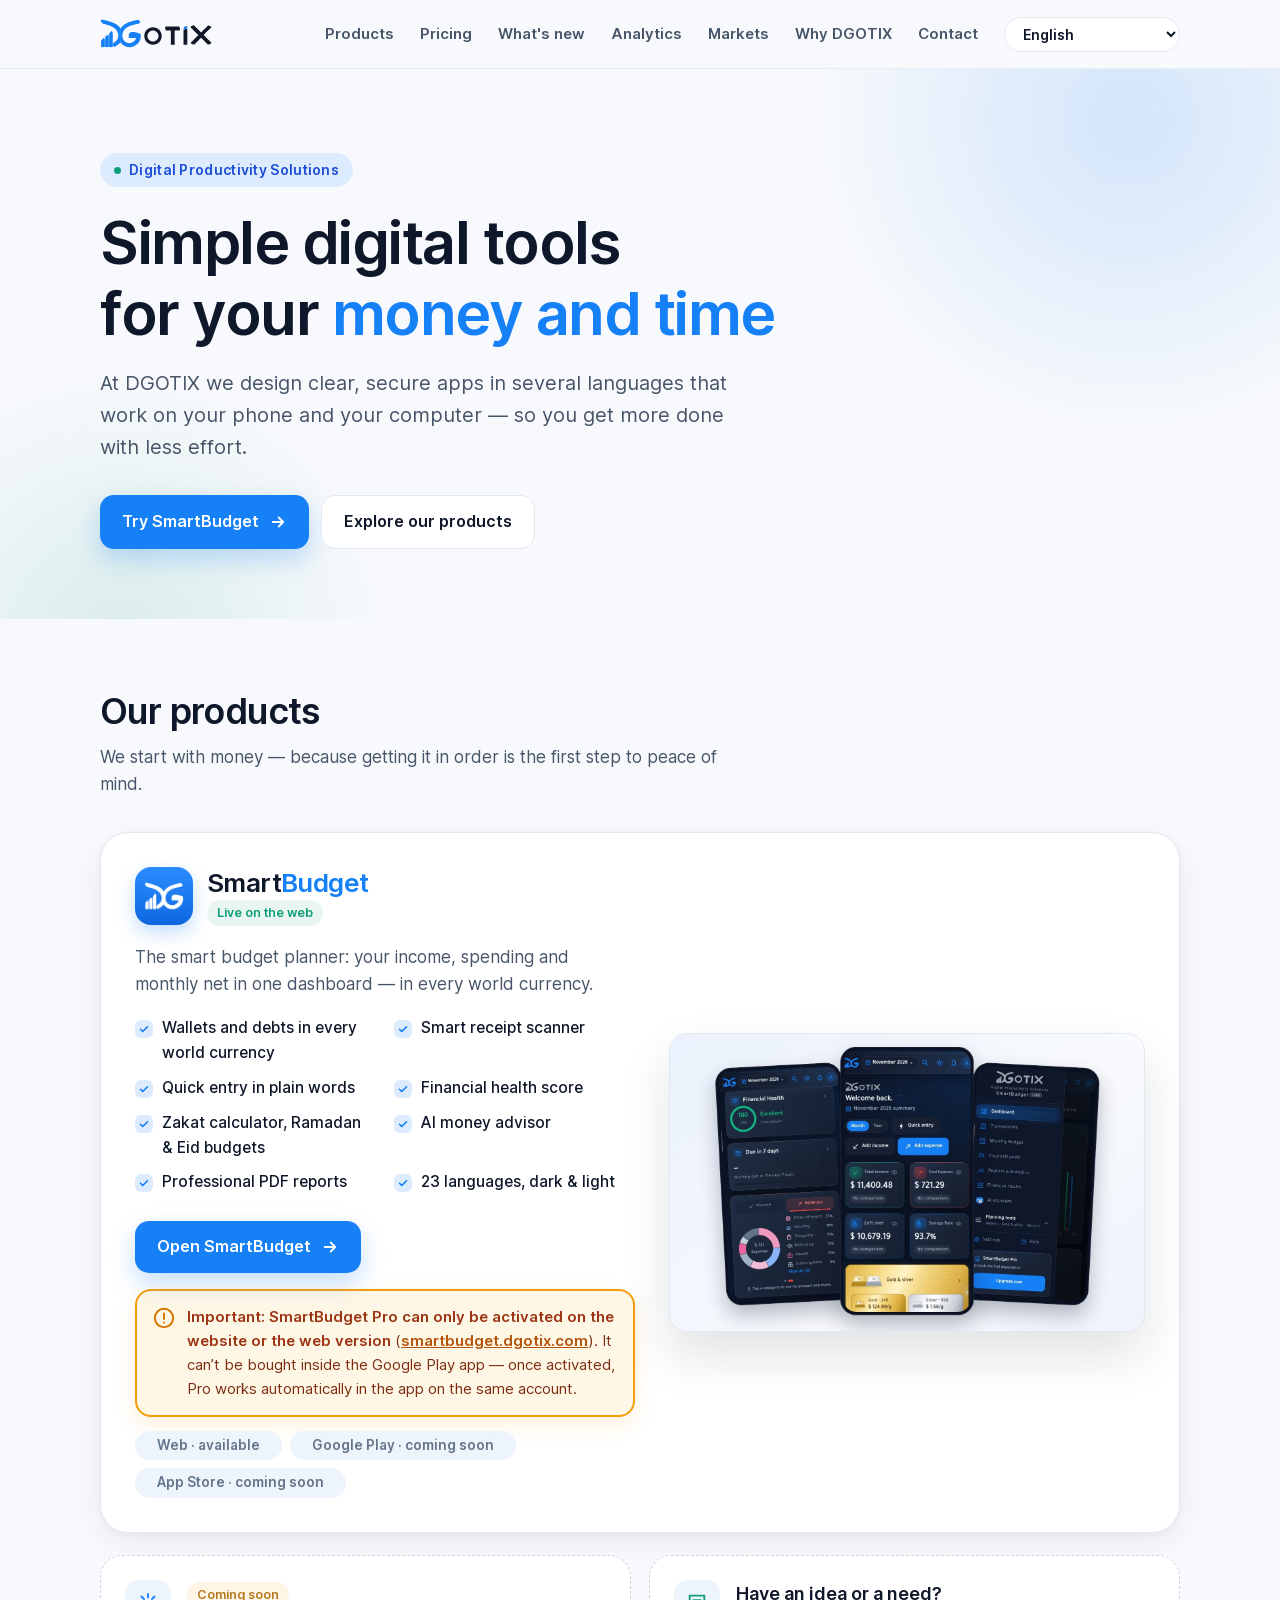
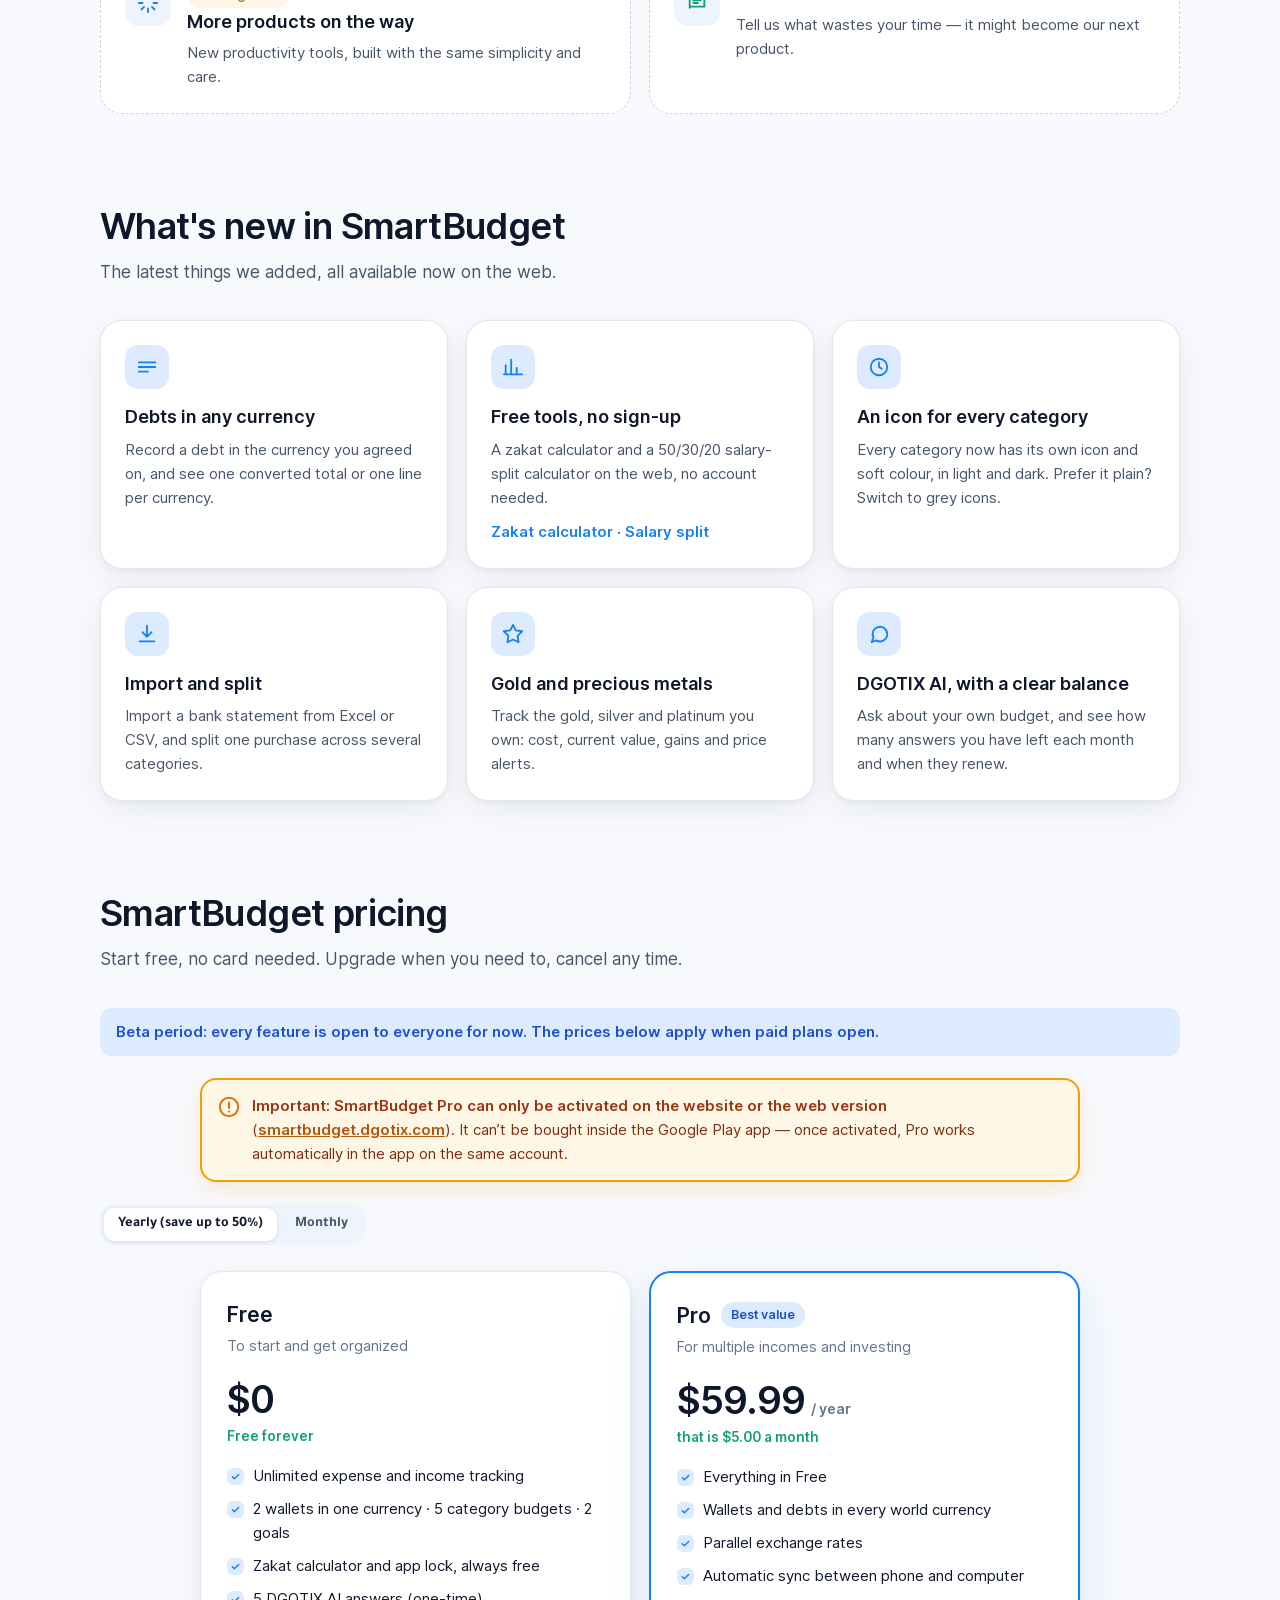
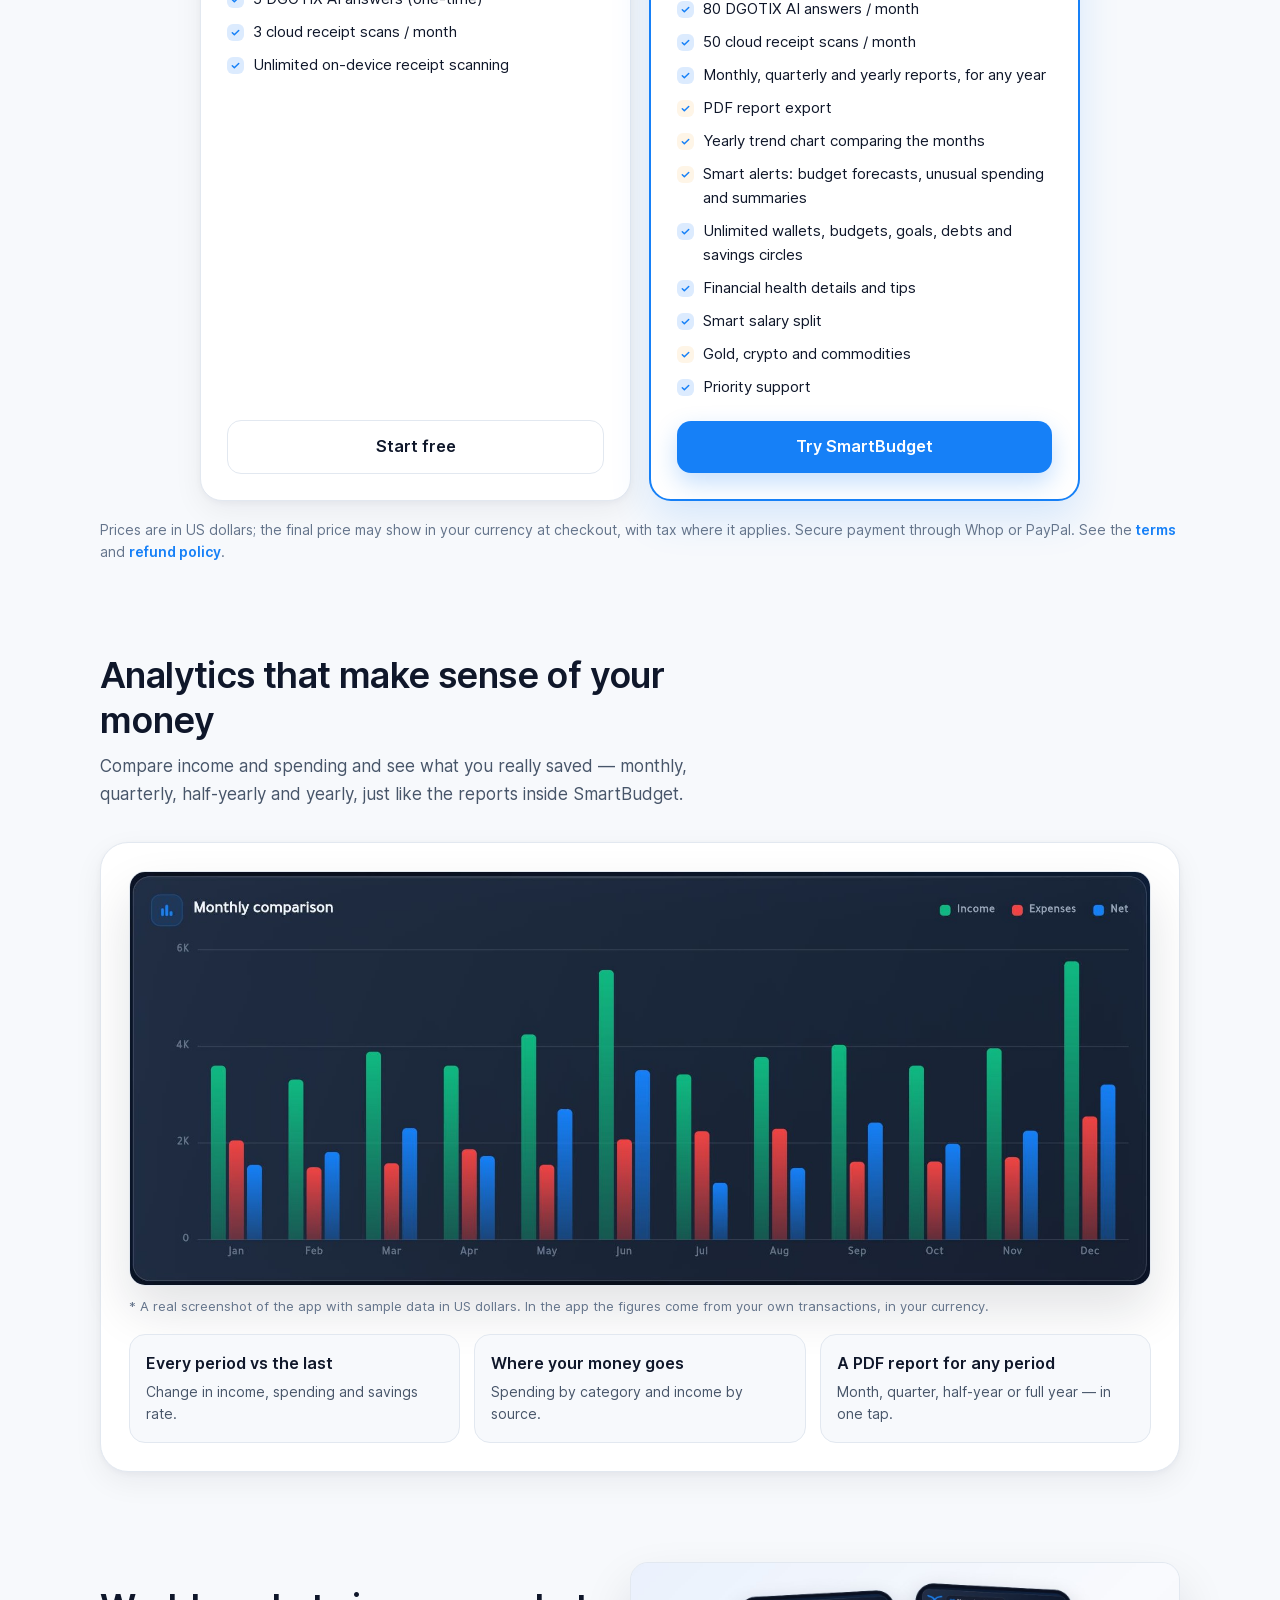
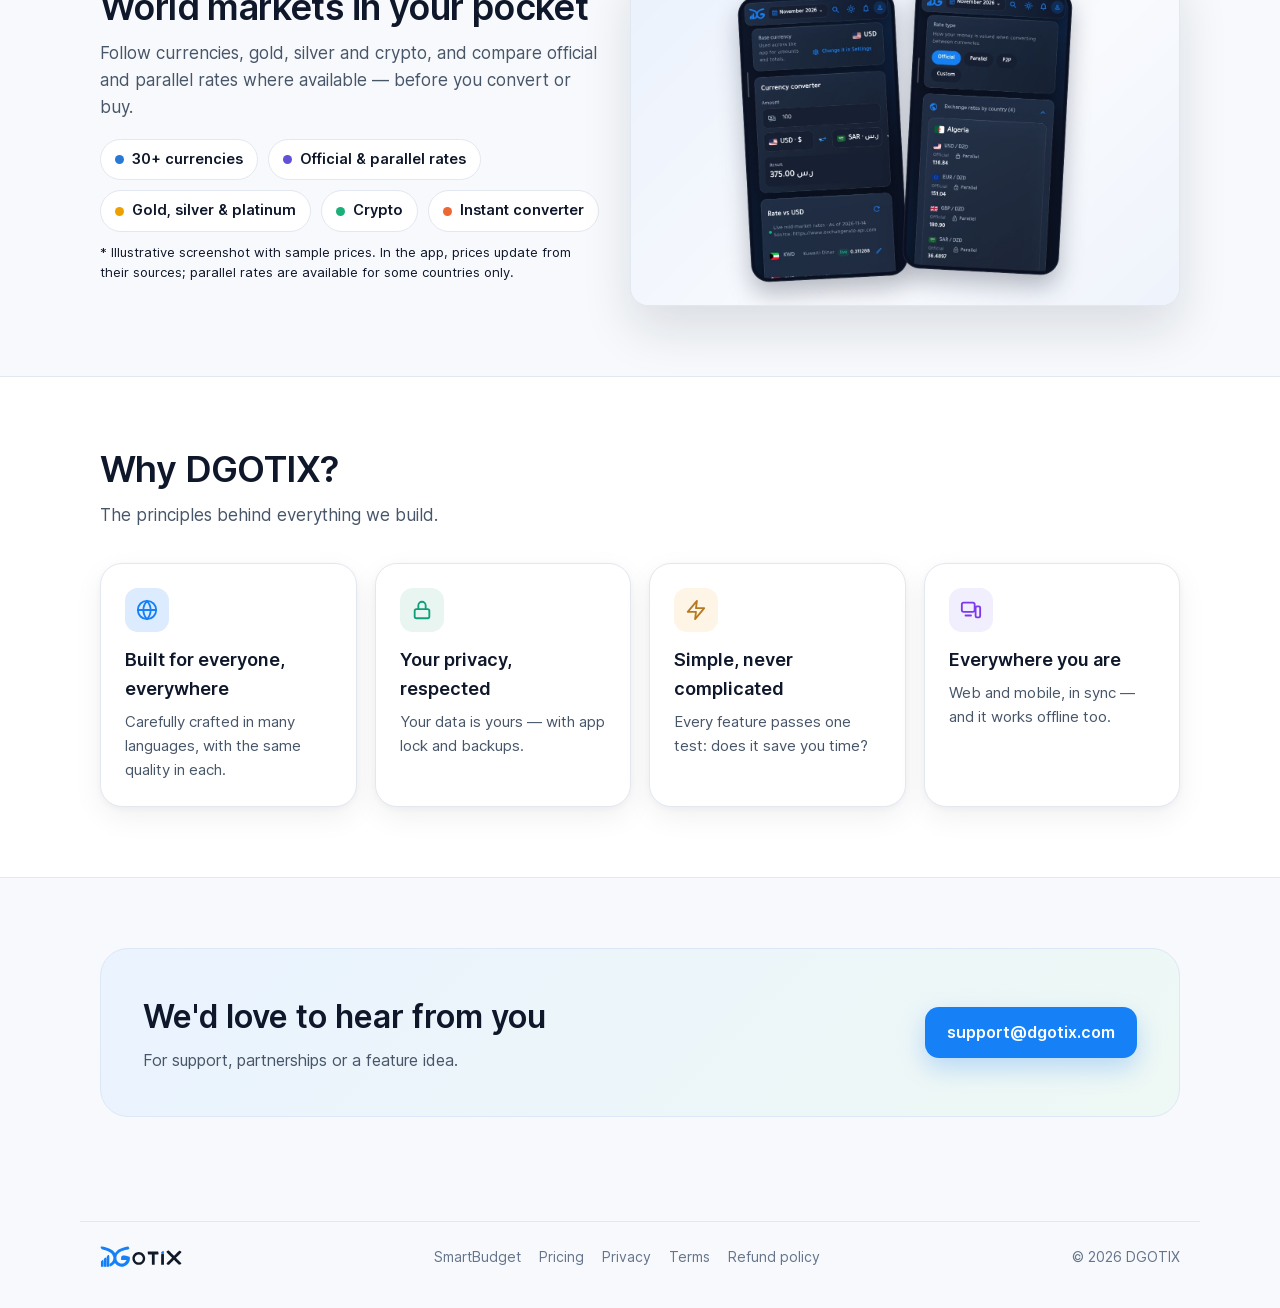
<file: index.html>
<!doctype html>
<html lang="en" dir="ltr">
<head>
<meta charset="utf-8">
<meta name="referrer" content="strict-origin-when-cross-origin">
<meta name="viewport" content="width=device-width, initial-scale=1">
<title>DGOTIX — Digital Productivity Solutions</title>
<meta name="description" content="DGOTIX builds simple, secure apps in many languages that help you organise your money and time — starting with SmartBudget, the smart budget planner.">
<link rel="canonical" href="https://dgotix.com/">
<meta http-equiv="Content-Security-Policy" content="default-src 'self'; script-src 'self'; style-src 'self' 'unsafe-inline'; img-src 'self' data:; font-src 'self'; connect-src 'self'; object-src 'none'; base-uri 'self'; form-action 'none'; upgrade-insecure-requests">

<meta property="og:type" content="website">
<meta property="og:url" content="https://dgotix.com/">
<meta property="og:title" content="DGOTIX — Digital Productivity Solutions">
<meta property="og:description" content="Simple apps in many languages for your money and time. Starting with SmartBudget, the smart budget planner.">
<meta property="og:image" content="https://dgotix.com/og-image.jpg">
<meta name="twitter:card" content="summary_large_image">
<link rel="icon" type="image/png" href="smartbudget-icon.png">
<style>
  @font-face{font-family:Tajawal;src:url(fonts/Tajawal-Regular.ttf) format('truetype');font-weight:400;font-display:swap}
  @font-face{font-family:Tajawal;src:url(fonts/Tajawal-Medium.ttf) format('truetype');font-weight:500;font-display:swap}
  @font-face{font-family:Tajawal;src:url(fonts/Tajawal-Bold.ttf) format('truetype');font-weight:700;font-display:swap}
  @font-face{font-family:Tajawal;src:url(fonts/Tajawal-ExtraBold.ttf) format('truetype');font-weight:800;font-display:swap}
  @font-face{font-family:Tajawal;src:url(fonts/Tajawal-Black.ttf) format('truetype');font-weight:900;font-display:swap}
  @font-face{font-family:'Noto Naskh Arabic';src:url(fonts/NotoNaskhArabic-Regular.ttf) format('truetype');font-weight:400;font-display:swap}
  @font-face{font-family:'Noto Naskh Arabic';src:url(fonts/NotoNaskhArabic-Bold.ttf) format('truetype');font-weight:700;font-display:swap}
  @font-face{font-family:Inter;src:url(fonts/Inter-Regular.ttf) format('truetype');font-weight:400;font-display:swap}
  @font-face{font-family:Inter;src:url(fonts/Inter-Medium.ttf) format('truetype');font-weight:500;font-display:swap}
  @font-face{font-family:Inter;src:url(fonts/Inter-SemiBold.ttf) format('truetype');font-weight:600;font-display:swap}
  @font-face{font-family:Inter;src:url(fonts/Inter-SemiBold.ttf) format('truetype');font-weight:700;font-display:swap}
  :root{
    --bg:#F7F9FC; --surface:#FFFFFF; --soft:#EEF4FB; --mint:#E8F5F0;
    --ink:#0F172A; --body:#475569; --muted:#64748B; --line:#E2E8F0;
    --brand:#1680F7; --brand-soft:#DCEBFE; --teal:#0F9F7A; --amber:#B7791F;
    --shadow:0 10px 30px rgba(15,23,42,.06), 0 2px 6px rgba(15,23,42,.04);
    --radius:22px;
  }
  *{box-sizing:border-box;margin:0;padding:0}
  html{scroll-behavior:smooth;scroll-padding-top:80px}
  body{font-family:Tajawal,Inter,system-ui,sans-serif;background:var(--bg);color:var(--ink);line-height:1.7;-webkit-font-smoothing:antialiased}
  html[lang=en] body,html[lang=fr] body,html[lang=id] body,html[lang=es] body,html[lang=tr] body,html[lang=ms] body{font-family:Inter,Tajawal,system-ui,sans-serif;line-height:1.6}
  html[lang=ur] body{font-family:'Noto Naskh Arabic',Tajawal,system-ui,sans-serif;line-height:1.9}
  a{color:inherit;text-decoration:none}
  img{max-width:100%;height:auto;display:block}
  .wrap{max-width:1120px;margin:0 auto;padding:0 20px}
  html:not([lang=en]) [data-en],html:not([lang=fr]) [data-fr],html:not([lang=id]) [data-id],html:not([lang=es]) [data-es],html:not([lang=tr]) [data-tr],html:not([lang=ms]) [data-ms],html:not([lang=ur]) [data-ur],html[lang=en] [data-ar],html[lang=fr] [data-ar],html[lang=id] [data-ar],html[lang=es] [data-ar],html[lang=tr] [data-ar],html[lang=ms] [data-ar],html[lang=ur] [data-ar]{display:none!important}

  /* header */
  header{position:sticky;top:0;z-index:20;background:rgba(247,249,252,.82);backdrop-filter:saturate(1.4) blur(12px);-webkit-backdrop-filter:saturate(1.4) blur(12px);border-bottom:1px solid rgba(226,232,240,.7)}
  .nav{display:flex;align-items:center;justify-content:space-between;height:68px;gap:16px}
  .logo{height:30px!important;width:auto;direction:ltr}
  .nav-links{display:flex;align-items:center;gap:26px;font-weight:600;font-size:15px;color:var(--body)}
  .nav-links a:hover{color:var(--brand)}
  .lang{border:1px solid var(--line);background:var(--surface);border-radius:999px;padding:7px 14px;font:600 14px Inter,Tajawal,sans-serif;color:var(--ink);cursor:pointer}
  .lang:hover{border-color:var(--brand);color:var(--brand)}

  /* hero */
  .hero{position:relative;overflow:hidden;padding:84px 0 70px}
  .hero::before,.hero::after{content:"";position:absolute;border-radius:50%;filter:blur(10px);z-index:-1}
  .hero::before{width:620px;height:620px;top:-260px;inset-inline-end:-160px;background:radial-gradient(closest-side,rgba(22,128,247,.16),rgba(22,128,247,0))}
  .hero::after{width:520px;height:520px;bottom:-280px;inset-inline-start:-140px;background:radial-gradient(closest-side,rgba(15,159,122,.13),rgba(15,159,122,0))}
  .eyebrow{display:inline-flex;align-items:center;gap:8px;background:var(--brand-soft);color:#1D4ED8;font-weight:700;font-size:14px;border-radius:999px;padding:6px 14px;font-family:Inter,Tajawal,sans-serif;letter-spacing:.3px}
  .eyebrow i{width:7px;height:7px;border-radius:50%;background:var(--teal);display:inline-block}
  h1{font-size:clamp(34px,6vw,60px);line-height:1.18;font-weight:900;margin:20px 0 18px;letter-spacing:-.5px}
  html[lang=en] h1,html[lang=fr] h1,html[lang=id] h1,html[lang=es] h1,html[lang=tr] h1,html[lang=ms] h1{font-weight:700;letter-spacing:-1.5px}
  h1 em{font-style:normal;color:var(--brand)}
  .lead{font-size:clamp(17px,2.2vw,20px);color:var(--body);max-width:640px}
  .cta{display:flex;flex-wrap:wrap;gap:12px;margin-top:32px}
  .btn{display:inline-flex;align-items:center;gap:10px;font-weight:700;font-size:16px;border-radius:14px;padding:13px 22px;transition:transform .15s ease, box-shadow .15s ease}
  .btn:hover{transform:translateY(-1px)}
  .btn-primary{background:var(--brand);color:#fff;box-shadow:0 10px 24px rgba(22,128,247,.25)}
  [hidden]{display:none!important}
  .gplay{display:inline-flex;align-items:center;gap:11px;background:#000;color:#fff;border:1px solid #A6A6A6;border-radius:12px;padding:8px 18px 8px 14px;min-height:52px;line-height:1.1;transition:transform .15s ease, box-shadow .15s ease}
  .gplay:hover{transform:translateY(-1px);box-shadow:0 10px 24px rgba(15,23,42,.22)}
  .gplay svg{flex:none}
  .gplay small{display:block;font-size:11px;font-weight:600;letter-spacing:.3px;opacity:.9}
  .gplay b{display:block;font-family:Inter,Tajawal,sans-serif;font-size:20px;font-weight:600;letter-spacing:-.2px}
  [dir=rtl] .gplay{padding:8px 14px 8px 18px}
  .pro-web{display:flex;gap:12px;align-items:flex-start;background:#FFF7E6;border:2px solid #F59E0B;border-radius:16px;padding:14px 16px;margin-top:16px;color:#7C2D12;font-size:15px;line-height:1.6;box-shadow:0 8px 20px rgba(245,158,11,.15)}
  .pro-web svg{flex:none;margin-top:2px}
  .pro-web b{color:#9A3412}
  .pro-web a{color:#B45309;font-weight:800;text-decoration:underline;direction:ltr;unicode-bidi:isolate}
  #pricing .pro-web{max-width:880px;margin:0 auto 22px}
  .gplay-note{font-size:14px;color:var(--muted);font-weight:600;margin-top:14px}
  .btn-ghost{background:var(--surface);border:1px solid var(--line);color:var(--ink)}
  .arrow{display:inline-block} [dir=rtl] .arrow{transform:scaleX(-1)}

  section{padding:70px 0}
  .sec-head{max-width:640px;margin-bottom:34px}
  .sec-head h2{font-size:clamp(26px,3.6vw,36px);font-weight:900;line-height:1.25}
  html[lang=en] .sec-head h2,html[lang=fr] .sec-head h2,html[lang=id] .sec-head h2,html[lang=es] .sec-head h2,html[lang=tr] .sec-head h2,html[lang=ms] .sec-head h2{font-weight:700;letter-spacing:-.6px}
  .sec-head p{color:var(--body);margin-top:10px;font-size:17px}

  /* products */
  .product{display:grid;grid-template-columns:1.05fr 1fr;gap:34px;align-items:center;background:var(--surface);border:1px solid var(--line);border-radius:28px;padding:34px;box-shadow:var(--shadow)}
  .p-top{display:flex;align-items:center;gap:14px}
  .p-top img{width:58px;height:58px!important;border-radius:16px;box-shadow:0 8px 18px rgba(22,128,247,.25)}
  .p-name{font:700 26px Inter,sans-serif;letter-spacing:-.6px;direction:ltr}
  .p-name b{color:var(--brand);font-weight:700}
  .badge{display:inline-block;font-size:12.5px;font-weight:700;border-radius:999px;padding:3px 10px;margin-top:2px}
  .badge.live{background:var(--mint);color:var(--teal)}
  .badge.soon{background:#FEF5E7;color:var(--amber)}
  .p-desc{color:var(--body);margin:18px 0 18px;font-size:17px}
  .feats{list-style:none;display:grid;grid-template-columns:1fr 1fr;gap:10px 18px;margin-bottom:26px}
  .feats li{display:flex;gap:9px;align-items:flex-start;font-size:15.5px;color:var(--ink);font-weight:500}
  .feats li::before{content:"";flex:none;width:18px;height:18px;margin-top:4px;border-radius:6px;background:var(--brand-soft) url("data:image/svg+xml,%3Csvg xmlns='http://www.w3.org/2000/svg' viewBox='0 0 24 24' fill='none' stroke='%231680F7' stroke-width='3.2' stroke-linecap='round' stroke-linejoin='round'%3E%3Cpath d='M5 12.5l4.5 4.5L19 7.5'/%3E%3C/svg%3E") center/12px no-repeat}
  .shot{border-radius:18px;overflow:hidden;border:1px solid var(--line);box-shadow:0 24px 50px rgba(15,23,42,.12);background:var(--soft)}
  .platforms{display:flex;flex-wrap:wrap;gap:8px;margin-top:14px;font-size:13.5px;color:var(--muted);font-weight:600}
  .platforms span{background:var(--soft);border-radius:999px;padding:4px 11px}

  .soon-grid{display:grid;grid-template-columns:repeat(2,1fr);gap:18px;margin-top:22px}
  .soon-card{background:var(--surface);border:1px dashed #CBD5E1;border-radius:var(--radius);padding:24px;display:flex;gap:16px;align-items:flex-start}
  .soon-ic{flex:none;width:46px;height:46px;border-radius:14px;background:var(--soft);display:flex;align-items:center;justify-content:center}
  .soon-card h3{font-size:18px;font-weight:800}
  .soon-card p{color:var(--body);font-size:15px;margin-top:4px}

  /* values */
  .values{display:grid;grid-template-columns:repeat(4,1fr);gap:18px}
  .val{background:var(--surface);border:1px solid var(--line);border-radius:var(--radius);padding:24px;box-shadow:var(--shadow)}
  .val .ic{width:44px;height:44px;border-radius:13px;display:flex;align-items:center;justify-content:center;margin-bottom:14px}
  .val h3{font-size:18px;font-weight:800;margin-bottom:6px}
  .val p{color:var(--body);font-size:15px}

  /* contact */
  .contact{background:linear-gradient(135deg,#EAF3FF 0%,#EEF8F4 100%);border:1px solid #DCE8F7;border-radius:28px;padding:42px;display:flex;align-items:center;justify-content:space-between;gap:24px;flex-wrap:wrap}
  .contact h2{font-size:clamp(24px,3.2vw,32px);font-weight:900}
  html[lang=en] .contact h2,html[lang=fr] .contact h2,html[lang=id] .contact h2,html[lang=es] .contact h2,html[lang=tr] .contact h2,html[lang=ms] .contact h2{font-weight:700}
  .contact p{color:var(--body);margin-top:6px}

  footer{padding:34px 0 40px;color:var(--muted);font-size:14px}
  .foot{display:flex;justify-content:space-between;align-items:center;gap:16px;flex-wrap:wrap;border-top:1px solid var(--line);padding-top:24px}
  .foot img{height:22px!important;width:auto}
  .foot nav{display:flex;gap:18px;flex-wrap:wrap}
  .foot a:hover{color:var(--brand)}


  /* analytics */
  .viz-root{--surface-1:#FFFFFF;--text-primary:#0F172A;--text-secondary:#475569;--text-muted:#64748B;--grid:#EEF2F7;--axis:#CBD5E1;
    --s-income:#2a78d6;--s-expense:#eb6834;--s-saving:#1baf7a}
  .viz-card{background:var(--surface-1);border:1px solid var(--line);border-radius:28px;padding:28px;box-shadow:var(--shadow)}
  .seg{display:inline-flex;background:var(--soft);border-radius:14px;padding:4px;gap:4px;flex-wrap:wrap}
  .seg button{border:0;background:transparent;font:700 14.5px Tajawal,Inter,sans-serif;color:var(--body);padding:8px 14px;border-radius:10px;cursor:pointer}
  .seg button[aria-pressed=true]{background:#fff;color:var(--ink);box-shadow:0 1px 4px rgba(15,23,42,.10)}
  .seg button:focus-visible{outline:2px solid var(--brand);outline-offset:2px}
  .kpis{display:grid;grid-template-columns:repeat(4,1fr);gap:12px;margin:22px 0 8px}
  .kpi{background:var(--bg);border:1px solid var(--line);border-radius:16px;padding:14px 16px}
  .kpi .k{font-size:13.5px;color:var(--text-secondary);font-weight:700;display:flex;align-items:center;gap:8px}
  .kpi .k i{width:10px;height:10px;border-radius:3px;display:inline-block}
  .kpi .k i.line{height:3px;border-radius:2px;width:14px}
  .kpi .v{font:700 24px Inter,sans-serif;letter-spacing:-.5px;color:var(--text-primary);margin-top:4px;direction:ltr;text-align:start}
  html[dir=rtl] .kpi .v{text-align:right}
  .kpi .v small{font-size:13px;color:var(--text-muted);font-weight:600;margin-inline-start:4px}
  .legend{display:flex;gap:18px;flex-wrap:wrap;font-size:14px;color:var(--text-secondary);font-weight:600;margin:14px 0 4px}
  .legend span{display:inline-flex;align-items:center;gap:8px}
  .legend i{width:12px;height:12px;border-radius:3px;display:inline-block}
  .legend i.line{height:3px;width:18px;border-radius:2px}
  .chart-wrap{position:relative}
  #chart{width:100%;height:auto;display:block;overflow:visible;direction:ltr}
  #chart text{font:500 12px Inter,Tajawal,sans-serif;fill:var(--text-muted)}
  #chart .hit{fill:transparent;cursor:pointer}
  #chart .hit:focus{outline:none}
  #chart .grp.on rect.bar{filter:brightness(1.08)}
  #chart .hl{fill:#F1F5F9;opacity:0}
  #chart .grp.on .hl{opacity:1}
  .tip{position:absolute;pointer-events:none;background:#fff;border:1px solid var(--line);border-radius:12px;box-shadow:0 10px 24px rgba(15,23,42,.12);padding:10px 12px;font-size:13px;min-width:170px;opacity:0;transform:translateY(4px);transition:opacity .12s,transform .12s;z-index:5}
  .tip.on{opacity:1;transform:none}
  .tip .t{font-weight:800;color:var(--text-primary);margin-bottom:6px}
  .tip .r{display:flex;align-items:center;gap:8px;justify-content:space-between;margin-top:3px;color:var(--text-secondary)}
  .tip .r b{font:700 13.5px Inter,sans-serif;color:var(--text-primary);direction:ltr}
  .tip .r i{width:12px;height:3px;border-radius:2px;display:inline-block}
  .note{font-size:13px;color:var(--text-muted);margin-top:10px}
  details.tbl{margin-top:12px}
  details.tbl summary{cursor:pointer;font-weight:700;font-size:14px;color:var(--brand)}
  details.tbl table{width:100%;border-collapse:collapse;margin-top:10px;font-size:14px}
  details.tbl th,details.tbl td{padding:8px 6px;border-bottom:1px solid var(--line);text-align:start}
  details.tbl td.n{font-family:Inter,sans-serif;direction:ltr;text-align:end}
  .an-grid{display:grid;grid-template-columns:1fr 1fr 1fr;gap:14px;margin-top:18px}
  .an{background:var(--bg);border:1px solid var(--line);border-radius:16px;padding:16px}
  .an h3{font-size:16px;font-weight:800}
  .an p{font-size:14px;color:var(--body);margin-top:4px}

  /* markets */
  .mk{display:grid;grid-template-columns:1fr 1.1fr;gap:30px;align-items:center}
  .chips{display:flex;flex-wrap:wrap;gap:10px;margin:18px 0 8px}
  .chip{display:inline-flex;align-items:center;gap:8px;background:var(--surface);border:1px solid var(--line);border-radius:999px;padding:8px 14px;font-weight:700;font-size:14.5px}
  .chip i{width:9px;height:9px;border-radius:50%}
  @media (max-width:880px){.kpis{grid-template-columns:1fr 1fr}.an-grid{grid-template-columns:1fr}.mk{grid-template-columns:1fr}}
  @media (max-width:560px){.viz-card{padding:18px}.kpi .v{font-size:20px}.seg button{padding:7px 10px;font-size:13.5px}}
  @media (max-width:880px){
    .product{grid-template-columns:1fr;padding:24px}
    .values{grid-template-columns:1fr 1fr}
    .nav-links a{display:none}
  }
  @media (max-width:560px){
    .hero{padding:56px 0 40px}
    section{padding:48px 0}
    .feats,.soon-grid,.values{grid-template-columns:1fr}
    .contact{padding:28px}
    .logo{height:26px}
  }
  /* pricing */
  .bill{margin:0 0 26px}
  .plans{display:grid;grid-template-columns:repeat(2,1fr);gap:18px;align-items:stretch;max-width:880px;margin-inline:auto}
  .beta{background:var(--brand-soft);color:#1D4ED8;border-radius:12px;padding:12px 16px;font-weight:700;font-size:15px;margin:0 0 22px}
  .news{display:grid;grid-template-columns:repeat(3,1fr);gap:18px}
  .nlinks{margin-top:10px;font-weight:700;font-size:14.5px}
  .nlinks a{color:var(--brand)}
  @media (max-width:880px){.news{grid-template-columns:1fr 1fr}}
  @media (max-width:560px){.news{grid-template-columns:1fr}}
  .plan{background:var(--surface);border:1px solid var(--line);border-radius:var(--radius);padding:26px;box-shadow:var(--shadow);display:flex;flex-direction:column}
  .plan.best{border:2px solid var(--brand);box-shadow:0 18px 40px rgba(22,128,247,.14)}
  .plan h3{font-size:21px;font-weight:900;display:flex;align-items:center;gap:10px;flex-wrap:wrap}
  .plan .tag{font-size:12.5px;font-weight:700;border-radius:999px;padding:3px 10px;background:var(--brand-soft);color:#1D4ED8}
  .plan .for{color:var(--muted);font-size:14.5px;margin-top:4px}
  .price{margin:18px 0 4px;display:flex;align-items:baseline;gap:6px;direction:ltr;justify-content:flex-end}
  [dir=ltr] .price{justify-content:flex-start}
  .price b{font:700 38px Inter,sans-serif;letter-spacing:-1px;color:var(--ink)}
  .price small{font:600 14px Inter,Tajawal,sans-serif;color:var(--muted)}
  .per{font-size:13.5px;color:var(--teal);font-weight:700;min-height:20px}
  .plan ul{list-style:none;margin:16px 0 22px;display:grid;gap:9px;flex:1;align-content:start}
  .plan li{display:flex;gap:9px;font-size:15px;color:var(--ink)}
  .plan li::before{content:"";flex:none;width:17px;height:17px;margin-top:4px;border-radius:6px;background:var(--brand-soft) url("data:image/svg+xml,%3Csvg xmlns='http://www.w3.org/2000/svg' viewBox='0 0 24 24' fill='none' stroke='%231680F7' stroke-width='3.2' stroke-linecap='round' stroke-linejoin='round'%3E%3Cpath d='M5 12.5l4.5 4.5L19 7.5'/%3E%3C/svg%3E") center/11px no-repeat}
  .plan li.star::before{background-color:#FEF5E7}
  .plan .btn{justify-content:center}
  .price-note{color:var(--muted);font-size:14px;margin-top:18px}
  .price-note a{color:var(--brand);font-weight:700}
  @media (max-width:880px){.plans{grid-template-columns:1fr}}
  @media (prefers-reduced-motion:reduce){html{scroll-behavior:auto}.btn{transition:none}}
</style>
</head>
<body>

<header>
  <div class="wrap nav">
    <a href="#top" aria-label="DGOTIX"><img class="logo" src="logo.svg" alt="DGOTIX"></a>
    <div class="nav-links">
      <a href="#products"><span data-ar>المنتجات</span><span data-en>Products</span><span data-fr>Produits</span><span data-id>Produk</span><span data-es>Productos</span><span data-tr>Ürünler</span><span data-ms>Produk</span><span data-ur>پروڈکٹس</span></a>
      <a href="#pricing"><span data-ar>الأسعار</span><span data-en>Pricing</span><span data-fr>Tarifs</span><span data-id>Harga</span><span data-es>Precios</span><span data-tr>Fiyatlar</span><span data-ms>Harga</span><span data-ur>قیمتیں</span></a>
      <a href="#news"><span data-ar>الجديد</span><span data-en>What's new</span><span data-fr>Nouveautés</span><span data-id>Terbaru</span><span data-es>Novedades</span><span data-tr>Yenilikler</span><span data-ms>Terbaru</span><span data-ur>نیا</span></a>
      <a href="#analytics"><span data-ar>التحليلات</span><span data-en>Analytics</span><span data-fr>Analyses</span><span data-id>Analisis</span><span data-es>Análisis</span><span data-tr>Analizler</span><span data-ms>Analisis</span><span data-ur>تجزیہ</span></a>
      <a href="#markets"><span data-ar>الأسواق</span><span data-en>Markets</span><span data-fr>Marchés</span><span data-id>Pasar</span><span data-es>Mercados</span><span data-tr>Piyasalar</span><span data-ms>Pasaran</span><span data-ur>مارکیٹیں</span></a>
      <a href="#why"><span data-ar>لماذا DGOTIX</span><span data-en>Why DGOTIX</span><span data-fr>Pourquoi DGOTIX</span><span data-id>Mengapa DGOTIX</span><span data-es>Por qué DGOTIX</span><span data-tr>Neden DGOTIX</span><span data-ms>Kenapa DGOTIX</span><span data-ur>DGOTIX کیوں</span></a>
      <a href="#contact"><span data-ar>تواصل معنا</span><span data-en>Contact</span><span data-fr>Contact</span><span data-id>Kontak</span><span data-es>Contacto</span><span data-tr>İletişim</span><span data-ms>Hubungi</span><span data-ur>رابطہ</span></a>
      <select class="lang" id="lang" aria-label="اللغة · Language · Langue · Bahasa · Idioma · Dil · زبان"><option value="en">English</option><option value="fr">Français</option><option value="es">Español</option><option value="id">Bahasa Indonesia</option><option value="ms">Bahasa Melayu</option><option value="tr">Türkçe</option><option value="ar">العربية</option><option value="ur">اردو</option></select>
    </div>
  </div>
</header>

<main id="top">
  <!-- Hero -->
  <div class="hero">
    <div class="wrap">
      <span class="eyebrow"><i></i>Digital Productivity Solutions</span>
      <h1>
        <span data-ar>أدوات رقمية بسيطة<br>تنظّم <em>مالك ووقتك</em></span>
        <span data-en>Simple digital tools<br>for your <em>money and time</em></span><span data-fr>Des outils numériques simples<br>pour votre <em>argent et votre temps</em></span><span data-id>Alat digital sederhana<br>untuk <em>uang dan waktu Anda</em></span><span data-es>Herramientas digitales sencillas<br>para tu <em>dinero y tu tiempo</em></span><span data-tr>Paran ve zamanın için<br><em>basit dijital araçlar</em></span><span data-ms>Alat digital yang mudah<br>untuk <em>wang dan masa</em> anda</span><span data-ur>آپ کے <em>پیسے اور وقت</em> کے لیے<br>آسان ڈیجیٹل ٹولز</span>
      </h1>
      <p class="lead">
        <span data-ar>في DGOTIX نصمّم تطبيقات واضحة وآمنة بلغات كثيرة، تعمل على الجوال والكمبيوتر، لتنجز أكثر بجهد أقل.</span>
        <span data-en>At DGOTIX we design clear, secure apps in several languages that work on your phone and your computer — so you get more done with less effort.</span><span data-fr>Chez DGOTIX, nous concevons des applications claires et sûres, en plusieurs langues, qui fonctionnent sur votre téléphone et votre ordinateur : pour en faire plus avec moins d'effort.</span><span data-id>Di DGOTIX kami merancang aplikasi yang jelas dan aman dalam beberapa bahasa, yang berjalan di ponsel dan komputer Anda — agar lebih banyak yang selesai dengan usaha lebih sedikit.</span><span data-es>En DGOTIX diseñamos apps claras y seguras en varios idiomas, que funcionan en tu móvil y en tu ordenador, para que hagas más con menos esfuerzo.</span><span data-tr>DGOTIX'te birçok dilde, telefonunda ve bilgisayarında çalışan sade ve güvenli uygulamalar tasarlıyoruz — daha az çabayla daha fazlasını yapman için.</span><span data-ms>Di DGOTIX kami mereka aplikasi yang jelas dan selamat dalam pelbagai bahasa, berfungsi pada telefon dan komputer anda — supaya anda capai lebih banyak dengan usaha yang kurang.</span><span data-ur>DGOTIX میں ہم کئی زبانوں میں واضح اور محفوظ ایپس بناتے ہیں جو آپ کے فون اور کمپیوٹر پر چلتی ہیں — تاکہ آپ کم محنت سے زیادہ کام کر سکیں۔</span>
      </p>
      <div class="cta">
        <a class="btn btn-primary" href="https://smartbudget.dgotix.com/">
          <span data-ar>جرّب SmartBudget</span><span data-en>Try SmartBudget</span><span data-fr>Essayer SmartBudget</span><span data-id>Coba SmartBudget</span><span data-es>Prueba SmartBudget</span><span data-tr>SmartBudget'ı dene</span><span data-ms>Cuba SmartBudget</span><span data-ur>SmartBudget آزمائیں</span>
          <svg class="arrow" width="18" height="18" viewBox="0 0 24 24" fill="none" stroke="currentColor" stroke-width="2.4" stroke-linecap="round" stroke-linejoin="round"><path d="M5 12h14M13 6l6 6-6 6"/></svg>
        </a>
        <a class="btn btn-ghost" href="#products"><span data-ar>تعرّف على منتجاتنا</span><span data-en>Explore our products</span><span data-fr>Découvrir nos produits</span><span data-id>Lihat produk kami</span><span data-es>Descubre nuestros productos</span><span data-tr>Ürünlerimizi keşfet</span><span data-ms>Terokai produk kami</span><span data-ur>ہماری پروڈکٹس دیکھیں</span></a>
        <a class="gplay" hidden href="https://play.google.com/store/apps/details?id=com.dgotix.smartbudget" target="_blank" rel="noopener" aria-label="Google Play — SmartBudget"><svg width="26" height="28" viewBox="0 0 26 28" aria-hidden="true"><path d="M2 1.6 24 14 2 26.4c-.6.3-1.2-.1-1.2-.8V2.4c0-.7.6-1.1 1.2-.8z" fill="#fff"/></svg><span><small><span data-ar>احصل عليه من</span><span data-en>GET IT ON</span><span data-fr>DISPONIBLE SUR</span><span data-id>TEMUKAN DI</span><span data-es>DISPONIBLE EN</span><span data-tr>HEMEN İNDİRİN</span><span data-ms>DAPATKANNYA DI</span><span data-ur>حاصل کریں</span></small><b>Google Play</b></span></a>
      </div>
    </div>
  </div>

  <!-- Products -->
  <section id="products">
    <div class="wrap">
      <div class="sec-head">
        <h2><span data-ar>منتجاتنا</span><span data-en>Our products</span><span data-fr>Nos produits</span><span data-id>Produk kami</span><span data-es>Nuestros productos</span><span data-tr>Ürünlerimiz</span><span data-ms>Produk kami</span><span data-ur>ہماری پروڈکٹس</span></h2>
        <p><span data-ar>نبدأ بالمال، لأن تنظيمه أول خطوة نحو راحة البال.</span><span data-en>We start with money — because getting it in order is the first step to peace of mind.</span><span data-fr>Nous commençons par l'argent : le mettre en ordre est le premier pas vers la tranquillité d'esprit.</span><span data-id>Kami mulai dari uang — karena menatanya adalah langkah pertama menuju ketenangan pikiran.</span><span data-es>Empezamos por el dinero, porque ordenarlo es el primer paso hacia la tranquilidad.</span><span data-tr>Paradan başlıyoruz — çünkü onu düzene sokmak huzura giden ilk adım.</span><span data-ms>Kami bermula dengan wang — kerana mengaturnya ialah langkah pertama ke arah ketenangan fikiran.</span><span data-ur>ہم پیسے سے شروع کرتے ہیں — کیونکہ اسے ترتیب دینا ذہنی سکون کی طرف پہلا قدم ہے۔</span></p>
      </div>

      <article class="product">
        <div>
          <div class="p-top">
            <img src="smartbudget-icon.png" alt="">
            <div>
              <div class="p-name">Smart<b>Budget</b></div>
              <span class="badge live"><span data-ar>متاح الآن على الويب</span><span data-en>Live on the web</span><span data-fr>Disponible sur le web</span><span data-id>Tersedia di web</span><span data-es>Disponible en la web</span><span data-tr>Web'de yayında</span><span data-ms>Tersedia di web</span><span data-ur>ویب پر دستیاب</span></span>
            </div>
          </div>
          <p class="p-desc">
            <span data-ar>تطبيق الميزانية الذكي: دخلك ومصاريفك وصافي شهرك في لوحة واحدة، بكل عملات العالم.</span>
            <span data-en>The smart budget planner: your income, spending and monthly net in one dashboard — in every world currency.</span><span data-fr>Le planificateur de budget intelligent : vos revenus, vos dépenses et votre solde mensuel dans un seul tableau de bord, dans toutes les devises du monde.</span><span data-id>Perencana anggaran cerdas: pemasukan, pengeluaran, dan saldo bulanan Anda dalam satu dasbor — dalam semua mata uang dunia.</span><span data-es>El planificador de presupuesto inteligente: tus ingresos, gastos y saldo mensual en un solo panel, en todas las monedas del mundo.</span><span data-tr>Akıllı bütçe planlayıcısı: gelirin, harcamaların ve aylık net durumun tek panelde — dünyanın her para biriminde.</span><span data-ms>Perancang bajet pintar: pendapatan, perbelanjaan dan baki bulanan anda dalam satu papan pemuka — dalam setiap mata wang dunia.</span><span data-ur>اسمارٹ بجٹ پلانر: آپ کی آمدنی، اخراجات اور ماہانہ خالص رقم ایک ڈیش بورڈ میں — دنیا کی ہر کرنسی میں۔</span>
          </p>
          <ul class="feats">
            <li><span data-ar>محافظ وديون بكل عملات العالم</span><span data-en>Wallets and debts in every world currency</span><span data-fr>Portefeuilles et dettes dans toutes les devises du monde</span><span data-id>Dompet dan utang dalam semua mata uang dunia</span><span data-es>Billeteras y deudas en todas las monedas del mundo</span><span data-tr>Dünyanın her para biriminde cüzdanlar ve borçlar</span><span data-ms>Dompet dan hutang dalam setiap mata wang dunia</span><span data-ur>دنیا کی ہر کرنسی میں والیٹس اور قرض</span></li>
            <li><span data-ar>ماسح الفواتير الذكي</span><span data-en>Smart receipt scanner</span><span data-fr>Scanner de tickets intelligent</span><span data-id>Pemindai struk cerdas</span><span data-es>Escáner de tickets inteligente</span><span data-tr>Akıllı fiş tarayıcı</span><span data-ms>Pengimbas resit pintar</span><span data-ur>اسمارٹ رسید اسکینر</span></li>
            <li><span data-ar>إدخال سريع بكلمة: «قهوة 18»</span><span data-en>Quick entry in plain words</span><span data-fr>Saisie rapide en langage courant</span><span data-id>Catat cepat dengan bahasa sehari-hari</span><span data-es>Registro rápido con tus palabras</span><span data-tr>Günlük dille hızlı giriş</span><span data-ms>Catatan pantas dengan bahasa harian</span><span data-ur>روزمرہ زبان میں فوری اندراج</span></li>
            <li><span data-ar>الصحة المالية ونصائح واضحة</span><span data-en>Financial health score</span><span data-fr>Score de santé financière</span><span data-id>Skor kesehatan keuangan</span><span data-es>Puntuación de salud financiera</span><span data-tr>Finansal sağlık puanı</span><span data-ms>Skor kesihatan kewangan</span><span data-ur>مالی صحت کا اسکور</span></li>
            <li><span data-ar>حاسبة الزكاة وميزانيات رمضان والأعياد</span><span data-en>Zakat calculator, Ramadan &amp; Eid budgets</span><span data-fr>Calcul de la zakat, budgets du Ramadan et de l'Aïd</span><span data-id>Kalkulator zakat, anggaran Ramadan &amp; Lebaran</span><span data-es>Calculadora de zakat, presupuestos de Ramadán y Eid</span><span data-tr>Zekât hesaplayıcı, Ramazan ve bayram bütçeleri</span><span data-ms>Kalkulator zakat, bajet Ramadan &amp; Hari Raya</span><span data-ur>زکوٰۃ کیلکولیٹر، رمضان اور عید کے بجٹ</span></li>
            <li><span data-ar>مستشار مالي بالذكاء الاصطناعي</span><span data-en>AI money advisor</span><span data-fr>Conseiller financier IA</span><span data-id>Penasihat keuangan AI</span><span data-es>Asesor financiero con IA</span><span data-tr>Yapay zekâ finans danışmanı</span><span data-ms>Penasihat kewangan AI</span><span data-ur>AI مالی مشیر</span></li>
            <li><span data-ar>تقارير PDF احترافية</span><span data-en>Professional PDF reports</span><span data-fr>Rapports PDF professionnels</span><span data-id>Laporan PDF profesional</span><span data-es>Informes PDF profesionales</span><span data-tr>Profesyonel PDF raporlar</span><span data-ms>Laporan PDF profesional</span><span data-ur>پیشہ ورانہ PDF رپورٹس</span></li>
            <li><span data-ar>23 لغة، داكن وفاتح</span><span data-en>23 languages, dark &amp; light</span><span data-fr>23 langues, mode sombre et clair</span><span data-id>23 bahasa, gelap &amp; terang</span><span data-es>23 idiomas, modo oscuro y claro</span><span data-tr>23 dil, koyu ve açık tema</span><span data-ms>23 bahasa, gelap &amp; cerah</span><span data-ur>23 زبانیں، ڈارک اور لائٹ</span></li>
          </ul>
          <div class="cta" style="margin-top:0">
            <a class="btn btn-primary" href="https://smartbudget.dgotix.com/">
              <span data-ar>افتح SmartBudget</span><span data-en>Open SmartBudget</span><span data-fr>Ouvrir SmartBudget</span><span data-id>Buka SmartBudget</span><span data-es>Abrir SmartBudget</span><span data-tr>SmartBudget'ı aç</span><span data-ms>Buka SmartBudget</span><span data-ur>SmartBudget کھولیں</span>
              <svg class="arrow" width="18" height="18" viewBox="0 0 24 24" fill="none" stroke="currentColor" stroke-width="2.4" stroke-linecap="round" stroke-linejoin="round"><path d="M5 12h14M13 6l6 6-6 6"/></svg>
            </a>
            <a class="gplay" hidden href="https://play.google.com/store/apps/details?id=com.dgotix.smartbudget" target="_blank" rel="noopener" aria-label="Google Play — SmartBudget"><svg width="26" height="28" viewBox="0 0 26 28" aria-hidden="true"><path d="M2 1.6 24 14 2 26.4c-.6.3-1.2-.1-1.2-.8V2.4c0-.7.6-1.1 1.2-.8z" fill="#fff"/></svg><span><small><span data-ar>احصل عليه من</span><span data-en>GET IT ON</span><span data-fr>DISPONIBLE SUR</span><span data-id>TEMUKAN DI</span><span data-es>DISPONIBLE EN</span><span data-tr>HEMEN İNDİRİN</span><span data-ms>DAPATKANNYA DI</span><span data-ur>حاصل کریں</span></small><b>Google Play</b></span></a>
          </div>
          <p class="gplay-note" hidden><span data-ar>يُرجى تحميل تطبيق SmartBudget من Google Play على هاتفك.</span><span data-en>Please download the SmartBudget app from Google Play on your phone.</span><span data-fr>Téléchargez l'application SmartBudget sur Google Play depuis votre téléphone.</span><span data-id>Silakan unduh aplikasi SmartBudget dari Google Play di ponsel Anda.</span><span data-es>Descarga la app SmartBudget desde Google Play en tu móvil.</span><span data-tr>SmartBudget uygulamasını telefonuna Google Play'den indir.</span><span data-ms>Sila muat turun aplikasi SmartBudget dari Google Play pada telefon anda.</span><span data-ur>براہِ کرم SmartBudget ایپ اپنے فون پر Google Play سے ڈاؤن لوڈ کریں۔</span></p>
          <div class="pro-web" role="note"><svg width="22" height="22" viewBox="0 0 24 24" fill="none" stroke="#D97706" stroke-width="2.2" stroke-linecap="round" stroke-linejoin="round" aria-hidden="true"><circle cx="12" cy="12" r="10"/><path d="M12 7v6M12 17h.01"/></svg><p><span data-ar><b>مهم: تفعيل اشتراك Pro يتم من الموقع أو نسخة الويب فقط</b> (<a href="https://smartbudget.dgotix.com/">smartbudget.dgotix.com</a>). لا يمكن الشراء من داخل تطبيق Google Play، وبعد التفعيل يعمل Pro تلقائياً في التطبيق على نفس حسابك.</span><span data-en><b>Important: SmartBudget Pro can only be activated on the website or the web version</b> (<a href="https://smartbudget.dgotix.com/">smartbudget.dgotix.com</a>). It can’t be bought inside the Google Play app — once activated, Pro works automatically in the app on the same account.</span><span data-fr><b>Important : SmartBudget Pro s’active uniquement sur le site ou la version web</b> (<a href="https://smartbudget.dgotix.com/">smartbudget.dgotix.com</a>). Il ne peut pas être acheté dans l’application Google Play ; une fois activé, Pro fonctionne automatiquement dans l’application avec le même compte.</span><span data-id><b>Penting: SmartBudget Pro hanya bisa diaktifkan di situs web atau versi web</b> (<a href="https://smartbudget.dgotix.com/">smartbudget.dgotix.com</a>). Pro tidak bisa dibeli di dalam aplikasi Google Play — setelah aktif, Pro langsung berfungsi di aplikasi dengan akun yang sama.</span><span data-es><b>Importante: SmartBudget Pro solo se activa en el sitio web o en la versión web</b> (<a href="https://smartbudget.dgotix.com/">smartbudget.dgotix.com</a>). No se puede comprar dentro de la app de Google Play; una vez activado, Pro funciona automáticamente en la app con la misma cuenta.</span><span data-tr><b>Önemli: SmartBudget Pro yalnızca web sitesinden veya web sürümünden etkinleştirilir</b> (<a href="https://smartbudget.dgotix.com/">smartbudget.dgotix.com</a>). Google Play uygulamasının içinden satın alınamaz; etkinleştirdikten sonra Pro aynı hesapla uygulamada otomatik çalışır.</span><span data-ms><b>Penting: SmartBudget Pro hanya boleh diaktifkan di laman web atau versi web</b> (<a href="https://smartbudget.dgotix.com/">smartbudget.dgotix.com</a>). Ia tidak boleh dibeli dalam aplikasi Google Play — selepas diaktifkan, Pro berfungsi secara automatik dalam aplikasi dengan akaun yang sama.</span><span data-ur><b>اہم: SmartBudget Pro صرف ویب سائٹ یا ویب ورژن سے فعال ہوتا ہے</b> (<a href="https://smartbudget.dgotix.com/">smartbudget.dgotix.com</a>)۔ اسے Google Play ایپ کے اندر سے نہیں خریدا جا سکتا؛ فعال ہونے کے بعد Pro اسی اکاؤنٹ پر ایپ میں خودکار طور پر کام کرتا ہے۔</span></p></div>
          <div class="platforms">
            <span><span data-ar>الويب · متاح</span><span data-en>Web · available</span><span data-fr>Web · disponible</span><span data-id>Web · tersedia</span><span data-es>Web · disponible</span><span data-tr>Web · kullanılabilir</span><span data-ms>Web · tersedia</span><span data-ur>ویب · دستیاب</span></span>
            <span><span data-ar>Google Play · قريباً</span><span data-en>Google Play · coming soon</span><span data-fr>Google Play · bientôt</span><span data-id>Google Play · segera</span><span data-es>Google Play · próximamente</span><span data-tr>Google Play · yakında</span><span data-ms>Google Play · akan datang</span><span data-ur>Google Play · جلد</span></span>
            <span><span data-ar>App Store · قريباً</span><span data-en>App Store · coming soon</span><span data-fr>App Store · bientôt</span><span data-id>App Store · segera</span><span data-es>App Store · próximamente</span><span data-tr>App Store · yakında</span><span data-ms>App Store · akan datang</span><span data-ur>App Store · جلد</span></span>
          </div>
        </div>
        <div class="shot"><img src="smartbudget-dashboard.jpg" alt="SmartBudget dashboard" loading="lazy" width="1400" height="875"></div>
      </article>

      <div class="soon-grid">
        <div class="soon-card">
          <div class="soon-ic"><svg width="22" height="22" viewBox="0 0 24 24" fill="none" stroke="#1680F7" stroke-width="2" stroke-linecap="round" stroke-linejoin="round"><path d="M12 2v4M12 18v4M4.9 4.9l2.8 2.8M16.3 16.3l2.8 2.8M2 12h4M18 12h4M4.9 19.1l2.8-2.8M16.3 7.7l2.8-2.8"/></svg></div>
          <div>
            <span class="badge soon"><span data-ar>قريباً</span><span data-en>Coming soon</span><span data-fr>Bientôt</span><span data-id>Segera hadir</span><span data-es>Próximamente</span><span data-tr>Yakında</span><span data-ms>Akan datang</span><span data-ur>جلد آ رہا ہے</span></span>
            <h3><span data-ar>منتجات جديدة في الطريق</span><span data-en>More products on the way</span><span data-fr>D'autres produits arrivent</span><span data-id>Produk lain segera hadir</span><span data-es>Más productos en camino</span><span data-tr>Yeni ürünler yolda</span><span data-ms>Lebih banyak produk akan datang</span><span data-ur>مزید پروڈکٹس راستے میں ہیں</span></h3>
            <p><span data-ar>نعمل على أدوات إنتاجية جديدة بنفس البساطة والعناية.</span><span data-en>New productivity tools, built with the same simplicity and care.</span><span data-fr>De nouveaux outils de productivité, conçus avec la même simplicité et le même soin.</span><span data-id>Alat produktivitas baru, dibuat dengan kesederhanaan dan kepedulian yang sama.</span><span data-es>Nuevas herramientas de productividad, hechas con la misma sencillez y cuidado.</span><span data-tr>Aynı sadelik ve özenle hazırlanan yeni verimlilik araçları.</span><span data-ms>Alat produktiviti baharu, dibina dengan kesederhanaan dan penjagaan yang sama.</span><span data-ur>اسی سادگی اور توجہ سے بنائے گئے نئے پیداواری ٹولز۔</span></p>
          </div>
        </div>
        <div class="soon-card">
          <div class="soon-ic"><svg width="22" height="22" viewBox="0 0 24 24" fill="none" stroke="#0F9F7A" stroke-width="2" stroke-linecap="round" stroke-linejoin="round"><path d="M4 4h16v12H5.2L4 17.2z"/><path d="M8 9h8M8 12h5"/></svg></div>
          <div>
            <h3><span data-ar>لديك فكرة أو احتياج؟</span><span data-en>Have an idea or a need?</span><span data-fr>Une idée ou un besoin ?</span><span data-id>Punya ide atau kebutuhan?</span><span data-es>¿Tienes una idea o una necesidad?</span><span data-tr>Bir fikrin veya ihtiyacın mı var?</span><span data-ms>Ada idea atau keperluan?</span><span data-ur>کوئی خیال یا ضرورت ہے؟</span></h3>
            <p><span data-ar>أخبرنا ما الذي يضيّع وقتك، فقد يكون منتجنا القادم.</span><span data-en>Tell us what wastes your time — it might become our next product.</span><span data-fr>Dites-nous ce qui vous fait perdre du temps : c'est peut-être notre prochain produit.</span><span data-id>Ceritakan apa yang membuang waktu Anda — mungkin itu jadi produk kami berikutnya.</span><span data-es>Cuéntanos qué te hace perder tiempo: puede ser nuestro próximo producto.</span><span data-tr>Zamanını neyin boşa harcadığını bize anlat — bir sonraki ürünümüz olabilir.</span><span data-ms>Beritahu kami apa yang membuang masa anda — mungkin ia menjadi produk kami seterusnya.</span><span data-ur>ہمیں بتائیں کہ آپ کا وقت کہاں ضائع ہوتا ہے — شاید وہی ہماری اگلی پروڈکٹ بن جائے۔</span></p>
          </div>
        </div>
      </div>
    </div>
  </section>

  <!-- ============ Pricing ============ -->
  <!-- What is new -->
  <section id="news" style="padding-top:20px">
    <div class="wrap">
      <div class="sec-head">
        <h2><span data-ar>جديد SmartBudget</span><span data-en>What's new in SmartBudget</span><span data-fr>Les nouveautés de SmartBudget</span><span data-id>Yang baru di SmartBudget</span><span data-es>Novedades de SmartBudget</span><span data-tr>SmartBudget'ta yenilikler</span><span data-ms>Apa yang baharu dalam SmartBudget</span><span data-ur>SmartBudget میں نیا کیا ہے</span></h2>
        <p><span data-ar>آخر ما أضفناه، وكله متاح الآن على الويب.</span><span data-en>The latest things we added, all available now on the web.</span><span data-fr>Les derniers ajouts, tous disponibles dès maintenant sur le web.</span><span data-id>Hal-hal terbaru yang kami tambahkan, semuanya tersedia sekarang di web.</span><span data-es>Lo último que hemos añadido, todo disponible ya en la web.</span><span data-tr>Eklediğimiz en son şeyler; hepsi şimdi web'de.</span><span data-ms>Perkara terbaru yang kami tambah, semuanya tersedia sekarang di web.</span><span data-ur>ہمارے تازہ ترین اضافے، سب ابھی ویب پر دستیاب ہیں۔</span></p>
      </div>
      <div class="news">
        <div class="val"><div class="ic" style="background:var(--brand-soft)"><svg width="22" height="22" viewBox="0 0 24 24" fill="none" stroke="#1680F7" stroke-width="2" stroke-linecap="round" stroke-linejoin="round"><path d="M3 7h18M3 12h18M3 17h10"/></svg></div><h3><span data-ar>ديون بأي عملة</span><span data-en>Debts in any currency</span><span data-fr>Des dettes dans toute devise</span><span data-id>Utang dalam mata uang apa pun</span><span data-es>Deudas en cualquier moneda</span><span data-tr>Her para biriminde borçlar</span><span data-ms>Hutang dalam mana-mana mata wang</span><span data-ur>کسی بھی کرنسی میں قرض</span></h3><p><span data-ar>سجّل الدين بالعملة التي اتفقتم عليها، وشاهد مجموعًا واحدًا محوّلًا أو سطرًا لكل عملة.</span><span data-en>Record a debt in the currency you agreed on, and see one converted total or one line per currency.</span><span data-fr>Enregistrez une dette dans la devise convenue et voyez un total converti ou une ligne par devise.</span><span data-id>Catat utang dalam mata uang yang disepakati, lalu lihat satu total terkonversi atau satu baris per mata uang.</span><span data-es>Registra una deuda en la moneda acordada y mira un total convertido o una línea por moneda.</span><span data-tr>Borcu anlaştığınız para biriminde kaydedin; tek bir çevrilmiş toplam ya da her para birimi için bir satır görün.</span><span data-ms>Rekod hutang dalam mata wang yang dipersetujui, dan lihat satu jumlah yang ditukar atau satu baris bagi setiap mata wang.</span><span data-ur>قرض اسی کرنسی میں درج کریں جس پر اتفاق ہوا، اور ایک تبدیل شدہ مجموعہ یا ہر کرنسی کی الگ سطر دیکھیں۔</span></p></div>
        <div class="val"><div class="ic" style="background:var(--brand-soft)"><svg width="22" height="22" viewBox="0 0 24 24" fill="none" stroke="#1680F7" stroke-width="2" stroke-linecap="round" stroke-linejoin="round"><path d="M4 20V10M10 20V4M16 20v-7M22 20H2"/></svg></div><h3><span data-ar>أدوات مجانية بلا تسجيل</span><span data-en>Free tools, no sign-up</span><span data-fr>Des outils gratuits, sans inscription</span><span data-id>Alat gratis tanpa daftar</span><span data-es>Herramientas gratis, sin registro</span><span data-tr>Ücretsiz araçlar, kayıt gerekmez</span><span data-ms>Alat percuma tanpa daftar</span><span data-ur>مفت ٹولز، بغیر رجسٹریشن</span></h3><p><span data-ar>حاسبة الزكاة وحاسبة تقسيم الراتب 50/30/20 على الويب، دون حساب.</span><span data-en>A zakat calculator and a 50/30/20 salary-split calculator on the web, no account needed.</span><span data-fr>Un calculateur de zakat et un calculateur de répartition du salaire 50/30/20 sur le web, sans compte.</span><span data-id>Kalkulator zakat dan kalkulator pembagian gaji 50/30/20 di web, tanpa akun.</span><span data-es>Una calculadora de zakat y una de reparto del salario 50/30/20 en la web, sin cuenta.</span><span data-tr>Web'de zekât hesaplayıcı ve 50/30/20 maaş bölüştürme hesaplayıcısı; hesap gerekmez.</span><span data-ms>Kalkulator zakat dan kalkulator pembahagian gaji 50/30/20 di web, tanpa akaun.</span><span data-ur>ویب پر زکوٰۃ کیلکولیٹر اور 50/30/20 تنخواہ تقسیم کیلکولیٹر، اکاؤنٹ کے بغیر۔</span></p><p class="nlinks"><a href="https://smartbudget.dgotix.com/zakat/"><span data-ar>حاسبة الزكاة</span><span data-en>Zakat calculator</span><span data-fr>Calcul de la zakat</span><span data-id>Kalkulator zakat</span><span data-es>Calculadora de zakat</span><span data-tr>Zekât hesaplayıcı</span><span data-ms>Kalkulator zakat</span><span data-ur>زکوٰۃ کیلکولیٹر</span></a> · <a href="https://smartbudget.dgotix.com/salary-split/"><span data-ar>تقسيم الراتب</span><span data-en>Salary split</span><span data-fr>Répartition du salaire</span><span data-id>Pembagian gaji</span><span data-es>Reparto del salario</span><span data-tr>Maaş bölüştürme</span><span data-ms>Pembahagian gaji</span><span data-ur>تنخواہ تقسیم</span></a></p></div>
        <div class="val"><div class="ic" style="background:var(--brand-soft)"><svg width="22" height="22" viewBox="0 0 24 24" fill="none" stroke="#1680F7" stroke-width="2" stroke-linecap="round" stroke-linejoin="round"><circle cx="12" cy="12" r="9"/><path d="M12 7v5l3 2"/></svg></div><h3><span data-ar>أيقونة لكل فئة</span><span data-en>An icon for every category</span><span data-fr>Une icône pour chaque catégorie</span><span data-id>Ikon untuk setiap kategori</span><span data-es>Un icono para cada categoría</span><span data-tr>Her kategori için bir simge</span><span data-ms>Ikon untuk setiap kategori</span><span data-ur>ہر زمرے کے لیے آئیکن</span></h3><p><span data-ar>لكل فئة أيقونة ولون هادئ في الوضعين الفاتح والداكن. وإن فضّلتها بسيطة فبدّل إلى الأيقونات الرمادية.</span><span data-en>Every category now has its own icon and soft colour, in light and dark. Prefer it plain? Switch to grey icons.</span><span data-fr>Chaque catégorie a son icône et sa couleur douce, en clair comme en sombre. Vous préférez sobre ? Passez aux icônes grises.</span><span data-id>Setiap kategori kini punya ikon dan warna lembut sendiri, di mode terang dan gelap. Lebih suka polos? Pilih ikon abu-abu.</span><span data-es>Cada categoría tiene ahora su icono y un color suave, en claro y oscuro. ¿Prefieres algo sobrio? Cambia a iconos grises.</span><span data-tr>Her kategorinin artık kendi simgesi ve yumuşak rengi var, açık ve koyu temada. Sade mi istersin? Gri simgelere geç.</span><span data-ms>Setiap kategori kini ada ikon dan warna lembut sendiri, dalam mod cerah dan gelap. Lebih suka ringkas? Tukar kepada ikon kelabu.</span><span data-ur>اب ہر زمرے کا اپنا آئیکن اور ہلکا رنگ ہے، لائٹ اور ڈارک دونوں میں۔ سادہ پسند ہے؟ خاکستری آئیکنز پر جائیں۔</span></p></div>
        <div class="val"><div class="ic" style="background:var(--brand-soft)"><svg width="22" height="22" viewBox="0 0 24 24" fill="none" stroke="#1680F7" stroke-width="2" stroke-linecap="round" stroke-linejoin="round"><path d="M12 3v12M7 10l5 5 5-5M4 20h16"/></svg></div><h3><span data-ar>استيراد وتقسيم</span><span data-en>Import and split</span><span data-fr>Importer et répartir</span><span data-id>Impor dan bagi</span><span data-es>Importar y dividir</span><span data-tr>İçe aktar ve böl</span><span data-ms>Import dan bahagi</span><span data-ur>درآمد اور تقسیم</span></h3><p><span data-ar>استورد كشف حساب من Excel أو CSV، وقسّم عملية شراء واحدة على عدة فئات.</span><span data-en>Import a bank statement from Excel or CSV, and split one purchase across several categories.</span><span data-fr>Importez un relevé bancaire depuis Excel ou CSV et répartissez un achat sur plusieurs catégories.</span><span data-id>Impor rekening koran dari Excel atau CSV, dan bagi satu pembelian ke beberapa kategori.</span><span data-es>Importa un extracto bancario desde Excel o CSV y reparte una compra entre varias categorías.</span><span data-tr>Excel veya CSV'den banka ekstresi içe aktarın ve tek bir alışverişi birkaç kategoriye bölün.</span><span data-ms>Import penyata bank daripada Excel atau CSV, dan bahagikan satu pembelian kepada beberapa kategori.</span><span data-ur>Excel یا CSV سے بینک اسٹیٹمنٹ درآمد کریں، اور ایک خریداری کو کئی زمروں میں تقسیم کریں۔</span></p></div>
        <div class="val"><div class="ic" style="background:var(--brand-soft)"><svg width="22" height="22" viewBox="0 0 24 24" fill="none" stroke="#1680F7" stroke-width="2" stroke-linecap="round" stroke-linejoin="round"><path d="M12 2l3 6 7 1-5 5 1 7-6-3-6 3 1-7-5-5 7-1z"/></svg></div><h3><span data-ar>الذهب والمعادن الثمينة</span><span data-en>Gold and precious metals</span><span data-fr>L'or et les métaux précieux</span><span data-id>Emas dan logam mulia</span><span data-es>Oro y metales preciosos</span><span data-tr>Altın ve kıymetli madenler</span><span data-ms>Emas dan logam berharga</span><span data-ur>سونا اور قیمتی دھاتیں</span></h3><p><span data-ar>تابع ما تملكه من ذهب وفضة وبلاتين: التكلفة والقيمة الحالية والأرباح وتنبيهات الأسعار.</span><span data-en>Track the gold, silver and platinum you own: cost, current value, gains and price alerts.</span><span data-fr>Suivez l'or, l'argent et le platine que vous possédez : coût, valeur actuelle, gains et alertes de prix.</span><span data-id>Pantau emas, perak, dan platina Anda: modal, nilai saat ini, keuntungan, dan peringatan harga.</span><span data-es>Sigue el oro, la plata y el platino que tienes: coste, valor actual, ganancias y alertas de precio.</span><span data-tr>Sahip olduğunuz altın, gümüş ve platini izleyin: maliyet, güncel değer, kazanç ve fiyat uyarıları.</span><span data-ms>Jejaki emas, perak dan platinum anda: kos, nilai semasa, keuntungan dan amaran harga.</span><span data-ur>اپنے سونے، چاندی اور پلاٹینم کا حساب رکھیں: لاگت، موجودہ قدر، منافع اور قیمت کے الرٹس۔</span></p></div>
        <div class="val"><div class="ic" style="background:var(--brand-soft)"><svg width="22" height="22" viewBox="0 0 24 24" fill="none" stroke="#1680F7" stroke-width="2" stroke-linecap="round" stroke-linejoin="round"><path d="M21 12a8 8 0 0 1-12 7l-5 2 2-5A8 8 0 1 1 21 12z"/></svg></div><h3><span data-ar>مساعد DGOTIX AI بوضوح</span><span data-en>DGOTIX AI, with a clear balance</span><span data-fr>DGOTIX AI, avec un solde clair</span><span data-id>DGOTIX AI dengan sisa yang jelas</span><span data-es>DGOTIX AI, con saldo claro</span><span data-tr>DGOTIX AI, net bir bakiyeyle</span><span data-ms>DGOTIX AI dengan baki yang jelas</span><span data-ur>DGOTIX AI، واضح بیلنس کے ساتھ</span></h3><p><span data-ar>اسأل عن ميزانيتك، وشاهد كم بقي لك من الإجابات كل شهر، ومتى تتجدد.</span><span data-en>Ask about your own budget, and see how many answers you have left each month and when they renew.</span><span data-fr>Interrogez-le sur votre budget et voyez combien de réponses il vous reste chaque mois et quand elles se renouvellent.</span><span data-id>Tanyakan soal anggaran Anda, dan lihat sisa jawaban tiap bulan serta kapan diperbarui.</span><span data-es>Pregunta sobre tu presupuesto y mira cuántas respuestas te quedan cada mes y cuándo se renuevan.</span><span data-tr>Kendi bütçenizi sorun; her ay kaç yanıtınız kaldığını ve ne zaman yenilendiğini görün.</span><span data-ms>Tanya tentang bajet anda, dan lihat berapa jawapan yang tinggal setiap bulan serta bila ia diperbaharui.</span><span data-ur>اپنے بجٹ کے بارے میں پوچھیں، اور دیکھیں ہر ماہ کتنے جوابات باقی ہیں اور کب تجدید ہوگی۔</span></p></div>
      </div>
    </div>
  </section>

  <section id="pricing" style="padding-top:20px">
    <div class="wrap">
      <div class="sec-head">
        <h2><span data-ar>أسعار SmartBudget</span><span data-en>SmartBudget pricing</span><span data-fr>Tarifs de SmartBudget</span><span data-id>Harga SmartBudget</span><span data-es>Precios de SmartBudget</span><span data-tr>SmartBudget fiyatları</span><span data-ms>Harga SmartBudget</span><span data-ur>SmartBudget کی قیمتیں</span></h2>
        <p><span data-ar>ابدأ مجاناً بلا بطاقة. رقِّ متى احتجت، وألغِ في أي وقت.</span><span data-en>Start free, no card needed. Upgrade when you need to, cancel any time.</span><span data-fr>Commencez gratuitement, sans carte bancaire. Passez à une formule supérieure quand vous en avez besoin, résiliez à tout moment.</span><span data-id>Mulai gratis, tanpa kartu. Tingkatkan saat perlu, batalkan kapan saja.</span><span data-es>Empieza gratis, sin tarjeta. Mejora cuando lo necesites y cancela cuando quieras.</span><span data-tr>Ücretsiz başla, kart gerekmez. İhtiyaç duyduğunda yükselt, istediğin zaman iptal et.</span><span data-ms>Mula percuma, tanpa kad. Naik taraf bila perlu, batal bila-bila masa.</span><span data-ur>مفت شروع کریں، کارڈ کی ضرورت نہیں۔ ضرورت ہو تو اپ گریڈ کریں، کسی بھی وقت منسوخ کریں۔</span></p>
      </div>
      <p class="beta" role="note"><span data-ar>الفترة التجريبية: كل المزايا مفتوحة للجميع الآن. تُطبَّق الأسعار أدناه عند افتتاح الباقات المدفوعة.</span><span data-en>Beta period: every feature is open to everyone for now. The prices below apply when paid plans open.</span><span data-fr>Période bêta : toutes les fonctionnalités sont ouvertes à tous pour le moment. Les tarifs ci-dessous s'appliqueront à l'ouverture des formules payantes.</span><span data-id>Masa beta: semua fitur terbuka untuk semua orang saat ini. Harga di bawah berlaku saat paket berbayar dibuka.</span><span data-es>Periodo beta: por ahora todas las funciones están abiertas para todos. Los precios de abajo se aplicarán cuando se abran los planes de pago.</span><span data-tr>Beta dönemi: şimdilik tüm özellikler herkese açık. Aşağıdaki fiyatlar, ücretli planlar açıldığında geçerli olur.</span><span data-ms>Tempoh beta: semua ciri terbuka kepada semua buat masa ini. Harga di bawah terpakai apabila pelan berbayar dibuka.</span><span data-ur>بیٹا مدت: فی الحال تمام فیچرز سب کے لیے کھلے ہیں۔ نیچے دی گئی قیمتیں ادا شدہ پلانز کھلنے پر لاگو ہوں گی۔</span></p>
      <div class="pro-web" role="note"><svg width="22" height="22" viewBox="0 0 24 24" fill="none" stroke="#D97706" stroke-width="2.2" stroke-linecap="round" stroke-linejoin="round" aria-hidden="true"><circle cx="12" cy="12" r="10"/><path d="M12 7v6M12 17h.01"/></svg><p><span data-ar><b>مهم: تفعيل اشتراك Pro يتم من الموقع أو نسخة الويب فقط</b> (<a href="https://smartbudget.dgotix.com/">smartbudget.dgotix.com</a>). لا يمكن الشراء من داخل تطبيق Google Play، وبعد التفعيل يعمل Pro تلقائياً في التطبيق على نفس حسابك.</span><span data-en><b>Important: SmartBudget Pro can only be activated on the website or the web version</b> (<a href="https://smartbudget.dgotix.com/">smartbudget.dgotix.com</a>). It can’t be bought inside the Google Play app — once activated, Pro works automatically in the app on the same account.</span><span data-fr><b>Important : SmartBudget Pro s’active uniquement sur le site ou la version web</b> (<a href="https://smartbudget.dgotix.com/">smartbudget.dgotix.com</a>). Il ne peut pas être acheté dans l’application Google Play ; une fois activé, Pro fonctionne automatiquement dans l’application avec le même compte.</span><span data-id><b>Penting: SmartBudget Pro hanya bisa diaktifkan di situs web atau versi web</b> (<a href="https://smartbudget.dgotix.com/">smartbudget.dgotix.com</a>). Pro tidak bisa dibeli di dalam aplikasi Google Play — setelah aktif, Pro langsung berfungsi di aplikasi dengan akun yang sama.</span><span data-es><b>Importante: SmartBudget Pro solo se activa en el sitio web o en la versión web</b> (<a href="https://smartbudget.dgotix.com/">smartbudget.dgotix.com</a>). No se puede comprar dentro de la app de Google Play; una vez activado, Pro funciona automáticamente en la app con la misma cuenta.</span><span data-tr><b>Önemli: SmartBudget Pro yalnızca web sitesinden veya web sürümünden etkinleştirilir</b> (<a href="https://smartbudget.dgotix.com/">smartbudget.dgotix.com</a>). Google Play uygulamasının içinden satın alınamaz; etkinleştirdikten sonra Pro aynı hesapla uygulamada otomatik çalışır.</span><span data-ms><b>Penting: SmartBudget Pro hanya boleh diaktifkan di laman web atau versi web</b> (<a href="https://smartbudget.dgotix.com/">smartbudget.dgotix.com</a>). Ia tidak boleh dibeli dalam aplikasi Google Play — selepas diaktifkan, Pro berfungsi secara automatik dalam aplikasi dengan akaun yang sama.</span><span data-ur><b>اہم: SmartBudget Pro صرف ویب سائٹ یا ویب ورژن سے فعال ہوتا ہے</b> (<a href="https://smartbudget.dgotix.com/">smartbudget.dgotix.com</a>)۔ اسے Google Play ایپ کے اندر سے نہیں خریدا جا سکتا؛ فعال ہونے کے بعد Pro اسی اکاؤنٹ پر ایپ میں خودکار طور پر کام کرتا ہے۔</span></p></div>
      <div class="bill">
        <div class="seg" role="group" aria-label="Billing period">
          <button type="button" data-period="yearly" aria-pressed="true"><span data-ar>سنوي (وفّر حتى 50%)</span><span data-en>Yearly (save up to 50%)</span><span data-fr>Annuel (jusqu'à 50 % d'économie)</span><span data-id>Tahunan (hemat hingga 50%)</span><span data-es>Anual (ahorra hasta un 50 %)</span><span data-tr>Yıllık (%50'e kadar tasarruf)</span><span data-ms>Tahunan (jimat sehingga 50%)</span><span data-ur>سالانہ (50% تک بچت)</span></button>
          <button type="button" data-period="monthly" aria-pressed="false"><span data-ar>شهري</span><span data-en>Monthly</span><span data-fr>Mensuel</span><span data-id>Bulanan</span><span data-es>Mensual</span><span data-tr>Aylık</span><span data-ms>Bulanan</span><span data-ur>ماہانہ</span></button>
        </div>
      </div>
      <div class="plans">
        <article class="plan">
          <h3><span data-ar>المجانية</span><span data-en>Free</span><span data-fr>Gratuit</span><span data-id>Gratis</span><span data-es>Gratis</span><span data-tr>Ücretsiz</span><span data-ms>Percuma</span><span data-ur>مفت</span></h3>
          <p class="for"><span data-ar>لتبدأ وتنظّم مصاريفك</span><span data-en>To start and get organized</span><span data-fr>Pour commencer et s'organiser</span><span data-id>Untuk memulai dan mulai teratur</span><span data-es>Para empezar y organizarte</span><span data-tr>Başlamak ve düzen kurmak için</span><span data-ms>Untuk bermula dan teratur</span><span data-ur>شروع کرنے اور منظم ہونے کے لیے</span></p>
          <div class="price"><b>$0</b></div>
          <div class="per"><span data-ar>مجاناً دائماً</span><span data-en>Free forever</span><span data-fr>Gratuit pour toujours</span><span data-id>Gratis selamanya</span><span data-es>Gratis para siempre</span><span data-tr>Sonsuza dek ücretsiz</span><span data-ms>Percuma selama-lamanya</span><span data-ur>ہمیشہ کے لیے مفت</span></div>
          <ul>
            <li><span data-ar>تتبّع المصاريف والدخل بلا حدود</span><span data-en>Unlimited expense and income tracking</span><span data-fr>Suivi illimité des dépenses et revenus</span><span data-id>Pencatatan pengeluaran dan pemasukan tanpa batas</span><span data-es>Registro ilimitado de gastos e ingresos</span><span data-tr>Sınırsız gider ve gelir takibi</span><span data-ms>Penjejakan perbelanjaan dan pendapatan tanpa had</span><span data-ur>خرچ اور آمدنی کا لامحدود حساب</span></li>
            <li><span data-ar>2 محفظة بعملة واحدة · 5 ميزانيات للفئات · هدفان</span><span data-en>2 wallets in one currency · 5 category budgets · 2 goals</span><span data-fr>2 portefeuilles dans une devise · 5 budgets par catégorie · 2 objectifs</span><span data-id>2 dompet dalam satu mata uang · 5 anggaran kategori · 2 target</span><span data-es>2 billeteras en una moneda · 5 presupuestos por categoría · 2 metas</span><span data-tr>Tek para biriminde 2 cüzdan · 5 kategori bütçesi · 2 hedef</span><span data-ms>2 dompet dalam satu mata wang · 5 bajet kategori · 2 matlamat</span><span data-ur>ایک کرنسی میں 2 والیٹس · 5 کیٹیگری بجٹ · 2 اہداف</span></li>
            <li><span data-ar>حاسبة الزكاة وقفل التطبيق مجاناً دائماً</span><span data-en>Zakat calculator and app lock, always free</span><span data-fr>Calcul de la zakat et verrouillage de l'application, toujours gratuits</span><span data-id>Kalkulator zakat dan kunci aplikasi, selalu gratis</span><span data-es>Calculadora de zakat y bloqueo de la app, siempre gratis</span><span data-tr>Zekât hesaplayıcı ve uygulama kilidi, her zaman ücretsiz</span><span data-ms>Kalkulator zakat dan kunci aplikasi, sentiasa percuma</span><span data-ur>زکوٰۃ کیلکولیٹر اور ایپ لاک، ہمیشہ مفت</span></li>
            <li><span data-ar>5 إجابة من DGOTIX AI (لمرة واحدة)</span><span data-en>5 DGOTIX AI answers (one-time)</span><span data-fr>5 réponses DGOTIX AI (une seule fois)</span><span data-id>5 jawaban DGOTIX AI (sekali)</span><span data-es>5 respuestas de DGOTIX AI (una sola vez)</span><span data-tr>5 DGOTIX AI yanıtı (tek seferlik)</span><span data-ms>5 jawapan DGOTIX AI (sekali sahaja)</span><span data-ur>5 DGOTIX AI جوابات (ایک بار)</span></li>
            <li><span data-ar>3 عملية مسح سحابي للفواتير / شهريًا</span><span data-en>3 cloud receipt scans / month</span><span data-fr>3 scans de tickets dans le cloud / mois</span><span data-id>3 pemindaian struk cloud / bulan</span><span data-es>3 escaneos de tickets en la nube / mes</span><span data-tr>Ayda 3 bulut fiş taraması</span><span data-ms>3 imbasan resit awan / bulan</span><span data-ur>3 کلاؤڈ رسید اسکین / ماہ</span></li>
            <li><span data-ar>مسح غير محدود للفواتير على الجهاز</span><span data-en>Unlimited on-device receipt scanning</span><span data-fr>Scan de tickets illimité sur l'appareil</span><span data-id>Pemindaian struk di perangkat tanpa batas</span><span data-es>Escaneo de tickets ilimitado en el dispositivo</span><span data-tr>Cihazda sınırsız fiş tarama</span><span data-ms>Imbasan resit pada peranti tanpa had</span><span data-ur>ڈیوائس پر لامحدود رسید اسکیننگ</span></li>
          </ul>
          <a class="btn btn-ghost" href="https://smartbudget.dgotix.com/"><span data-ar>ابدأ مجاناً</span><span data-en>Start free</span><span data-fr>Commencer gratuitement</span><span data-id>Mulai gratis</span><span data-es>Empezar gratis</span><span data-tr>Ücretsiz başla</span><span data-ms>Mula percuma</span><span data-ur>مفت شروع کریں</span></a>
        </article>
        <article class="plan best">
          <h3><span data-ar>الاحترافية</span><span data-en>Pro</span><span data-fr>Pro</span><span data-id>Pro</span><span data-es>Pro</span><span data-tr>Pro</span><span data-ms>Pro</span><span data-ur>Pro</span> <span class="tag"><span data-ar>الأفضل قيمة</span><span data-en>Best value</span><span data-fr>Le meilleur rapport qualité-prix</span><span data-id>Paling hemat</span><span data-es>La mejor opción</span><span data-tr>En iyi değer</span><span data-ms>Nilai terbaik</span><span data-ur>بہترین قیمت</span></span></h3>
          <p class="for"><span data-ar>للدخل المتعدد والاستثمار</span><span data-en>For multiple incomes and investing</span><span data-fr>Pour plusieurs revenus et l'investissement</span><span data-id>Untuk banyak sumber pemasukan dan investasi</span><span data-es>Para varios ingresos e inversiones</span><span data-tr>Birden fazla gelir ve yatırım için</span><span data-ms>Untuk pelbagai pendapatan dan pelaburan</span><span data-ur>متعدد آمدنی اور سرمایہ کاری کے لیے</span></p>
          <div class="price" data-m="9.99" data-y="59.99"><b>$59.99</b><small data-u></small></div>
          <div class="per" data-pm="5.00"></div>
          <ul>
            <li><span data-ar>كل ما في المجانية</span><span data-en>Everything in Free</span><span data-fr>Tout ce qu'inclut Gratuit</span><span data-id>Semua yang ada di Gratis</span><span data-es>Todo lo de Gratis</span><span data-tr>Ücretsiz planındaki her şey</span><span data-ms>Semua dalam Percuma</span><span data-ur>مفت کی ہر چیز</span></li>
            <li><span data-ar>محافظ وديون بكل عملات العالم</span><span data-en>Wallets and debts in every world currency</span><span data-fr>Portefeuilles et dettes dans toutes les devises du monde</span><span data-id>Dompet dan utang dalam semua mata uang dunia</span><span data-es>Billeteras y deudas en todas las monedas del mundo</span><span data-tr>Dünyanın her para biriminde cüzdanlar ve borçlar</span><span data-ms>Dompet dan hutang dalam setiap mata wang dunia</span><span data-ur>دنیا کی ہر کرنسی میں والیٹس اور قرض</span></li>
            <li><span data-ar>السعر الموازي لأسعار الصرف</span><span data-en>Parallel exchange rates</span><span data-fr>Taux de change parallèles</span><span data-id>Kurs paralel</span><span data-es>Tipos de cambio paralelos</span><span data-tr>Paralel döviz kurları</span><span data-ms>Kadar pertukaran selari</span><span data-ur>متوازی ایکسچینج ریٹس</span></li>
            <li><span data-ar>مزامنة تلقائية بين الجوال والكمبيوتر</span><span data-en>Automatic sync between phone and computer</span><span data-fr>Synchronisation automatique entre téléphone et ordinateur</span><span data-id>Sinkron otomatis antara ponsel dan komputer</span><span data-es>Sincronización automática entre móvil y ordenador</span><span data-tr>Telefon ve bilgisayar arasında otomatik senkronizasyon</span><span data-ms>Penyelarasan automatik antara telefon dan komputer</span><span data-ur>فون اور کمپیوٹر کے درمیان خودکار ہم آہنگی</span></li>
            <li><span data-ar>80 إجابة من DGOTIX AI / شهريًا</span><span data-en>80 DGOTIX AI answers / month</span><span data-fr>80 réponses DGOTIX AI / mois</span><span data-id>80 jawaban DGOTIX AI / bulan</span><span data-es>80 respuestas de DGOTIX AI / mes</span><span data-tr>Ayda 80 DGOTIX AI yanıtı</span><span data-ms>80 jawapan DGOTIX AI / bulan</span><span data-ur>80 DGOTIX AI جوابات / ماہ</span></li>
            <li><span data-ar>50 عملية مسح سحابي للفواتير / شهريًا</span><span data-en>50 cloud receipt scans / month</span><span data-fr>50 scans de tickets dans le cloud / mois</span><span data-id>50 pemindaian struk cloud / bulan</span><span data-es>50 escaneos de tickets en la nube / mes</span><span data-tr>Ayda 50 bulut fiş taraması</span><span data-ms>50 imbasan resit awan / bulan</span><span data-ur>50 کلاؤڈ رسید اسکین / ماہ</span></li>
            <li><span data-ar>التقارير الشهرية والربع سنوية والسنوية لأي سنة</span><span data-en>Monthly, quarterly and yearly reports, for any year</span><span data-fr>Rapports mensuels, trimestriels et annuels, pour toute année</span><span data-id>Laporan bulanan, kuartalan, dan tahunan, untuk tahun mana pun</span><span data-es>Informes mensuales, trimestrales y anuales, de cualquier año</span><span data-tr>Her yıl için aylık, üç aylık ve yıllık raporlar</span><span data-ms>Laporan bulanan, suku tahunan dan tahunan, untuk mana-mana tahun</span><span data-ur>کسی بھی سال کی ماہانہ، سہ ماہی اور سالانہ رپورٹس</span></li>
            <li class="star"><span data-ar>تصدير التقارير PDF</span><span data-en>PDF report export</span><span data-fr>Export des rapports en PDF</span><span data-id>Ekspor laporan PDF</span><span data-es>Exportar informes en PDF</span><span data-tr>PDF rapor dışa aktarma</span><span data-ms>Eksport laporan PDF</span><span data-ur>PDF رپورٹ ایکسپورٹ</span></li>
            <li class="star"><span data-ar>الرسم السنوي ومقارنة الأشهر</span><span data-en>Yearly trend chart comparing the months</span><span data-fr>Graphique d'évolution annuelle comparant les mois</span><span data-id>Grafik tren tahunan yang membandingkan bulan</span><span data-es>Gráfico de evolución anual que compara los meses</span><span data-tr>Ayları karşılaştıran yıllık eğilim grafiği</span><span data-ms>Carta trend tahunan yang membandingkan bulan-bulan</span><span data-ur>مہینوں کا موازنہ کرنے والا سالانہ رجحان چارٹ</span></li>
            <li class="star"><span data-ar>تنبيهات ذكية: توقّع تجاوز الميزانية والمصروفات غير العادية والملخصات</span><span data-en>Smart alerts: budget forecasts, unusual spending and summaries</span><span data-fr>Alertes intelligentes : prévisions budgétaires, dépenses inhabituelles et résumés</span><span data-id>Peringatan cerdas: proyeksi anggaran, pengeluaran tidak biasa, dan ringkasan</span><span data-es>Alertas inteligentes: previsiones del presupuesto, gastos inusuales y resúmenes</span><span data-tr>Akıllı uyarılar: bütçe tahminleri, olağandışı harcamalar ve özetler</span><span data-ms>Amaran pintar: ramalan bajet, perbelanjaan luar biasa dan ringkasan</span><span data-ur>اسمارٹ الرٹس: بجٹ کی پیش گوئیاں، غیر معمولی خرچ اور خلاصے</span></li>
            <li><span data-ar>محافظ وميزانيات وأهداف وديون وجمعيات بلا حدود</span><span data-en>Unlimited wallets, budgets, goals, debts and savings circles</span><span data-fr>Portefeuilles, budgets, objectifs, dettes et tontines illimités</span><span data-id>Dompet, anggaran, target, utang, dan arisan tanpa batas</span><span data-es>Billeteras, presupuestos, metas, deudas y tandas ilimitados</span><span data-tr>Sınırsız cüzdan, bütçe, hedef, borç ve gün</span><span data-ms>Dompet, bajet, matlamat, hutang dan kutu tanpa had</span><span data-ur>لامحدود والیٹس، بجٹ، اہداف، قرض اور کمیٹیاں</span></li>
            <li><span data-ar>تفاصيل الصحة المالية والنصائح</span><span data-en>Financial health details and tips</span><span data-fr>Détails et conseils de santé financière</span><span data-id>Detail dan tips kesehatan keuangan</span><span data-es>Detalles y consejos de salud financiera</span><span data-tr>Finansal sağlık ayrıntıları ve ipuçları</span><span data-ms>Butiran dan petua kesihatan kewangan</span><span data-ur>مالی صحت کی تفصیل اور مشورے</span></li>
            <li><span data-ar>التقسيم الذكي للراتب</span><span data-en>Smart salary split</span><span data-fr>Répartition intelligente du salaire</span><span data-id>Pembagian gaji cerdas</span><span data-es>Reparto inteligente del sueldo</span><span data-tr>Akıllı maaş paylaştırma</span><span data-ms>Pembahagian gaji pintar</span><span data-ur>تنخواہ کی اسمارٹ تقسیم</span></li>
            <li class="star"><span data-ar>الذهب والعملات الرقمية والسلع</span><span data-en>Gold, crypto and commodities</span><span data-fr>Or, crypto et matières premières</span><span data-id>Emas, kripto, dan komoditas</span><span data-es>Oro, cripto y materias primas</span><span data-tr>Altın, kripto ve emtialar</span><span data-ms>Emas, kripto dan komoditi</span><span data-ur>سونا، کرپٹو اور اجناس</span></li>
            <li><span data-ar>دعم ذو أولوية</span><span data-en>Priority support</span><span data-fr>Assistance prioritaire</span><span data-id>Dukungan prioritas</span><span data-es>Soporte prioritario</span><span data-tr>Öncelikli destek</span><span data-ms>Sokongan keutamaan</span><span data-ur>ترجیحی سپورٹ</span></li>
          </ul>
          <a class="btn btn-primary" href="https://smartbudget.dgotix.com/"><span data-ar>جرّب SmartBudget</span><span data-en>Try SmartBudget</span><span data-fr>Essayer SmartBudget</span><span data-id>Coba SmartBudget</span><span data-es>Prueba SmartBudget</span><span data-tr>SmartBudget'ı dene</span><span data-ms>Cuba SmartBudget</span><span data-ur>SmartBudget آزمائیں</span></a>
        </article>
      </div>
      <p class="price-note">
        <span data-ar>الأسعار بالدولار الأمريكي، وقد يظهر السعر النهائي بعملتك عند الدفع، وتُضاف الضرائب حيث تنطبق. الدفع آمن عبر Whop أو PayPal. اطّلع على <a href="terms.html">شروط الاستخدام</a> و<a href="refund.html">سياسة الاسترجاع</a>.</span><span data-en>Prices are in US dollars; the final price may show in your currency at checkout, with tax where it applies. Secure payment through Whop or PayPal. See the <a href="terms.html#en">terms</a> and <a href="refund.html#en">refund policy</a>.</span><span data-fr>Les prix sont en dollars américains ; le prix final peut s'afficher dans votre devise au paiement, taxes comprises là où elles s'appliquent. Paiement sécurisé via Whop ou PayPal. Voir les <a href="terms.html#fr">conditions</a> et la <a href="refund.html#fr">politique de remboursement</a>.</span><span data-id>Harga dalam dolar AS; harga akhir dapat tampil dalam mata uang Anda saat pembayaran, dengan pajak jika berlaku. Pembayaran aman melalui Whop atau PayPal. Lihat <a href="terms.html#id">ketentuan</a> dan <a href="refund.html#id">kebijakan pengembalian dana</a>.</span><span data-es>Los precios están en dólares estadounidenses; el precio final puede mostrarse en tu moneda al pagar, con impuestos donde correspondan. Pago seguro mediante Whop o PayPal. Consulta los <a href="terms.html#es">términos</a> y la <a href="refund.html#es">política de reembolso</a>.</span><span data-tr>Fiyatlar ABD doları cinsindendir; nihai fiyat ödemede para biriminle gösterilebilir, geçerli olduğu yerlerde vergi eklenir. Whop veya PayPal ile güvenli ödeme. <a href="terms.html#tr">Şartlar</a> ve <a href="refund.html#tr">iade politikası</a>.</span><span data-ms>Harga dalam dolar AS; harga akhir mungkin dipaparkan dalam mata wang anda semasa pembayaran, dengan cukai jika berkenaan. Pembayaran selamat melalui Whop atau PayPal. Lihat <a href="terms.html#ms">terma</a> dan <a href="refund.html#ms">dasar bayaran balik</a>.</span><span data-ur>قیمتیں امریکی ڈالر میں ہیں؛ ادائیگی کے وقت حتمی قیمت آپ کی کرنسی میں دکھائی جا سکتی ہے، جہاں لاگو ہو ٹیکس کے ساتھ۔ Whop یا PayPal کے ذریعے محفوظ ادائیگی۔ <a href="terms.html#ur">شرائط</a> اور <a href="refund.html#ur">واپسی کی پالیسی</a> دیکھیں۔</span>
      </p>
    </div>
  </section>



  <!-- Analytics -->
  <section id="analytics" style="padding-top:20px">
    <div class="wrap">
      <div class="sec-head">
        <h2><span data-ar>تحليلات تفهم مالك</span><span data-en>Analytics that make sense of your money</span><span data-fr>Des analyses qui donnent du sens à votre argent</span><span data-id>Analisis yang membuat uang Anda masuk akal</span><span data-es>Análisis que dan sentido a tu dinero</span><span data-tr>Paranı anlamlı kılan analizler</span><span data-ms>Analisis yang menjelaskan wang anda</span><span data-ur>تجزیہ جو آپ کے پیسے کو سمجھنے میں مدد دے</span></h2>
        <p><span data-ar>قارن دخلك ومصاريفك، واعرف كم ادّخرت فعلاً: شهرياً، ربع سنوي، نصف سنوي وسنوياً — كما في لوحة التقارير داخل SmartBudget.</span><span data-en>Compare income and spending and see what you really saved — monthly, quarterly, half-yearly and yearly, just like the reports inside SmartBudget.</span><span data-fr>Comparez revenus et dépenses et voyez ce que vous avez vraiment épargné : par mois, trimestre, semestre et année, comme dans les rapports de SmartBudget.</span><span data-id>Bandingkan pemasukan dan pengeluaran dan lihat berapa yang benar-benar Anda tabung — bulanan, kuartalan, semesteran, dan tahunan, seperti laporan di dalam SmartBudget.</span><span data-es>Compara ingresos y gastos y mira lo que de verdad ahorraste: por mes, trimestre, semestre y año, como los informes de SmartBudget.</span><span data-tr>Gelir ve harcamaları karşılaştır, gerçekte ne biriktirdiğini gör — SmartBudget içindeki raporlar gibi aylık, üç aylık, altı aylık ve yıllık.</span><span data-ms>Bandingkan pendapatan dan perbelanjaan dan lihat apa yang benar-benar anda simpan — bulanan, suku tahunan, setengah tahun dan tahunan, sama seperti laporan dalam SmartBudget.</span><span data-ur>آمدنی اور خرچ کا موازنہ کریں اور دیکھیں کہ آپ نے اصل میں کتنا بچایا — ماہانہ، سہ ماہی، ششماہی اور سالانہ، بالکل SmartBudget کی رپورٹس کی طرح۔</span></p>
      </div>
      <div class="viz-card viz-root">
        <div class="shot" style="border-radius:16px"><img src="smartbudget-monthly.jpg" alt="SmartBudget monthly comparison: income, expenses and net for each month" loading="lazy" width="1915" height="775" style="display:block;width:100%;height:auto"></div>
        <p class="note"><span data-ar>* لقطة حقيقية من التطبيق ببيانات تجريبية بالدولار الأمريكي. داخل التطبيق تُحسب من معاملاتك أنت وبعملتك.</span><span data-en>* A real screenshot of the app with sample data in US dollars. In the app the figures come from your own transactions, in your currency.</span><span data-fr>* Une vraie capture de l'application avec des données d'exemple en dollars américains. Dans l'application, les chiffres proviennent de vos propres transactions, dans votre devise.</span><span data-id>* Tangkapan layar asli aplikasi dengan data contoh dalam dolar AS. Di aplikasi, angkanya berasal dari transaksi Anda sendiri, dalam mata uang Anda.</span><span data-es>* Una captura real de la app con datos de ejemplo en dólares estadounidenses. En la app las cifras vienen de tus propios movimientos, en tu moneda.</span><span data-tr>* ABD doları cinsinden örnek verilerle uygulamadan gerçek bir ekran görüntüsü. Uygulamada rakamlar kendi işlemlerinden, kendi para biriminde gelir.</span><span data-ms>* Tangkapan skrin sebenar aplikasi dengan data contoh dalam dolar AS. Dalam aplikasi, angka datang daripada transaksi anda sendiri, dalam mata wang anda.</span><span data-ur>* امریکی ڈالر میں نمونہ ڈیٹا کے ساتھ ایپ کا اصل اسکرین شاٹ۔ ایپ میں اعداد آپ کی اپنی ٹرانزیکشنز سے، آپ کی کرنسی میں آتے ہیں۔</span></p>
        <div class="an-grid">
          <div class="an"><h3><span data-ar>مقارنة كل فترة بالتي قبلها</span><span data-en>Every period vs the last</span><span data-fr>Chaque période comparée à la précédente</span><span data-id>Setiap periode vs sebelumnya</span><span data-es>Cada periodo frente al anterior</span><span data-tr>Her dönem bir öncekiyle</span><span data-ms>Setiap tempoh berbanding sebelumnya</span><span data-ur>ہر مدت کا پچھلی سے موازنہ</span></h3><p><span data-ar>نسبة التغيّر في الدخل والمصاريف ومعدّل الادخار.</span><span data-en>Change in income, spending and savings rate.</span><span data-fr>Évolution des revenus, des dépenses et du taux d'épargne.</span><span data-id>Perubahan pemasukan, pengeluaran, dan rasio tabungan.</span><span data-es>Cambio en ingresos, gastos y tasa de ahorro.</span><span data-tr>Gelir, harcama ve birikim oranındaki değişim.</span><span data-ms>Perubahan pendapatan, perbelanjaan dan kadar simpanan.</span><span data-ur>آمدنی، خرچ اور بچت کی شرح میں تبدیلی۔</span></p></div>
          <div class="an"><h3><span data-ar>أين يذهب مالك</span><span data-en>Where your money goes</span><span data-fr>Où va votre argent</span><span data-id>Ke mana uang Anda pergi</span><span data-es>A dónde va tu dinero</span><span data-tr>Paran nereye gidiyor</span><span data-ms>Ke mana wang anda pergi</span><span data-ur>آپ کا پیسہ کہاں جاتا ہے</span></h3><p><span data-ar>توزيع المصاريف حسب الفئة، والدخل حسب المصدر.</span><span data-en>Spending by category and income by source.</span><span data-fr>Dépenses par catégorie et revenus par source.</span><span data-id>Pengeluaran per kategori dan pemasukan per sumber.</span><span data-es>Gastos por categoría e ingresos por fuente.</span><span data-tr>Kategoriye göre harcama ve kaynağa göre gelir.</span><span data-ms>Perbelanjaan mengikut kategori dan pendapatan mengikut sumber.</span><span data-ur>کیٹیگری کے لحاظ سے خرچ اور ذریعے کے لحاظ سے آمدنی۔</span></p></div>
          <div class="an"><h3><span data-ar>تقرير PDF لأي فترة</span><span data-en>A PDF report for any period</span><span data-fr>Un rapport PDF pour toute période</span><span data-id>Laporan PDF untuk periode apa pun</span><span data-es>Un informe PDF de cualquier periodo</span><span data-tr>Her dönem için PDF rapor</span><span data-ms>Laporan PDF untuk mana-mana tempoh</span><span data-ur>کسی بھی مدت کی PDF رپورٹ</span></h3><p><span data-ar>شهر، ربع، نصف سنة أو سنة كاملة — بضغطة.</span><span data-en>Month, quarter, half-year or full year — in one tap.</span><span data-fr>Mois, trimestre, semestre ou année entière, en un geste.</span><span data-id>Bulan, kuartal, semester, atau setahun penuh — sekali ketuk.</span><span data-es>Mes, trimestre, semestre o año completo, con un toque.</span><span data-tr>Ay, çeyrek, yarıyıl veya tam yıl — tek dokunuşla.</span><span data-ms>Bulan, suku, setengah tahun atau setahun penuh — dengan satu ketikan.</span><span data-ur>مہینہ، سہ ماہی، ششماہی یا پورا سال — ایک ٹیپ میں۔</span></p></div>
        </div>
      </div>
    </div>
  </section>

  <!-- Markets -->
  <section id="markets" style="padding-top:20px">
    <div class="wrap mk">
      <div>
        <div class="sec-head" style="margin-bottom:6px">
          <h2><span data-ar>الأسواق العالمية في جيبك</span><span data-en>World markets in your pocket</span><span data-fr>Les marchés mondiaux dans votre poche</span><span data-id>Pasar dunia di saku Anda</span><span data-es>Los mercados del mundo en tu bolsillo</span><span data-tr>Dünya piyasaları cebinde</span><span data-ms>Pasaran dunia di dalam poket anda</span><span data-ur>عالمی مارکیٹیں آپ کی جیب میں</span></h2>
          <p><span data-ar>تابع أسعار العملات والذهب والفضة والعملات الرقمية، وقارن السعر الرسمي بالموازي حيث يتوفر — قبل أن تحوّل أو تشتري.</span><span data-en>Follow currencies, gold, silver and crypto, and compare official and parallel rates where available — before you convert or buy.</span><span data-fr>Suivez les devises, l'or, l'argent et les cryptomonnaies, et comparez taux officiels et parallèles lorsqu'ils existent, avant de convertir ou d'acheter.</span><span data-id>Pantau mata uang, emas, perak, dan kripto, serta bandingkan kurs resmi dan paralel bila tersedia — sebelum menukar atau membeli.</span><span data-es>Sigue monedas, oro, plata y cripto, y compara tipos oficiales y paralelos cuando existan, antes de cambiar o comprar.</span><span data-tr>Para birimlerini, altını, gümüşü ve kriptoyu takip et; mümkün olduğunda resmî ve paralel kurları karşılaştır — çevirmeden veya almadan önce.</span><span data-ms>Ikuti mata wang, emas, perak dan kripto, dan bandingkan kadar rasmi dan selari jika ada — sebelum anda menukar atau membeli.</span><span data-ur>کرنسیوں، سونے، چاندی اور کرپٹو پر نظر رکھیں، اور جہاں دستیاب ہوں سرکاری اور متوازی ریٹس کا موازنہ کریں — تبدیلی یا خریداری سے پہلے۔</span></p>
        </div>
        <div class="chips">
          <span class="chip"><i style="background:#2a78d6"></i><span data-ar>أكثر من 30 عملة</span><span data-en>30+ currencies</span><span data-fr>Plus de 30 devises</span><span data-id>30+ mata uang</span><span data-es>Más de 30 monedas</span><span data-tr>30+ para birimi</span><span data-ms>30+ mata wang</span><span data-ur>30+ کرنسیاں</span></span>
          <span class="chip"><i style="background:#6250d6"></i><span data-ar>الرسمي والموازي</span><span data-en>Official &amp; parallel rates</span><span data-fr>Taux officiels et parallèles</span><span data-id>Kurs resmi &amp; paralel</span><span data-es>Tipos oficiales y paralelos</span><span data-tr>Resmî ve paralel kurlar</span><span data-ms>Kadar rasmi &amp; selari</span><span data-ur>سرکاری اور متوازی ریٹس</span></span>
          <span class="chip"><i style="background:#eda100"></i><span data-ar>الذهب والفضة والبلاتين</span><span data-en>Gold, silver &amp; platinum</span><span data-fr>Or, argent et platine</span><span data-id>Emas, perak &amp; platinum</span><span data-es>Oro, plata y platino</span><span data-tr>Altın, gümüş ve platin</span><span data-ms>Emas, perak &amp; platinum</span><span data-ur>سونا، چاندی اور پلاٹینم</span></span>
          <span class="chip"><i style="background:#1baf7a"></i><span data-ar>العملات الرقمية</span><span data-en>Crypto</span><span data-fr>Crypto</span><span data-id>Kripto</span><span data-es>Cripto</span><span data-tr>Kripto</span><span data-ms>Kripto</span><span data-ur>کرپٹو</span></span>
          <span class="chip"><i style="background:#eb6834"></i><span data-ar>محوّل فوري</span><span data-en>Instant converter</span><span data-fr>Convertisseur instantané</span><span data-id>Konverter instan</span><span data-es>Conversor al instante</span><span data-tr>Anında çevirici</span><span data-ms>Penukar segera</span><span data-ur>فوری کنورٹر</span></span>
        </div>
        <p class="note"><span data-ar>* الصورة توضيحية بأسعار تجريبية. داخل التطبيق تُحدَّث الأسعار من مصادرها، والسعر الموازي متاح لبعض الدول فقط.</span><span data-en>* Illustrative screenshot with sample prices. In the app, prices update from their sources; parallel rates are available for some countries only.</span><span data-fr>* Capture d'illustration avec des prix d'exemple. Dans l'application, les prix se mettent à jour depuis leurs sources ; les taux parallèles ne sont disponibles que pour certains pays.</span><span data-id>* Tangkapan layar ilustrasi dengan harga contoh. Di aplikasi, harga diperbarui dari sumbernya; kurs paralel hanya tersedia untuk beberapa negara.</span><span data-es>* Captura de ejemplo con precios ficticios. En la app, los precios se actualizan desde sus fuentes; los tipos paralelos solo están disponibles en algunos países.</span><span data-tr>* Örnek fiyatlarla temsilî ekran görüntüsü. Uygulamada fiyatlar kaynaklarından güncellenir; paralel kurlar yalnızca bazı ülkeler için mevcuttur.</span><span data-ms>* Tangkapan skrin ilustrasi dengan harga contoh. Dalam aplikasi, harga dikemas kini daripada sumbernya; kadar selari hanya tersedia untuk sesetengah negara.</span><span data-ur>* نمونہ قیمتوں کے ساتھ مثالی اسکرین شاٹ۔ ایپ میں قیمتیں اپنے ذرائع سے اپ ڈیٹ ہوتی ہیں؛ متوازی ریٹس صرف کچھ ممالک کے لیے دستیاب ہیں۔</span></p>
      </div>
      <div class="shot"><img src="smartbudget-markets.jpg" alt="SmartBudget markets" loading="lazy" width="1400" height="875"></div>
    </div>
  </section>

  <!-- Why -->
  <section id="why" style="background:var(--surface);border-block:1px solid var(--line)">
    <div class="wrap">
      <div class="sec-head">
        <h2><span data-ar>لماذا DGOTIX؟</span><span data-en>Why DGOTIX?</span><span data-fr>Pourquoi DGOTIX ?</span><span data-id>Mengapa DGOTIX?</span><span data-es>¿Por qué DGOTIX?</span><span data-tr>Neden DGOTIX?</span><span data-ms>Kenapa DGOTIX?</span><span data-ur>DGOTIX کیوں؟</span></h2>
        <p><span data-ar>مبادئ نلتزم بها في كل منتج.</span><span data-en>The principles behind everything we build.</span><span data-fr>Les principes derrière tout ce que nous créons.</span><span data-id>Prinsip di balik semua yang kami buat.</span><span data-es>Los principios detrás de todo lo que creamos.</span><span data-tr>Yaptığımız her şeyin arkasındaki ilkeler.</span><span data-ms>Prinsip di sebalik semua yang kami bina.</span><span data-ur>ہماری ہر چیز کے پیچھے اصول۔</span></p>
      </div>
      <div class="values">
        <div class="val">
          <div class="ic" style="background:var(--brand-soft)"><svg width="22" height="22" viewBox="0 0 24 24" fill="none" stroke="#1680F7" stroke-width="2" stroke-linecap="round" stroke-linejoin="round"><circle cx="12" cy="12" r="10"/><path d="M2 12h20M12 2a15 15 0 0 1 4 10 15 15 0 0 1-4 10 15 15 0 0 1-4-10 15 15 0 0 1 4-10z"/></svg></div>
          <h3><span data-ar>مصمَّم لكل العالم</span><span data-en>Built for everyone, everywhere</span><span data-fr>Conçu pour tout le monde, partout</span><span data-id>Dibuat untuk semua orang, di mana saja</span><span data-es>Hecho para todos, en cualquier lugar</span><span data-tr>Herkes için, her yerde</span><span data-ms>Dibina untuk semua orang, di mana-mana</span><span data-ur>ہر کسی کے لیے، ہر جگہ</span></h3>
          <p><span data-ar>واجهات متقنة بعشرات اللغات، وبنفس الجودة في كل لغة.</span><span data-en>Carefully crafted in many languages, with the same quality in each.</span><span data-fr>Soigné dans de nombreuses langues, avec la même qualité partout.</span><span data-id>Digarap teliti dalam banyak bahasa, dengan kualitas yang sama di setiap bahasa.</span><span data-es>Cuidado en muchos idiomas, con la misma calidad en cada uno.</span><span data-tr>Pek çok dilde özenle hazırlandı, her dilde aynı kalitede.</span><span data-ms>Dihasilkan dengan teliti dalam banyak bahasa, dengan kualiti yang sama.</span><span data-ur>کئی زبانوں میں احتیاط سے تیار، ہر زبان میں یکساں معیار۔</span></p>
        </div>
        <div class="val">
          <div class="ic" style="background:var(--mint)"><svg width="22" height="22" viewBox="0 0 24 24" fill="none" stroke="#0F9F7A" stroke-width="2" stroke-linecap="round" stroke-linejoin="round"><rect x="4" y="11" width="16" height="10" rx="2"/><path d="M8 11V7a4 4 0 0 1 8 0v4"/></svg></div>
          <h3><span data-ar>خصوصيتك محترمة</span><span data-en>Your privacy, respected</span><span data-fr>Votre vie privée respectée</span><span data-id>Privasi Anda dihormati</span><span data-es>Respetamos tu privacidad</span><span data-tr>Gizliliğine saygı</span><span data-ms>Privasi anda dihormati</span><span data-ur>آپ کی پرائیویسی کا احترام</span></h3>
          <p><span data-ar>بياناتك لك، مع قفل التطبيق والنسخ الاحتياطي.</span><span data-en>Your data is yours — with app lock and backups.</span><span data-fr>Vos données vous appartiennent, avec verrouillage de l'application et sauvegardes.</span><span data-id>Data Anda milik Anda — dengan kunci aplikasi dan cadangan.</span><span data-es>Tus datos son tuyos, con bloqueo de la app y copias de seguridad.</span><span data-tr>Verilerin sana ait — uygulama kilidi ve yedeklerle.</span><span data-ms>Data anda milik anda — dengan kunci aplikasi dan sandaran.</span><span data-ur>آپ کا ڈیٹا آپ کا ہے — ایپ لاک اور بیک اپ کے ساتھ۔</span></p>
        </div>
        <div class="val">
          <div class="ic" style="background:#FEF5E7"><svg width="22" height="22" viewBox="0 0 24 24" fill="none" stroke="#B7791F" stroke-width="2" stroke-linecap="round" stroke-linejoin="round"><path d="M13 2 3 14h9l-1 8 10-12h-9z"/></svg></div>
          <h3><span data-ar>بساطة بلا تعقيد</span><span data-en>Simple, never complicated</span><span data-fr>Simple, jamais compliqué</span><span data-id>Sederhana, tidak rumit</span><span data-es>Sencillo, nunca complicado</span><span data-tr>Sade, asla karmaşık değil</span><span data-ms>Mudah, tidak pernah rumit</span><span data-ur>آسان، کبھی پیچیدہ نہیں</span></h3>
          <p><span data-ar>كل ميزة تُختبر بسؤال واحد: هل توفّر وقتك؟</span><span data-en>Every feature passes one test: does it save you time?</span><span data-fr>Chaque fonctionnalité passe un test : vous fait-elle gagner du temps ?</span><span data-id>Setiap fitur lolos satu ujian: apakah menghemat waktu Anda?</span><span data-es>Cada función pasa una prueba: ¿te ahorra tiempo?</span><span data-tr>Her özellik tek bir testten geçer: sana zaman kazandırıyor mu?</span><span data-ms>Setiap ciri melalui satu ujian: adakah ia menjimatkan masa anda?</span><span data-ur>ہر فیچر ایک امتحان سے گزرتا ہے: کیا یہ آپ کا وقت بچاتا ہے؟</span></p>
        </div>
        <div class="val">
          <div class="ic" style="background:#F1EEFD"><svg width="22" height="22" viewBox="0 0 24 24" fill="none" stroke="#7C3AED" stroke-width="2" stroke-linecap="round" stroke-linejoin="round"><rect x="2" y="4" width="14" height="10" rx="2"/><rect x="17" y="8" width="5" height="12" rx="1.5"/><path d="M6 18h6"/></svg></div>
          <h3><span data-ar>في كل مكان</span><span data-en>Everywhere you are</span><span data-fr>Partout où vous êtes</span><span data-id>Di mana pun Anda berada</span><span data-es>Donde estés</span><span data-tr>Her yerde seninle</span><span data-ms>Di mana sahaja anda berada</span><span data-ur>جہاں بھی آپ ہوں</span></h3>
          <p><span data-ar>على الويب والجوال، متزامن ويعمل حتى بدون إنترنت.</span><span data-en>Web and mobile, in sync — and it works offline too.</span><span data-fr>Web et mobile, synchronisés, et même hors ligne.</span><span data-id>Web dan ponsel, tersinkron — dan tetap jalan offline.</span><span data-es>Web y móvil, sincronizados, y también funciona sin conexión.</span><span data-tr>Web ve mobil, senkronize — ve çevrimdışı da çalışır.</span><span data-ms>Web dan mudah alih, selaras — dan ia berfungsi di luar talian juga.</span><span data-ur>ویب اور موبائل، ہم آہنگ — اور یہ آف لائن بھی چلتا ہے۔</span></p>
        </div>
      </div>
    </div>
  </section>

  <!-- Contact -->
  <section id="contact">
    <div class="wrap">
      <div class="contact">
        <div>
          <h2><span data-ar>نسعد بتواصلك</span><span data-en>We'd love to hear from you</span><span data-fr>Nous serions ravis de vous lire</span><span data-id>Kami senang mendengar dari Anda</span><span data-es>Nos encantará saber de ti</span><span data-tr>Senden haber almak isteriz</span><span data-ms>Kami ingin mendengar daripada anda</span><span data-ur>ہمیں آپ سے سن کر خوشی ہوگی</span></h2>
          <p><span data-ar>للدعم، أو الشراكات، أو اقتراح ميزة جديدة.</span><span data-en>For support, partnerships or a feature idea.</span><span data-fr>Pour l'assistance, les partenariats ou une idée de fonctionnalité.</span><span data-id>Untuk dukungan, kemitraan, atau ide fitur.</span><span data-es>Para soporte, colaboraciones o una idea de función.</span><span data-tr>Destek, iş birlikleri veya bir özellik fikri için.</span><span data-ms>Untuk sokongan, kerjasama atau idea ciri.</span><span data-ur>سپورٹ، شراکت داری یا کسی فیچر کے خیال کے لیے۔</span></p>
        </div>
        <a class="btn btn-primary" href="mailto:support@dgotix.com" dir="ltr">support@dgotix.com</a>
      </div>
    </div>
  </section>
</main>

<footer>
  <div class="wrap foot">
    <img src="logo.svg" alt="DGOTIX">
    <nav>
      <a href="https://smartbudget.dgotix.com/">SmartBudget</a>
      <a href="#pricing"><span data-ar>الأسعار</span><span data-en>Pricing</span><span data-fr>Tarifs</span><span data-id>Harga</span><span data-es>Precios</span><span data-tr>Fiyatlar</span><span data-ms>Harga</span><span data-ur>قیمتیں</span></a>
      <a href="privacy.html"><span data-ar>سياسة الخصوصية</span><span data-en>Privacy</span><span data-fr>Confidentialité</span><span data-id>Privasi</span><span data-es>Privacidad</span><span data-tr>Gizlilik</span><span data-ms>Privasi</span><span data-ur>پرائیویسی</span></a>
      <a href="terms.html"><span data-ar>شروط الاستخدام</span><span data-en>Terms</span><span data-fr>Conditions</span><span data-id>Ketentuan</span><span data-es>Términos</span><span data-tr>Koşullar</span><span data-ms>Terma</span><span data-ur>شرائط</span></a>
      <a href="refund.html"><span data-ar>سياسة الاسترجاع</span><span data-en>Refund policy</span><span data-fr>Politique de remboursement</span><span data-id>Kebijakan pengembalian dana</span><span data-es>Política de reembolso</span><span data-tr>İade politikası</span><span data-ms>Dasar bayaran balik</span><span data-ur>رقم کی واپسی کی پالیسی</span></a>
    </nav>
    <span dir="ltr">© <span id="yr">2026</span> DGOTIX</span>
  </div>
</footer>

<script src="site.js"></script>
</body>
</html>
</file>
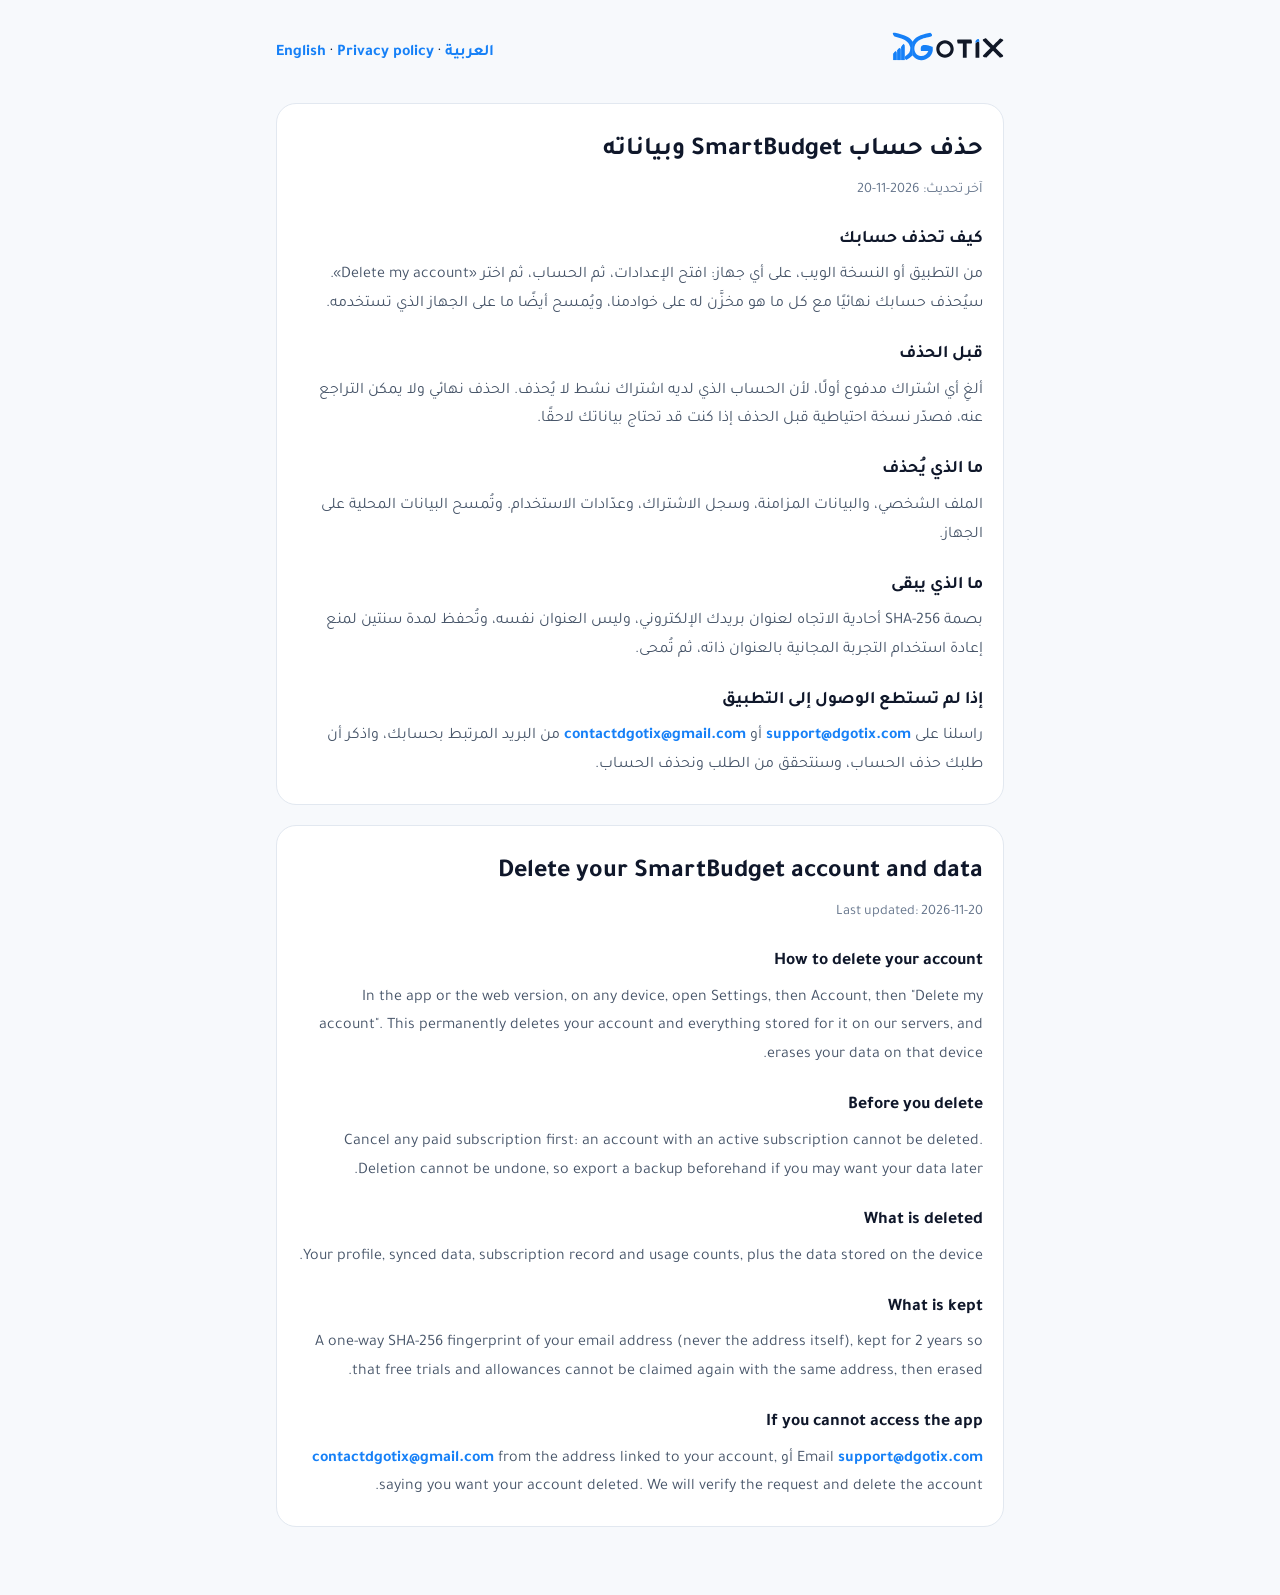
<file: delete-account.html>
<!doctype html>
<html lang="ar" dir="rtl">
<head>
<meta charset="utf-8">
<meta name="viewport" content="width=device-width, initial-scale=1">
<meta http-equiv="Content-Security-Policy" content="default-src 'self'; script-src 'none'; style-src 'self' 'unsafe-inline'; img-src 'self' data:; font-src 'self'; object-src 'none'; base-uri 'self'; form-action 'none'; upgrade-insecure-requests">
<meta name="referrer" content="strict-origin-when-cross-origin">
<title>حذف الحساب · Delete your account — SmartBudget</title>
<meta name="description" content="How to delete your SmartBudget account and the data stored with it. / كيفية حذف حساب SmartBudget وبياناته.">
<link rel="canonical" href="https://dgotix.com/delete-account.html">
<link rel="icon" type="image/png" href="smartbudget-icon.png">
<link rel="stylesheet" href="legal.css">
</head>
<body>
<div class="wrap">
  <header>
    <a href="/"><img src="logo.svg" alt="DGOTIX"></a>
    <nav><a href="#ar">العربية</a> · <a href="#en">English</a> · <a href="privacy.html">Privacy policy</a></nav>
  </header>

  <article id="ar">
    <h1>حذف حساب SmartBudget وبياناته</h1>
    <p class="meta">آخر تحديث: 2026-11-20</p>
    <h2>كيف تحذف حسابك</h2>
    <p>من التطبيق أو النسخة الويب، على أي جهاز: افتح الإعدادات، ثم الحساب، ثم اختر «Delete my account». سيُحذف حسابك نهائيًا مع كل ما هو مخزَّن له على خوادمنا، ويُمسح أيضًا ما على الجهاز الذي تستخدمه.</p>
    <h2>قبل الحذف</h2>
    <p>ألغِ أي اشتراك مدفوع أولًا، لأن الحساب الذي لديه اشتراك نشط لا يُحذف. الحذف نهائي ولا يمكن التراجع عنه، فصدّر نسخة احتياطية قبل الحذف إذا كنت قد تحتاج بياناتك لاحقًا.</p>
    <h2>ما الذي يُحذف</h2>
    <p>الملف الشخصي، والبيانات المزامنة، وسجل الاشتراك، وعدّادات الاستخدام. وتُمسح البيانات المحلية على الجهاز.</p>
    <h2>ما الذي يبقى</h2>
    <p>بصمة SHA-256 أحادية الاتجاه لعنوان بريدك الإلكتروني، وليس العنوان نفسه، وتُحفظ لمدة سنتين لمنع إعادة استخدام التجربة المجانية بالعنوان ذاته، ثم تُمحى.</p>
    <h2>إذا لم تستطع الوصول إلى التطبيق</h2>
    <p>راسلنا على <a href="mailto:support@dgotix.com">support@dgotix.com</a> أو <a href="mailto:contactdgotix@gmail.com">contactdgotix@gmail.com</a> من البريد المرتبط بحسابك، واذكر أن طلبك حذف الحساب، وسنتحقق من الطلب ونحذف الحساب.</p>
  </article>

  <article id="en">
    <h1>Delete your SmartBudget account and data</h1>
    <p class="meta">Last updated: 2026-11-20</p>
    <h2>How to delete your account</h2>
    <p>In the app or the web version, on any device, open Settings, then Account, then &quot;Delete my account&quot;. This permanently deletes your account and everything stored for it on our servers, and erases your data on that device.</p>
    <h2>Before you delete</h2>
    <p>Cancel any paid subscription first: an account with an active subscription cannot be deleted. Deletion cannot be undone, so export a backup beforehand if you may want your data later.</p>
    <h2>What is deleted</h2>
    <p>Your profile, synced data, subscription record and usage counts, plus the data stored on the device.</p>
    <h2>What is kept</h2>
    <p>A one-way SHA-256 fingerprint of your email address (never the address itself), kept for 2 years so that free trials and allowances cannot be claimed again with the same address, then erased.</p>
    <h2>If you cannot access the app</h2>
    <p>Email <a href="mailto:support@dgotix.com">support@dgotix.com</a> أو <a href="mailto:contactdgotix@gmail.com">contactdgotix@gmail.com</a> from the address linked to your account, saying you want your account deleted. We will verify the request and delete the account.</p>
  </article>
</div>
</body>
</html>
</file>
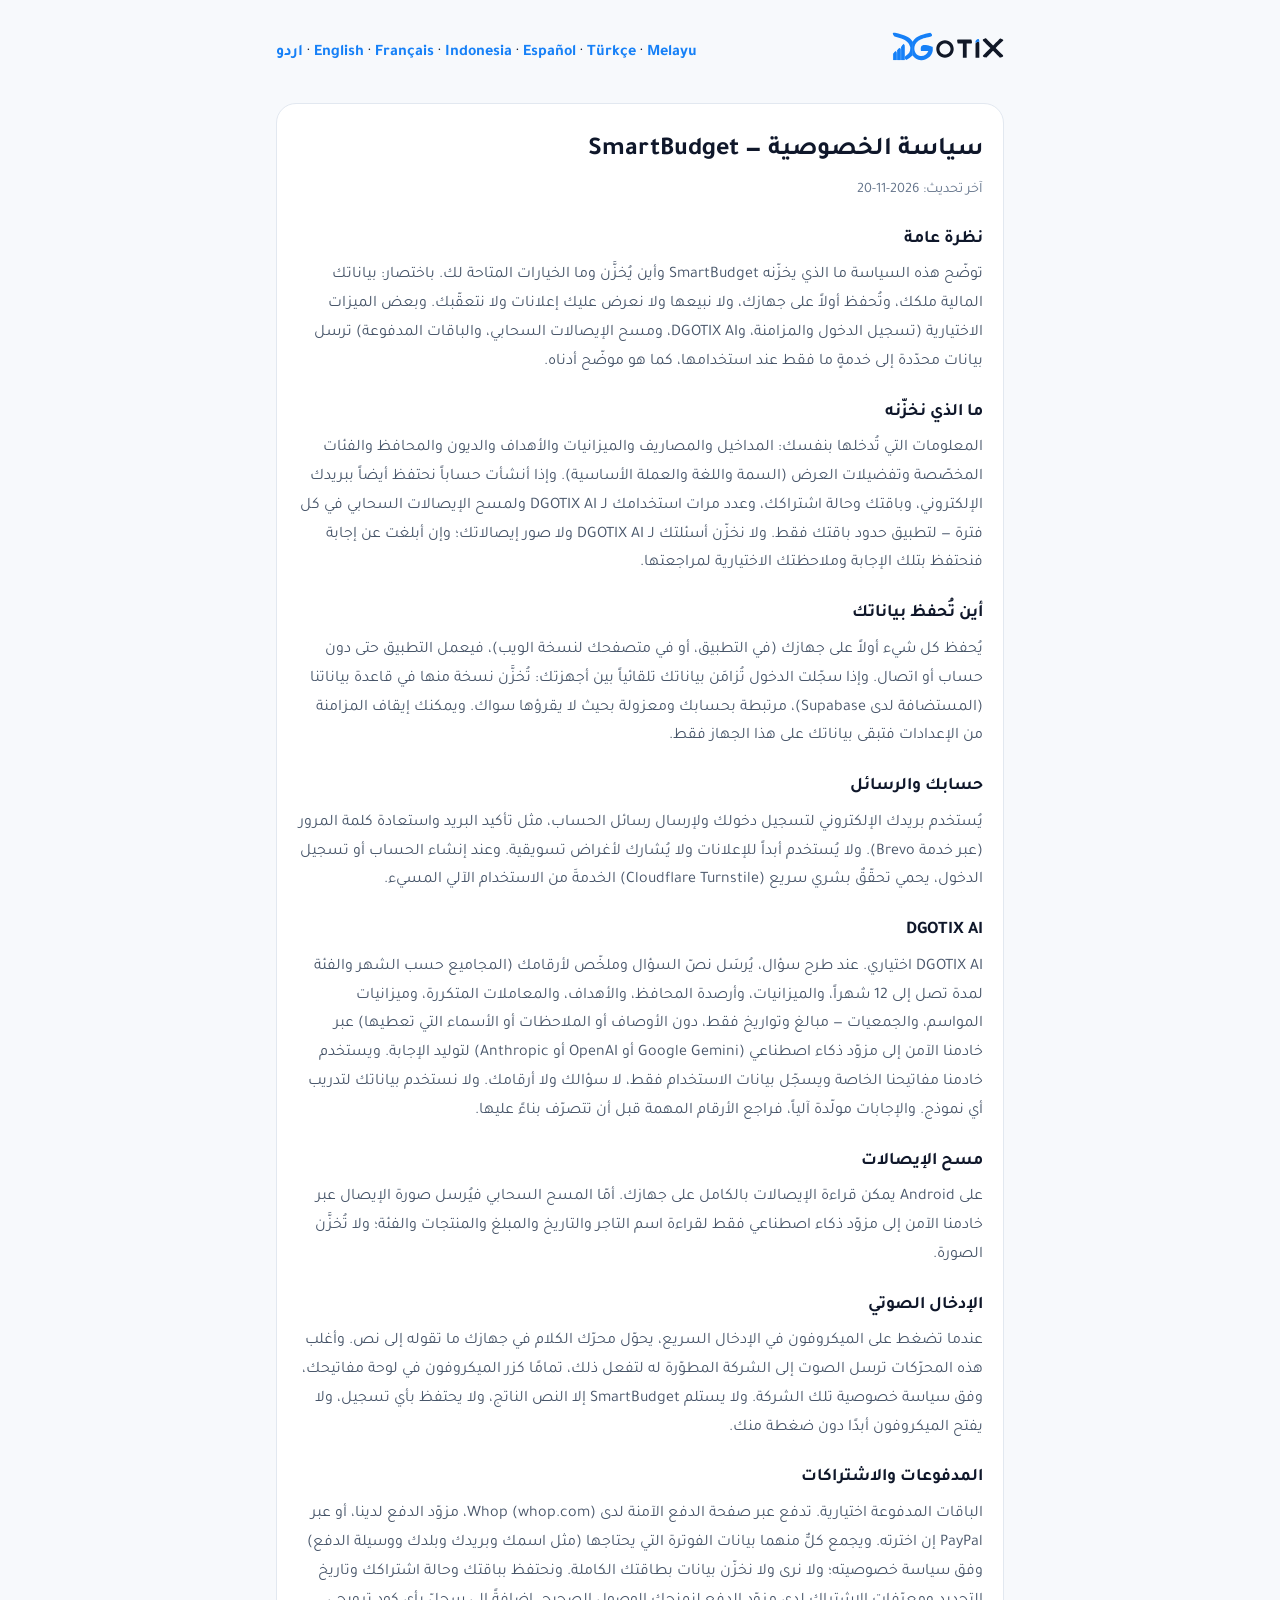
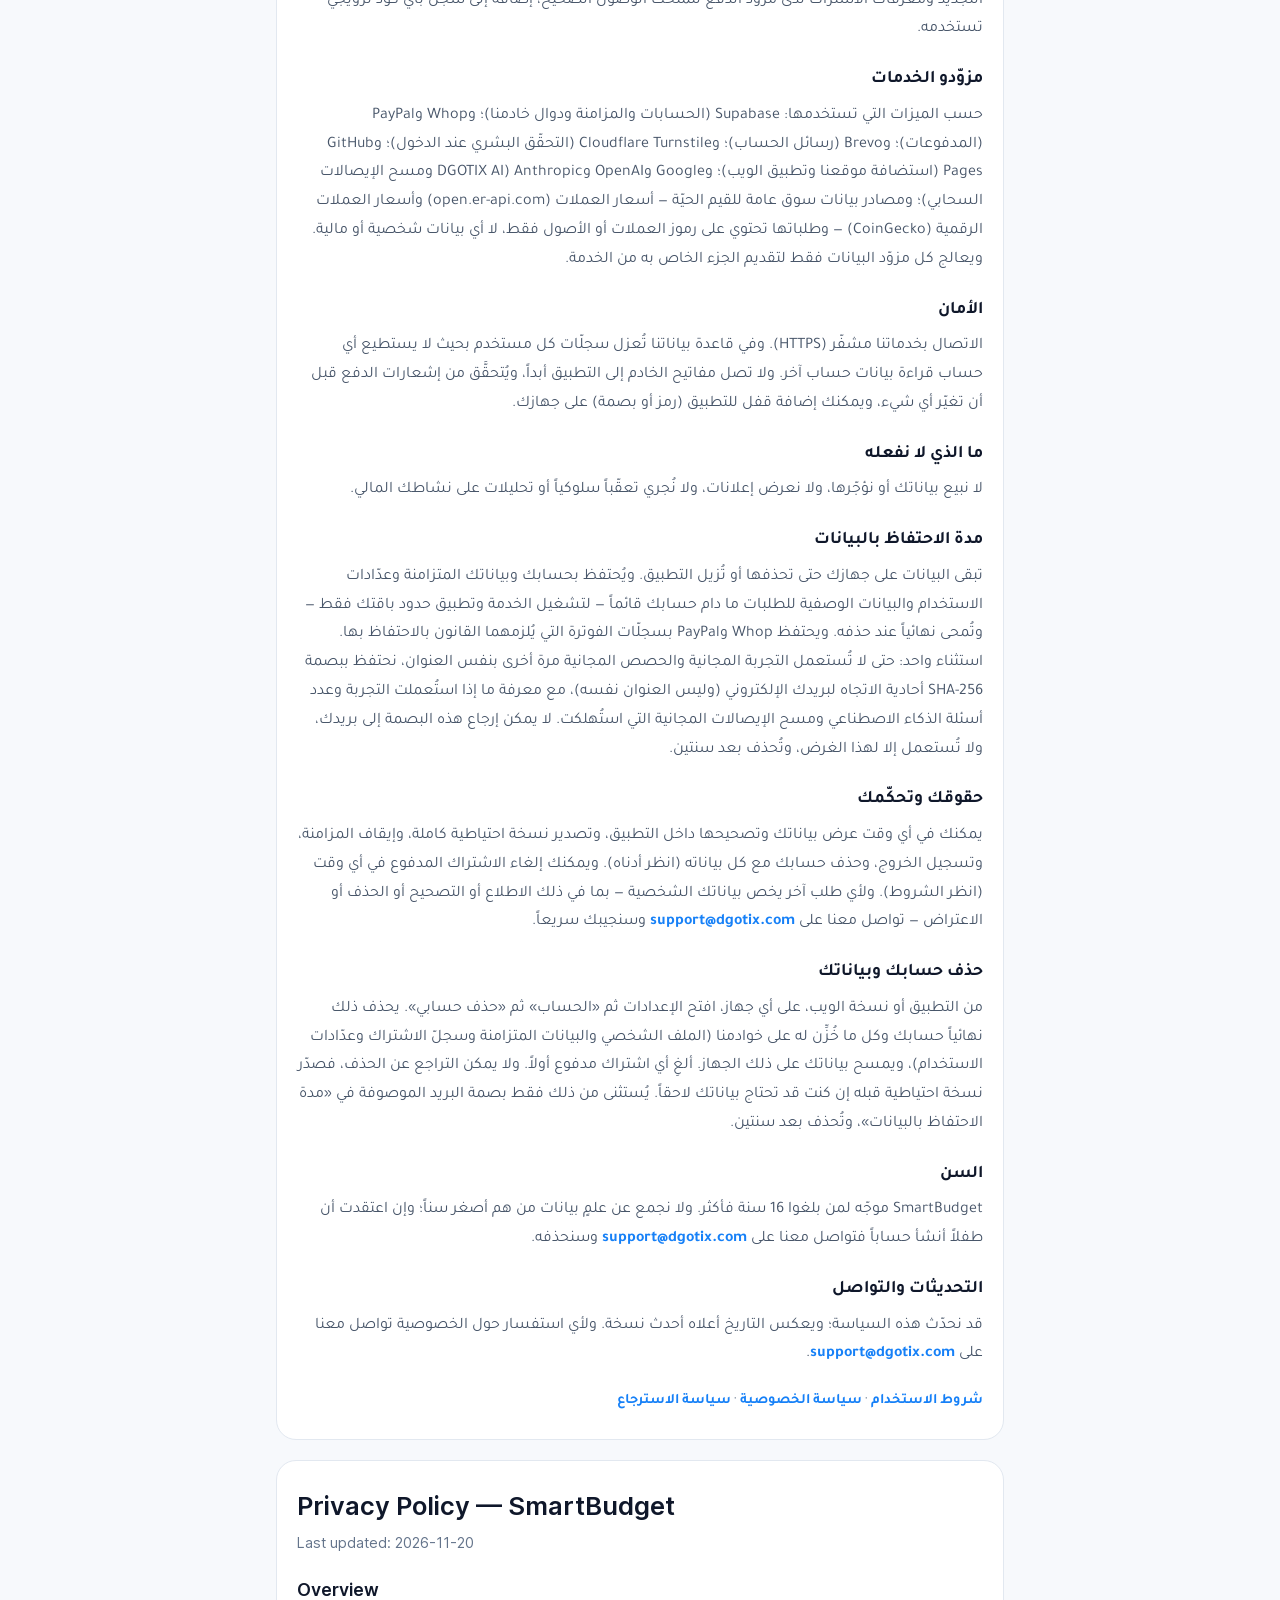
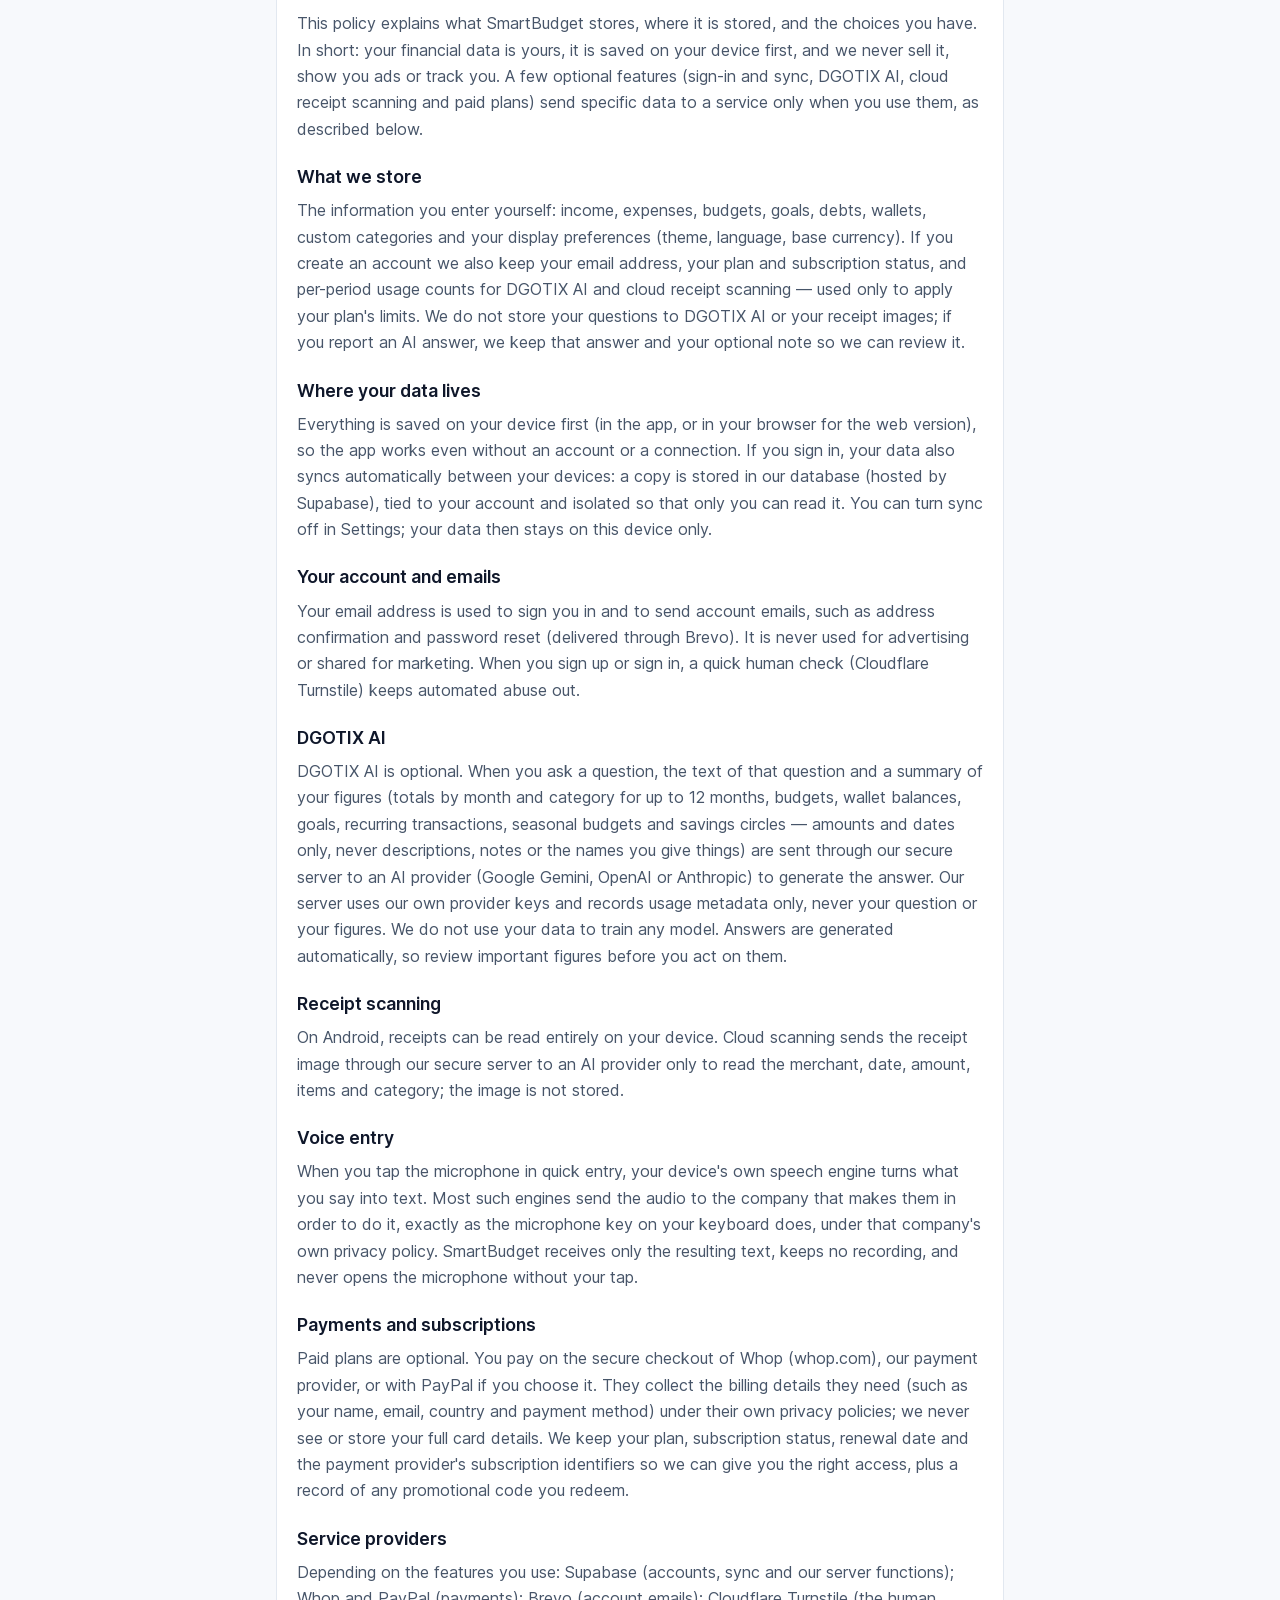
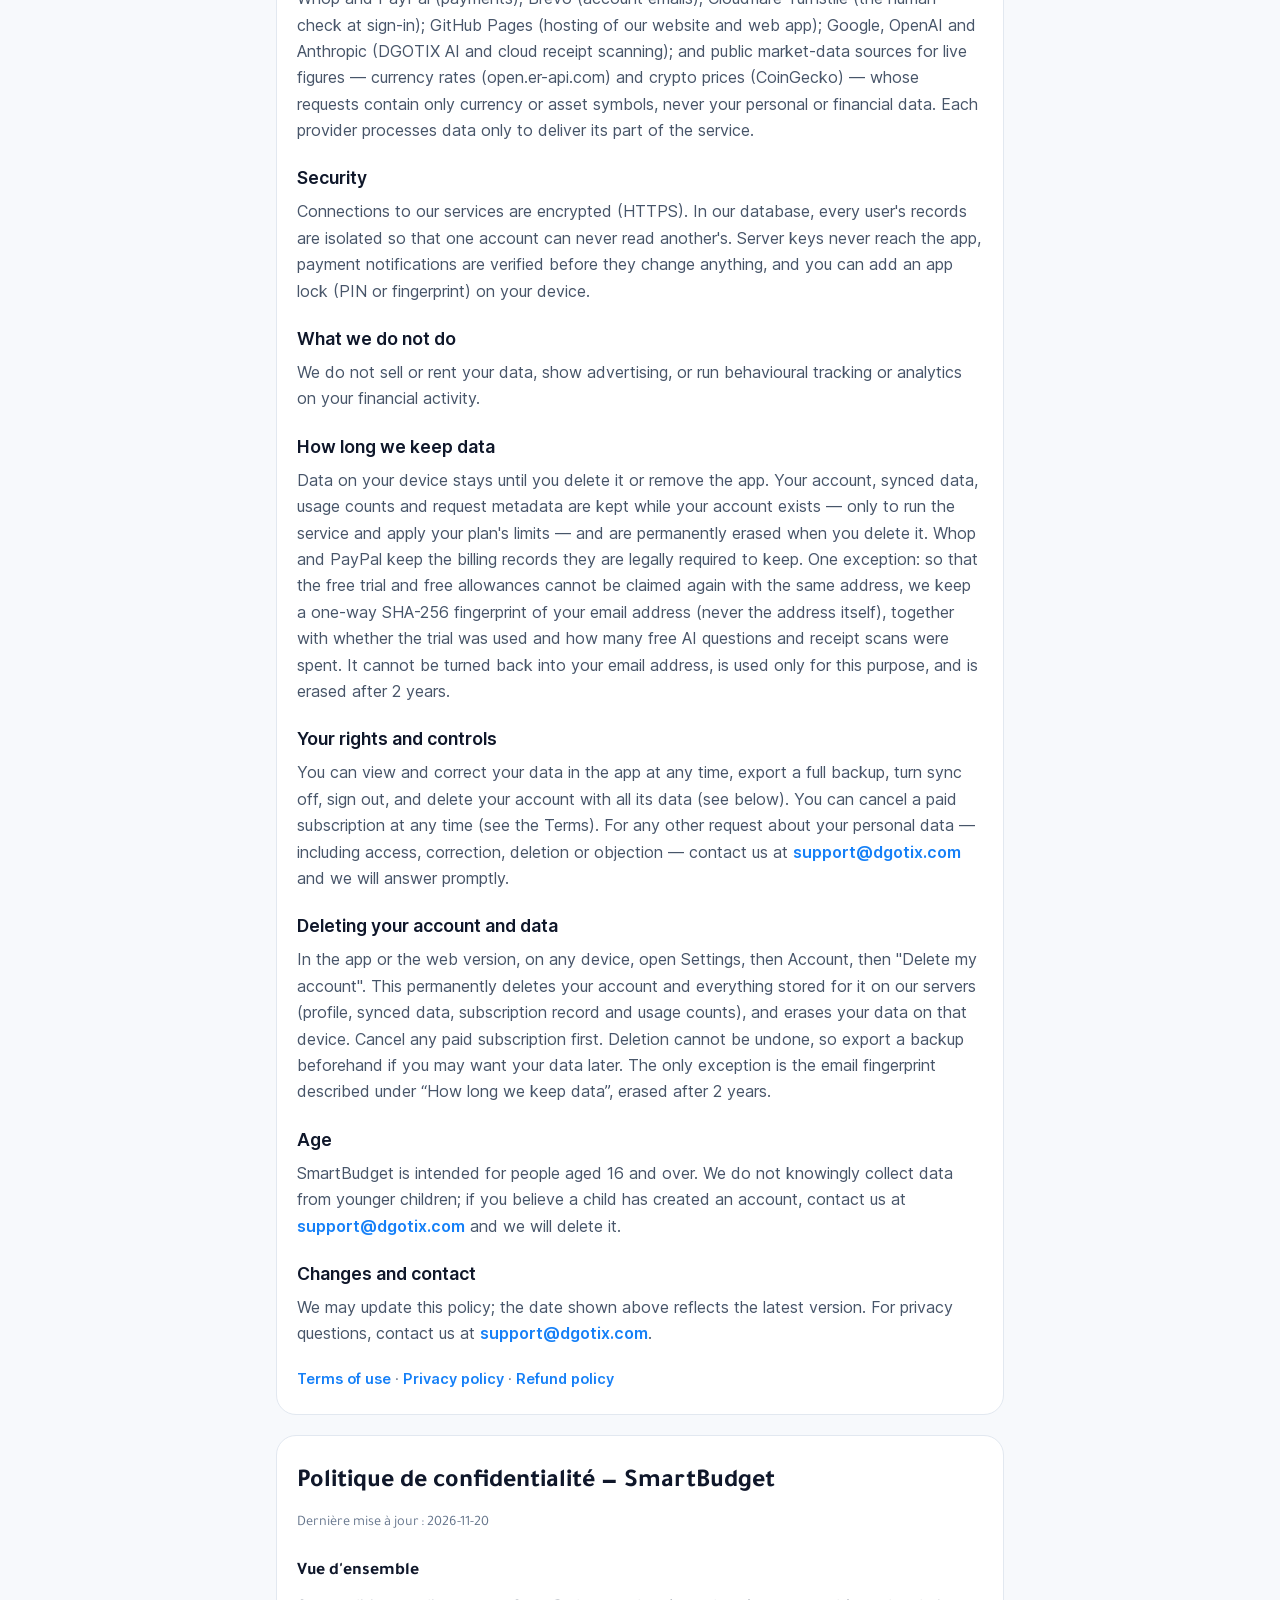
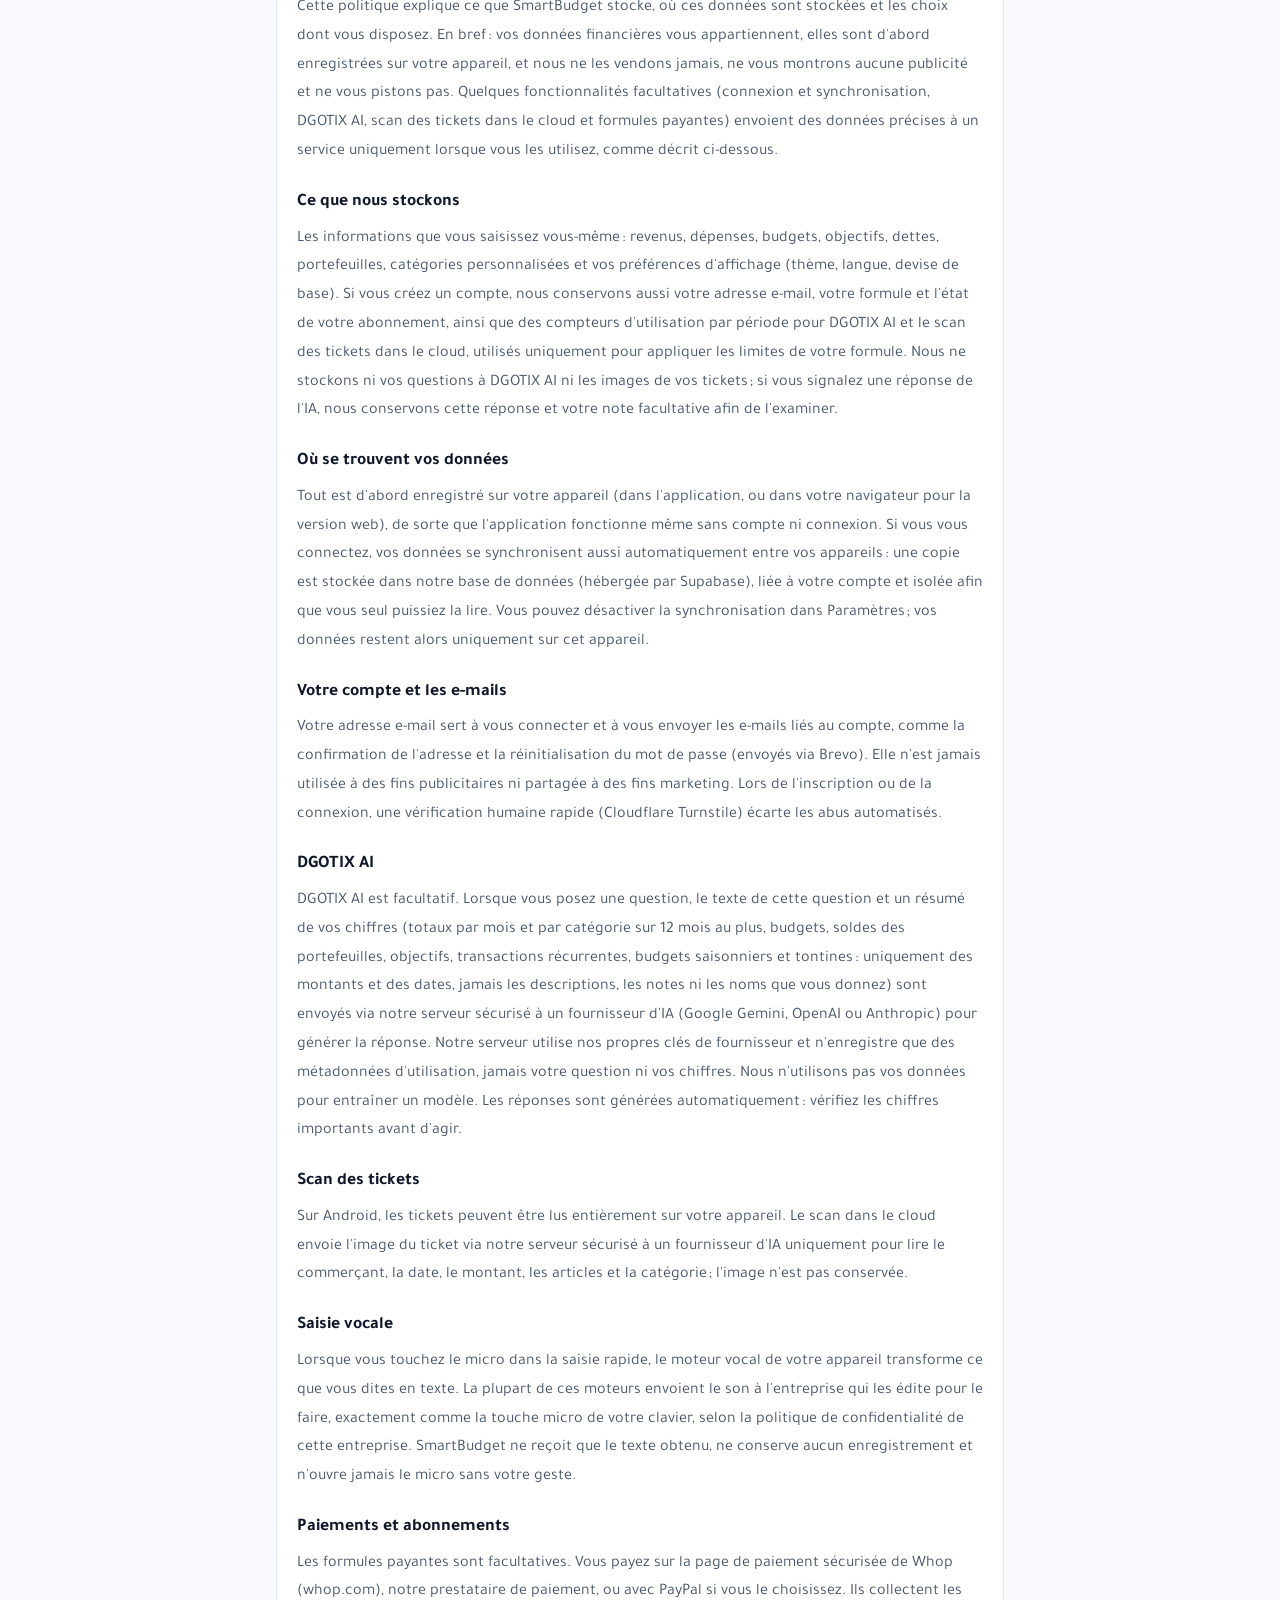
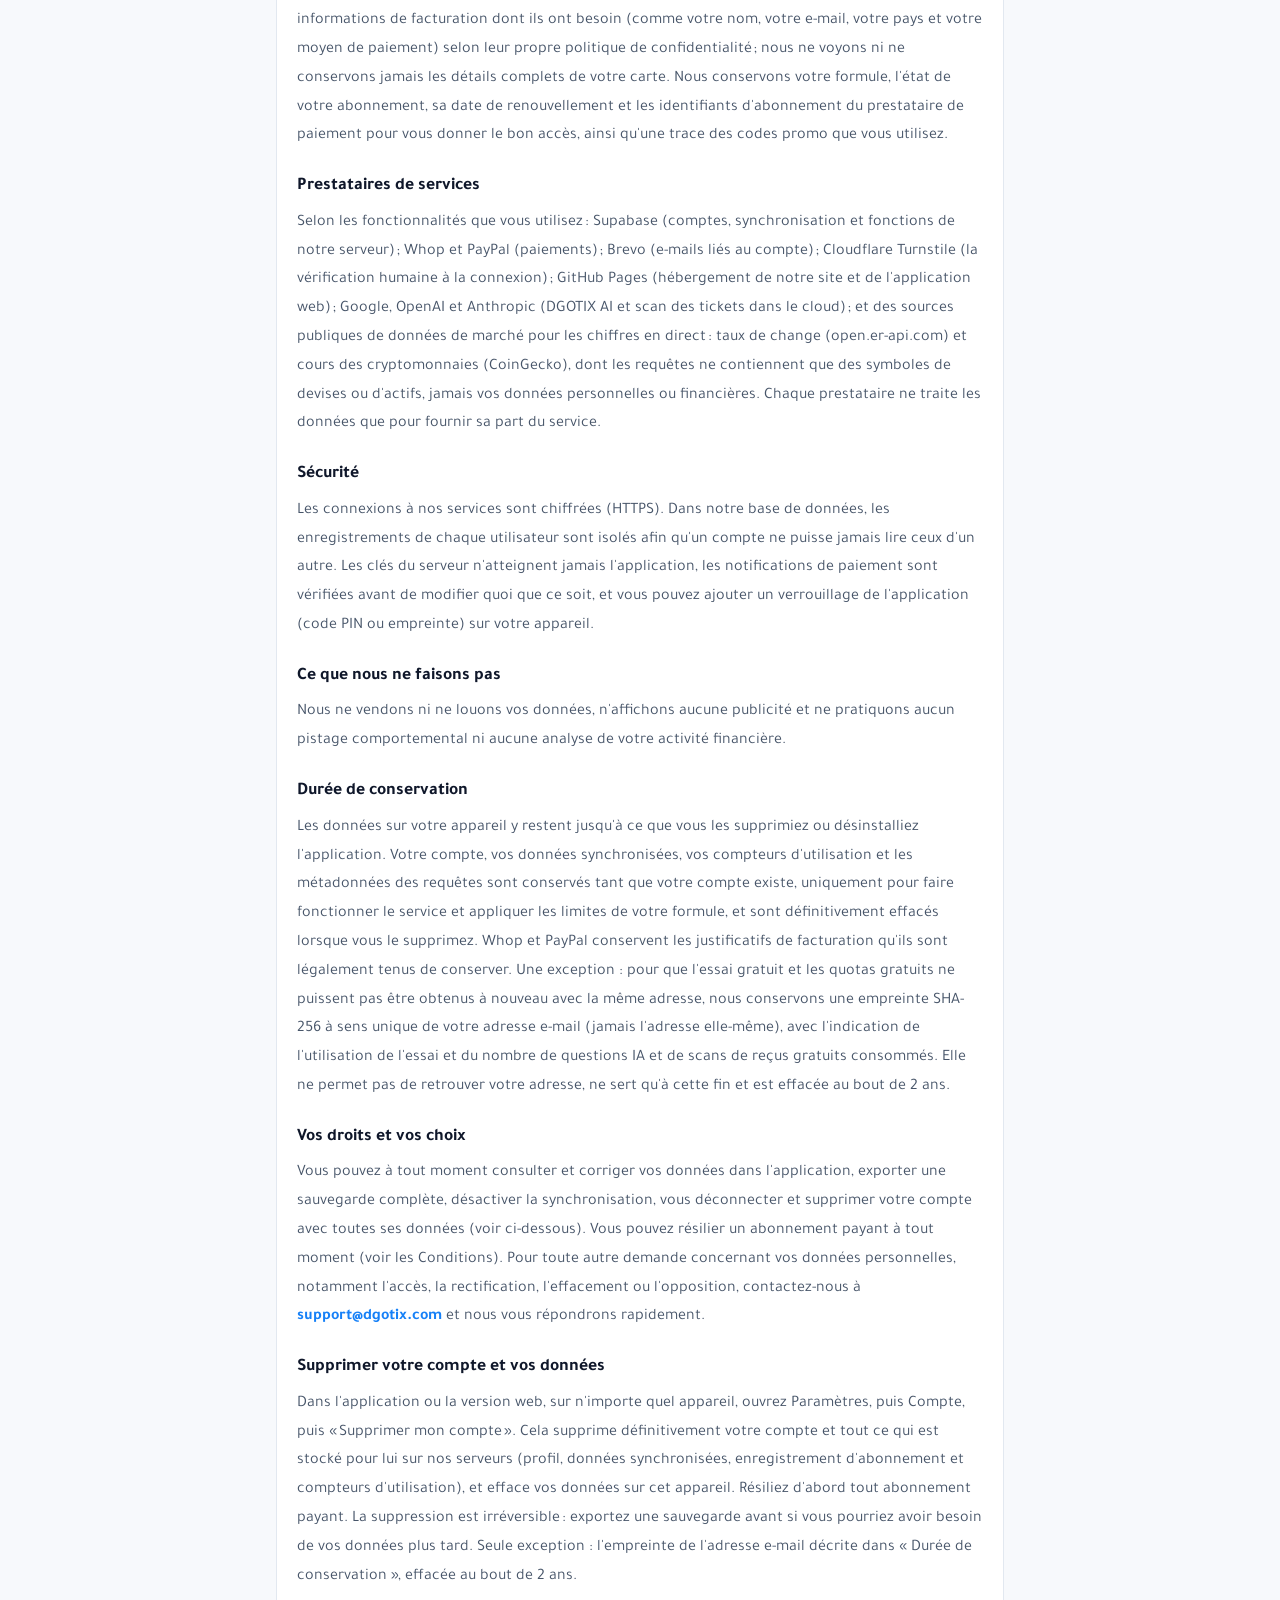
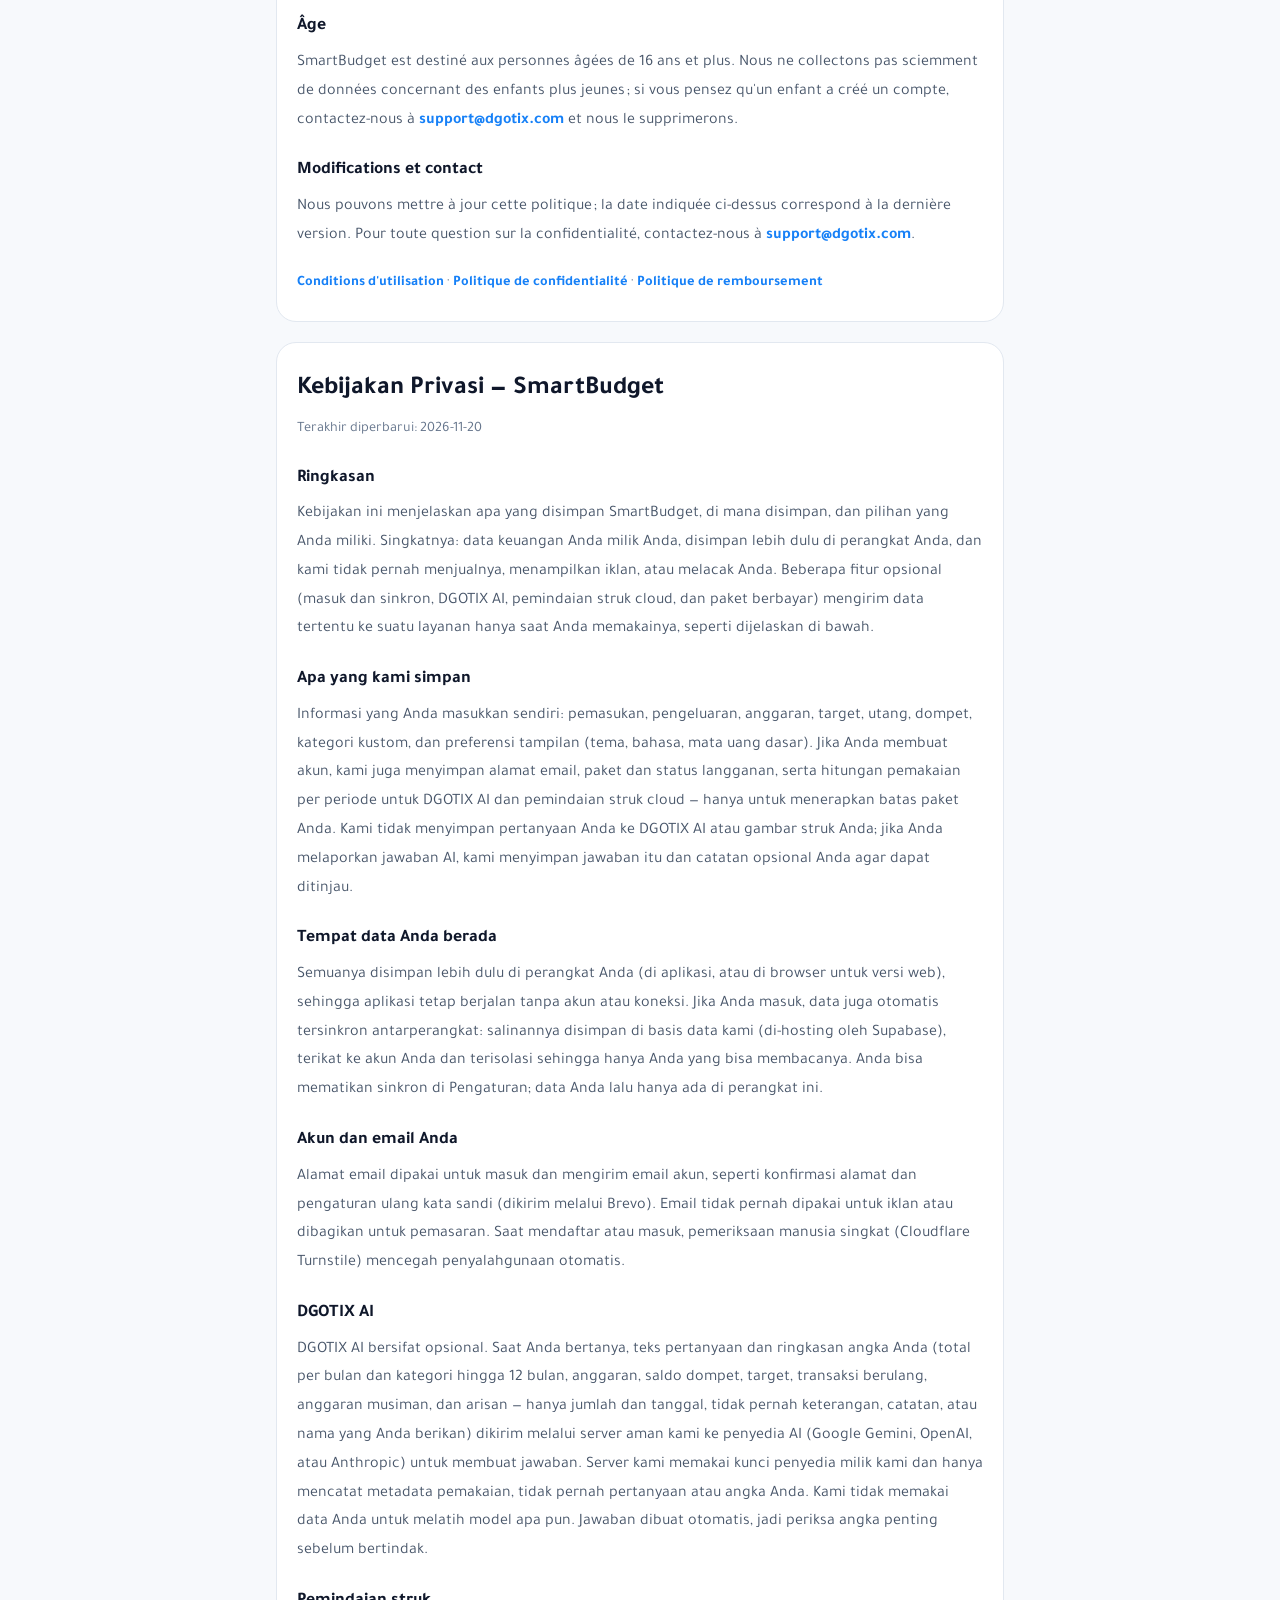
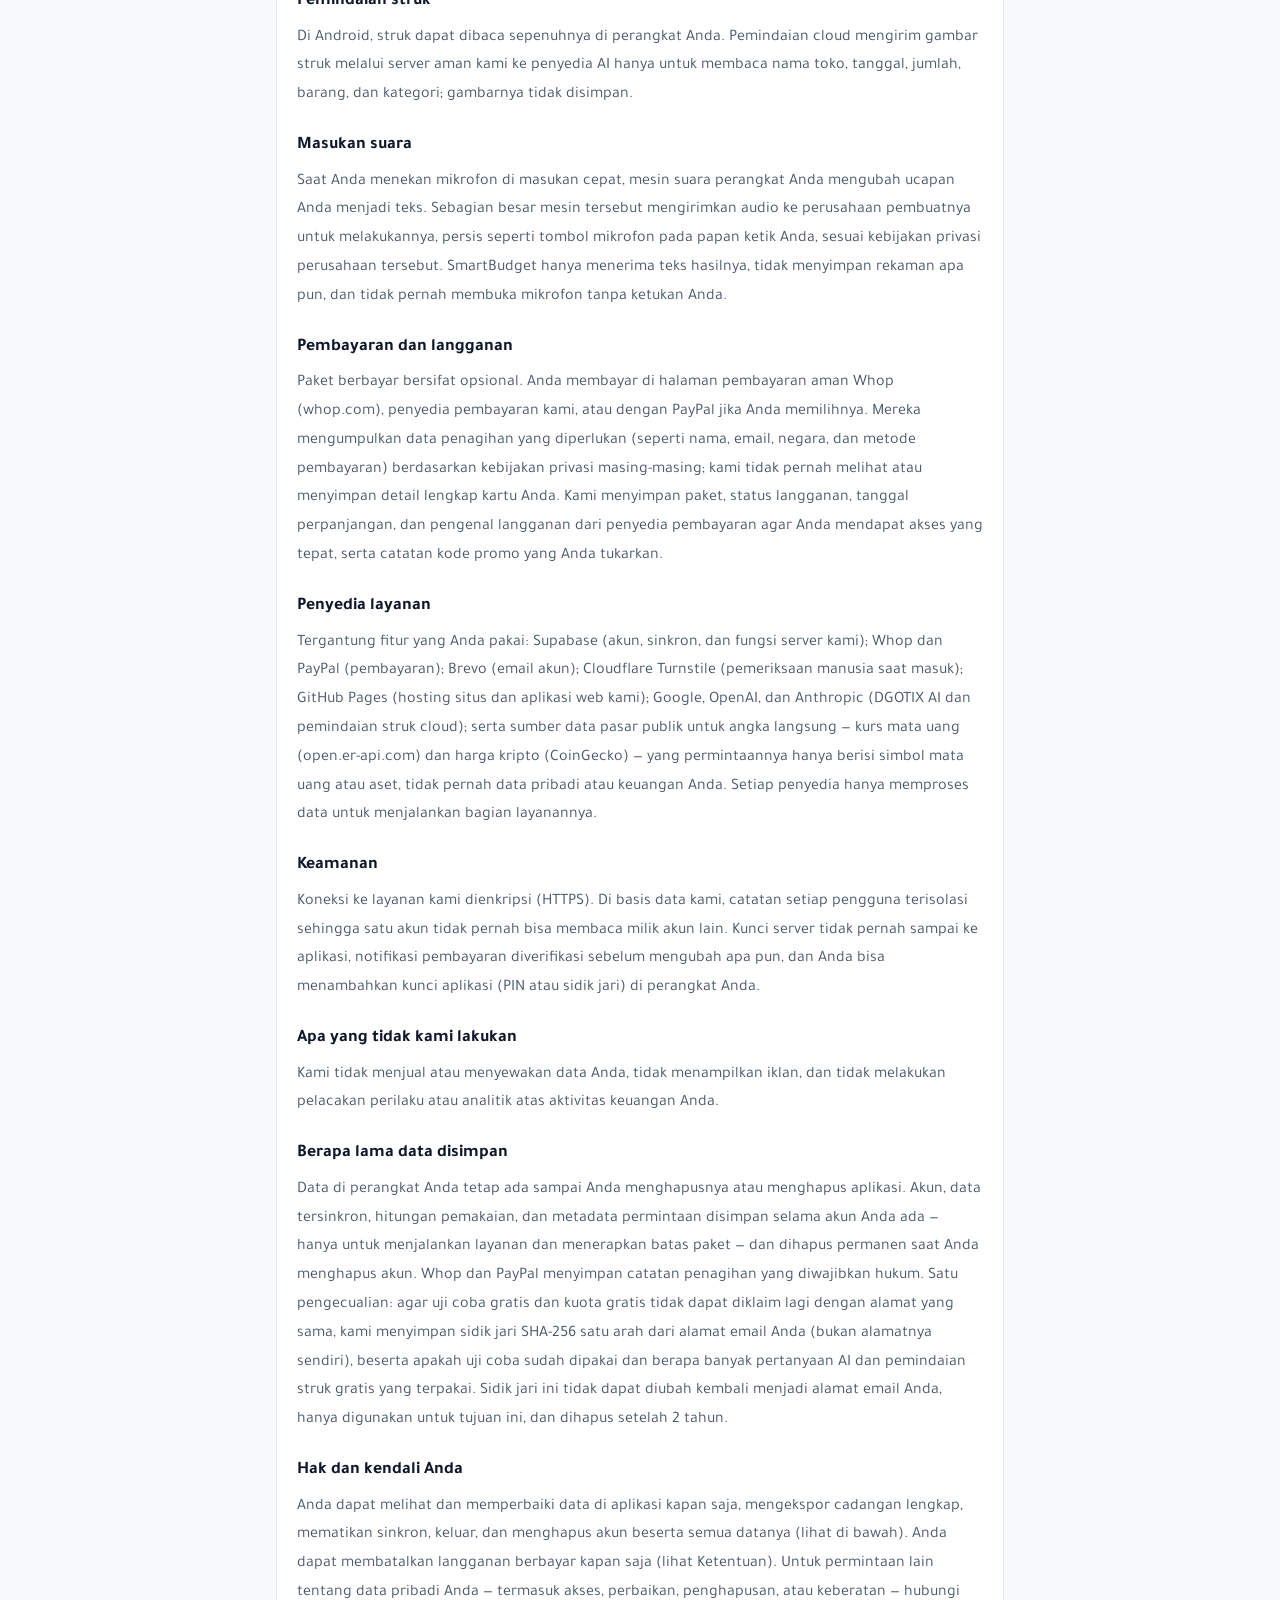
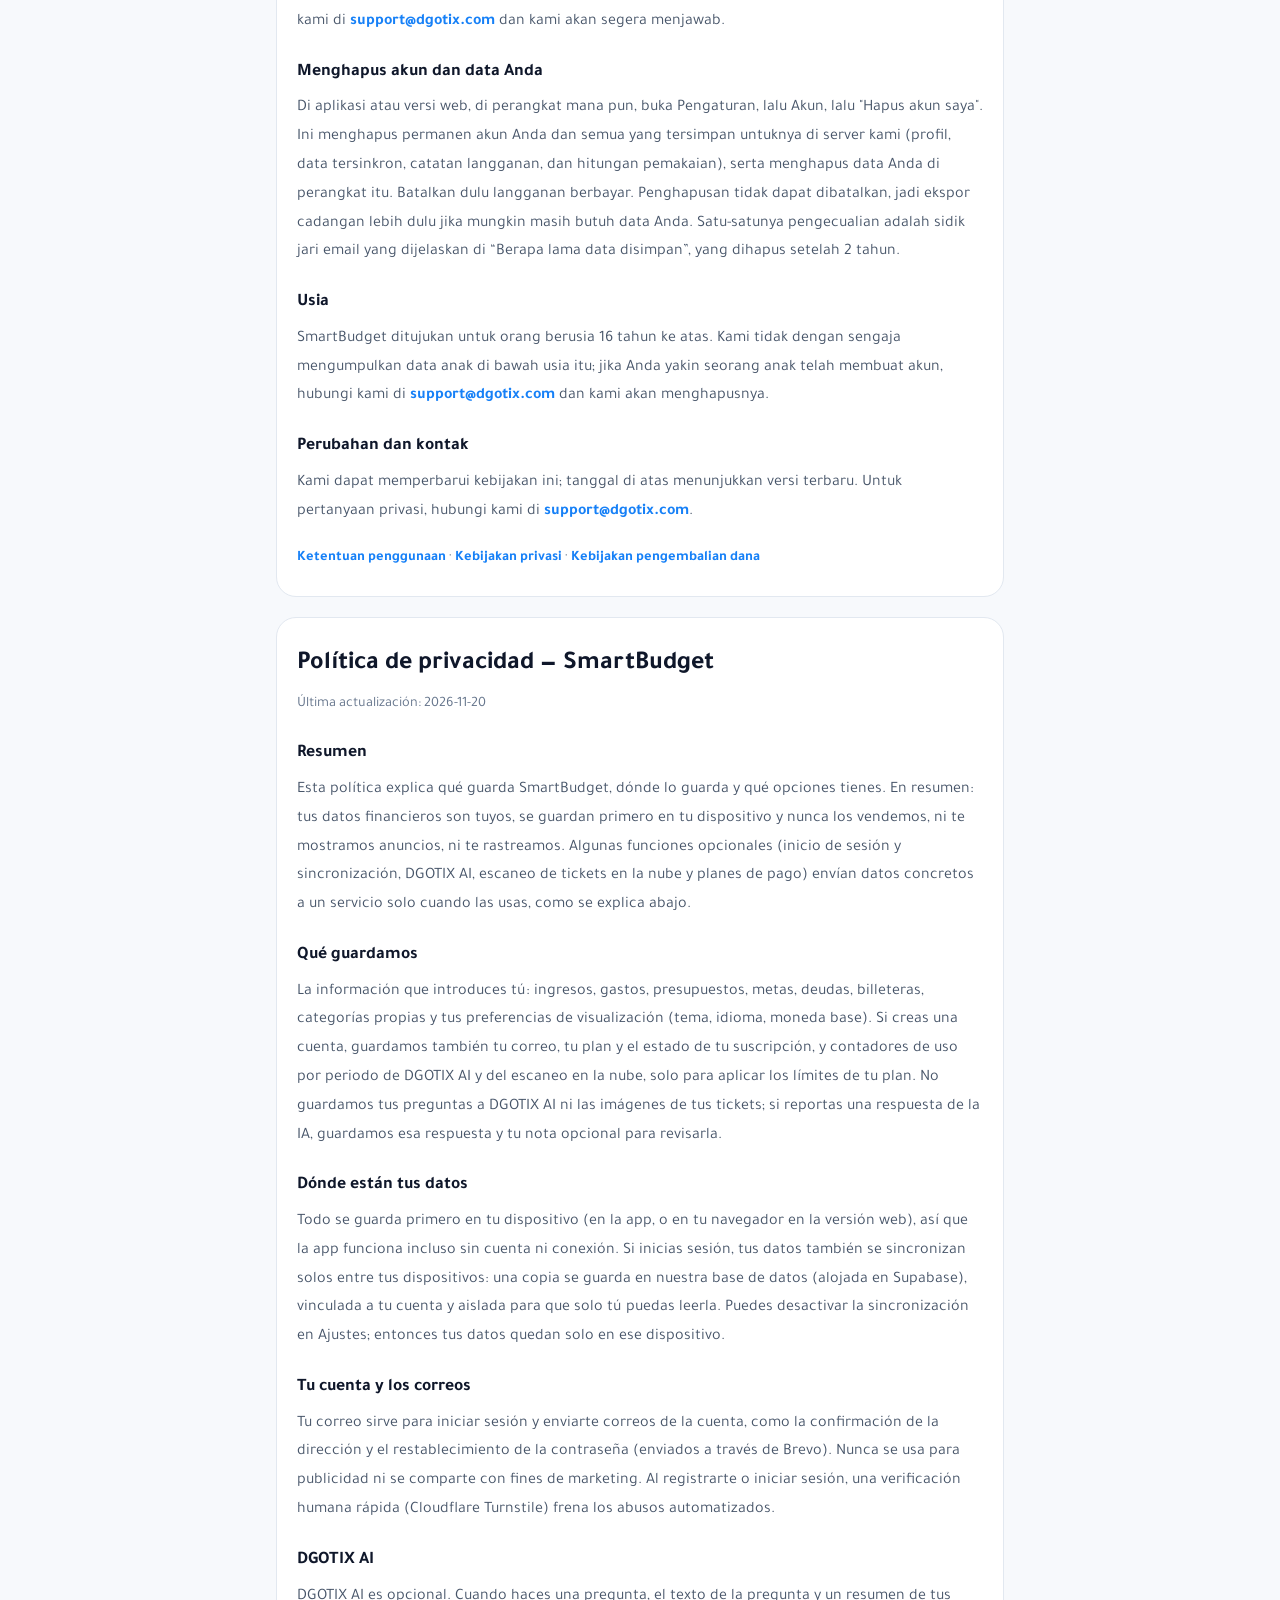
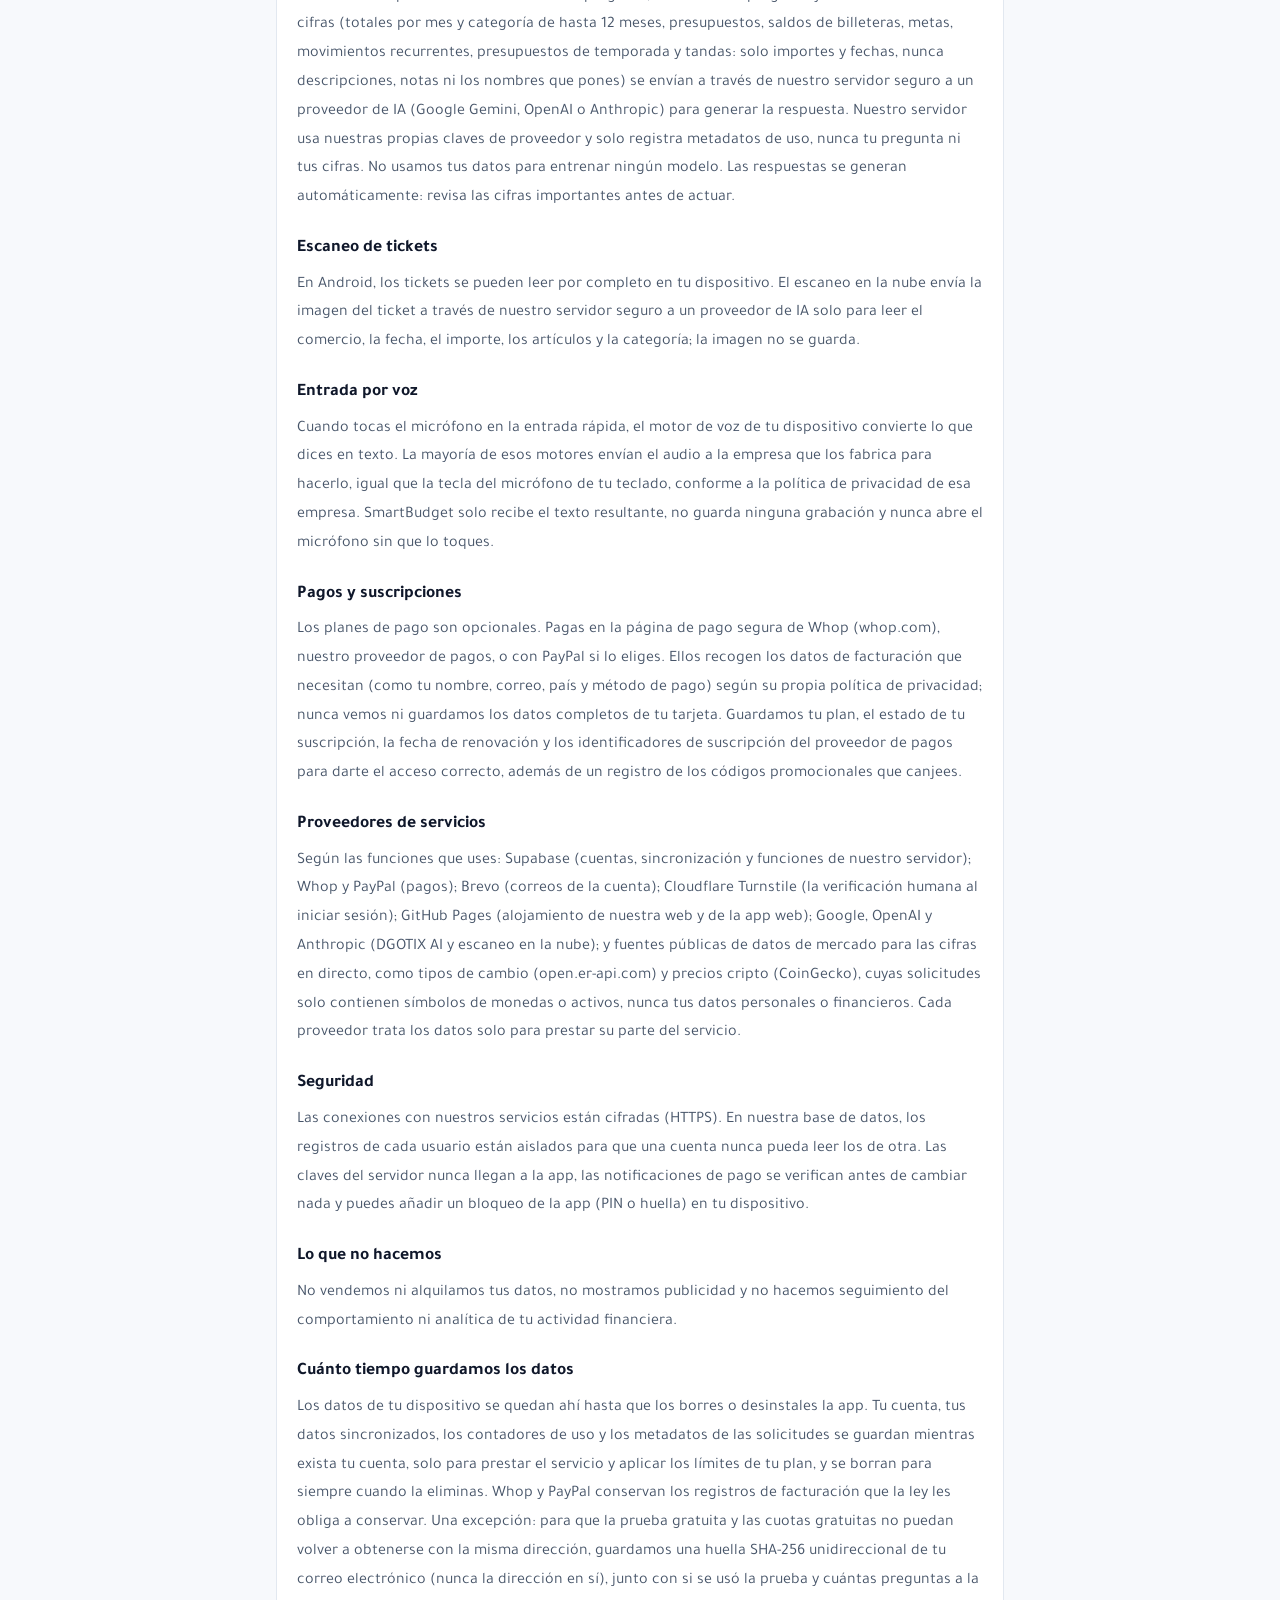
<file: privacy.html>
<!doctype html>
<!-- Generated by tool/export_legal.dart in the SmartBudget app repository;
     edit lib/features/legal/domain/legal_content.dart there, not this file. -->
<html lang="ar" dir="rtl">
<head>
<meta charset="utf-8">
<meta name="viewport" content="width=device-width, initial-scale=1">
<meta http-equiv="Content-Security-Policy" content="default-src 'self'; script-src 'none'; style-src 'self' 'unsafe-inline'; img-src 'self' data:; font-src 'self'; object-src 'none'; base-uri 'self'; form-action 'none'; upgrade-insecure-requests">
<meta name="referrer" content="strict-origin-when-cross-origin">
<title>سياسة الخصوصية · Privacy Policy · Politique de confidentialité · Kebijakan Privasi · Política de privacidad · Gizlilik Politikası · Dasar Privasi · پرائیویسی پالیسی — SmartBudget</title>
<link rel="canonical" href="https://dgotix.com/privacy.html">
<link rel="icon" type="image/png" href="smartbudget-icon.png">
<link rel="stylesheet" href="legal.css">
</head>
<body>
<div class="wrap">
  <header>
    <a href="/"><img src="logo.svg" alt="DGOTIX"></a>
    <nav><a href="#en">English</a> · <a href="#fr">Français</a> · <a href="#id">Indonesia</a> · <a href="#es">Español</a> · <a href="#tr">Türkçe</a> · <a href="#ms">Melayu</a> · <a href="#ur">اردو</a></nav>
  </header>

  <article>
    <h1>سياسة الخصوصية — SmartBudget</h1>
    <p class="meta">آخر تحديث: 2026-11-20</p>
    <h2>نظرة عامة</h2>
    <p>توضّح هذه السياسة ما الذي يخزّنه SmartBudget وأين يُخزَّن وما الخيارات المتاحة لك. باختصار: بياناتك المالية ملكك، وتُحفظ أولاً على جهازك، ولا نبيعها ولا نعرض عليك إعلانات ولا نتعقّبك. وبعض الميزات الاختيارية (تسجيل الدخول والمزامنة، وDGOTIX AI، ومسح الإيصالات السحابي، والباقات المدفوعة) ترسل بيانات محدّدة إلى خدمةٍ ما فقط عند استخدامها، كما هو موضّح أدناه.</p>
    <h2>ما الذي نخزّنه</h2>
    <p>المعلومات التي تُدخلها بنفسك: المداخيل والمصاريف والميزانيات والأهداف والديون والمحافظ والفئات المخصّصة وتفضيلات العرض (السمة واللغة والعملة الأساسية). وإذا أنشأت حساباً نحتفظ أيضاً ببريدك الإلكتروني، وباقتك وحالة اشتراكك، وعدد مرات استخدامك لـ DGOTIX AI ولمسح الإيصالات السحابي في كل فترة — لتطبيق حدود باقتك فقط. ولا نخزّن أسئلتك لـ DGOTIX AI ولا صور إيصالاتك؛ وإن أبلغت عن إجابة فنحتفظ بتلك الإجابة وملاحظتك الاختيارية لمراجعتها.</p>
    <h2>أين تُحفظ بياناتك</h2>
    <p>يُحفظ كل شيء أولاً على جهازك (في التطبيق، أو في متصفحك لنسخة الويب)، فيعمل التطبيق حتى دون حساب أو اتصال. وإذا سجّلت الدخول تُزامَن بياناتك تلقائياً بين أجهزتك: تُخزَّن نسخة منها في قاعدة بياناتنا (المستضافة لدى Supabase)، مرتبطة بحسابك ومعزولة بحيث لا يقرؤها سواك. ويمكنك إيقاف المزامنة من الإعدادات فتبقى بياناتك على هذا الجهاز فقط.</p>
    <h2>حسابك والرسائل</h2>
    <p>يُستخدم بريدك الإلكتروني لتسجيل دخولك ولإرسال رسائل الحساب، مثل تأكيد البريد واستعادة كلمة المرور (عبر خدمة Brevo). ولا يُستخدم أبداً للإعلانات ولا يُشارك لأغراض تسويقية. وعند إنشاء الحساب أو تسجيل الدخول، يحمي تحقّقٌ بشري سريع (Cloudflare Turnstile) الخدمةَ من الاستخدام الآلي المسيء.</p>
    <h2>DGOTIX AI</h2>
    <p>DGOTIX AI اختياري. عند طرح سؤال، يُرسَل نصّ السؤال وملخّص لأرقامك (المجاميع حسب الشهر والفئة لمدة تصل إلى 12 شهراً، والميزانيات، وأرصدة المحافظ، والأهداف، والمعاملات المتكررة، وميزانيات المواسم، والجمعيات — مبالغ وتواريخ فقط، دون الأوصاف أو الملاحظات أو الأسماء التي تعطيها) عبر خادمنا الآمن إلى مزوّد ذكاء اصطناعي (Google Gemini أو OpenAI أو Anthropic) لتوليد الإجابة. ويستخدم خادمنا مفاتيحنا الخاصة ويسجّل بيانات الاستخدام فقط، لا سؤالك ولا أرقامك. ولا نستخدم بياناتك لتدريب أي نموذج. والإجابات مولّدة آلياً، فراجع الأرقام المهمة قبل أن تتصرّف بناءً عليها.</p>
    <h2>مسح الإيصالات</h2>
    <p>على Android يمكن قراءة الإيصالات بالكامل على جهازك. أمّا المسح السحابي فيُرسل صورة الإيصال عبر خادمنا الآمن إلى مزوّد ذكاء اصطناعي فقط لقراءة اسم التاجر والتاريخ والمبلغ والمنتجات والفئة؛ ولا تُخزَّن الصورة.</p>
    <h2>الإدخال الصوتي</h2>
    <p>عندما تضغط على الميكروفون في الإدخال السريع، يحوّل محرّك الكلام في جهازك ما تقوله إلى نص. وأغلب هذه المحرّكات ترسل الصوت إلى الشركة المطوّرة له لتفعل ذلك، تمامًا كزر الميكروفون في لوحة مفاتيحك، وفق سياسة خصوصية تلك الشركة. ولا يستلم SmartBudget إلا النص الناتج، ولا يحتفظ بأي تسجيل، ولا يفتح الميكروفون أبدًا دون ضغطة منك.</p>
    <h2>المدفوعات والاشتراكات</h2>
    <p>الباقات المدفوعة اختيارية. تدفع عبر صفحة الدفع الآمنة لدى Whop (whop.com)، مزوّد الدفع لدينا، أو عبر PayPal إن اخترته. ويجمع كلٌّ منهما بيانات الفوترة التي يحتاجها (مثل اسمك وبريدك وبلدك ووسيلة الدفع) وفق سياسة خصوصيته؛ ولا نرى ولا نخزّن بيانات بطاقتك الكاملة. ونحتفظ بباقتك وحالة اشتراكك وتاريخ التجديد ومعرّفات الاشتراك لدى مزوّد الدفع لنمنحك الوصول الصحيح، إضافةً إلى سجلّ بأي كود ترويجي تستخدمه.</p>
    <h2>مزوّدو الخدمات</h2>
    <p>حسب الميزات التي تستخدمها: Supabase (الحسابات والمزامنة ودوال خادمنا)؛ وWhop وPayPal (المدفوعات)؛ وBrevo (رسائل الحساب)؛ وCloudflare Turnstile (التحقّق البشري عند الدخول)؛ وGitHub Pages (استضافة موقعنا وتطبيق الويب)؛ وGoogle وOpenAI وAnthropic (DGOTIX AI ومسح الإيصالات السحابي)؛ ومصادر بيانات سوق عامة للقيم الحيّة — أسعار العملات (open.er-api.com) وأسعار العملات الرقمية (CoinGecko) — وطلباتها تحتوي على رموز العملات أو الأصول فقط، لا أي بيانات شخصية أو مالية. ويعالج كل مزوّد البيانات فقط لتقديم الجزء الخاص به من الخدمة.</p>
    <h2>الأمان</h2>
    <p>الاتصال بخدماتنا مشفّر (HTTPS). وفي قاعدة بياناتنا تُعزل سجلّات كل مستخدم بحيث لا يستطيع أي حساب قراءة بيانات حساب آخر. ولا تصل مفاتيح الخادم إلى التطبيق أبداً، ويُتحقَّق من إشعارات الدفع قبل أن تغيّر أي شيء، ويمكنك إضافة قفل للتطبيق (رمز أو بصمة) على جهازك.</p>
    <h2>ما الذي لا نفعله</h2>
    <p>لا نبيع بياناتك أو نؤجّرها، ولا نعرض إعلانات، ولا نُجري تعقّباً سلوكياً أو تحليلات على نشاطك المالي.</p>
    <h2>مدة الاحتفاظ بالبيانات</h2>
    <p>تبقى البيانات على جهازك حتى تحذفها أو تُزيل التطبيق. ويُحتفظ بحسابك وبياناتك المتزامنة وعدّادات الاستخدام والبيانات الوصفية للطلبات ما دام حسابك قائماً — لتشغيل الخدمة وتطبيق حدود باقتك فقط — وتُمحى نهائياً عند حذفه. ويحتفظ Whop وPayPal بسجلّات الفوترة التي يُلزمهما القانون بالاحتفاظ بها. استثناء واحد: حتى لا تُستعمل التجربة المجانية والحصص المجانية مرة أخرى بنفس العنوان، نحتفظ ببصمة SHA-256 أحادية الاتجاه لبريدك الإلكتروني (وليس العنوان نفسه)، مع معرفة ما إذا استُعملت التجربة وعدد أسئلة الذكاء الاصطناعي ومسح الإيصالات المجانية التي استُهلكت. لا يمكن إرجاع هذه البصمة إلى بريدك، ولا تُستعمل إلا لهذا الغرض، وتُحذف بعد سنتين.</p>
    <h2>حقوقك وتحكّمك</h2>
    <p>يمكنك في أي وقت عرض بياناتك وتصحيحها داخل التطبيق، وتصدير نسخة احتياطية كاملة، وإيقاف المزامنة، وتسجيل الخروج، وحذف حسابك مع كل بياناته (انظر أدناه). ويمكنك إلغاء الاشتراك المدفوع في أي وقت (انظر الشروط). ولأي طلب آخر يخص بياناتك الشخصية — بما في ذلك الاطلاع أو التصحيح أو الحذف أو الاعتراض — تواصل معنا على <a href="mailto:support@dgotix.com">support@dgotix.com</a> وسنجيبك سريعاً.</p>
    <h2>حذف حسابك وبياناتك</h2>
    <p>من التطبيق أو نسخة الويب، على أي جهاز، افتح الإعدادات ثم «الحساب» ثم «حذف حسابي». يحذف ذلك نهائياً حسابك وكل ما خُزِّن له على خوادمنا (الملف الشخصي والبيانات المتزامنة وسجلّ الاشتراك وعدّادات الاستخدام)، ويمسح بياناتك على ذلك الجهاز. ألغِ أي اشتراك مدفوع أولاً. ولا يمكن التراجع عن الحذف، فصدّر نسخة احتياطية قبله إن كنت قد تحتاج بياناتك لاحقاً. يُستثنى من ذلك فقط بصمة البريد الموصوفة في «مدة الاحتفاظ بالبيانات»، وتُحذف بعد سنتين.</p>
    <h2>السن</h2>
    <p>SmartBudget موجّه لمن بلغوا 16 سنة فأكثر. ولا نجمع عن علمٍ بيانات من هم أصغر سناً؛ وإن اعتقدت أن طفلاً أنشأ حساباً فتواصل معنا على <a href="mailto:support@dgotix.com">support@dgotix.com</a> وسنحذفه.</p>
    <h2>التحديثات والتواصل</h2>
    <p>قد نحدّث هذه السياسة؛ ويعكس التاريخ أعلاه أحدث نسخة. ولأي استفسار حول الخصوصية تواصل معنا على <a href="mailto:support@dgotix.com">support@dgotix.com</a>.</p>
    <p class="meta" style="margin-top:20px"><a href="terms.html">شروط الاستخدام</a> · <a href="privacy.html">سياسة الخصوصية</a> · <a href="refund.html">سياسة الاسترجاع</a></p>
  </article>

  <article id="en" lang="en" dir="ltr">
    <h1>Privacy Policy — SmartBudget</h1>
    <p class="meta">Last updated: 2026-11-20</p>
    <h2>Overview</h2>
    <p>This policy explains what SmartBudget stores, where it is stored, and the choices you have. In short: your financial data is yours, it is saved on your device first, and we never sell it, show you ads or track you. A few optional features (sign-in and sync, DGOTIX AI, cloud receipt scanning and paid plans) send specific data to a service only when you use them, as described below.</p>
    <h2>What we store</h2>
    <p>The information you enter yourself: income, expenses, budgets, goals, debts, wallets, custom categories and your display preferences (theme, language, base currency). If you create an account we also keep your email address, your plan and subscription status, and per-period usage counts for DGOTIX AI and cloud receipt scanning — used only to apply your plan's limits. We do not store your questions to DGOTIX AI or your receipt images; if you report an AI answer, we keep that answer and your optional note so we can review it.</p>
    <h2>Where your data lives</h2>
    <p>Everything is saved on your device first (in the app, or in your browser for the web version), so the app works even without an account or a connection. If you sign in, your data also syncs automatically between your devices: a copy is stored in our database (hosted by Supabase), tied to your account and isolated so that only you can read it. You can turn sync off in Settings; your data then stays on this device only.</p>
    <h2>Your account and emails</h2>
    <p>Your email address is used to sign you in and to send account emails, such as address confirmation and password reset (delivered through Brevo). It is never used for advertising or shared for marketing. When you sign up or sign in, a quick human check (Cloudflare Turnstile) keeps automated abuse out.</p>
    <h2>DGOTIX AI</h2>
    <p>DGOTIX AI is optional. When you ask a question, the text of that question and a summary of your figures (totals by month and category for up to 12 months, budgets, wallet balances, goals, recurring transactions, seasonal budgets and savings circles — amounts and dates only, never descriptions, notes or the names you give things) are sent through our secure server to an AI provider (Google Gemini, OpenAI or Anthropic) to generate the answer. Our server uses our own provider keys and records usage metadata only, never your question or your figures. We do not use your data to train any model. Answers are generated automatically, so review important figures before you act on them.</p>
    <h2>Receipt scanning</h2>
    <p>On Android, receipts can be read entirely on your device. Cloud scanning sends the receipt image through our secure server to an AI provider only to read the merchant, date, amount, items and category; the image is not stored.</p>
    <h2>Voice entry</h2>
    <p>When you tap the microphone in quick entry, your device's own speech engine turns what you say into text. Most such engines send the audio to the company that makes them in order to do it, exactly as the microphone key on your keyboard does, under that company's own privacy policy. SmartBudget receives only the resulting text, keeps no recording, and never opens the microphone without your tap.</p>
    <h2>Payments and subscriptions</h2>
    <p>Paid plans are optional. You pay on the secure checkout of Whop (whop.com), our payment provider, or with PayPal if you choose it. They collect the billing details they need (such as your name, email, country and payment method) under their own privacy policies; we never see or store your full card details. We keep your plan, subscription status, renewal date and the payment provider's subscription identifiers so we can give you the right access, plus a record of any promotional code you redeem.</p>
    <h2>Service providers</h2>
    <p>Depending on the features you use: Supabase (accounts, sync and our server functions); Whop and PayPal (payments); Brevo (account emails); Cloudflare Turnstile (the human check at sign-in); GitHub Pages (hosting of our website and web app); Google, OpenAI and Anthropic (DGOTIX AI and cloud receipt scanning); and public market-data sources for live figures — currency rates (open.er-api.com) and crypto prices (CoinGecko) — whose requests contain only currency or asset symbols, never your personal or financial data. Each provider processes data only to deliver its part of the service.</p>
    <h2>Security</h2>
    <p>Connections to our services are encrypted (HTTPS). In our database, every user's records are isolated so that one account can never read another's. Server keys never reach the app, payment notifications are verified before they change anything, and you can add an app lock (PIN or fingerprint) on your device.</p>
    <h2>What we do not do</h2>
    <p>We do not sell or rent your data, show advertising, or run behavioural tracking or analytics on your financial activity.</p>
    <h2>How long we keep data</h2>
    <p>Data on your device stays until you delete it or remove the app. Your account, synced data, usage counts and request metadata are kept while your account exists — only to run the service and apply your plan's limits — and are permanently erased when you delete it. Whop and PayPal keep the billing records they are legally required to keep. One exception: so that the free trial and free allowances cannot be claimed again with the same address, we keep a one-way SHA-256 fingerprint of your email address (never the address itself), together with whether the trial was used and how many free AI questions and receipt scans were spent. It cannot be turned back into your email address, is used only for this purpose, and is erased after 2 years.</p>
    <h2>Your rights and controls</h2>
    <p>You can view and correct your data in the app at any time, export a full backup, turn sync off, sign out, and delete your account with all its data (see below). You can cancel a paid subscription at any time (see the Terms). For any other request about your personal data — including access, correction, deletion or objection — contact us at <a href="mailto:support@dgotix.com">support@dgotix.com</a> and we will answer promptly.</p>
    <h2>Deleting your account and data</h2>
    <p>In the app or the web version, on any device, open Settings, then Account, then &quot;Delete my account&quot;. This permanently deletes your account and everything stored for it on our servers (profile, synced data, subscription record and usage counts), and erases your data on that device. Cancel any paid subscription first. Deletion cannot be undone, so export a backup beforehand if you may want your data later. The only exception is the email fingerprint described under “How long we keep data”, erased after 2 years.</p>
    <h2>Age</h2>
    <p>SmartBudget is intended for people aged 16 and over. We do not knowingly collect data from younger children; if you believe a child has created an account, contact us at <a href="mailto:support@dgotix.com">support@dgotix.com</a> and we will delete it.</p>
    <h2>Changes and contact</h2>
    <p>We may update this policy; the date shown above reflects the latest version. For privacy questions, contact us at <a href="mailto:support@dgotix.com">support@dgotix.com</a>.</p>
    <p class="meta" style="margin-top:20px"><a href="terms.html#en">Terms of use</a> · <a href="privacy.html#en">Privacy policy</a> · <a href="refund.html#en">Refund policy</a></p>
  </article>

  <article id="fr" lang="fr" dir="ltr">
    <h1>Politique de confidentialité — SmartBudget</h1>
    <p class="meta">Dernière mise à jour : 2026-11-20</p>
    <h2>Vue d'ensemble</h2>
    <p>Cette politique explique ce que SmartBudget stocke, où ces données sont stockées et les choix dont vous disposez. En bref : vos données financières vous appartiennent, elles sont d'abord enregistrées sur votre appareil, et nous ne les vendons jamais, ne vous montrons aucune publicité et ne vous pistons pas. Quelques fonctionnalités facultatives (connexion et synchronisation, DGOTIX AI, scan des tickets dans le cloud et formules payantes) envoient des données précises à un service uniquement lorsque vous les utilisez, comme décrit ci-dessous.</p>
    <h2>Ce que nous stockons</h2>
    <p>Les informations que vous saisissez vous-même : revenus, dépenses, budgets, objectifs, dettes, portefeuilles, catégories personnalisées et vos préférences d'affichage (thème, langue, devise de base). Si vous créez un compte, nous conservons aussi votre adresse e-mail, votre formule et l'état de votre abonnement, ainsi que des compteurs d'utilisation par période pour DGOTIX AI et le scan des tickets dans le cloud, utilisés uniquement pour appliquer les limites de votre formule. Nous ne stockons ni vos questions à DGOTIX AI ni les images de vos tickets ; si vous signalez une réponse de l'IA, nous conservons cette réponse et votre note facultative afin de l'examiner.</p>
    <h2>Où se trouvent vos données</h2>
    <p>Tout est d'abord enregistré sur votre appareil (dans l'application, ou dans votre navigateur pour la version web), de sorte que l'application fonctionne même sans compte ni connexion. Si vous vous connectez, vos données se synchronisent aussi automatiquement entre vos appareils : une copie est stockée dans notre base de données (hébergée par Supabase), liée à votre compte et isolée afin que vous seul puissiez la lire. Vous pouvez désactiver la synchronisation dans Paramètres ; vos données restent alors uniquement sur cet appareil.</p>
    <h2>Votre compte et les e-mails</h2>
    <p>Votre adresse e-mail sert à vous connecter et à vous envoyer les e-mails liés au compte, comme la confirmation de l'adresse et la réinitialisation du mot de passe (envoyés via Brevo). Elle n'est jamais utilisée à des fins publicitaires ni partagée à des fins marketing. Lors de l'inscription ou de la connexion, une vérification humaine rapide (Cloudflare Turnstile) écarte les abus automatisés.</p>
    <h2>DGOTIX AI</h2>
    <p>DGOTIX AI est facultatif. Lorsque vous posez une question, le texte de cette question et un résumé de vos chiffres (totaux par mois et par catégorie sur 12 mois au plus, budgets, soldes des portefeuilles, objectifs, transactions récurrentes, budgets saisonniers et tontines : uniquement des montants et des dates, jamais les descriptions, les notes ni les noms que vous donnez) sont envoyés via notre serveur sécurisé à un fournisseur d'IA (Google Gemini, OpenAI ou Anthropic) pour générer la réponse. Notre serveur utilise nos propres clés de fournisseur et n'enregistre que des métadonnées d'utilisation, jamais votre question ni vos chiffres. Nous n'utilisons pas vos données pour entraîner un modèle. Les réponses sont générées automatiquement : vérifiez les chiffres importants avant d'agir.</p>
    <h2>Scan des tickets</h2>
    <p>Sur Android, les tickets peuvent être lus entièrement sur votre appareil. Le scan dans le cloud envoie l'image du ticket via notre serveur sécurisé à un fournisseur d'IA uniquement pour lire le commerçant, la date, le montant, les articles et la catégorie ; l'image n'est pas conservée.</p>
    <h2>Saisie vocale</h2>
    <p>Lorsque vous touchez le micro dans la saisie rapide, le moteur vocal de votre appareil transforme ce que vous dites en texte. La plupart de ces moteurs envoient le son à l'entreprise qui les édite pour le faire, exactement comme la touche micro de votre clavier, selon la politique de confidentialité de cette entreprise. SmartBudget ne reçoit que le texte obtenu, ne conserve aucun enregistrement et n'ouvre jamais le micro sans votre geste.</p>
    <h2>Paiements et abonnements</h2>
    <p>Les formules payantes sont facultatives. Vous payez sur la page de paiement sécurisée de Whop (whop.com), notre prestataire de paiement, ou avec PayPal si vous le choisissez. Ils collectent les informations de facturation dont ils ont besoin (comme votre nom, votre e-mail, votre pays et votre moyen de paiement) selon leur propre politique de confidentialité ; nous ne voyons ni ne conservons jamais les détails complets de votre carte. Nous conservons votre formule, l'état de votre abonnement, sa date de renouvellement et les identifiants d'abonnement du prestataire de paiement pour vous donner le bon accès, ainsi qu'une trace des codes promo que vous utilisez.</p>
    <h2>Prestataires de services</h2>
    <p>Selon les fonctionnalités que vous utilisez : Supabase (comptes, synchronisation et fonctions de notre serveur) ; Whop et PayPal (paiements) ; Brevo (e-mails liés au compte) ; Cloudflare Turnstile (la vérification humaine à la connexion) ; GitHub Pages (hébergement de notre site et de l'application web) ; Google, OpenAI et Anthropic (DGOTIX AI et scan des tickets dans le cloud) ; et des sources publiques de données de marché pour les chiffres en direct : taux de change (open.er-api.com) et cours des cryptomonnaies (CoinGecko), dont les requêtes ne contiennent que des symboles de devises ou d'actifs, jamais vos données personnelles ou financières. Chaque prestataire ne traite les données que pour fournir sa part du service.</p>
    <h2>Sécurité</h2>
    <p>Les connexions à nos services sont chiffrées (HTTPS). Dans notre base de données, les enregistrements de chaque utilisateur sont isolés afin qu'un compte ne puisse jamais lire ceux d'un autre. Les clés du serveur n'atteignent jamais l'application, les notifications de paiement sont vérifiées avant de modifier quoi que ce soit, et vous pouvez ajouter un verrouillage de l'application (code PIN ou empreinte) sur votre appareil.</p>
    <h2>Ce que nous ne faisons pas</h2>
    <p>Nous ne vendons ni ne louons vos données, n'affichons aucune publicité et ne pratiquons aucun pistage comportemental ni aucune analyse de votre activité financière.</p>
    <h2>Durée de conservation</h2>
    <p>Les données sur votre appareil y restent jusqu'à ce que vous les supprimiez ou désinstalliez l'application. Votre compte, vos données synchronisées, vos compteurs d'utilisation et les métadonnées des requêtes sont conservés tant que votre compte existe, uniquement pour faire fonctionner le service et appliquer les limites de votre formule, et sont définitivement effacés lorsque vous le supprimez. Whop et PayPal conservent les justificatifs de facturation qu'ils sont légalement tenus de conserver. Une exception : pour que l'essai gratuit et les quotas gratuits ne puissent pas être obtenus à nouveau avec la même adresse, nous conservons une empreinte SHA-256 à sens unique de votre adresse e-mail (jamais l'adresse elle-même), avec l'indication de l'utilisation de l'essai et du nombre de questions IA et de scans de reçus gratuits consommés. Elle ne permet pas de retrouver votre adresse, ne sert qu'à cette fin et est effacée au bout de 2 ans.</p>
    <h2>Vos droits et vos choix</h2>
    <p>Vous pouvez à tout moment consulter et corriger vos données dans l'application, exporter une sauvegarde complète, désactiver la synchronisation, vous déconnecter et supprimer votre compte avec toutes ses données (voir ci-dessous). Vous pouvez résilier un abonnement payant à tout moment (voir les Conditions). Pour toute autre demande concernant vos données personnelles, notamment l'accès, la rectification, l'effacement ou l'opposition, contactez-nous à <a href="mailto:support@dgotix.com">support@dgotix.com</a> et nous vous répondrons rapidement.</p>
    <h2>Supprimer votre compte et vos données</h2>
    <p>Dans l'application ou la version web, sur n'importe quel appareil, ouvrez Paramètres, puis Compte, puis « Supprimer mon compte ». Cela supprime définitivement votre compte et tout ce qui est stocké pour lui sur nos serveurs (profil, données synchronisées, enregistrement d'abonnement et compteurs d'utilisation), et efface vos données sur cet appareil. Résiliez d'abord tout abonnement payant. La suppression est irréversible : exportez une sauvegarde avant si vous pourriez avoir besoin de vos données plus tard. Seule exception : l'empreinte de l'adresse e-mail décrite dans « Durée de conservation », effacée au bout de 2 ans.</p>
    <h2>Âge</h2>
    <p>SmartBudget est destiné aux personnes âgées de 16 ans et plus. Nous ne collectons pas sciemment de données concernant des enfants plus jeunes ; si vous pensez qu'un enfant a créé un compte, contactez-nous à <a href="mailto:support@dgotix.com">support@dgotix.com</a> et nous le supprimerons.</p>
    <h2>Modifications et contact</h2>
    <p>Nous pouvons mettre à jour cette politique ; la date indiquée ci-dessus correspond à la dernière version. Pour toute question sur la confidentialité, contactez-nous à <a href="mailto:support@dgotix.com">support@dgotix.com</a>.</p>
    <p class="meta" style="margin-top:20px"><a href="terms.html#fr">Conditions d'utilisation</a> · <a href="privacy.html#fr">Politique de confidentialité</a> · <a href="refund.html#fr">Politique de remboursement</a></p>
  </article>

  <article id="id" lang="id" dir="ltr">
    <h1>Kebijakan Privasi — SmartBudget</h1>
    <p class="meta">Terakhir diperbarui: 2026-11-20</p>
    <h2>Ringkasan</h2>
    <p>Kebijakan ini menjelaskan apa yang disimpan SmartBudget, di mana disimpan, dan pilihan yang Anda miliki. Singkatnya: data keuangan Anda milik Anda, disimpan lebih dulu di perangkat Anda, dan kami tidak pernah menjualnya, menampilkan iklan, atau melacak Anda. Beberapa fitur opsional (masuk dan sinkron, DGOTIX AI, pemindaian struk cloud, dan paket berbayar) mengirim data tertentu ke suatu layanan hanya saat Anda memakainya, seperti dijelaskan di bawah.</p>
    <h2>Apa yang kami simpan</h2>
    <p>Informasi yang Anda masukkan sendiri: pemasukan, pengeluaran, anggaran, target, utang, dompet, kategori kustom, dan preferensi tampilan (tema, bahasa, mata uang dasar). Jika Anda membuat akun, kami juga menyimpan alamat email, paket dan status langganan, serta hitungan pemakaian per periode untuk DGOTIX AI dan pemindaian struk cloud — hanya untuk menerapkan batas paket Anda. Kami tidak menyimpan pertanyaan Anda ke DGOTIX AI atau gambar struk Anda; jika Anda melaporkan jawaban AI, kami menyimpan jawaban itu dan catatan opsional Anda agar dapat ditinjau.</p>
    <h2>Tempat data Anda berada</h2>
    <p>Semuanya disimpan lebih dulu di perangkat Anda (di aplikasi, atau di browser untuk versi web), sehingga aplikasi tetap berjalan tanpa akun atau koneksi. Jika Anda masuk, data juga otomatis tersinkron antarperangkat: salinannya disimpan di basis data kami (di-hosting oleh Supabase), terikat ke akun Anda dan terisolasi sehingga hanya Anda yang bisa membacanya. Anda bisa mematikan sinkron di Pengaturan; data Anda lalu hanya ada di perangkat ini.</p>
    <h2>Akun dan email Anda</h2>
    <p>Alamat email dipakai untuk masuk dan mengirim email akun, seperti konfirmasi alamat dan pengaturan ulang kata sandi (dikirim melalui Brevo). Email tidak pernah dipakai untuk iklan atau dibagikan untuk pemasaran. Saat mendaftar atau masuk, pemeriksaan manusia singkat (Cloudflare Turnstile) mencegah penyalahgunaan otomatis.</p>
    <h2>DGOTIX AI</h2>
    <p>DGOTIX AI bersifat opsional. Saat Anda bertanya, teks pertanyaan dan ringkasan angka Anda (total per bulan dan kategori hingga 12 bulan, anggaran, saldo dompet, target, transaksi berulang, anggaran musiman, dan arisan — hanya jumlah dan tanggal, tidak pernah keterangan, catatan, atau nama yang Anda berikan) dikirim melalui server aman kami ke penyedia AI (Google Gemini, OpenAI, atau Anthropic) untuk membuat jawaban. Server kami memakai kunci penyedia milik kami dan hanya mencatat metadata pemakaian, tidak pernah pertanyaan atau angka Anda. Kami tidak memakai data Anda untuk melatih model apa pun. Jawaban dibuat otomatis, jadi periksa angka penting sebelum bertindak.</p>
    <h2>Pemindaian struk</h2>
    <p>Di Android, struk dapat dibaca sepenuhnya di perangkat Anda. Pemindaian cloud mengirim gambar struk melalui server aman kami ke penyedia AI hanya untuk membaca nama toko, tanggal, jumlah, barang, dan kategori; gambarnya tidak disimpan.</p>
    <h2>Masukan suara</h2>
    <p>Saat Anda menekan mikrofon di masukan cepat, mesin suara perangkat Anda mengubah ucapan Anda menjadi teks. Sebagian besar mesin tersebut mengirimkan audio ke perusahaan pembuatnya untuk melakukannya, persis seperti tombol mikrofon pada papan ketik Anda, sesuai kebijakan privasi perusahaan tersebut. SmartBudget hanya menerima teks hasilnya, tidak menyimpan rekaman apa pun, dan tidak pernah membuka mikrofon tanpa ketukan Anda.</p>
    <h2>Pembayaran dan langganan</h2>
    <p>Paket berbayar bersifat opsional. Anda membayar di halaman pembayaran aman Whop (whop.com), penyedia pembayaran kami, atau dengan PayPal jika Anda memilihnya. Mereka mengumpulkan data penagihan yang diperlukan (seperti nama, email, negara, dan metode pembayaran) berdasarkan kebijakan privasi masing-masing; kami tidak pernah melihat atau menyimpan detail lengkap kartu Anda. Kami menyimpan paket, status langganan, tanggal perpanjangan, dan pengenal langganan dari penyedia pembayaran agar Anda mendapat akses yang tepat, serta catatan kode promo yang Anda tukarkan.</p>
    <h2>Penyedia layanan</h2>
    <p>Tergantung fitur yang Anda pakai: Supabase (akun, sinkron, dan fungsi server kami); Whop dan PayPal (pembayaran); Brevo (email akun); Cloudflare Turnstile (pemeriksaan manusia saat masuk); GitHub Pages (hosting situs dan aplikasi web kami); Google, OpenAI, dan Anthropic (DGOTIX AI dan pemindaian struk cloud); serta sumber data pasar publik untuk angka langsung — kurs mata uang (open.er-api.com) dan harga kripto (CoinGecko) — yang permintaannya hanya berisi simbol mata uang atau aset, tidak pernah data pribadi atau keuangan Anda. Setiap penyedia hanya memproses data untuk menjalankan bagian layanannya.</p>
    <h2>Keamanan</h2>
    <p>Koneksi ke layanan kami dienkripsi (HTTPS). Di basis data kami, catatan setiap pengguna terisolasi sehingga satu akun tidak pernah bisa membaca milik akun lain. Kunci server tidak pernah sampai ke aplikasi, notifikasi pembayaran diverifikasi sebelum mengubah apa pun, dan Anda bisa menambahkan kunci aplikasi (PIN atau sidik jari) di perangkat Anda.</p>
    <h2>Apa yang tidak kami lakukan</h2>
    <p>Kami tidak menjual atau menyewakan data Anda, tidak menampilkan iklan, dan tidak melakukan pelacakan perilaku atau analitik atas aktivitas keuangan Anda.</p>
    <h2>Berapa lama data disimpan</h2>
    <p>Data di perangkat Anda tetap ada sampai Anda menghapusnya atau menghapus aplikasi. Akun, data tersinkron, hitungan pemakaian, dan metadata permintaan disimpan selama akun Anda ada — hanya untuk menjalankan layanan dan menerapkan batas paket — dan dihapus permanen saat Anda menghapus akun. Whop dan PayPal menyimpan catatan penagihan yang diwajibkan hukum. Satu pengecualian: agar uji coba gratis dan kuota gratis tidak dapat diklaim lagi dengan alamat yang sama, kami menyimpan sidik jari SHA-256 satu arah dari alamat email Anda (bukan alamatnya sendiri), beserta apakah uji coba sudah dipakai dan berapa banyak pertanyaan AI dan pemindaian struk gratis yang terpakai. Sidik jari ini tidak dapat diubah kembali menjadi alamat email Anda, hanya digunakan untuk tujuan ini, dan dihapus setelah 2 tahun.</p>
    <h2>Hak dan kendali Anda</h2>
    <p>Anda dapat melihat dan memperbaiki data di aplikasi kapan saja, mengekspor cadangan lengkap, mematikan sinkron, keluar, dan menghapus akun beserta semua datanya (lihat di bawah). Anda dapat membatalkan langganan berbayar kapan saja (lihat Ketentuan). Untuk permintaan lain tentang data pribadi Anda — termasuk akses, perbaikan, penghapusan, atau keberatan — hubungi kami di <a href="mailto:support@dgotix.com">support@dgotix.com</a> dan kami akan segera menjawab.</p>
    <h2>Menghapus akun dan data Anda</h2>
    <p>Di aplikasi atau versi web, di perangkat mana pun, buka Pengaturan, lalu Akun, lalu &quot;Hapus akun saya&quot;. Ini menghapus permanen akun Anda dan semua yang tersimpan untuknya di server kami (profil, data tersinkron, catatan langganan, dan hitungan pemakaian), serta menghapus data Anda di perangkat itu. Batalkan dulu langganan berbayar. Penghapusan tidak dapat dibatalkan, jadi ekspor cadangan lebih dulu jika mungkin masih butuh data Anda. Satu-satunya pengecualian adalah sidik jari email yang dijelaskan di “Berapa lama data disimpan”, yang dihapus setelah 2 tahun.</p>
    <h2>Usia</h2>
    <p>SmartBudget ditujukan untuk orang berusia 16 tahun ke atas. Kami tidak dengan sengaja mengumpulkan data anak di bawah usia itu; jika Anda yakin seorang anak telah membuat akun, hubungi kami di <a href="mailto:support@dgotix.com">support@dgotix.com</a> dan kami akan menghapusnya.</p>
    <h2>Perubahan dan kontak</h2>
    <p>Kami dapat memperbarui kebijakan ini; tanggal di atas menunjukkan versi terbaru. Untuk pertanyaan privasi, hubungi kami di <a href="mailto:support@dgotix.com">support@dgotix.com</a>.</p>
    <p class="meta" style="margin-top:20px"><a href="terms.html#id">Ketentuan penggunaan</a> · <a href="privacy.html#id">Kebijakan privasi</a> · <a href="refund.html#id">Kebijakan pengembalian dana</a></p>
  </article>

  <article id="es" lang="es" dir="ltr">
    <h1>Política de privacidad — SmartBudget</h1>
    <p class="meta">Última actualización: 2026-11-20</p>
    <h2>Resumen</h2>
    <p>Esta política explica qué guarda SmartBudget, dónde lo guarda y qué opciones tienes. En resumen: tus datos financieros son tuyos, se guardan primero en tu dispositivo y nunca los vendemos, ni te mostramos anuncios, ni te rastreamos. Algunas funciones opcionales (inicio de sesión y sincronización, DGOTIX AI, escaneo de tickets en la nube y planes de pago) envían datos concretos a un servicio solo cuando las usas, como se explica abajo.</p>
    <h2>Qué guardamos</h2>
    <p>La información que introduces tú: ingresos, gastos, presupuestos, metas, deudas, billeteras, categorías propias y tus preferencias de visualización (tema, idioma, moneda base). Si creas una cuenta, guardamos también tu correo, tu plan y el estado de tu suscripción, y contadores de uso por periodo de DGOTIX AI y del escaneo en la nube, solo para aplicar los límites de tu plan. No guardamos tus preguntas a DGOTIX AI ni las imágenes de tus tickets; si reportas una respuesta de la IA, guardamos esa respuesta y tu nota opcional para revisarla.</p>
    <h2>Dónde están tus datos</h2>
    <p>Todo se guarda primero en tu dispositivo (en la app, o en tu navegador en la versión web), así que la app funciona incluso sin cuenta ni conexión. Si inicias sesión, tus datos también se sincronizan solos entre tus dispositivos: una copia se guarda en nuestra base de datos (alojada en Supabase), vinculada a tu cuenta y aislada para que solo tú puedas leerla. Puedes desactivar la sincronización en Ajustes; entonces tus datos quedan solo en ese dispositivo.</p>
    <h2>Tu cuenta y los correos</h2>
    <p>Tu correo sirve para iniciar sesión y enviarte correos de la cuenta, como la confirmación de la dirección y el restablecimiento de la contraseña (enviados a través de Brevo). Nunca se usa para publicidad ni se comparte con fines de marketing. Al registrarte o iniciar sesión, una verificación humana rápida (Cloudflare Turnstile) frena los abusos automatizados.</p>
    <h2>DGOTIX AI</h2>
    <p>DGOTIX AI es opcional. Cuando haces una pregunta, el texto de la pregunta y un resumen de tus cifras (totales por mes y categoría de hasta 12 meses, presupuestos, saldos de billeteras, metas, movimientos recurrentes, presupuestos de temporada y tandas: solo importes y fechas, nunca descripciones, notas ni los nombres que pones) se envían a través de nuestro servidor seguro a un proveedor de IA (Google Gemini, OpenAI o Anthropic) para generar la respuesta. Nuestro servidor usa nuestras propias claves de proveedor y solo registra metadatos de uso, nunca tu pregunta ni tus cifras. No usamos tus datos para entrenar ningún modelo. Las respuestas se generan automáticamente: revisa las cifras importantes antes de actuar.</p>
    <h2>Escaneo de tickets</h2>
    <p>En Android, los tickets se pueden leer por completo en tu dispositivo. El escaneo en la nube envía la imagen del ticket a través de nuestro servidor seguro a un proveedor de IA solo para leer el comercio, la fecha, el importe, los artículos y la categoría; la imagen no se guarda.</p>
    <h2>Entrada por voz</h2>
    <p>Cuando tocas el micrófono en la entrada rápida, el motor de voz de tu dispositivo convierte lo que dices en texto. La mayoría de esos motores envían el audio a la empresa que los fabrica para hacerlo, igual que la tecla del micrófono de tu teclado, conforme a la política de privacidad de esa empresa. SmartBudget solo recibe el texto resultante, no guarda ninguna grabación y nunca abre el micrófono sin que lo toques.</p>
    <h2>Pagos y suscripciones</h2>
    <p>Los planes de pago son opcionales. Pagas en la página de pago segura de Whop (whop.com), nuestro proveedor de pagos, o con PayPal si lo eliges. Ellos recogen los datos de facturación que necesitan (como tu nombre, correo, país y método de pago) según su propia política de privacidad; nunca vemos ni guardamos los datos completos de tu tarjeta. Guardamos tu plan, el estado de tu suscripción, la fecha de renovación y los identificadores de suscripción del proveedor de pagos para darte el acceso correcto, además de un registro de los códigos promocionales que canjees.</p>
    <h2>Proveedores de servicios</h2>
    <p>Según las funciones que uses: Supabase (cuentas, sincronización y funciones de nuestro servidor); Whop y PayPal (pagos); Brevo (correos de la cuenta); Cloudflare Turnstile (la verificación humana al iniciar sesión); GitHub Pages (alojamiento de nuestra web y de la app web); Google, OpenAI y Anthropic (DGOTIX AI y escaneo en la nube); y fuentes públicas de datos de mercado para las cifras en directo, como tipos de cambio (open.er-api.com) y precios cripto (CoinGecko), cuyas solicitudes solo contienen símbolos de monedas o activos, nunca tus datos personales o financieros. Cada proveedor trata los datos solo para prestar su parte del servicio.</p>
    <h2>Seguridad</h2>
    <p>Las conexiones con nuestros servicios están cifradas (HTTPS). En nuestra base de datos, los registros de cada usuario están aislados para que una cuenta nunca pueda leer los de otra. Las claves del servidor nunca llegan a la app, las notificaciones de pago se verifican antes de cambiar nada y puedes añadir un bloqueo de la app (PIN o huella) en tu dispositivo.</p>
    <h2>Lo que no hacemos</h2>
    <p>No vendemos ni alquilamos tus datos, no mostramos publicidad y no hacemos seguimiento del comportamiento ni analítica de tu actividad financiera.</p>
    <h2>Cuánto tiempo guardamos los datos</h2>
    <p>Los datos de tu dispositivo se quedan ahí hasta que los borres o desinstales la app. Tu cuenta, tus datos sincronizados, los contadores de uso y los metadatos de las solicitudes se guardan mientras exista tu cuenta, solo para prestar el servicio y aplicar los límites de tu plan, y se borran para siempre cuando la eliminas. Whop y PayPal conservan los registros de facturación que la ley les obliga a conservar. Una excepción: para que la prueba gratuita y las cuotas gratuitas no puedan volver a obtenerse con la misma dirección, guardamos una huella SHA-256 unidireccional de tu correo electrónico (nunca la dirección en sí), junto con si se usó la prueba y cuántas preguntas a la IA y escaneos de recibos gratuitos se gastaron. No permite recuperar tu dirección, solo se usa con este fin y se borra a los 2 años.</p>
    <h2>Tus derechos y opciones</h2>
    <p>Puedes ver y corregir tus datos en la app cuando quieras, exportar una copia completa, desactivar la sincronización, cerrar sesión y eliminar tu cuenta con todos sus datos (ver abajo). Puedes cancelar una suscripción de pago en cualquier momento (ver los Términos). Para cualquier otra solicitud sobre tus datos personales, como acceso, rectificación, supresión u oposición, escríbenos en <a href="mailto:support@dgotix.com">support@dgotix.com</a> y te responderemos sin demora.</p>
    <h2>Eliminar tu cuenta y tus datos</h2>
    <p>En la app o en la versión web, en cualquier dispositivo, abre Ajustes, luego Cuenta, luego &quot;Eliminar mi cuenta&quot;. Esto elimina para siempre tu cuenta y todo lo guardado para ella en nuestros servidores (perfil, datos sincronizados, registro de suscripción y contadores de uso), y borra tus datos de ese dispositivo. Cancela antes cualquier suscripción de pago. La eliminación no se puede deshacer, así que exporta una copia antes si puedes necesitar tus datos más adelante. La única excepción es la huella del correo descrita en «Cuánto tiempo guardamos los datos», que se borra a los 2 años.</p>
    <h2>Edad</h2>
    <p>SmartBudget está pensada para mayores de 16 años. No recogemos a sabiendas datos de menores de esa edad; si crees que un menor ha creado una cuenta, escríbenos en <a href="mailto:support@dgotix.com">support@dgotix.com</a> y la eliminaremos.</p>
    <h2>Cambios y contacto</h2>
    <p>Podemos actualizar esta política; la fecha de arriba indica la última versión. Para dudas sobre privacidad, escríbenos en <a href="mailto:support@dgotix.com">support@dgotix.com</a>.</p>
    <p class="meta" style="margin-top:20px"><a href="terms.html#es">Términos de uso</a> · <a href="privacy.html#es">Política de privacidad</a> · <a href="refund.html#es">Política de reembolso</a></p>
  </article>

  <article id="tr" lang="tr" dir="ltr">
    <h1>Gizlilik Politikası — SmartBudget</h1>
    <p class="meta">Son güncelleme: 2026-11-20</p>
    <h2>Genel bakış</h2>
    <p>Bu politika SmartBudget uygulamasının neyi sakladığını, nerede sakladığını ve hangi seçeneklere sahip olduğunu açıklar. Kısacası: finansal verilerin sana aittir, önce cihazına kaydedilir ve onları asla satmayız, sana reklam göstermeyiz ve seni izlemeyiz. Bazı isteğe bağlı özellikler (giriş ve senkronizasyon, DGOTIX AI, bulutta fiş tarama ve ücretli planlar) yalnızca onları kullandığında, aşağıda açıklandığı gibi belirli verileri bir hizmete gönderir.</p>
    <h2>Neleri saklıyoruz</h2>
    <p>Kendin girdiğin bilgiler: gelir, giderler, bütçeler, hedefler, borçlar, cüzdanlar, özel kategoriler ve görüntüleme tercihlerin (tema, dil, ana para birimi). Bir hesap oluşturursan e-posta adresini, planını ve abonelik durumunu, ayrıca DGOTIX AI ve bulutta fiş tarama için dönem başına kullanım sayılarını da tutarız — yalnızca planının sınırlarını uygulamak için. DGOTIX AI'a sorduğun soruları veya fiş görüntülerini saklamayız; bir yapay zekâ yanıtını bildirirsen, inceleyebilmek için o yanıtı ve isteğe bağlı notunu tutarız.</p>
    <h2>Verilerin nerede</h2>
    <p>Her şey önce cihazına kaydedilir (uygulamada veya web sürümünde tarayıcında); böylece uygulama hesap veya bağlantı olmadan da çalışır. Giriş yaparsan verilerin cihazların arasında otomatik olarak da senkronize edilir: bir kopyası veritabanımızda (Supabase'te barındırılan) saklanır, hesabına bağlıdır ve yalnızca senin okuyabileceğin şekilde yalıtılmıştır. Senkronizasyonu Ayarlar'dan kapatabilirsin; o zaman verilerin yalnızca bu cihazda kalır.</p>
    <h2>Hesabın ve e-postalar</h2>
    <p>E-posta adresin, giriş yapman ve adres onayı ile şifre sıfırlama gibi hesap e-postalarının gönderilmesi için kullanılır (Brevo üzerinden iletilir). Asla reklam için kullanılmaz veya pazarlama amacıyla paylaşılmaz. Kaydolurken veya giriş yaparken hızlı bir insan doğrulaması (Cloudflare Turnstile) otomatik kötüye kullanımı engeller.</p>
    <h2>DGOTIX AI</h2>
    <p>DGOTIX AI isteğe bağlıdır. Bir soru sorduğunda, o sorunun metni ve rakamlarının bir özeti (12 aya kadar ay ve kategoriye göre toplamlar, bütçeler, cüzdan bakiyeleri, hedefler, tekrarlayan işlemler, sezon bütçeleri ve gün grupları — yalnızca tutarlar ve tarihler, asla açıklamalar, notlar veya verdiğin isimler değil) yanıtı üretmek için güvenli sunucumuz üzerinden bir yapay zekâ sağlayıcısına (Google Gemini, OpenAI veya Anthropic) gönderilir. Sunucumuz kendi sağlayıcı anahtarlarımızı kullanır ve yalnızca kullanım üst verilerini kaydeder, asla sorunu veya rakamlarını değil. Verilerini hiçbir modeli eğitmek için kullanmayız. Yanıtlar otomatik üretilir; bu yüzden harekete geçmeden önce önemli rakamları gözden geçir.</p>
    <h2>Fiş tarama</h2>
    <p>Android'de fişler tamamen cihazında okunabilir. Bulutta tarama, fiş görüntüsünü yalnızca işletmeyi, tarihi, tutarı, kalemleri ve kategoriyi okumak için güvenli sunucumuz üzerinden bir yapay zekâ sağlayıcısına gönderir; görüntü saklanmaz.</p>
    <h2>Sesli giriş</h2>
    <p>Hızlı girişte mikrofona dokunduğunuzda, cihazınızın ses motoru söylediklerinizi metne dönüştürür. Bu motorların çoğu bunu yapmak için sesi kendilerini üreten şirkete gönderir; tıpkı klavyenizdeki mikrofon tuşu gibi ve o şirketin gizlilik politikası kapsamında. SmartBudget yalnızca ortaya çıkan metni alır, hiçbir kayıt tutmaz ve siz dokunmadan mikrofonu asla açmaz.</p>
    <h2>Ödemeler ve abonelikler</h2>
    <p>Ücretli planlar isteğe bağlıdır. Ödemeyi ödeme sağlayıcımız Whop'un (whop.com) güvenli ödeme sayfasında ya da seçersen PayPal ile yaparsın. Bu sağlayıcılar ihtiyaç duydukları fatura bilgilerini (adın, e-postan, ülken ve ödeme yöntemin gibi) kendi gizlilik politikaları kapsamında toplar; tam kart bilgilerini asla görmeyiz veya saklamayız. Sana doğru erişimi verebilmek için planını, abonelik durumunu, yenileme tarihini ve ödeme sağlayıcısının abonelik kimliklerini, ayrıca kullandığın promosyon kodlarının kaydını tutarız.</p>
    <h2>Hizmet sağlayıcılar</h2>
    <p>Kullandığın özelliklere bağlı olarak: Supabase (hesaplar, senkronizasyon ve sunucu işlevlerimiz); Whop ve PayPal (ödemeler); Brevo (hesap e-postaları); Cloudflare Turnstile (girişteki insan doğrulaması); GitHub Pages (web sitemizin ve web uygulamamızın barındırılması); Google, OpenAI ve Anthropic (DGOTIX AI ve bulutta fiş tarama); ve canlı rakamlar için herkese açık piyasa verisi kaynakları — döviz kurları (open.er-api.com) ve kripto fiyatları (CoinGecko) — bunlara giden istekler yalnızca para birimi veya varlık sembolleri içerir, asla kişisel veya finansal verilerini değil. Her sağlayıcı verileri yalnızca hizmetin kendi payına düşen kısmını sunmak için işler.</p>
    <h2>Güvenlik</h2>
    <p>Hizmetlerimize olan bağlantılar şifrelenir (HTTPS). Veritabanımızda her kullanıcının kayıtları, bir hesabın diğerininkini asla okuyamayacağı şekilde yalıtılmıştır. Sunucu anahtarları uygulamaya asla ulaşmaz, ödeme bildirimleri bir şeyi değiştirmeden önce doğrulanır ve cihazına bir uygulama kilidi (PIN veya parmak izi) ekleyebilirsin.</p>
    <h2>Yapmadıklarımız</h2>
    <p>Verilerini satmayız veya kiralamayız, reklam göstermeyiz, finansal etkinliğin üzerinde davranışsal izleme veya analiz yapmayız.</p>
    <h2>Verileri ne kadar tutuyoruz</h2>
    <p>Cihazındaki veriler sen silene veya uygulamayı kaldırana kadar kalır. Hesabın, senkronize verilerin, kullanım sayıların ve istek üst verilerin hesabın var olduğu sürece tutulur — yalnızca hizmeti çalıştırmak ve planının sınırlarını uygulamak için — ve hesabını sildiğinde kalıcı olarak silinir. Whop ve PayPal, yasal olarak tutmaları gereken fatura kayıtlarını saklar. Tek bir istisna: ücretsiz deneme ve ücretsiz kotaların aynı adresle yeniden alınamaması için e-posta adresinin tek yönlü bir SHA-256 parmak izini (adresin kendisini asla) saklarız; denemenin kullanılıp kullanılmadığını ve kaç ücretsiz yapay zekâ sorusu ile fiş taramasının harcandığını da birlikte tutarız. Bu iz e-posta adresine geri çevrilemez, yalnızca bu amaçla kullanılır ve 2 yıl sonra silinir.</p>
    <h2>Hakların ve denetimlerin</h2>
    <p>Verilerini uygulamada istediğin zaman görebilir ve düzeltebilir, tam bir yedek dışa aktarabilir, senkronizasyonu kapatabilir, çıkış yapabilir ve hesabını tüm verileriyle birlikte silebilirsin (aşağıya bak). Ücretli bir aboneliği istediğin zaman iptal edebilirsin (Koşullar'a bak). Kişisel verilerinle ilgili diğer her talep için — erişim, düzeltme, silme veya itiraz dahil — bize <a href="mailto:support@dgotix.com">support@dgotix.com</a> adresinden ulaş, hemen yanıt verelim.</p>
    <h2>Hesabını ve verilerini silme</h2>
    <p>Uygulamada veya web sürümünde, herhangi bir cihazda Ayarlar'ı, ardından Hesap'ı, ardından &quot;Hesabımı sil&quot;i aç. Bu, hesabını ve sunucularımızda onun için saklanan her şeyi (profil, senkronize veriler, abonelik kaydı ve kullanım sayıları) kalıcı olarak siler ve o cihazdaki verilerini temizler. Önce ücretli aboneliğini iptal et. Silme geri alınamaz; verilerini daha sonra isteyebileceksen önceden bir yedek dışa aktar. Tek istisna, “Verileri ne kadar tutuyoruz” bölümünde açıklanan ve 2 yıl sonra silinen e-posta parmak izidir.</p>
    <h2>Yaş</h2>
    <p>SmartBudget 16 yaş ve üzeri kişiler için tasarlanmıştır. Daha küçük çocuklardan bilerek veri toplamayız; bir çocuğun hesap oluşturduğunu düşünüyorsan bize <a href="mailto:support@dgotix.com">support@dgotix.com</a> adresinden ulaş, hesabı silelim.</p>
    <h2>Değişiklikler ve iletişim</h2>
    <p>Bu politikayı güncelleyebiliriz; yukarıda gösterilen tarih en son sürümü yansıtır. Gizlilik soruların için bize <a href="mailto:support@dgotix.com">support@dgotix.com</a> adresinden ulaş.</p>
    <p class="meta" style="margin-top:20px"><a href="terms.html#tr">Kullanım koşulları</a> · <a href="privacy.html#tr">Gizlilik politikası</a> · <a href="refund.html#tr">İade politikası</a></p>
  </article>

  <article id="ms" lang="ms" dir="ltr">
    <h1>Dasar Privasi — SmartBudget</h1>
    <p class="meta">Kemas kini terakhir: 2026-11-20</p>
    <h2>Gambaran keseluruhan</h2>
    <p>Dasar ini menerangkan apa yang disimpan oleh SmartBudget, di mana ia disimpan, dan pilihan yang anda ada. Ringkasnya: data kewangan anda milik anda, ia disimpan pada peranti anda dahulu, dan kami tidak pernah menjualnya, menunjukkan iklan kepada anda atau menjejak anda. Beberapa ciri pilihan (log masuk dan penyelarasan, DGOTIX AI, imbasan resit awan dan pelan berbayar) menghantar data tertentu kepada sesuatu perkhidmatan hanya apabila anda menggunakannya, seperti yang diterangkan di bawah.</p>
    <h2>Apa yang kami simpan</h2>
    <p>Maklumat yang anda masukkan sendiri: pendapatan, perbelanjaan, bajet, matlamat, hutang, dompet, kategori tersuai dan pilihan paparan anda (tema, bahasa, mata wang asas). Jika anda mencipta akaun, kami juga menyimpan alamat e-mel anda, pelan dan status langganan anda, serta kiraan penggunaan setiap tempoh untuk DGOTIX AI dan imbasan resit awan — hanya untuk menguatkuasakan had pelan anda. Kami tidak menyimpan soalan anda kepada DGOTIX AI atau imej resit anda; jika anda melaporkan jawapan AI, kami menyimpan jawapan itu dan nota pilihan anda supaya kami boleh menyemaknya.</p>
    <h2>Di mana data anda berada</h2>
    <p>Semuanya disimpan pada peranti anda dahulu (dalam aplikasi, atau dalam pelayar anda untuk versi web), jadi aplikasi berfungsi walaupun tanpa akaun atau sambungan. Jika anda log masuk, data anda juga diselaraskan secara automatik antara peranti anda: satu salinan disimpan dalam pangkalan data kami (dihoskan oleh Supabase), terikat pada akaun anda dan diasingkan supaya hanya anda boleh membacanya. Anda boleh mematikan penyelarasan dalam Tetapan; data anda kemudian kekal pada peranti ini sahaja.</p>
    <h2>Akaun dan e-mel anda</h2>
    <p>Alamat e-mel anda digunakan untuk log masuk dan menghantar e-mel akaun, seperti pengesahan alamat dan set semula kata laluan (dihantar melalui Brevo). Ia tidak pernah digunakan untuk pengiklanan atau dikongsi untuk pemasaran. Semasa mendaftar atau log masuk, semakan manusia yang pantas (Cloudflare Turnstile) menghalang penyalahgunaan automatik.</p>
    <h2>DGOTIX AI</h2>
    <p>DGOTIX AI adalah pilihan. Apabila anda bertanya soalan, teks soalan itu dan ringkasan angka anda (jumlah mengikut bulan dan kategori sehingga 12 bulan, bajet, baki dompet, matlamat, transaksi berulang, bajet bermusim dan kumpulan kutu — jumlah dan tarikh sahaja, tidak pernah keterangan, nota atau nama yang anda berikan) dihantar melalui pelayan selamat kami kepada penyedia AI (Google Gemini, OpenAI atau Anthropic) untuk menjana jawapan. Pelayan kami menggunakan kunci penyedia kami sendiri dan hanya merekod metadata penggunaan, tidak pernah soalan atau angka anda. Kami tidak menggunakan data anda untuk melatih mana-mana model. Jawapan dijana secara automatik, jadi semak angka penting sebelum bertindak.</p>
    <h2>Imbasan resit</h2>
    <p>Pada Android, resit boleh dibaca sepenuhnya pada peranti anda. Imbasan awan menghantar imej resit melalui pelayan selamat kami kepada penyedia AI hanya untuk membaca peniaga, tarikh, jumlah, item dan kategori; imej tidak disimpan.</p>
    <h2>Input suara</h2>
    <p>Apabila anda menekan mikrofon dalam input pantas, enjin suara peranti anda menukar apa yang anda sebut kepada teks. Kebanyakan enjin itu menghantar audio kepada syarikat yang membuatnya untuk berbuat demikian, sama seperti kekunci mikrofon pada papan kekunci anda, menurut dasar privasi syarikat tersebut. SmartBudget hanya menerima teks yang terhasil, tidak menyimpan sebarang rakaman, dan tidak pernah membuka mikrofon tanpa ketikan anda.</p>
    <h2>Bayaran dan langganan</h2>
    <p>Pelan berbayar adalah pilihan. Anda membayar di halaman pembayaran selamat Whop (whop.com), penyedia pembayaran kami, atau dengan PayPal jika anda memilihnya. Mereka mengumpul butiran pengebilan yang diperlukan (seperti nama, e-mel, negara dan kaedah bayaran anda) di bawah dasar privasi masing-masing; kami tidak pernah melihat atau menyimpan butiran penuh kad anda. Kami menyimpan pelan, status langganan, tarikh pembaharuan dan pengecam langganan penyedia pembayaran anda supaya kami boleh memberi akses yang betul, serta rekod mana-mana kod promosi yang anda tebus.</p>
    <h2>Penyedia perkhidmatan</h2>
    <p>Bergantung pada ciri yang anda gunakan: Supabase (akaun, penyelarasan dan fungsi pelayan kami); Whop dan PayPal (bayaran); Brevo (e-mel akaun); Cloudflare Turnstile (semakan manusia semasa log masuk); GitHub Pages (pengehosan laman web dan aplikasi web kami); Google, OpenAI dan Anthropic (DGOTIX AI dan imbasan resit awan); dan sumber data pasaran awam untuk angka langsung — kadar mata wang (open.er-api.com) dan harga kripto (CoinGecko) — yang permintaannya hanya mengandungi simbol mata wang atau aset, tidak pernah data peribadi atau kewangan anda. Setiap penyedia memproses data hanya untuk menyampaikan bahagian perkhidmatannya.</p>
    <h2>Keselamatan</h2>
    <p>Sambungan ke perkhidmatan kami disulitkan (HTTPS). Dalam pangkalan data kami, rekod setiap pengguna diasingkan supaya satu akaun tidak pernah boleh membaca akaun lain. Kunci pelayan tidak pernah sampai ke aplikasi, pemberitahuan bayaran disahkan sebelum mengubah apa-apa, dan anda boleh menambah kunci aplikasi (PIN atau cap jari) pada peranti anda.</p>
    <h2>Apa yang kami tidak lakukan</h2>
    <p>Kami tidak menjual atau menyewakan data anda, menunjukkan iklan, atau menjalankan penjejakan tingkah laku atau analitik ke atas aktiviti kewangan anda.</p>
    <h2>Berapa lama kami menyimpan data</h2>
    <p>Data pada peranti anda kekal sehingga anda memadamnya atau membuang aplikasi. Akaun, data yang diselaraskan, kiraan penggunaan dan metadata permintaan anda disimpan selagi akaun anda wujud — hanya untuk menjalankan perkhidmatan dan menguatkuasakan had pelan anda — dan dipadam secara kekal apabila anda memadamnya. Whop dan PayPal menyimpan rekod pengebilan yang diwajibkan oleh undang-undang. Satu pengecualian: supaya percubaan percuma dan kuota percuma tidak boleh dituntut semula dengan alamat yang sama, kami menyimpan cap jari SHA-256 sehala bagi alamat e-mel anda (bukan alamat itu sendiri), bersama maklumat sama ada percubaan telah digunakan dan berapa banyak soalan AI dan imbasan resit percuma yang telah digunakan. Ia tidak boleh ditukar kembali kepada alamat e-mel anda, hanya digunakan untuk tujuan ini, dan dipadam selepas 2 tahun.</p>
    <h2>Hak dan kawalan anda</h2>
    <p>Anda boleh melihat dan membetulkan data anda dalam aplikasi pada bila-bila masa, mengeksport sandaran penuh, mematikan penyelarasan, log keluar, dan memadam akaun anda bersama semua datanya (lihat di bawah). Anda boleh membatalkan langganan berbayar pada bila-bila masa (lihat Terma). Untuk sebarang permintaan lain tentang data peribadi anda — termasuk akses, pembetulan, pemadaman atau bantahan — hubungi kami di <a href="mailto:support@dgotix.com">support@dgotix.com</a> dan kami akan menjawab dengan segera.</p>
    <h2>Memadam akaun dan data anda</h2>
    <p>Dalam aplikasi atau versi web, pada mana-mana peranti, buka Tetapan, kemudian Akaun, kemudian &quot;Padam akaun saya&quot;. Ini memadam akaun anda secara kekal bersama semua yang disimpan untuknya di pelayan kami (profil, data yang diselaraskan, rekod langganan dan kiraan penggunaan), dan memadam data anda pada peranti itu. Batalkan langganan berbayar dahulu. Pemadaman tidak boleh dibuat asal, jadi eksport sandaran terlebih dahulu jika anda mungkin mahukan data anda kemudian. Satu-satunya pengecualian ialah cap jari e-mel yang diterangkan di bawah “Berapa lama kami menyimpan data”, yang dipadam selepas 2 tahun.</p>
    <h2>Umur</h2>
    <p>SmartBudget ditujukan untuk mereka yang berumur 16 tahun ke atas. Kami tidak dengan sengaja mengumpul data daripada kanak-kanak yang lebih muda; jika anda percaya seorang kanak-kanak telah mencipta akaun, hubungi kami di <a href="mailto:support@dgotix.com">support@dgotix.com</a> dan kami akan memadamnya.</p>
    <h2>Perubahan dan hubungan</h2>
    <p>Kami mungkin mengemas kini dasar ini; tarikh yang ditunjukkan di atas mencerminkan versi terkini. Untuk soalan privasi, hubungi kami di <a href="mailto:support@dgotix.com">support@dgotix.com</a>.</p>
    <p class="meta" style="margin-top:20px"><a href="terms.html#ms">Terma penggunaan</a> · <a href="privacy.html#ms">Dasar privasi</a> · <a href="refund.html#ms">Dasar bayaran balik</a></p>
  </article>

  <article id="ur" lang="ur" dir="rtl">
    <h1>پرائیویسی پالیسی — SmartBudget</h1>
    <p class="meta">آخری اپ ڈیٹ: 2026-11-20</p>
    <h2>جائزہ</h2>
    <p>یہ پالیسی بتاتی ہے کہ SmartBudget کیا محفوظ کرتی ہے، کہاں محفوظ کرتی ہے، اور آپ کے پاس کیا اختیارات ہیں۔ مختصراً: آپ کا مالی ڈیٹا آپ کا ہے، یہ پہلے آپ کی ڈیوائس پر محفوظ ہوتا ہے، اور ہم اسے کبھی نہیں بیچتے، نہ آپ کو اشتہارات دکھاتے ہیں اور نہ آپ کو ٹریک کرتے ہیں۔ چند اختیاری فیچرز (سائن ان اور ہم آہنگی، DGOTIX AI، کلاؤڈ رسید اسکیننگ اور ادا شدہ پلانز) مخصوص ڈیٹا کسی سروس کو صرف تب بھیجتے ہیں جب آپ انہیں استعمال کریں، جیسا کہ نیچے بیان کیا گیا ہے۔</p>
    <h2>ہم کیا محفوظ کرتے ہیں</h2>
    <p>وہ معلومات جو آپ خود درج کرتے ہیں: آمدنی، اخراجات، بجٹ، اہداف، قرض، والیٹس، ذاتی کیٹیگریز اور آپ کی ڈسپلے ترجیحات (تھیم، زبان، بنیادی کرنسی)۔ اگر آپ اکاؤنٹ بنائیں تو ہم آپ کا ای میل ایڈریس، آپ کا پلان اور سبسکرپشن کی حیثیت، اور DGOTIX AI اور کلاؤڈ رسید اسکیننگ کے لیے ہر مدت کے استعمال کی گنتی بھی رکھتے ہیں — صرف آپ کے پلان کی حدیں لاگو کرنے کے لیے۔ ہم DGOTIX AI سے آپ کے سوالات یا آپ کی رسیدوں کی تصاویر محفوظ نہیں کرتے؛ اگر آپ کسی AI جواب کی رپورٹ کریں تو ہم جائزے کے لیے وہ جواب اور آپ کا اختیاری نوٹ رکھتے ہیں۔</p>
    <h2>آپ کا ڈیٹا کہاں رہتا ہے</h2>
    <p>سب کچھ پہلے آپ کی ڈیوائس پر محفوظ ہوتا ہے (ایپ میں، یا ویب ورژن کے لیے آپ کے براؤزر میں)، اس لیے ایپ اکاؤنٹ یا کنکشن کے بغیر بھی چلتی ہے۔ اگر آپ سائن ان کریں تو آپ کا ڈیٹا آپ کی ڈیوائسز کے درمیان خود بخود ہم آہنگ بھی ہوتا ہے: ایک کاپی ہمارے ڈیٹا بیس (Supabase پر ہوسٹڈ) میں محفوظ ہوتی ہے، آپ کے اکاؤنٹ سے منسلک اور اس طرح الگ کہ صرف آپ اسے پڑھ سکیں۔ آپ سیٹنگز میں ہم آہنگی بند کر سکتے ہیں؛ پھر آپ کا ڈیٹا صرف اسی ڈیوائس پر رہتا ہے۔</p>
    <h2>آپ کا اکاؤنٹ اور ای میلز</h2>
    <p>آپ کا ای میل ایڈریس سائن ان کرنے اور اکاؤنٹ کی ای میلز بھیجنے کے لیے استعمال ہوتا ہے، جیسے ایڈریس کی تصدیق اور پاس ورڈ ری سیٹ (Brevo کے ذریعے بھیجی جاتی ہیں)۔ یہ کبھی اشتہارات کے لیے استعمال یا مارکیٹنگ کے لیے شیئر نہیں ہوتا۔ سائن اپ یا سائن ان کرتے وقت ایک فوری انسانی جانچ (Cloudflare Turnstile) خودکار غلط استعمال کو روکتی ہے۔</p>
    <h2>DGOTIX AI</h2>
    <p>DGOTIX AI اختیاری ہے۔ جب آپ کوئی سوال پوچھتے ہیں تو اس سوال کا متن اور آپ کے اعداد کا خلاصہ (12 مہینوں تک مہینے اور کیٹیگری کے لحاظ سے مجموعے، بجٹ، والیٹ بیلنس، اہداف، بار بار کی ٹرانزیکشنز، موسمی بجٹ اور کمیٹی گروپس — صرف رقوم اور تاریخیں، کبھی تفصیلات، نوٹس یا آپ کے دیے ہوئے نام نہیں) جواب تیار کرنے کے لیے ہمارے محفوظ سرور کے ذریعے کسی AI فراہم کنندہ (Google Gemini، OpenAI یا Anthropic) کو بھیجا جاتا ہے۔ ہمارا سرور ہماری اپنی فراہم کنندہ کلیدیں استعمال کرتا ہے اور صرف استعمال کا میٹا ڈیٹا ریکارڈ کرتا ہے، کبھی آپ کا سوال یا آپ کے اعداد نہیں۔ ہم آپ کا ڈیٹا کسی ماڈل کی تربیت کے لیے استعمال نہیں کرتے۔ جوابات خود بخود تیار ہوتے ہیں، اس لیے عمل سے پہلے اہم اعداد کا جائزہ لیں۔</p>
    <h2>رسید اسکیننگ</h2>
    <p>اینڈرائیڈ پر رسیدیں مکمل طور پر آپ کی ڈیوائس پر پڑھی جا سکتی ہیں۔ کلاؤڈ اسکیننگ رسید کی تصویر ہمارے محفوظ سرور کے ذریعے کسی AI فراہم کنندہ کو صرف دکان، تاریخ، رقم، اشیاء اور کیٹیگری پڑھنے کے لیے بھیجتی ہے؛ تصویر محفوظ نہیں کی جاتی۔</p>
    <h2>صوتی اندراج</h2>
    <p>جب آپ فوری اندراج میں مائیکروفون دباتے ہیں تو آپ کے آلے کا اسپیچ انجن آپ کی بات کو متن میں بدلتا ہے۔ ایسے اکثر انجن یہ کام کرنے کے لیے آواز اپنے بنانے والی کمپنی کو بھیجتے ہیں، بالکل جیسے آپ کے کی بورڈ کا مائیک بٹن، اور یہ اُس کمپنی کی پرائیویسی پالیسی کے تحت ہوتا ہے۔ SmartBudget صرف حاصل شدہ متن وصول کرتا ہے، کوئی ریکارڈنگ محفوظ نہیں رکھتا، اور آپ کے دبائے بغیر کبھی مائیکروفون نہیں کھولتا۔</p>
    <h2>ادائیگیاں اور سبسکرپشنز</h2>
    <p>ادا شدہ پلانز اختیاری ہیں۔ آپ ہمارے ادائیگی فراہم کنندہ Whop (whop.com) کے محفوظ ادائیگی صفحے پر، یا چاہیں تو PayPal سے ادائیگی کرتے ہیں۔ یہ اپنی اپنی پرائیویسی پالیسی کے تحت ضروری بلنگ تفصیلات (جیسے آپ کا نام، ای میل، ملک اور ادائیگی کا طریقہ) جمع کرتے ہیں؛ ہم کبھی آپ کے کارڈ کی مکمل تفصیلات نہیں دیکھتے یا محفوظ کرتے۔ آپ کو درست رسائی دینے کے لیے ہم آپ کا پلان، سبسکرپشن کی حیثیت، تجدید کی تاریخ اور ادائیگی فراہم کنندہ کے سبسکرپشن شناخت کنندگان رکھتے ہیں، نیز کسی بھی پروموشنل کوڈ کا ریکارڈ جو آپ استعمال کریں۔</p>
    <h2>سروس فراہم کنندگان</h2>
    <p>آپ کے استعمال کردہ فیچرز کے لحاظ سے: Supabase (اکاؤنٹس، ہم آہنگی اور ہمارے سرور فنکشنز)؛ Whop اور PayPal (ادائیگیاں)؛ Brevo (اکاؤنٹ ای میلز)؛ Cloudflare Turnstile (سائن ان پر انسانی جانچ)؛ GitHub Pages (ہماری ویب سائٹ اور ویب ایپ کی ہوسٹنگ)؛ Google، OpenAI اور Anthropic (DGOTIX AI اور کلاؤڈ رسید اسکیننگ)؛ اور لائیو اعداد کے لیے عوامی مارکیٹ ڈیٹا کے ذرائع — کرنسی ریٹس (open.er-api.com) اور کرپٹو قیمتیں (CoinGecko) — جن کی درخواستوں میں صرف کرنسی یا اثاثے کی علامتیں ہوتی ہیں، کبھی آپ کا ذاتی یا مالی ڈیٹا نہیں۔ ہر فراہم کنندہ ڈیٹا کو صرف سروس میں اپنا حصہ فراہم کرنے کے لیے پروسیس کرتا ہے۔</p>
    <h2>سیکیورٹی</h2>
    <p>ہماری سروسز سے کنکشن خفیہ کاری شدہ (HTTPS) ہوتے ہیں۔ ہمارے ڈیٹا بیس میں ہر صارف کے ریکارڈ اس طرح الگ ہیں کہ ایک اکاؤنٹ کبھی دوسرے کا ریکارڈ نہیں پڑھ سکتا۔ سرور کلیدیں کبھی ایپ تک نہیں پہنچتیں، ادائیگی کی اطلاعات کچھ بدلنے سے پہلے تصدیق کی جاتی ہیں، اور آپ اپنی ڈیوائس پر ایپ لاک (PIN یا فنگر پرنٹ) لگا سکتے ہیں۔</p>
    <h2>ہم کیا نہیں کرتے</h2>
    <p>ہم آپ کا ڈیٹا نہ بیچتے ہیں نہ کرائے پر دیتے ہیں، نہ اشتہارات دکھاتے ہیں، اور نہ آپ کی مالی سرگرمی پر رویے کی ٹریکنگ یا تجزیات چلاتے ہیں۔</p>
    <h2>ہم ڈیٹا کب تک رکھتے ہیں</h2>
    <p>آپ کی ڈیوائس پر ڈیٹا تب تک رہتا ہے جب تک آپ اسے حذف نہ کریں یا ایپ نہ ہٹائیں۔ آپ کا اکاؤنٹ، ہم آہنگ ڈیٹا، استعمال کی گنتی اور درخواستوں کا میٹا ڈیٹا اس وقت تک رکھا جاتا ہے جب تک آپ کا اکاؤنٹ موجود ہو — صرف سروس چلانے اور آپ کے پلان کی حدیں لاگو کرنے کے لیے — اور اکاؤنٹ حذف کرنے پر مستقل طور پر مٹا دیا جاتا ہے۔ Whop اور PayPal وہ بلنگ ریکارڈ رکھتے ہیں جو قانوناً رکھنا ضروری ہیں۔ ایک استثنا: تاکہ مفت ٹرائل اور مفت کوٹہ اسی پتے سے دوبارہ حاصل نہ کیا جا سکے، ہم آپ کے ای میل کا یک طرفہ SHA-256 فنگرپرنٹ رکھتے ہیں (کبھی خود پتہ نہیں)، ساتھ یہ کہ ٹرائل استعمال ہوا یا نہیں اور کتنے مفت AI سوالات اور رسید اسکین استعمال ہوئے۔ اسے واپس آپ کے ای میل میں تبدیل نہیں کیا جا سکتا، یہ صرف اسی مقصد کے لیے استعمال ہوتا ہے اور 2 سال بعد مٹا دیا جاتا ہے۔</p>
    <h2>آپ کے حقوق اور اختیارات</h2>
    <p>آپ کسی بھی وقت ایپ میں اپنا ڈیٹا دیکھ اور درست کر سکتے ہیں، مکمل بیک اپ ایکسپورٹ کر سکتے ہیں، ہم آہنگی بند کر سکتے ہیں، سائن آؤٹ کر سکتے ہیں، اور اپنا اکاؤنٹ اس کے تمام ڈیٹا سمیت حذف کر سکتے ہیں (نیچے دیکھیں)۔ آپ کسی بھی وقت ادا شدہ سبسکرپشن منسوخ کر سکتے ہیں (شرائط دیکھیں)۔ اپنے ذاتی ڈیٹا کے بارے میں کسی بھی دوسری درخواست کے لیے — بشمول رسائی، درستی، حذف یا اعتراض — ہم سے <a href="mailto:support@dgotix.com">support@dgotix.com</a> پر رابطہ کریں اور ہم فوراً جواب دیں گے۔</p>
    <h2>اپنا اکاؤنٹ اور ڈیٹا حذف کرنا</h2>
    <p>ایپ یا ویب ورژن میں، کسی بھی ڈیوائس پر، سیٹنگز کھولیں، پھر اکاؤنٹ، پھر &quot;میرا اکاؤنٹ حذف کریں&quot;۔ یہ آپ کا اکاؤنٹ اور ہمارے سرورز پر اس کے لیے محفوظ ہر چیز (پروفائل، ہم آہنگ ڈیٹا، سبسکرپشن ریکارڈ اور استعمال کی گنتی) مستقل طور پر حذف کرتا ہے، اور اس ڈیوائس پر آپ کا ڈیٹا مٹا دیتا ہے۔ پہلے کوئی بھی ادا شدہ سبسکرپشن منسوخ کریں۔ حذف کرنا واپس نہیں ہو سکتا، اس لیے اگر بعد میں ڈیٹا کی ضرورت پڑ سکتی ہے تو پہلے بیک اپ ایکسپورٹ کر لیں۔ واحد استثنا ای میل کا وہ فنگرپرنٹ ہے جو «ہم ڈیٹا کب تک رکھتے ہیں» میں بیان ہے، اور 2 سال بعد مٹا دیا جاتا ہے۔</p>
    <h2>عمر</h2>
    <p>SmartBudget 16 سال اور اس سے زیادہ عمر کے افراد کے لیے ہے۔ ہم جان بوجھ کر کم عمر بچوں سے ڈیٹا جمع نہیں کرتے؛ اگر آپ کو لگتا ہے کہ کسی بچے نے اکاؤنٹ بنایا ہے تو ہم سے <a href="mailto:support@dgotix.com">support@dgotix.com</a> پر رابطہ کریں اور ہم اسے حذف کر دیں گے۔</p>
    <h2>تبدیلیاں اور رابطہ</h2>
    <p>ہم اس پالیسی کو اپ ڈیٹ کر سکتے ہیں؛ اوپر دکھائی گئی تاریخ تازہ ترین ورژن کی عکاسی کرتی ہے۔ پرائیویسی کے سوالات کے لیے ہم سے <a href="mailto:support@dgotix.com">support@dgotix.com</a> پر رابطہ کریں۔</p>
    <p class="meta" style="margin-top:20px"><a href="terms.html#ur">استعمال کی شرائط</a> · <a href="privacy.html#ur">پرائیویسی پالیسی</a> · <a href="refund.html#ur">رقم کی واپسی کی پالیسی</a></p>
  </article>

  <footer><span dir="ltr">© 2026 DGOTIX – Digital Productivity Solutions. All Rights Reserved.</span></footer>
</div>
</body>
</html>
</file>
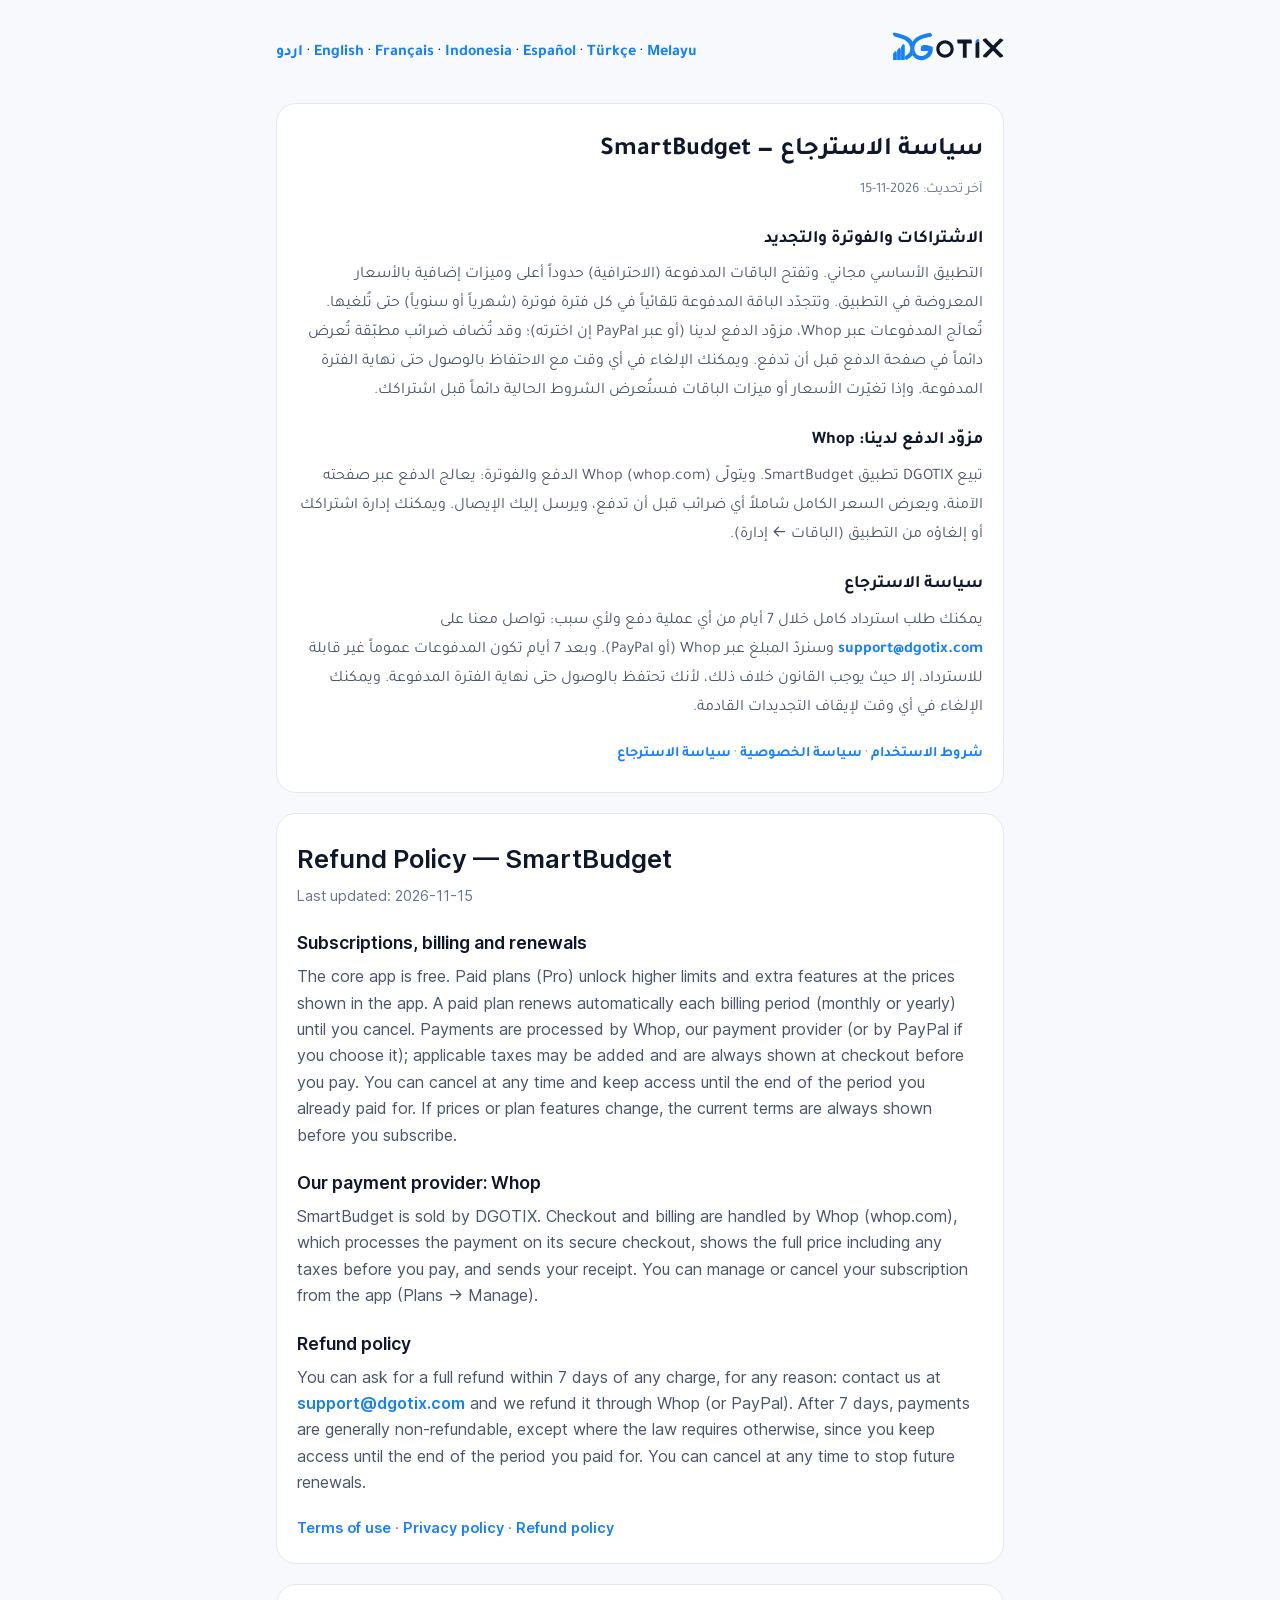
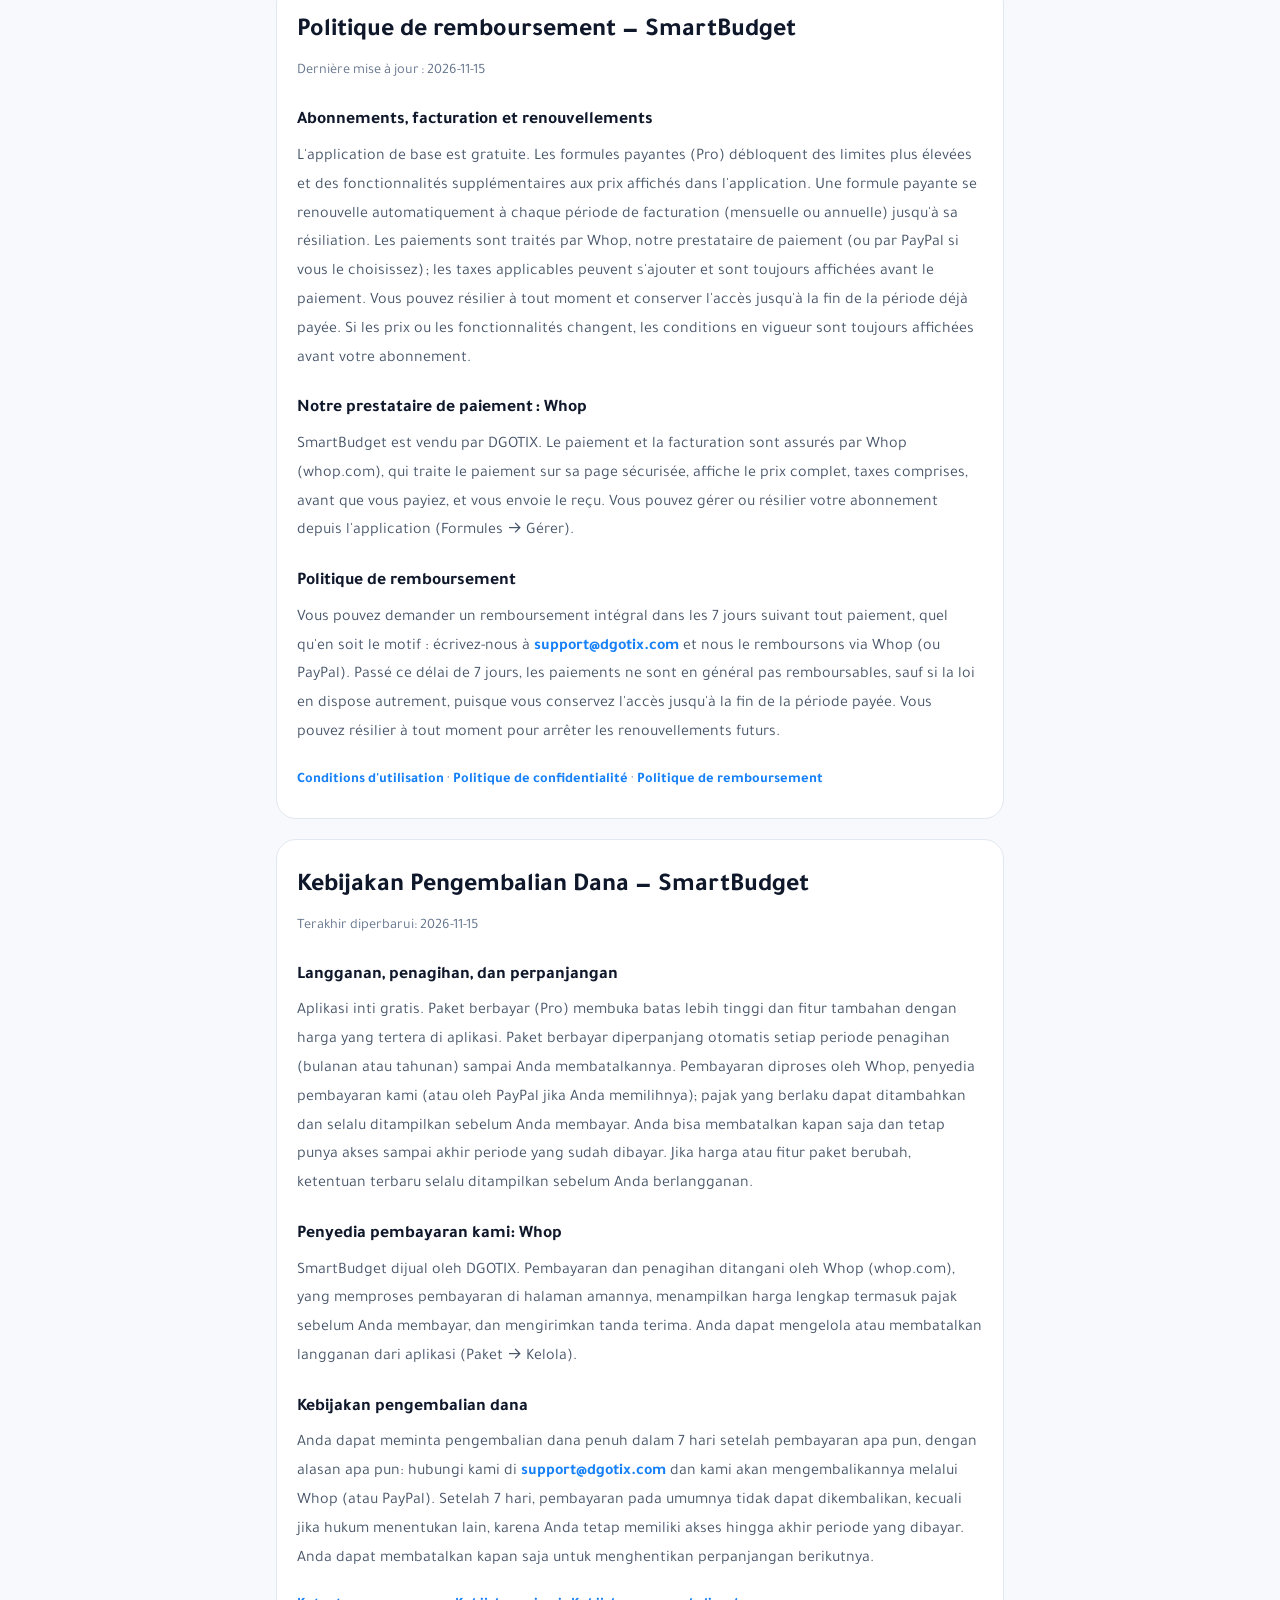
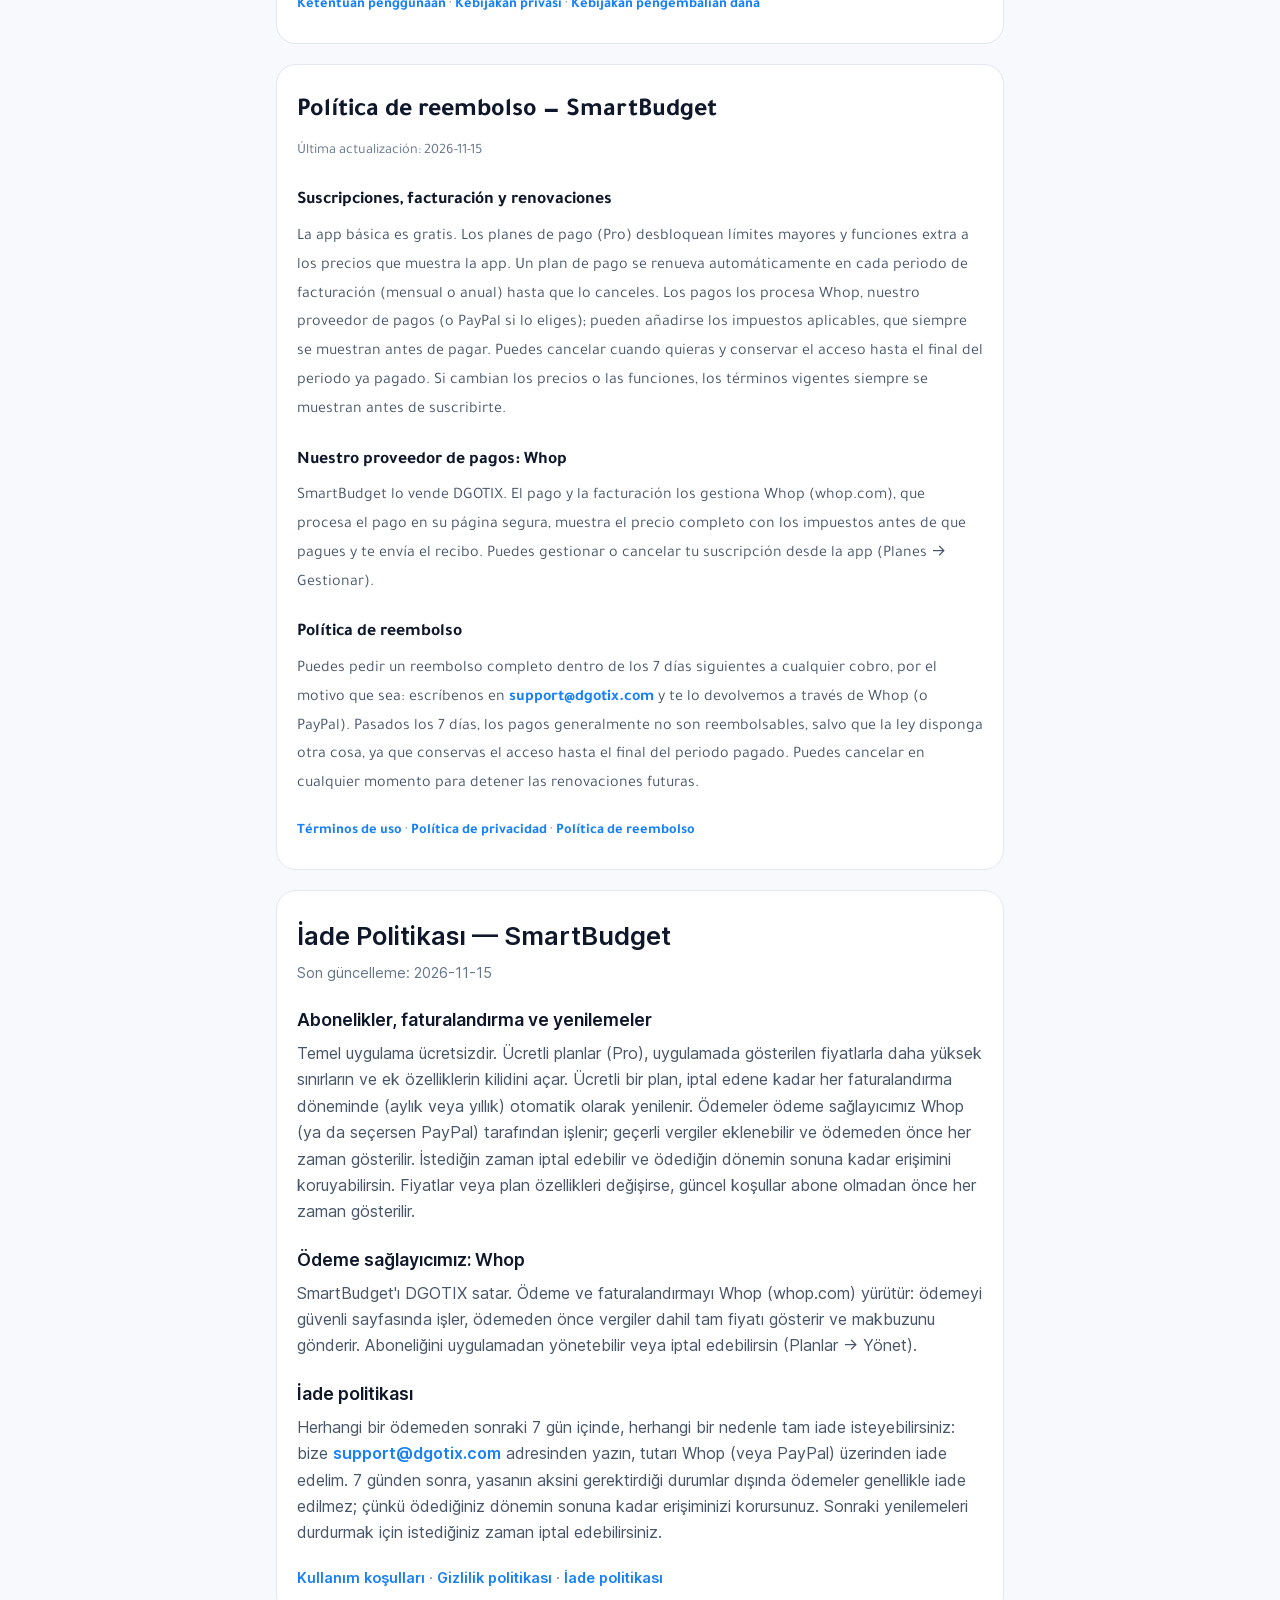
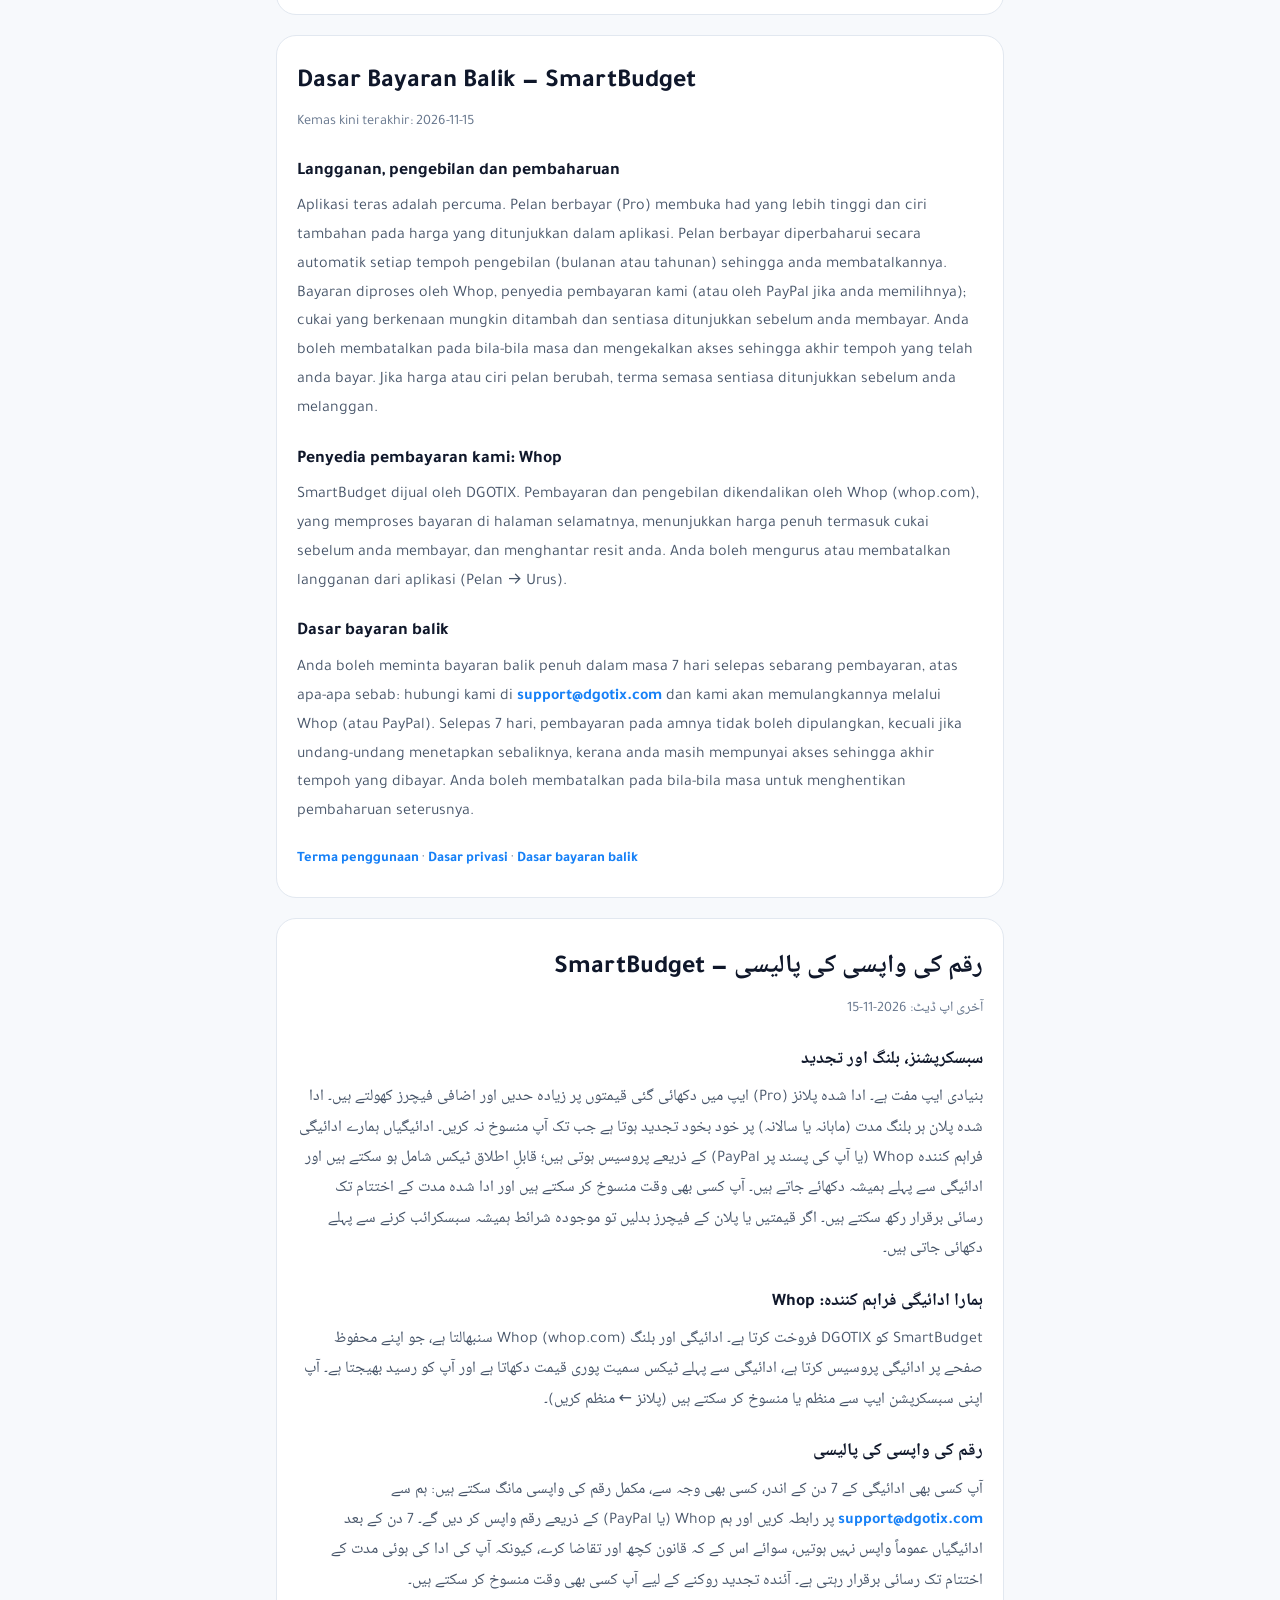
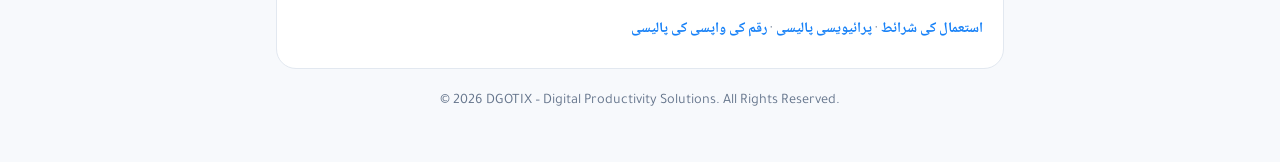
<file: refund.html>
<!doctype html>
<!-- Generated by tool/export_legal.dart in the SmartBudget app repository;
     edit lib/features/legal/domain/legal_content.dart there, not this file. -->
<html lang="ar" dir="rtl">
<head>
<meta charset="utf-8">
<meta name="viewport" content="width=device-width, initial-scale=1">
<meta http-equiv="Content-Security-Policy" content="default-src 'self'; script-src 'none'; style-src 'self' 'unsafe-inline'; img-src 'self' data:; font-src 'self'; object-src 'none'; base-uri 'self'; form-action 'none'; upgrade-insecure-requests">
<meta name="referrer" content="strict-origin-when-cross-origin">
<title>سياسة الاسترجاع · Refund Policy · Politique de remboursement · Kebijakan Pengembalian Dana · Política de reembolso · İade Politikası · Dasar Bayaran Balik · رقم کی واپسی کی پالیسی — SmartBudget</title>
<meta name="description" content="SmartBudget refund policy: a full refund within 7 days of any charge. Payments are handled by Whop or PayPal.">
<link rel="canonical" href="https://dgotix.com/refund.html">
<link rel="icon" type="image/png" href="smartbudget-icon.png">
<link rel="stylesheet" href="legal.css">
</head>
<body>
<div class="wrap">
  <header>
    <a href="/"><img src="logo.svg" alt="DGOTIX"></a>
    <nav><a href="#en">English</a> · <a href="#fr">Français</a> · <a href="#id">Indonesia</a> · <a href="#es">Español</a> · <a href="#tr">Türkçe</a> · <a href="#ms">Melayu</a> · <a href="#ur">اردو</a></nav>
  </header>

  <article>
    <h1>سياسة الاسترجاع — SmartBudget</h1>
    <p class="meta">آخر تحديث: 2026-11-15</p>
    <h2>الاشتراكات والفوترة والتجديد</h2>
    <p>التطبيق الأساسي مجاني. وتفتح الباقات المدفوعة (الاحترافية) حدوداً أعلى وميزات إضافية بالأسعار المعروضة في التطبيق. وتتجدّد الباقة المدفوعة تلقائياً في كل فترة فوترة (شهرياً أو سنوياً) حتى تُلغيها. تُعالَج المدفوعات عبر Whop، مزوّد الدفع لدينا (أو عبر PayPal إن اخترته)؛ وقد تُضاف ضرائب مطبّقة تُعرض دائماً في صفحة الدفع قبل أن تدفع. ويمكنك الإلغاء في أي وقت مع الاحتفاظ بالوصول حتى نهاية الفترة المدفوعة. وإذا تغيّرت الأسعار أو ميزات الباقات فستُعرض الشروط الحالية دائماً قبل اشتراكك.</p>
    <h2>مزوّد الدفع لدينا: Whop</h2>
    <p>تبيع DGOTIX تطبيق SmartBudget. ويتولّى Whop (whop.com) الدفع والفوترة: يعالج الدفع عبر صفحته الآمنة، ويعرض السعر الكامل شاملاً أي ضرائب قبل أن تدفع، ويرسل إليك الإيصال. ويمكنك إدارة اشتراكك أو إلغاؤه من التطبيق (الباقات ← إدارة).</p>
    <h2>سياسة الاسترجاع</h2>
    <p>يمكنك طلب استرداد كامل خلال 7 أيام من أي عملية دفع ولأي سبب: تواصل معنا على <a href="mailto:support@dgotix.com">support@dgotix.com</a> وسنردّ المبلغ عبر Whop (أو PayPal). وبعد 7 أيام تكون المدفوعات عموماً غير قابلة للاسترداد، إلا حيث يوجب القانون خلاف ذلك، لأنك تحتفظ بالوصول حتى نهاية الفترة المدفوعة. ويمكنك الإلغاء في أي وقت لإيقاف التجديدات القادمة.</p>
    <p class="meta" style="margin-top:20px"><a href="terms.html">شروط الاستخدام</a> · <a href="privacy.html">سياسة الخصوصية</a> · <a href="refund.html">سياسة الاسترجاع</a></p>
  </article>

  <article id="en" lang="en" dir="ltr">
    <h1>Refund Policy — SmartBudget</h1>
    <p class="meta">Last updated: 2026-11-15</p>
    <h2>Subscriptions, billing and renewals</h2>
    <p>The core app is free. Paid plans (Pro) unlock higher limits and extra features at the prices shown in the app. A paid plan renews automatically each billing period (monthly or yearly) until you cancel. Payments are processed by Whop, our payment provider (or by PayPal if you choose it); applicable taxes may be added and are always shown at checkout before you pay. You can cancel at any time and keep access until the end of the period you already paid for. If prices or plan features change, the current terms are always shown before you subscribe.</p>
    <h2>Our payment provider: Whop</h2>
    <p>SmartBudget is sold by DGOTIX. Checkout and billing are handled by Whop (whop.com), which processes the payment on its secure checkout, shows the full price including any taxes before you pay, and sends your receipt. You can manage or cancel your subscription from the app (Plans → Manage).</p>
    <h2>Refund policy</h2>
    <p>You can ask for a full refund within 7 days of any charge, for any reason: contact us at <a href="mailto:support@dgotix.com">support@dgotix.com</a> and we refund it through Whop (or PayPal). After 7 days, payments are generally non-refundable, except where the law requires otherwise, since you keep access until the end of the period you paid for. You can cancel at any time to stop future renewals.</p>
    <p class="meta" style="margin-top:20px"><a href="terms.html#en">Terms of use</a> · <a href="privacy.html#en">Privacy policy</a> · <a href="refund.html#en">Refund policy</a></p>
  </article>

  <article id="fr" lang="fr" dir="ltr">
    <h1>Politique de remboursement — SmartBudget</h1>
    <p class="meta">Dernière mise à jour : 2026-11-15</p>
    <h2>Abonnements, facturation et renouvellements</h2>
    <p>L'application de base est gratuite. Les formules payantes (Pro) débloquent des limites plus élevées et des fonctionnalités supplémentaires aux prix affichés dans l'application. Une formule payante se renouvelle automatiquement à chaque période de facturation (mensuelle ou annuelle) jusqu'à sa résiliation. Les paiements sont traités par Whop, notre prestataire de paiement (ou par PayPal si vous le choisissez) ; les taxes applicables peuvent s'ajouter et sont toujours affichées avant le paiement. Vous pouvez résilier à tout moment et conserver l'accès jusqu'à la fin de la période déjà payée. Si les prix ou les fonctionnalités changent, les conditions en vigueur sont toujours affichées avant votre abonnement.</p>
    <h2>Notre prestataire de paiement : Whop</h2>
    <p>SmartBudget est vendu par DGOTIX. Le paiement et la facturation sont assurés par Whop (whop.com), qui traite le paiement sur sa page sécurisée, affiche le prix complet, taxes comprises, avant que vous payiez, et vous envoie le reçu. Vous pouvez gérer ou résilier votre abonnement depuis l'application (Formules → Gérer).</p>
    <h2>Politique de remboursement</h2>
    <p>Vous pouvez demander un remboursement intégral dans les 7 jours suivant tout paiement, quel qu'en soit le motif : écrivez-nous à <a href="mailto:support@dgotix.com">support@dgotix.com</a> et nous le remboursons via Whop (ou PayPal). Passé ce délai de 7 jours, les paiements ne sont en général pas remboursables, sauf si la loi en dispose autrement, puisque vous conservez l'accès jusqu'à la fin de la période payée. Vous pouvez résilier à tout moment pour arrêter les renouvellements futurs.</p>
    <p class="meta" style="margin-top:20px"><a href="terms.html#fr">Conditions d'utilisation</a> · <a href="privacy.html#fr">Politique de confidentialité</a> · <a href="refund.html#fr">Politique de remboursement</a></p>
  </article>

  <article id="id" lang="id" dir="ltr">
    <h1>Kebijakan Pengembalian Dana — SmartBudget</h1>
    <p class="meta">Terakhir diperbarui: 2026-11-15</p>
    <h2>Langganan, penagihan, dan perpanjangan</h2>
    <p>Aplikasi inti gratis. Paket berbayar (Pro) membuka batas lebih tinggi dan fitur tambahan dengan harga yang tertera di aplikasi. Paket berbayar diperpanjang otomatis setiap periode penagihan (bulanan atau tahunan) sampai Anda membatalkannya. Pembayaran diproses oleh Whop, penyedia pembayaran kami (atau oleh PayPal jika Anda memilihnya); pajak yang berlaku dapat ditambahkan dan selalu ditampilkan sebelum Anda membayar. Anda bisa membatalkan kapan saja dan tetap punya akses sampai akhir periode yang sudah dibayar. Jika harga atau fitur paket berubah, ketentuan terbaru selalu ditampilkan sebelum Anda berlangganan.</p>
    <h2>Penyedia pembayaran kami: Whop</h2>
    <p>SmartBudget dijual oleh DGOTIX. Pembayaran dan penagihan ditangani oleh Whop (whop.com), yang memproses pembayaran di halaman amannya, menampilkan harga lengkap termasuk pajak sebelum Anda membayar, dan mengirimkan tanda terima. Anda dapat mengelola atau membatalkan langganan dari aplikasi (Paket → Kelola).</p>
    <h2>Kebijakan pengembalian dana</h2>
    <p>Anda dapat meminta pengembalian dana penuh dalam 7 hari setelah pembayaran apa pun, dengan alasan apa pun: hubungi kami di <a href="mailto:support@dgotix.com">support@dgotix.com</a> dan kami akan mengembalikannya melalui Whop (atau PayPal). Setelah 7 hari, pembayaran pada umumnya tidak dapat dikembalikan, kecuali jika hukum menentukan lain, karena Anda tetap memiliki akses hingga akhir periode yang dibayar. Anda dapat membatalkan kapan saja untuk menghentikan perpanjangan berikutnya.</p>
    <p class="meta" style="margin-top:20px"><a href="terms.html#id">Ketentuan penggunaan</a> · <a href="privacy.html#id">Kebijakan privasi</a> · <a href="refund.html#id">Kebijakan pengembalian dana</a></p>
  </article>

  <article id="es" lang="es" dir="ltr">
    <h1>Política de reembolso — SmartBudget</h1>
    <p class="meta">Última actualización: 2026-11-15</p>
    <h2>Suscripciones, facturación y renovaciones</h2>
    <p>La app básica es gratis. Los planes de pago (Pro) desbloquean límites mayores y funciones extra a los precios que muestra la app. Un plan de pago se renueva automáticamente en cada periodo de facturación (mensual o anual) hasta que lo canceles. Los pagos los procesa Whop, nuestro proveedor de pagos (o PayPal si lo eliges); pueden añadirse los impuestos aplicables, que siempre se muestran antes de pagar. Puedes cancelar cuando quieras y conservar el acceso hasta el final del periodo ya pagado. Si cambian los precios o las funciones, los términos vigentes siempre se muestran antes de suscribirte.</p>
    <h2>Nuestro proveedor de pagos: Whop</h2>
    <p>SmartBudget lo vende DGOTIX. El pago y la facturación los gestiona Whop (whop.com), que procesa el pago en su página segura, muestra el precio completo con los impuestos antes de que pagues y te envía el recibo. Puedes gestionar o cancelar tu suscripción desde la app (Planes → Gestionar).</p>
    <h2>Política de reembolso</h2>
    <p>Puedes pedir un reembolso completo dentro de los 7 días siguientes a cualquier cobro, por el motivo que sea: escríbenos en <a href="mailto:support@dgotix.com">support@dgotix.com</a> y te lo devolvemos a través de Whop (o PayPal). Pasados los 7 días, los pagos generalmente no son reembolsables, salvo que la ley disponga otra cosa, ya que conservas el acceso hasta el final del periodo pagado. Puedes cancelar en cualquier momento para detener las renovaciones futuras.</p>
    <p class="meta" style="margin-top:20px"><a href="terms.html#es">Términos de uso</a> · <a href="privacy.html#es">Política de privacidad</a> · <a href="refund.html#es">Política de reembolso</a></p>
  </article>

  <article id="tr" lang="tr" dir="ltr">
    <h1>İade Politikası — SmartBudget</h1>
    <p class="meta">Son güncelleme: 2026-11-15</p>
    <h2>Abonelikler, faturalandırma ve yenilemeler</h2>
    <p>Temel uygulama ücretsizdir. Ücretli planlar (Pro), uygulamada gösterilen fiyatlarla daha yüksek sınırların ve ek özelliklerin kilidini açar. Ücretli bir plan, iptal edene kadar her faturalandırma döneminde (aylık veya yıllık) otomatik olarak yenilenir. Ödemeler ödeme sağlayıcımız Whop (ya da seçersen PayPal) tarafından işlenir; geçerli vergiler eklenebilir ve ödemeden önce her zaman gösterilir. İstediğin zaman iptal edebilir ve ödediğin dönemin sonuna kadar erişimini koruyabilirsin. Fiyatlar veya plan özellikleri değişirse, güncel koşullar abone olmadan önce her zaman gösterilir.</p>
    <h2>Ödeme sağlayıcımız: Whop</h2>
    <p>SmartBudget'ı DGOTIX satar. Ödeme ve faturalandırmayı Whop (whop.com) yürütür: ödemeyi güvenli sayfasında işler, ödemeden önce vergiler dahil tam fiyatı gösterir ve makbuzunu gönderir. Aboneliğini uygulamadan yönetebilir veya iptal edebilirsin (Planlar → Yönet).</p>
    <h2>İade politikası</h2>
    <p>Herhangi bir ödemeden sonraki 7 gün içinde, herhangi bir nedenle tam iade isteyebilirsiniz: bize <a href="mailto:support@dgotix.com">support@dgotix.com</a> adresinden yazın, tutarı Whop (veya PayPal) üzerinden iade edelim. 7 günden sonra, yasanın aksini gerektirdiği durumlar dışında ödemeler genellikle iade edilmez; çünkü ödediğiniz dönemin sonuna kadar erişiminizi korursunuz. Sonraki yenilemeleri durdurmak için istediğiniz zaman iptal edebilirsiniz.</p>
    <p class="meta" style="margin-top:20px"><a href="terms.html#tr">Kullanım koşulları</a> · <a href="privacy.html#tr">Gizlilik politikası</a> · <a href="refund.html#tr">İade politikası</a></p>
  </article>

  <article id="ms" lang="ms" dir="ltr">
    <h1>Dasar Bayaran Balik — SmartBudget</h1>
    <p class="meta">Kemas kini terakhir: 2026-11-15</p>
    <h2>Langganan, pengebilan dan pembaharuan</h2>
    <p>Aplikasi teras adalah percuma. Pelan berbayar (Pro) membuka had yang lebih tinggi dan ciri tambahan pada harga yang ditunjukkan dalam aplikasi. Pelan berbayar diperbaharui secara automatik setiap tempoh pengebilan (bulanan atau tahunan) sehingga anda membatalkannya. Bayaran diproses oleh Whop, penyedia pembayaran kami (atau oleh PayPal jika anda memilihnya); cukai yang berkenaan mungkin ditambah dan sentiasa ditunjukkan sebelum anda membayar. Anda boleh membatalkan pada bila-bila masa dan mengekalkan akses sehingga akhir tempoh yang telah anda bayar. Jika harga atau ciri pelan berubah, terma semasa sentiasa ditunjukkan sebelum anda melanggan.</p>
    <h2>Penyedia pembayaran kami: Whop</h2>
    <p>SmartBudget dijual oleh DGOTIX. Pembayaran dan pengebilan dikendalikan oleh Whop (whop.com), yang memproses bayaran di halaman selamatnya, menunjukkan harga penuh termasuk cukai sebelum anda membayar, dan menghantar resit anda. Anda boleh mengurus atau membatalkan langganan dari aplikasi (Pelan → Urus).</p>
    <h2>Dasar bayaran balik</h2>
    <p>Anda boleh meminta bayaran balik penuh dalam masa 7 hari selepas sebarang pembayaran, atas apa-apa sebab: hubungi kami di <a href="mailto:support@dgotix.com">support@dgotix.com</a> dan kami akan memulangkannya melalui Whop (atau PayPal). Selepas 7 hari, pembayaran pada amnya tidak boleh dipulangkan, kecuali jika undang-undang menetapkan sebaliknya, kerana anda masih mempunyai akses sehingga akhir tempoh yang dibayar. Anda boleh membatalkan pada bila-bila masa untuk menghentikan pembaharuan seterusnya.</p>
    <p class="meta" style="margin-top:20px"><a href="terms.html#ms">Terma penggunaan</a> · <a href="privacy.html#ms">Dasar privasi</a> · <a href="refund.html#ms">Dasar bayaran balik</a></p>
  </article>

  <article id="ur" lang="ur" dir="rtl">
    <h1>رقم کی واپسی کی پالیسی — SmartBudget</h1>
    <p class="meta">آخری اپ ڈیٹ: 2026-11-15</p>
    <h2>سبسکرپشنز، بلنگ اور تجدید</h2>
    <p>بنیادی ایپ مفت ہے۔ ادا شدہ پلانز (Pro) ایپ میں دکھائی گئی قیمتوں پر زیادہ حدیں اور اضافی فیچرز کھولتے ہیں۔ ادا شدہ پلان ہر بلنگ مدت (ماہانہ یا سالانہ) پر خود بخود تجدید ہوتا ہے جب تک آپ منسوخ نہ کریں۔ ادائیگیاں ہمارے ادائیگی فراہم کنندہ Whop (یا آپ کی پسند پر PayPal) کے ذریعے پروسیس ہوتی ہیں؛ قابلِ اطلاق ٹیکس شامل ہو سکتے ہیں اور ادائیگی سے پہلے ہمیشہ دکھائے جاتے ہیں۔ آپ کسی بھی وقت منسوخ کر سکتے ہیں اور ادا شدہ مدت کے اختتام تک رسائی برقرار رکھ سکتے ہیں۔ اگر قیمتیں یا پلان کے فیچرز بدلیں تو موجودہ شرائط ہمیشہ سبسکرائب کرنے سے پہلے دکھائی جاتی ہیں۔</p>
    <h2>ہمارا ادائیگی فراہم کنندہ: Whop</h2>
    <p>SmartBudget کو DGOTIX فروخت کرتا ہے۔ ادائیگی اور بلنگ Whop (whop.com) سنبھالتا ہے، جو اپنے محفوظ صفحے پر ادائیگی پروسیس کرتا ہے، ادائیگی سے پہلے ٹیکس سمیت پوری قیمت دکھاتا ہے اور آپ کو رسید بھیجتا ہے۔ آپ اپنی سبسکرپشن ایپ سے منظم یا منسوخ کر سکتے ہیں (پلانز ← منظم کریں)۔</p>
    <h2>رقم کی واپسی کی پالیسی</h2>
    <p>آپ کسی بھی ادائیگی کے 7 دن کے اندر، کسی بھی وجہ سے، مکمل رقم کی واپسی مانگ سکتے ہیں: ہم سے <a href="mailto:support@dgotix.com">support@dgotix.com</a> پر رابطہ کریں اور ہم Whop (یا PayPal) کے ذریعے رقم واپس کر دیں گے۔ 7 دن کے بعد ادائیگیاں عموماً واپس نہیں ہوتیں، سوائے اس کے کہ قانون کچھ اور تقاضا کرے، کیونکہ آپ کی ادا کی ہوئی مدت کے اختتام تک رسائی برقرار رہتی ہے۔ آئندہ تجدید روکنے کے لیے آپ کسی بھی وقت منسوخ کر سکتے ہیں۔</p>
    <p class="meta" style="margin-top:20px"><a href="terms.html#ur">استعمال کی شرائط</a> · <a href="privacy.html#ur">پرائیویسی پالیسی</a> · <a href="refund.html#ur">رقم کی واپسی کی پالیسی</a></p>
  </article>

  <footer><span dir="ltr">© 2026 DGOTIX – Digital Productivity Solutions. All Rights Reserved.</span></footer>
</div>
</body>
</html>
</file>
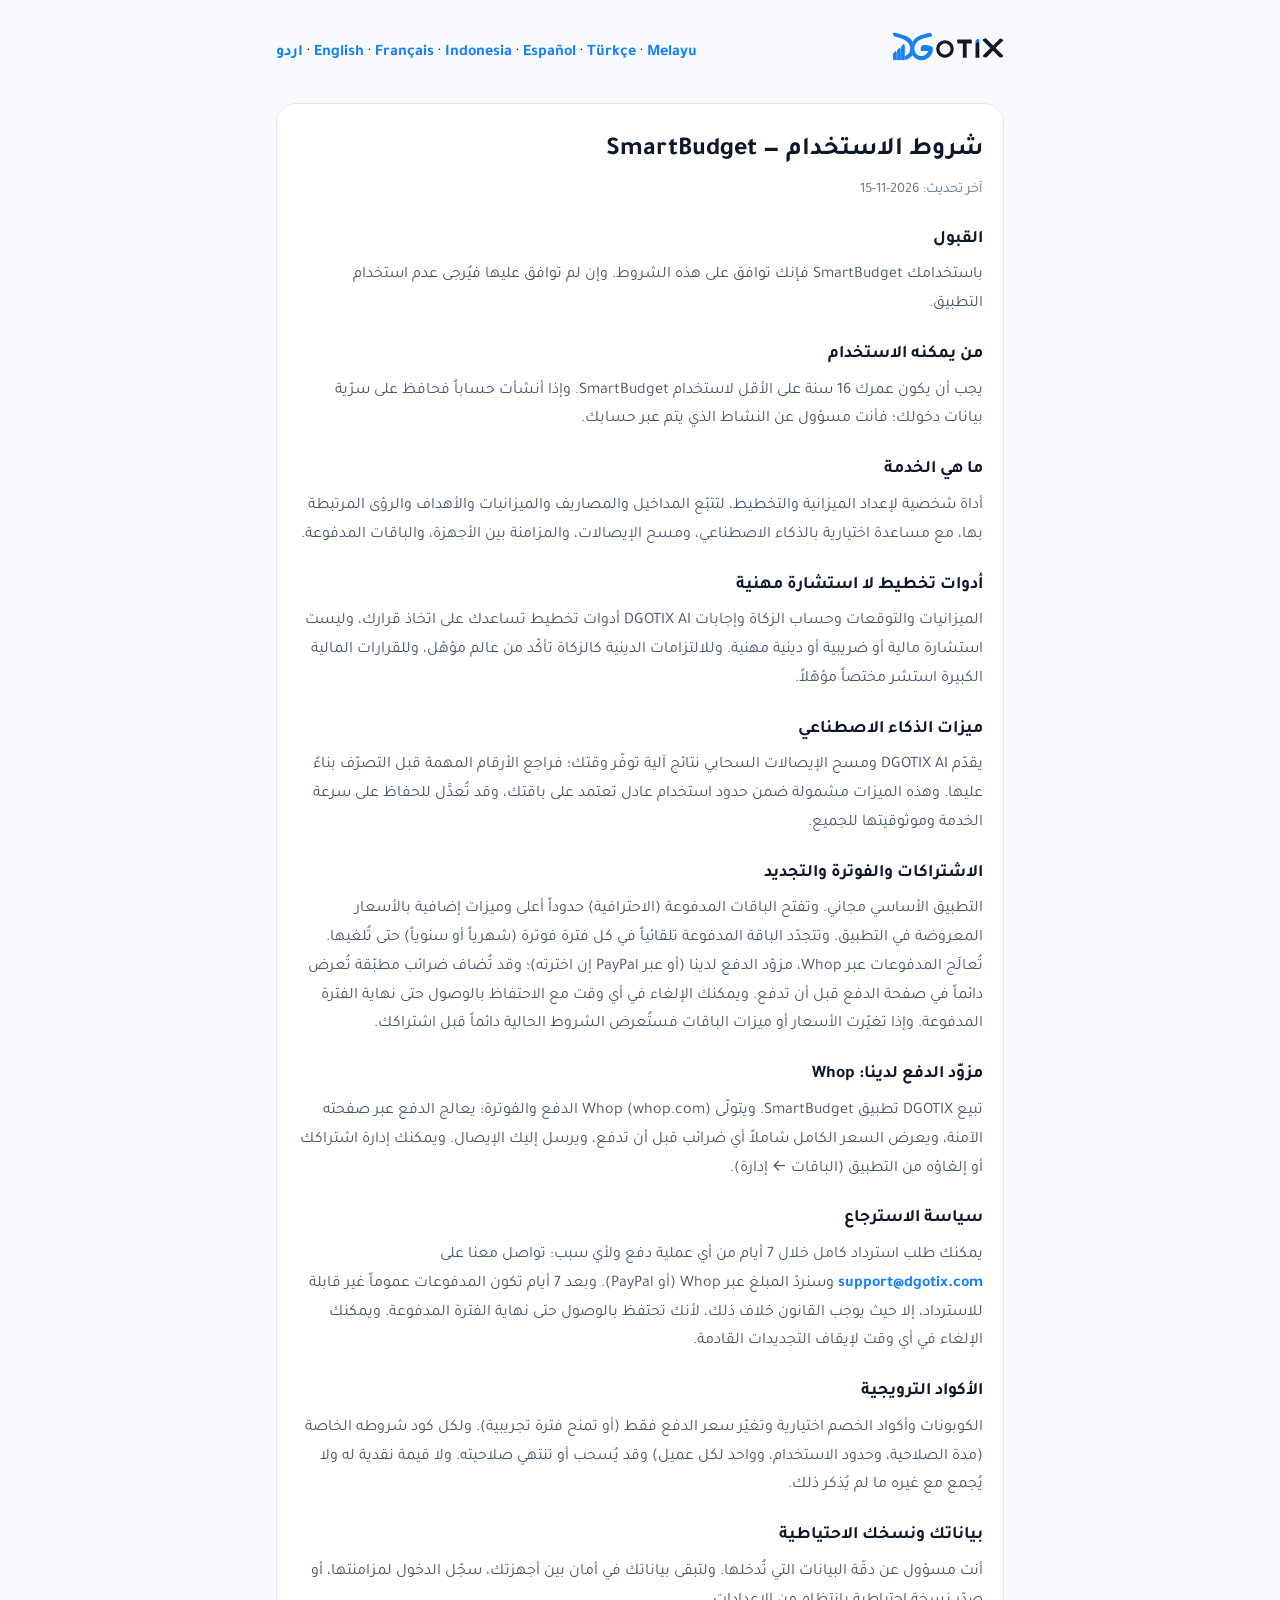
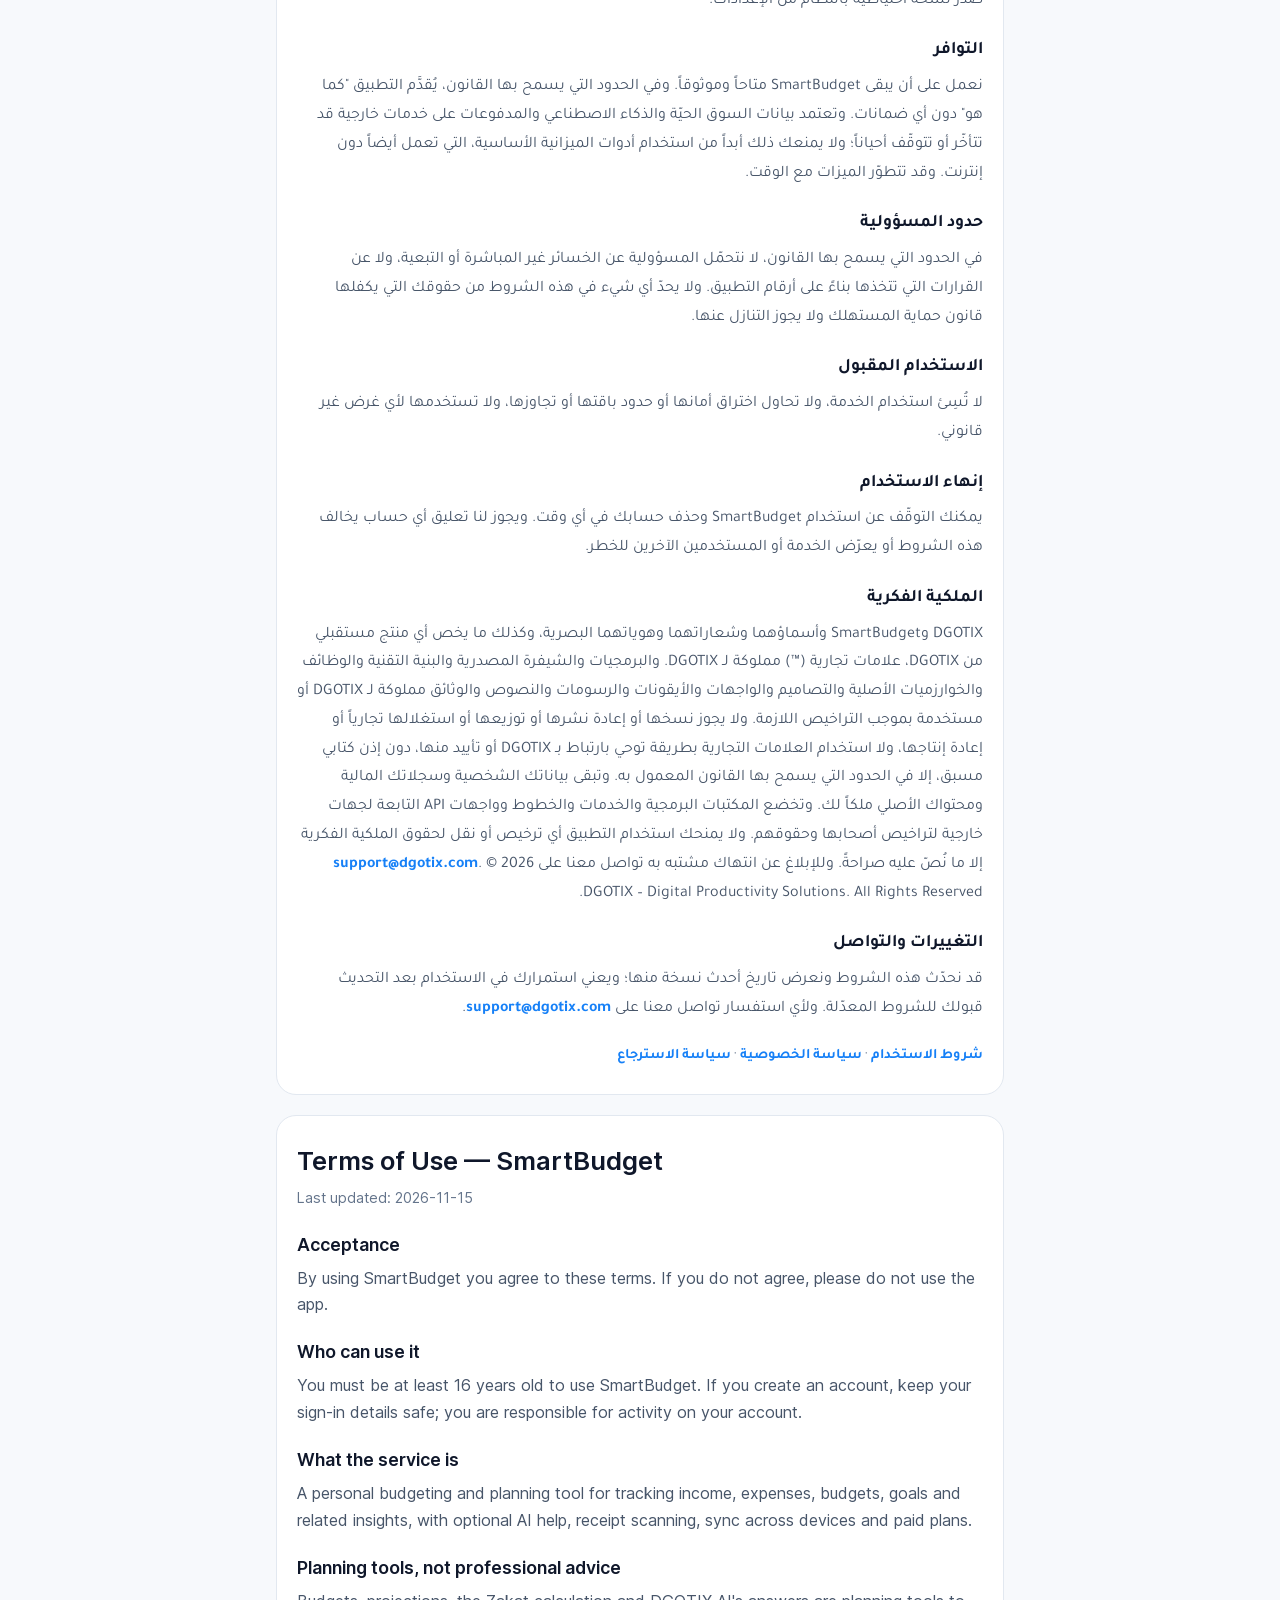
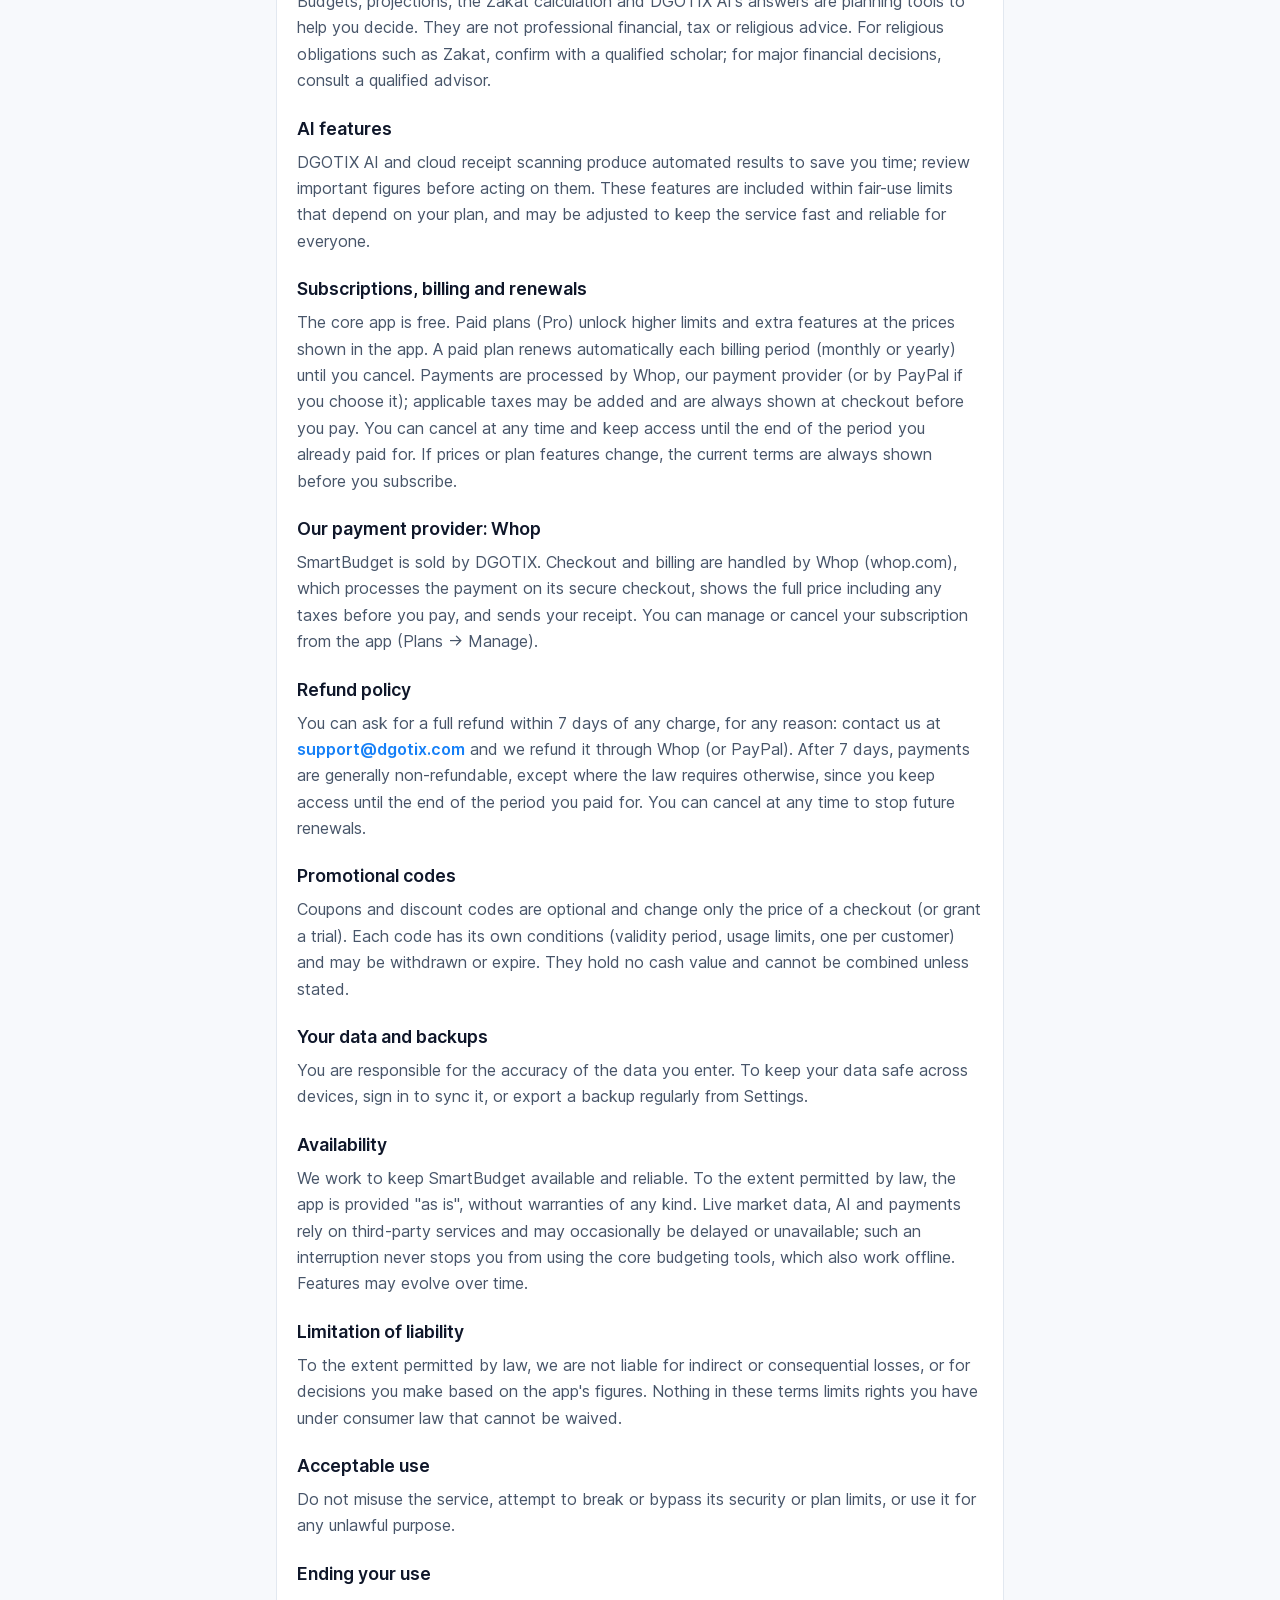
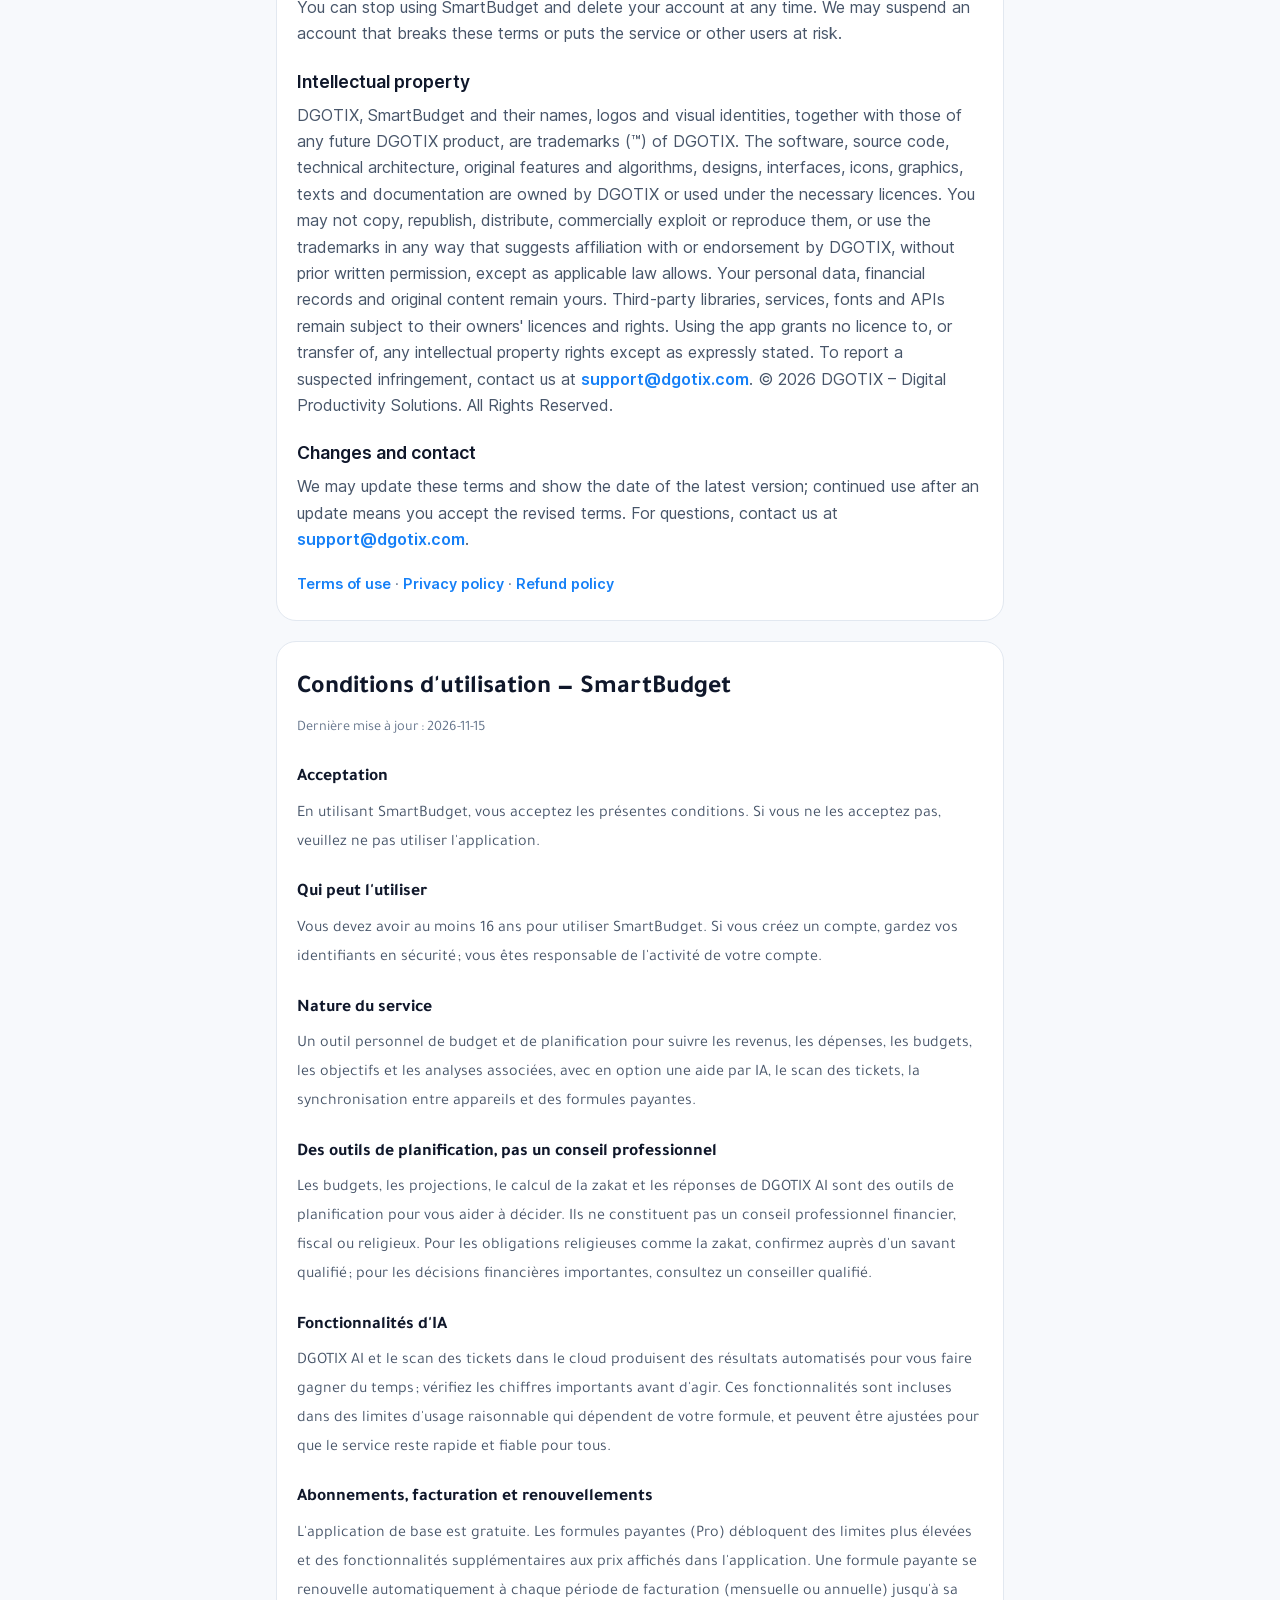
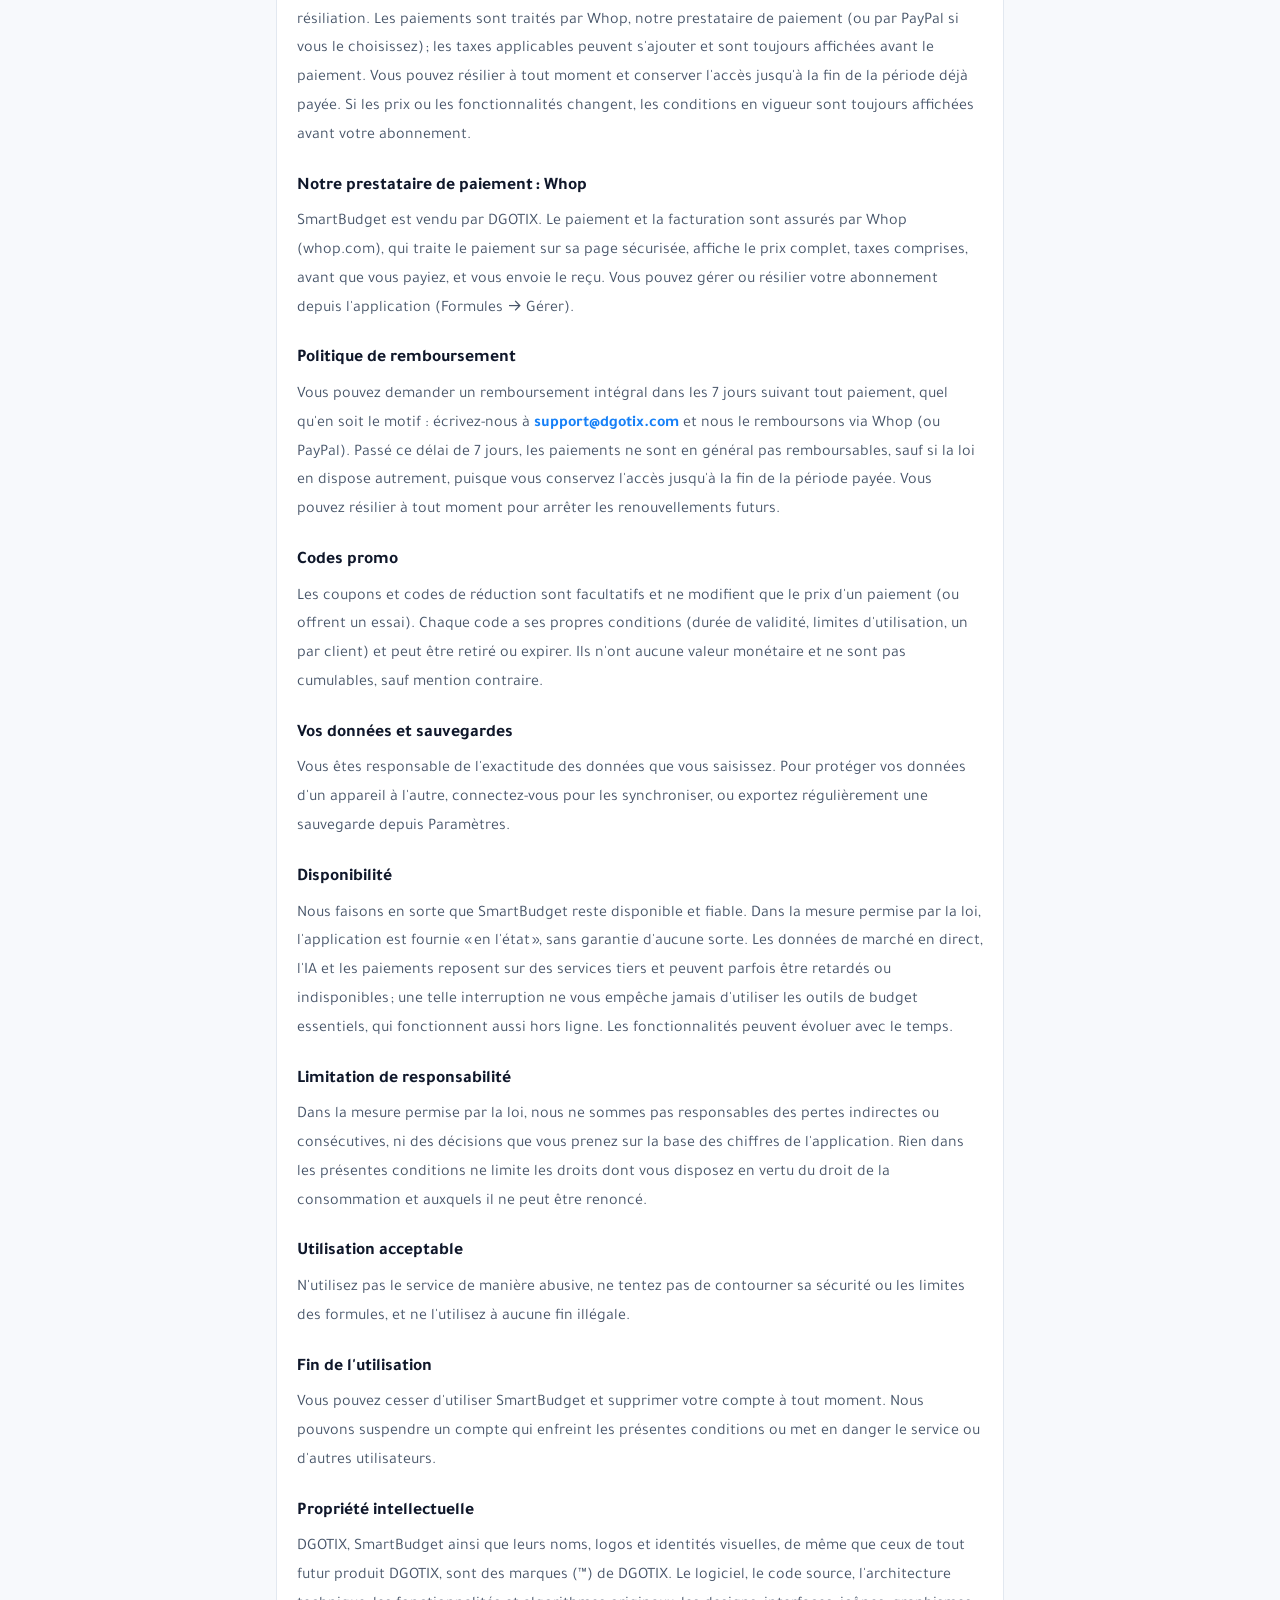
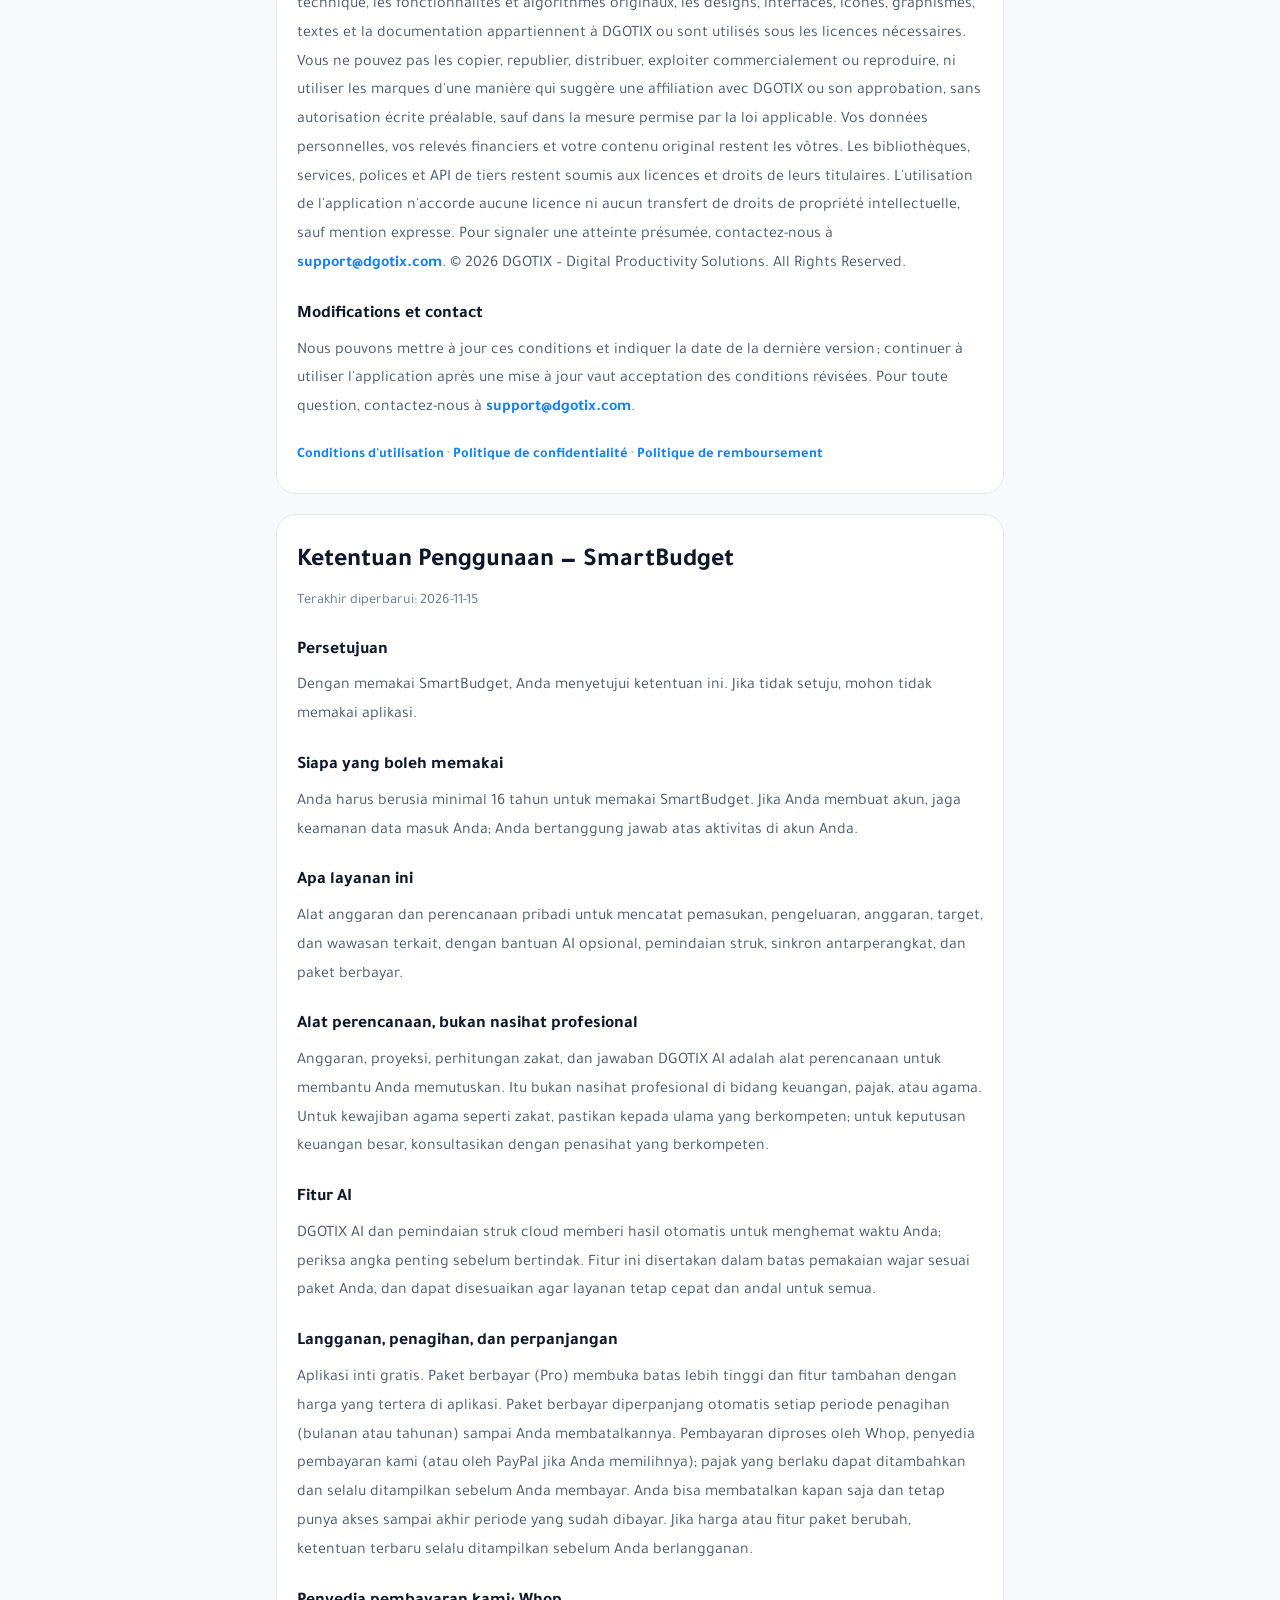
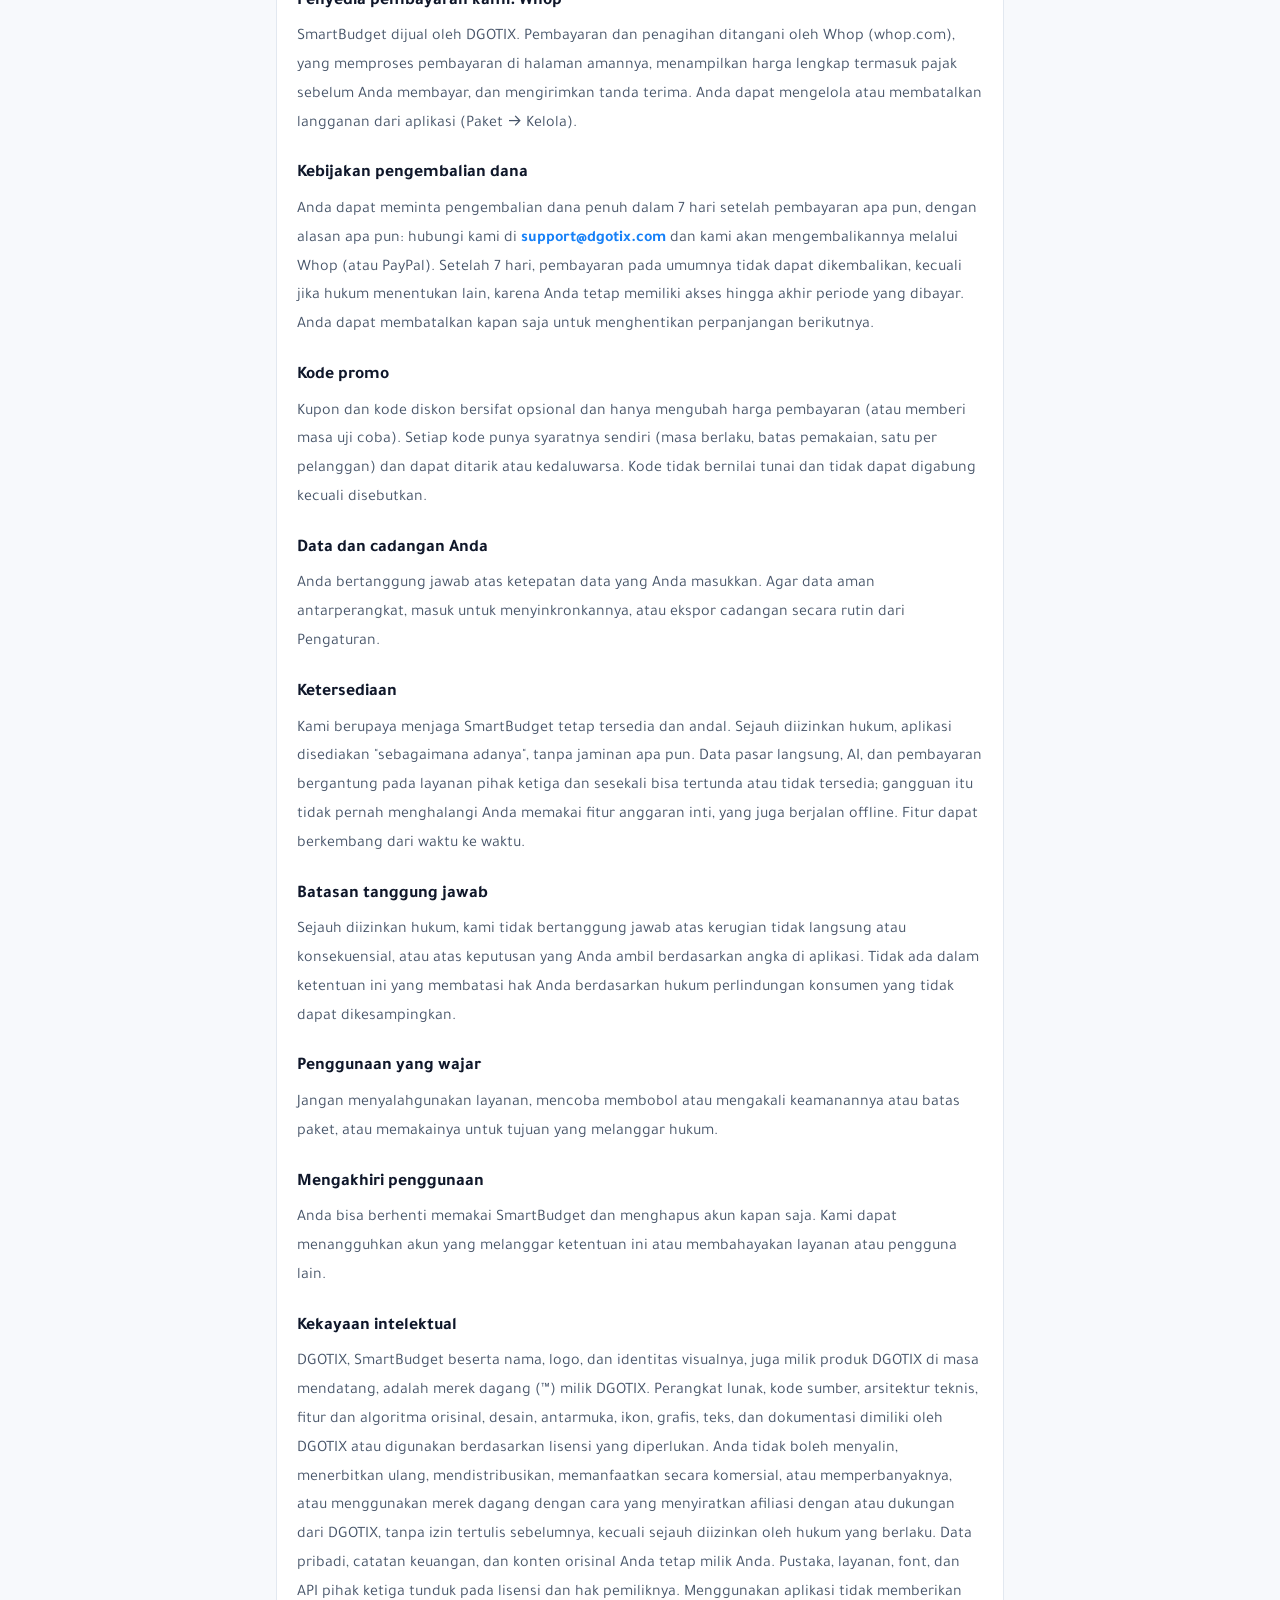
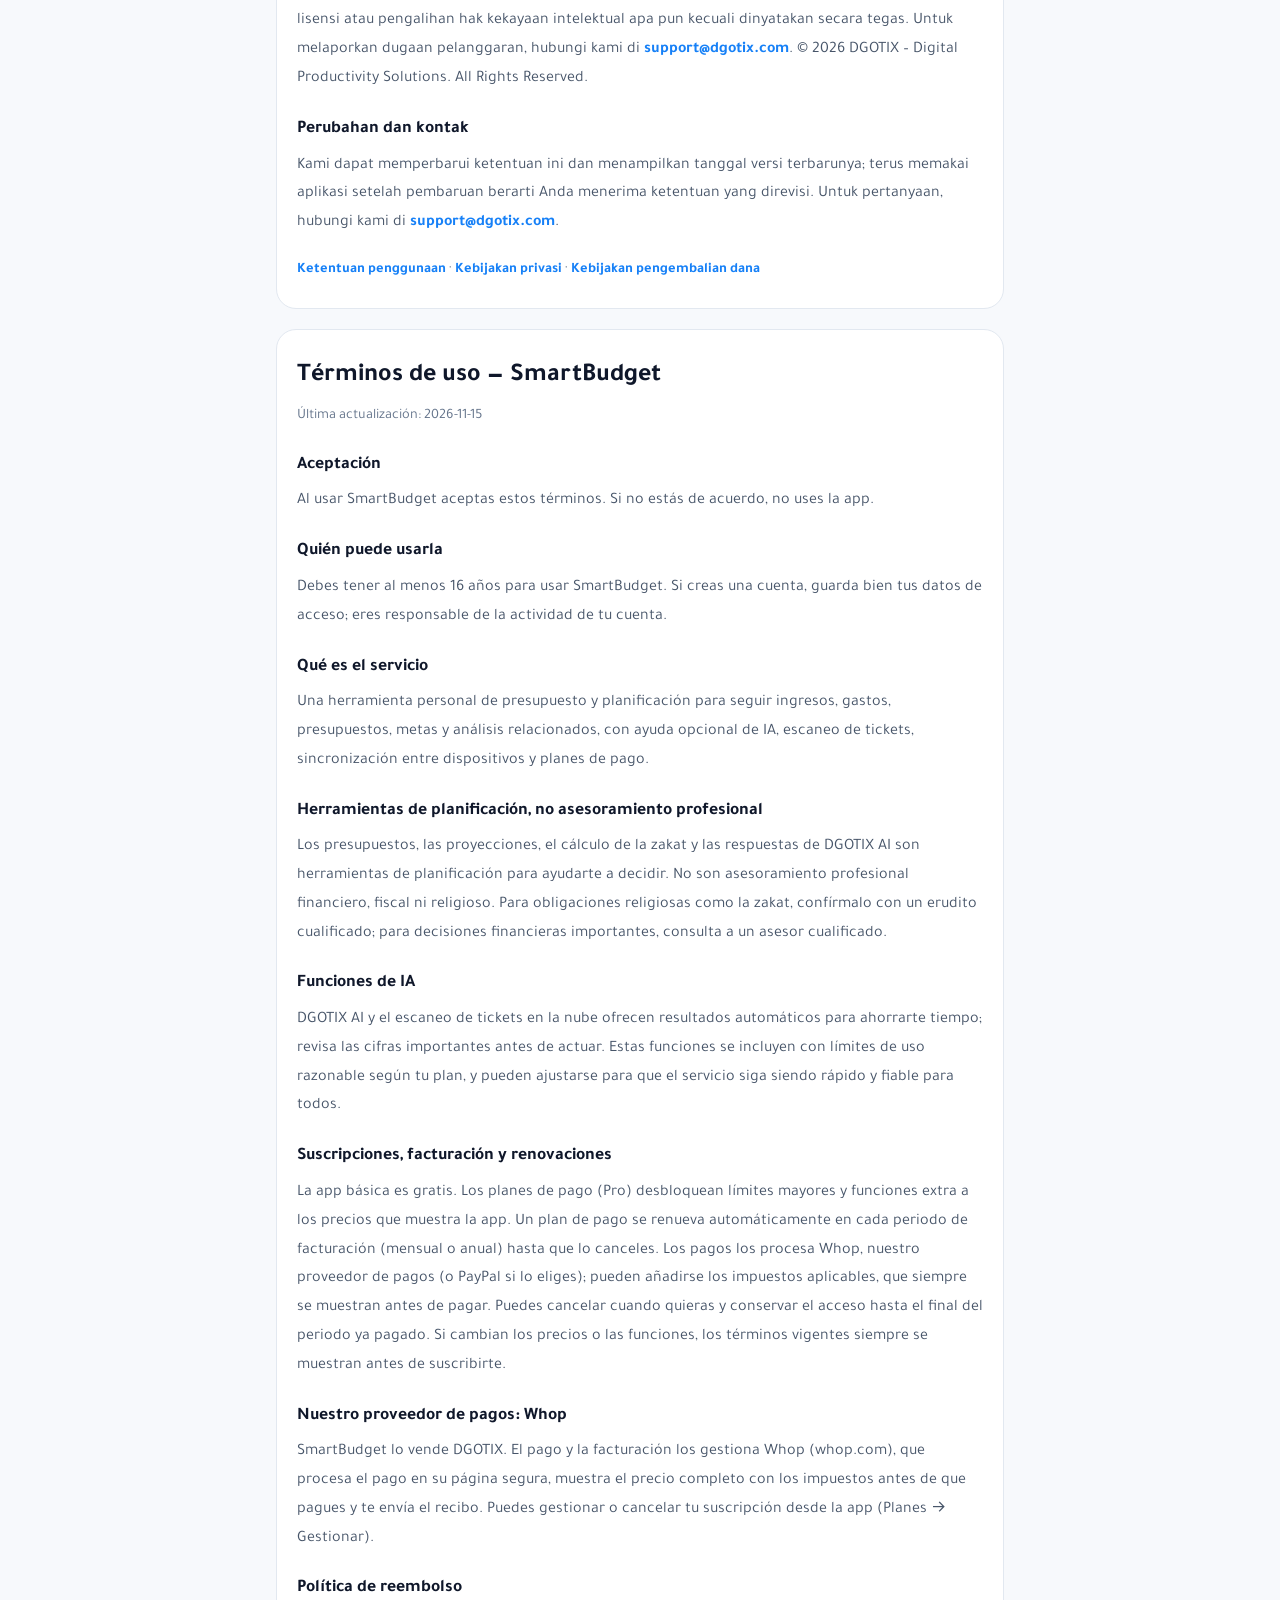
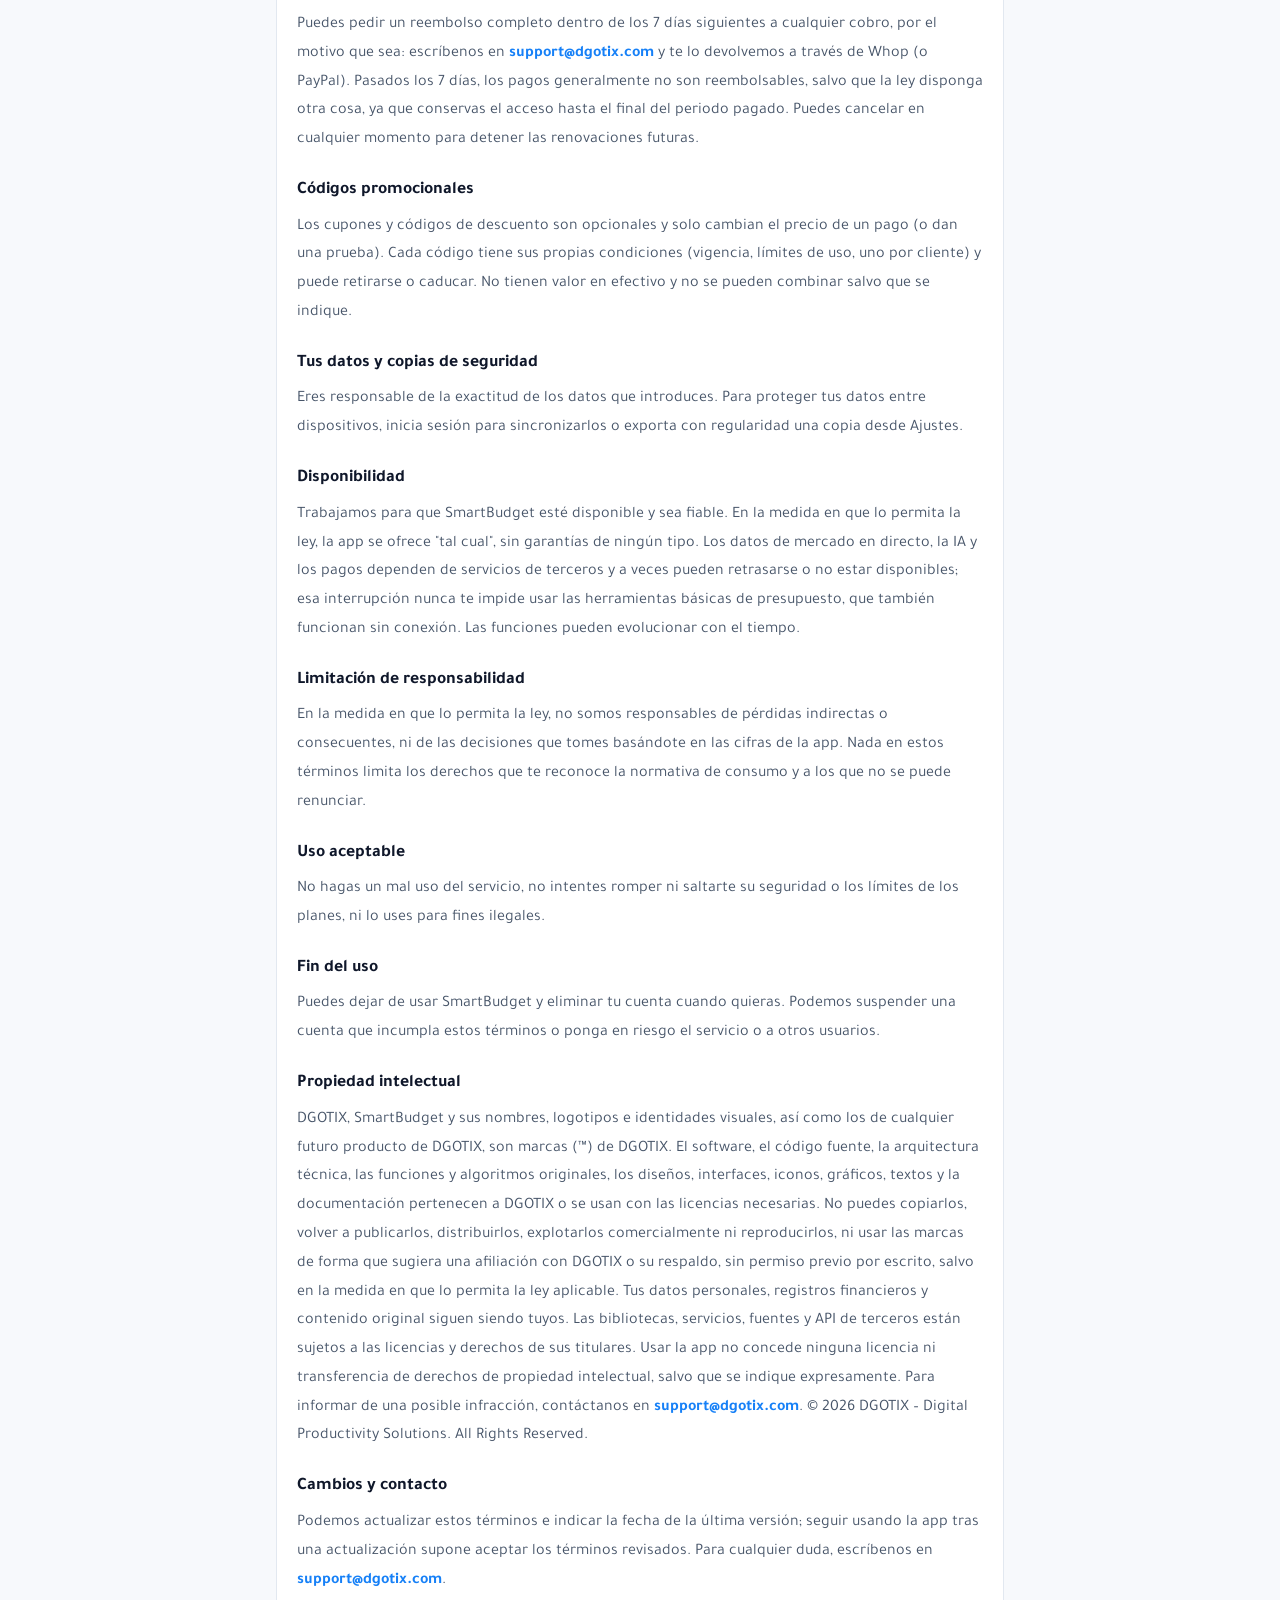
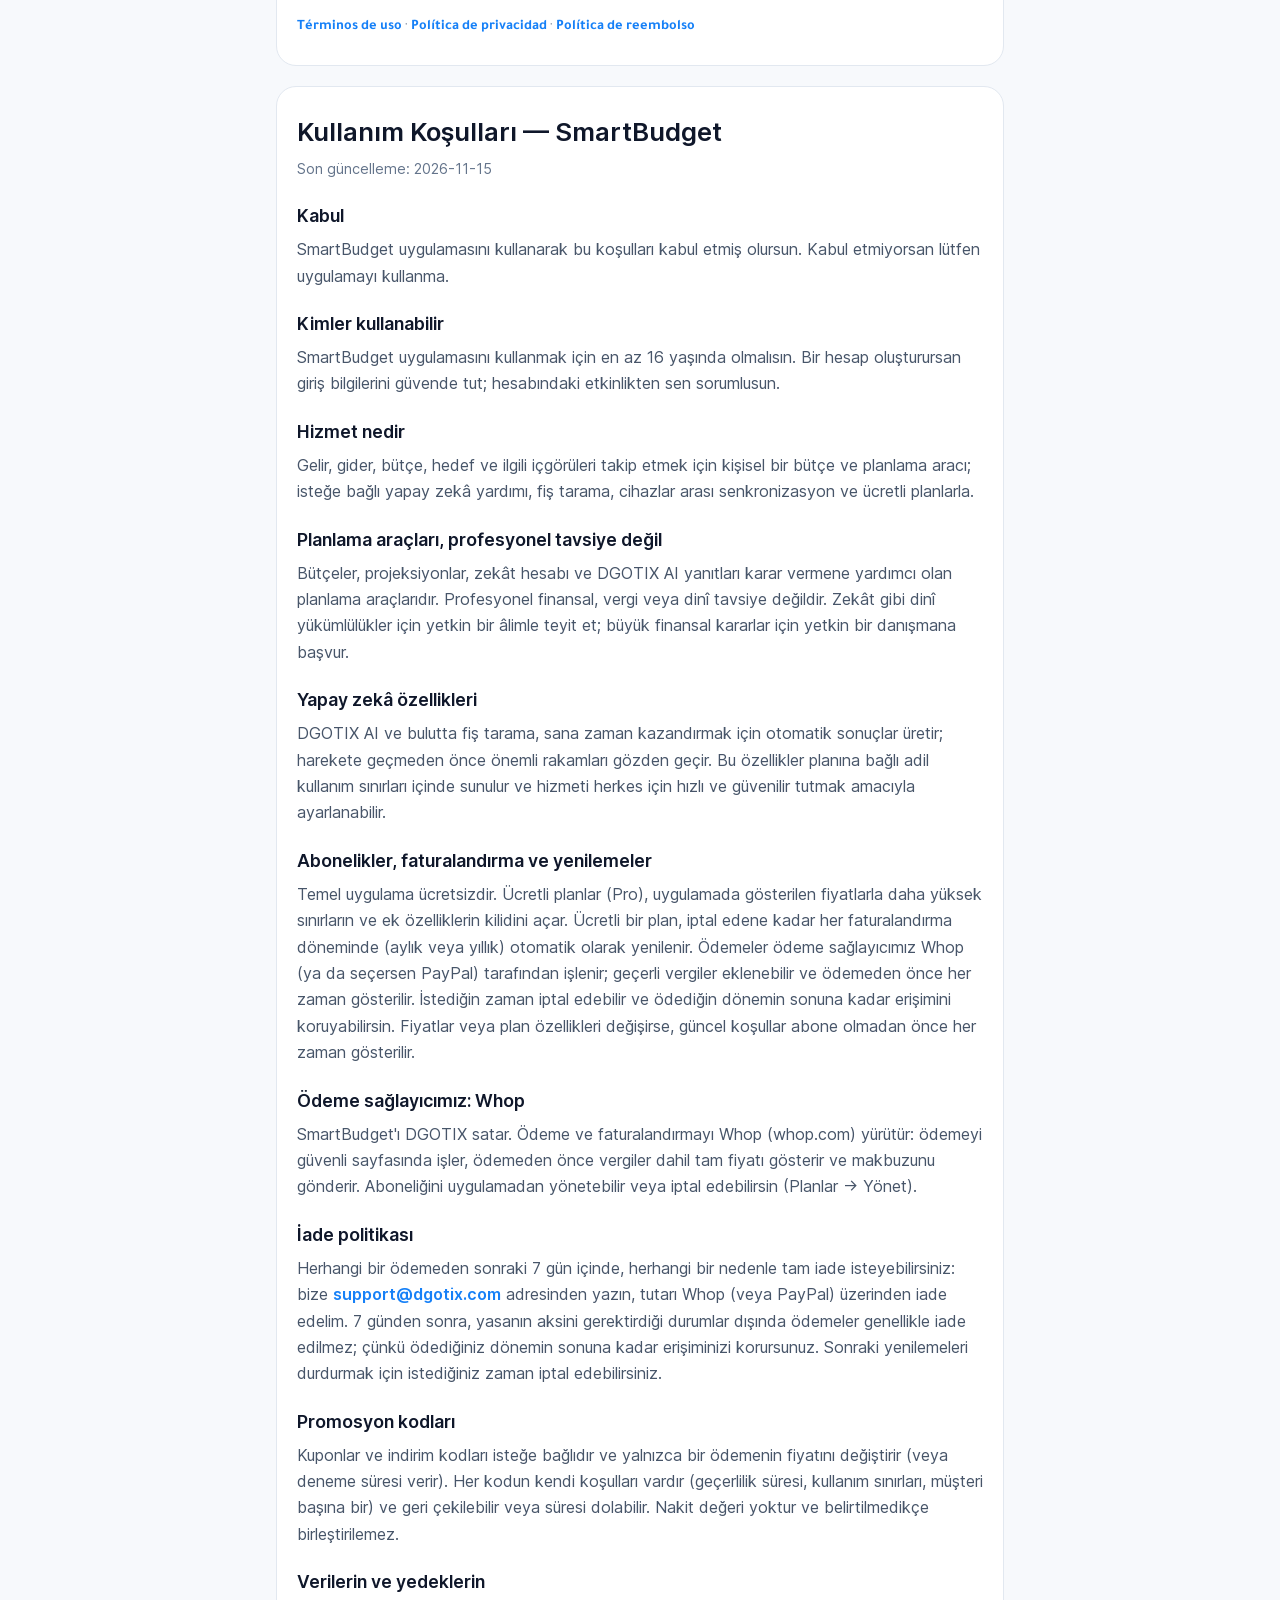
<file: terms.html>
<!doctype html>
<!-- Generated by tool/export_legal.dart in the SmartBudget app repository;
     edit lib/features/legal/domain/legal_content.dart there, not this file. -->
<html lang="ar" dir="rtl">
<head>
<meta charset="utf-8">
<meta name="viewport" content="width=device-width, initial-scale=1">
<meta http-equiv="Content-Security-Policy" content="default-src 'self'; script-src 'none'; style-src 'self' 'unsafe-inline'; img-src 'self' data:; font-src 'self'; object-src 'none'; base-uri 'self'; form-action 'none'; upgrade-insecure-requests">
<meta name="referrer" content="strict-origin-when-cross-origin">
<title>شروط الاستخدام · Terms of Use · Conditions d'utilisation · Ketentuan Penggunaan · Términos de uso · Kullanım Koşulları · Terma Penggunaan · استعمال کی شرائط — SmartBudget</title>
<link rel="canonical" href="https://dgotix.com/terms.html">
<link rel="icon" type="image/png" href="smartbudget-icon.png">
<link rel="stylesheet" href="legal.css">
</head>
<body>
<div class="wrap">
  <header>
    <a href="/"><img src="logo.svg" alt="DGOTIX"></a>
    <nav><a href="#en">English</a> · <a href="#fr">Français</a> · <a href="#id">Indonesia</a> · <a href="#es">Español</a> · <a href="#tr">Türkçe</a> · <a href="#ms">Melayu</a> · <a href="#ur">اردو</a></nav>
  </header>

  <article>
    <h1>شروط الاستخدام — SmartBudget</h1>
    <p class="meta">آخر تحديث: 2026-11-15</p>
    <h2>القبول</h2>
    <p>باستخدامك SmartBudget فإنك توافق على هذه الشروط. وإن لم توافق عليها فيُرجى عدم استخدام التطبيق.</p>
    <h2>من يمكنه الاستخدام</h2>
    <p>يجب أن يكون عمرك 16 سنة على الأقل لاستخدام SmartBudget. وإذا أنشأت حساباً فحافظ على سرّية بيانات دخولك؛ فأنت مسؤول عن النشاط الذي يتم عبر حسابك.</p>
    <h2>ما هي الخدمة</h2>
    <p>أداة شخصية لإعداد الميزانية والتخطيط، لتتبّع المداخيل والمصاريف والميزانيات والأهداف والرؤى المرتبطة بها، مع مساعدة اختيارية بالذكاء الاصطناعي، ومسح الإيصالات، والمزامنة بين الأجهزة، والباقات المدفوعة.</p>
    <h2>أدوات تخطيط لا استشارة مهنية</h2>
    <p>الميزانيات والتوقعات وحساب الزكاة وإجابات DGOTIX AI أدوات تخطيط تساعدك على اتخاذ قرارك، وليست استشارة مالية أو ضريبية أو دينية مهنية. وللالتزامات الدينية كالزكاة تأكّد من عالم مؤهّل، وللقرارات المالية الكبيرة استشر مختصاً مؤهّلاً.</p>
    <h2>ميزات الذكاء الاصطناعي</h2>
    <p>يقدّم DGOTIX AI ومسح الإيصالات السحابي نتائج آلية توفّر وقتك؛ فراجع الأرقام المهمة قبل التصرّف بناءً عليها. وهذه الميزات مشمولة ضمن حدود استخدام عادل تعتمد على باقتك، وقد تُعدَّل للحفاظ على سرعة الخدمة وموثوقيتها للجميع.</p>
    <h2>الاشتراكات والفوترة والتجديد</h2>
    <p>التطبيق الأساسي مجاني. وتفتح الباقات المدفوعة (الاحترافية) حدوداً أعلى وميزات إضافية بالأسعار المعروضة في التطبيق. وتتجدّد الباقة المدفوعة تلقائياً في كل فترة فوترة (شهرياً أو سنوياً) حتى تُلغيها. تُعالَج المدفوعات عبر Whop، مزوّد الدفع لدينا (أو عبر PayPal إن اخترته)؛ وقد تُضاف ضرائب مطبّقة تُعرض دائماً في صفحة الدفع قبل أن تدفع. ويمكنك الإلغاء في أي وقت مع الاحتفاظ بالوصول حتى نهاية الفترة المدفوعة. وإذا تغيّرت الأسعار أو ميزات الباقات فستُعرض الشروط الحالية دائماً قبل اشتراكك.</p>
    <h2>مزوّد الدفع لدينا: Whop</h2>
    <p>تبيع DGOTIX تطبيق SmartBudget. ويتولّى Whop (whop.com) الدفع والفوترة: يعالج الدفع عبر صفحته الآمنة، ويعرض السعر الكامل شاملاً أي ضرائب قبل أن تدفع، ويرسل إليك الإيصال. ويمكنك إدارة اشتراكك أو إلغاؤه من التطبيق (الباقات ← إدارة).</p>
    <h2>سياسة الاسترجاع</h2>
    <p>يمكنك طلب استرداد كامل خلال 7 أيام من أي عملية دفع ولأي سبب: تواصل معنا على <a href="mailto:support@dgotix.com">support@dgotix.com</a> وسنردّ المبلغ عبر Whop (أو PayPal). وبعد 7 أيام تكون المدفوعات عموماً غير قابلة للاسترداد، إلا حيث يوجب القانون خلاف ذلك، لأنك تحتفظ بالوصول حتى نهاية الفترة المدفوعة. ويمكنك الإلغاء في أي وقت لإيقاف التجديدات القادمة.</p>
    <h2>الأكواد الترويجية</h2>
    <p>الكوبونات وأكواد الخصم اختيارية وتغيّر سعر الدفع فقط (أو تمنح فترة تجريبية). ولكل كود شروطه الخاصة (مدة الصلاحية، وحدود الاستخدام، وواحد لكل عميل) وقد يُسحب أو تنتهي صلاحيته. ولا قيمة نقدية له ولا يُجمع مع غيره ما لم يُذكر ذلك.</p>
    <h2>بياناتك ونسخك الاحتياطية</h2>
    <p>أنت مسؤول عن دقّة البيانات التي تُدخلها. ولتبقى بياناتك في أمان بين أجهزتك، سجّل الدخول لمزامنتها، أو صدّر نسخة احتياطية بانتظام من الإعدادات.</p>
    <h2>التوافر</h2>
    <p>نعمل على أن يبقى SmartBudget متاحاً وموثوقاً. وفي الحدود التي يسمح بها القانون، يُقدَّم التطبيق &quot;كما هو&quot; دون أي ضمانات. وتعتمد بيانات السوق الحيّة والذكاء الاصطناعي والمدفوعات على خدمات خارجية قد تتأخّر أو تتوقّف أحياناً؛ ولا يمنعك ذلك أبداً من استخدام أدوات الميزانية الأساسية، التي تعمل أيضاً دون إنترنت. وقد تتطوّر الميزات مع الوقت.</p>
    <h2>حدود المسؤولية</h2>
    <p>في الحدود التي يسمح بها القانون، لا نتحمّل المسؤولية عن الخسائر غير المباشرة أو التبعية، ولا عن القرارات التي تتخذها بناءً على أرقام التطبيق. ولا يحدّ أي شيء في هذه الشروط من حقوقك التي يكفلها قانون حماية المستهلك ولا يجوز التنازل عنها.</p>
    <h2>الاستخدام المقبول</h2>
    <p>لا تُسِئ استخدام الخدمة، ولا تحاول اختراق أمانها أو حدود باقتها أو تجاوزها، ولا تستخدمها لأي غرض غير قانوني.</p>
    <h2>إنهاء الاستخدام</h2>
    <p>يمكنك التوقّف عن استخدام SmartBudget وحذف حسابك في أي وقت. ويجوز لنا تعليق أي حساب يخالف هذه الشروط أو يعرّض الخدمة أو المستخدمين الآخرين للخطر.</p>
    <h2>الملكية الفكرية</h2>
    <p>DGOTIX وSmartBudget وأسماؤهما وشعاراتهما وهوياتهما البصرية، وكذلك ما يخص أي منتج مستقبلي من DGOTIX، علامات تجارية (™) مملوكة لـ DGOTIX. والبرمجيات والشيفرة المصدرية والبنية التقنية والوظائف والخوارزميات الأصلية والتصاميم والواجهات والأيقونات والرسومات والنصوص والوثائق مملوكة لـ DGOTIX أو مستخدمة بموجب التراخيص اللازمة. ولا يجوز نسخها أو إعادة نشرها أو توزيعها أو استغلالها تجارياً أو إعادة إنتاجها، ولا استخدام العلامات التجارية بطريقة توحي بارتباط بـ DGOTIX أو تأييد منها، دون إذن كتابي مسبق، إلا في الحدود التي يسمح بها القانون المعمول به. وتبقى بياناتك الشخصية وسجلاتك المالية ومحتواك الأصلي ملكاً لك. وتخضع المكتبات البرمجية والخدمات والخطوط وواجهات API التابعة لجهات خارجية لتراخيص أصحابها وحقوقهم. ولا يمنحك استخدام التطبيق أي ترخيص أو نقل لحقوق الملكية الفكرية إلا ما نُصّ عليه صراحةً. وللإبلاغ عن انتهاك مشتبه به تواصل معنا على <a href="mailto:support@dgotix.com">support@dgotix.com</a>. © 2026 DGOTIX – Digital Productivity Solutions. All Rights Reserved.</p>
    <h2>التغييرات والتواصل</h2>
    <p>قد نحدّث هذه الشروط ونعرض تاريخ أحدث نسخة منها؛ ويعني استمرارك في الاستخدام بعد التحديث قبولك للشروط المعدّلة. ولأي استفسار تواصل معنا على <a href="mailto:support@dgotix.com">support@dgotix.com</a>.</p>
    <p class="meta" style="margin-top:20px"><a href="terms.html">شروط الاستخدام</a> · <a href="privacy.html">سياسة الخصوصية</a> · <a href="refund.html">سياسة الاسترجاع</a></p>
  </article>

  <article id="en" lang="en" dir="ltr">
    <h1>Terms of Use — SmartBudget</h1>
    <p class="meta">Last updated: 2026-11-15</p>
    <h2>Acceptance</h2>
    <p>By using SmartBudget you agree to these terms. If you do not agree, please do not use the app.</p>
    <h2>Who can use it</h2>
    <p>You must be at least 16 years old to use SmartBudget. If you create an account, keep your sign-in details safe; you are responsible for activity on your account.</p>
    <h2>What the service is</h2>
    <p>A personal budgeting and planning tool for tracking income, expenses, budgets, goals and related insights, with optional AI help, receipt scanning, sync across devices and paid plans.</p>
    <h2>Planning tools, not professional advice</h2>
    <p>Budgets, projections, the Zakat calculation and DGOTIX AI's answers are planning tools to help you decide. They are not professional financial, tax or religious advice. For religious obligations such as Zakat, confirm with a qualified scholar; for major financial decisions, consult a qualified advisor.</p>
    <h2>AI features</h2>
    <p>DGOTIX AI and cloud receipt scanning produce automated results to save you time; review important figures before acting on them. These features are included within fair-use limits that depend on your plan, and may be adjusted to keep the service fast and reliable for everyone.</p>
    <h2>Subscriptions, billing and renewals</h2>
    <p>The core app is free. Paid plans (Pro) unlock higher limits and extra features at the prices shown in the app. A paid plan renews automatically each billing period (monthly or yearly) until you cancel. Payments are processed by Whop, our payment provider (or by PayPal if you choose it); applicable taxes may be added and are always shown at checkout before you pay. You can cancel at any time and keep access until the end of the period you already paid for. If prices or plan features change, the current terms are always shown before you subscribe.</p>
    <h2>Our payment provider: Whop</h2>
    <p>SmartBudget is sold by DGOTIX. Checkout and billing are handled by Whop (whop.com), which processes the payment on its secure checkout, shows the full price including any taxes before you pay, and sends your receipt. You can manage or cancel your subscription from the app (Plans → Manage).</p>
    <h2>Refund policy</h2>
    <p>You can ask for a full refund within 7 days of any charge, for any reason: contact us at <a href="mailto:support@dgotix.com">support@dgotix.com</a> and we refund it through Whop (or PayPal). After 7 days, payments are generally non-refundable, except where the law requires otherwise, since you keep access until the end of the period you paid for. You can cancel at any time to stop future renewals.</p>
    <h2>Promotional codes</h2>
    <p>Coupons and discount codes are optional and change only the price of a checkout (or grant a trial). Each code has its own conditions (validity period, usage limits, one per customer) and may be withdrawn or expire. They hold no cash value and cannot be combined unless stated.</p>
    <h2>Your data and backups</h2>
    <p>You are responsible for the accuracy of the data you enter. To keep your data safe across devices, sign in to sync it, or export a backup regularly from Settings.</p>
    <h2>Availability</h2>
    <p>We work to keep SmartBudget available and reliable. To the extent permitted by law, the app is provided &quot;as is&quot;, without warranties of any kind. Live market data, AI and payments rely on third-party services and may occasionally be delayed or unavailable; such an interruption never stops you from using the core budgeting tools, which also work offline. Features may evolve over time.</p>
    <h2>Limitation of liability</h2>
    <p>To the extent permitted by law, we are not liable for indirect or consequential losses, or for decisions you make based on the app's figures. Nothing in these terms limits rights you have under consumer law that cannot be waived.</p>
    <h2>Acceptable use</h2>
    <p>Do not misuse the service, attempt to break or bypass its security or plan limits, or use it for any unlawful purpose.</p>
    <h2>Ending your use</h2>
    <p>You can stop using SmartBudget and delete your account at any time. We may suspend an account that breaks these terms or puts the service or other users at risk.</p>
    <h2>Intellectual property</h2>
    <p>DGOTIX, SmartBudget and their names, logos and visual identities, together with those of any future DGOTIX product, are trademarks (™) of DGOTIX. The software, source code, technical architecture, original features and algorithms, designs, interfaces, icons, graphics, texts and documentation are owned by DGOTIX or used under the necessary licences. You may not copy, republish, distribute, commercially exploit or reproduce them, or use the trademarks in any way that suggests affiliation with or endorsement by DGOTIX, without prior written permission, except as applicable law allows. Your personal data, financial records and original content remain yours. Third-party libraries, services, fonts and APIs remain subject to their owners' licences and rights. Using the app grants no licence to, or transfer of, any intellectual property rights except as expressly stated. To report a suspected infringement, contact us at <a href="mailto:support@dgotix.com">support@dgotix.com</a>. © 2026 DGOTIX – Digital Productivity Solutions. All Rights Reserved.</p>
    <h2>Changes and contact</h2>
    <p>We may update these terms and show the date of the latest version; continued use after an update means you accept the revised terms. For questions, contact us at <a href="mailto:support@dgotix.com">support@dgotix.com</a>.</p>
    <p class="meta" style="margin-top:20px"><a href="terms.html#en">Terms of use</a> · <a href="privacy.html#en">Privacy policy</a> · <a href="refund.html#en">Refund policy</a></p>
  </article>

  <article id="fr" lang="fr" dir="ltr">
    <h1>Conditions d'utilisation — SmartBudget</h1>
    <p class="meta">Dernière mise à jour : 2026-11-15</p>
    <h2>Acceptation</h2>
    <p>En utilisant SmartBudget, vous acceptez les présentes conditions. Si vous ne les acceptez pas, veuillez ne pas utiliser l'application.</p>
    <h2>Qui peut l'utiliser</h2>
    <p>Vous devez avoir au moins 16 ans pour utiliser SmartBudget. Si vous créez un compte, gardez vos identifiants en sécurité ; vous êtes responsable de l'activité de votre compte.</p>
    <h2>Nature du service</h2>
    <p>Un outil personnel de budget et de planification pour suivre les revenus, les dépenses, les budgets, les objectifs et les analyses associées, avec en option une aide par IA, le scan des tickets, la synchronisation entre appareils et des formules payantes.</p>
    <h2>Des outils de planification, pas un conseil professionnel</h2>
    <p>Les budgets, les projections, le calcul de la zakat et les réponses de DGOTIX AI sont des outils de planification pour vous aider à décider. Ils ne constituent pas un conseil professionnel financier, fiscal ou religieux. Pour les obligations religieuses comme la zakat, confirmez auprès d'un savant qualifié ; pour les décisions financières importantes, consultez un conseiller qualifié.</p>
    <h2>Fonctionnalités d'IA</h2>
    <p>DGOTIX AI et le scan des tickets dans le cloud produisent des résultats automatisés pour vous faire gagner du temps ; vérifiez les chiffres importants avant d'agir. Ces fonctionnalités sont incluses dans des limites d'usage raisonnable qui dépendent de votre formule, et peuvent être ajustées pour que le service reste rapide et fiable pour tous.</p>
    <h2>Abonnements, facturation et renouvellements</h2>
    <p>L'application de base est gratuite. Les formules payantes (Pro) débloquent des limites plus élevées et des fonctionnalités supplémentaires aux prix affichés dans l'application. Une formule payante se renouvelle automatiquement à chaque période de facturation (mensuelle ou annuelle) jusqu'à sa résiliation. Les paiements sont traités par Whop, notre prestataire de paiement (ou par PayPal si vous le choisissez) ; les taxes applicables peuvent s'ajouter et sont toujours affichées avant le paiement. Vous pouvez résilier à tout moment et conserver l'accès jusqu'à la fin de la période déjà payée. Si les prix ou les fonctionnalités changent, les conditions en vigueur sont toujours affichées avant votre abonnement.</p>
    <h2>Notre prestataire de paiement : Whop</h2>
    <p>SmartBudget est vendu par DGOTIX. Le paiement et la facturation sont assurés par Whop (whop.com), qui traite le paiement sur sa page sécurisée, affiche le prix complet, taxes comprises, avant que vous payiez, et vous envoie le reçu. Vous pouvez gérer ou résilier votre abonnement depuis l'application (Formules → Gérer).</p>
    <h2>Politique de remboursement</h2>
    <p>Vous pouvez demander un remboursement intégral dans les 7 jours suivant tout paiement, quel qu'en soit le motif : écrivez-nous à <a href="mailto:support@dgotix.com">support@dgotix.com</a> et nous le remboursons via Whop (ou PayPal). Passé ce délai de 7 jours, les paiements ne sont en général pas remboursables, sauf si la loi en dispose autrement, puisque vous conservez l'accès jusqu'à la fin de la période payée. Vous pouvez résilier à tout moment pour arrêter les renouvellements futurs.</p>
    <h2>Codes promo</h2>
    <p>Les coupons et codes de réduction sont facultatifs et ne modifient que le prix d'un paiement (ou offrent un essai). Chaque code a ses propres conditions (durée de validité, limites d'utilisation, un par client) et peut être retiré ou expirer. Ils n'ont aucune valeur monétaire et ne sont pas cumulables, sauf mention contraire.</p>
    <h2>Vos données et sauvegardes</h2>
    <p>Vous êtes responsable de l'exactitude des données que vous saisissez. Pour protéger vos données d'un appareil à l'autre, connectez-vous pour les synchroniser, ou exportez régulièrement une sauvegarde depuis Paramètres.</p>
    <h2>Disponibilité</h2>
    <p>Nous faisons en sorte que SmartBudget reste disponible et fiable. Dans la mesure permise par la loi, l'application est fournie « en l'état », sans garantie d'aucune sorte. Les données de marché en direct, l'IA et les paiements reposent sur des services tiers et peuvent parfois être retardés ou indisponibles ; une telle interruption ne vous empêche jamais d'utiliser les outils de budget essentiels, qui fonctionnent aussi hors ligne. Les fonctionnalités peuvent évoluer avec le temps.</p>
    <h2>Limitation de responsabilité</h2>
    <p>Dans la mesure permise par la loi, nous ne sommes pas responsables des pertes indirectes ou consécutives, ni des décisions que vous prenez sur la base des chiffres de l'application. Rien dans les présentes conditions ne limite les droits dont vous disposez en vertu du droit de la consommation et auxquels il ne peut être renoncé.</p>
    <h2>Utilisation acceptable</h2>
    <p>N'utilisez pas le service de manière abusive, ne tentez pas de contourner sa sécurité ou les limites des formules, et ne l'utilisez à aucune fin illégale.</p>
    <h2>Fin de l'utilisation</h2>
    <p>Vous pouvez cesser d'utiliser SmartBudget et supprimer votre compte à tout moment. Nous pouvons suspendre un compte qui enfreint les présentes conditions ou met en danger le service ou d'autres utilisateurs.</p>
    <h2>Propriété intellectuelle</h2>
    <p>DGOTIX, SmartBudget ainsi que leurs noms, logos et identités visuelles, de même que ceux de tout futur produit DGOTIX, sont des marques (™) de DGOTIX. Le logiciel, le code source, l'architecture technique, les fonctionnalités et algorithmes originaux, les designs, interfaces, icônes, graphismes, textes et la documentation appartiennent à DGOTIX ou sont utilisés sous les licences nécessaires. Vous ne pouvez pas les copier, republier, distribuer, exploiter commercialement ou reproduire, ni utiliser les marques d'une manière qui suggère une affiliation avec DGOTIX ou son approbation, sans autorisation écrite préalable, sauf dans la mesure permise par la loi applicable. Vos données personnelles, vos relevés financiers et votre contenu original restent les vôtres. Les bibliothèques, services, polices et API de tiers restent soumis aux licences et droits de leurs titulaires. L'utilisation de l'application n'accorde aucune licence ni aucun transfert de droits de propriété intellectuelle, sauf mention expresse. Pour signaler une atteinte présumée, contactez-nous à <a href="mailto:support@dgotix.com">support@dgotix.com</a>. © 2026 DGOTIX – Digital Productivity Solutions. All Rights Reserved.</p>
    <h2>Modifications et contact</h2>
    <p>Nous pouvons mettre à jour ces conditions et indiquer la date de la dernière version ; continuer à utiliser l'application après une mise à jour vaut acceptation des conditions révisées. Pour toute question, contactez-nous à <a href="mailto:support@dgotix.com">support@dgotix.com</a>.</p>
    <p class="meta" style="margin-top:20px"><a href="terms.html#fr">Conditions d'utilisation</a> · <a href="privacy.html#fr">Politique de confidentialité</a> · <a href="refund.html#fr">Politique de remboursement</a></p>
  </article>

  <article id="id" lang="id" dir="ltr">
    <h1>Ketentuan Penggunaan — SmartBudget</h1>
    <p class="meta">Terakhir diperbarui: 2026-11-15</p>
    <h2>Persetujuan</h2>
    <p>Dengan memakai SmartBudget, Anda menyetujui ketentuan ini. Jika tidak setuju, mohon tidak memakai aplikasi.</p>
    <h2>Siapa yang boleh memakai</h2>
    <p>Anda harus berusia minimal 16 tahun untuk memakai SmartBudget. Jika Anda membuat akun, jaga keamanan data masuk Anda; Anda bertanggung jawab atas aktivitas di akun Anda.</p>
    <h2>Apa layanan ini</h2>
    <p>Alat anggaran dan perencanaan pribadi untuk mencatat pemasukan, pengeluaran, anggaran, target, dan wawasan terkait, dengan bantuan AI opsional, pemindaian struk, sinkron antarperangkat, dan paket berbayar.</p>
    <h2>Alat perencanaan, bukan nasihat profesional</h2>
    <p>Anggaran, proyeksi, perhitungan zakat, dan jawaban DGOTIX AI adalah alat perencanaan untuk membantu Anda memutuskan. Itu bukan nasihat profesional di bidang keuangan, pajak, atau agama. Untuk kewajiban agama seperti zakat, pastikan kepada ulama yang berkompeten; untuk keputusan keuangan besar, konsultasikan dengan penasihat yang berkompeten.</p>
    <h2>Fitur AI</h2>
    <p>DGOTIX AI dan pemindaian struk cloud memberi hasil otomatis untuk menghemat waktu Anda; periksa angka penting sebelum bertindak. Fitur ini disertakan dalam batas pemakaian wajar sesuai paket Anda, dan dapat disesuaikan agar layanan tetap cepat dan andal untuk semua.</p>
    <h2>Langganan, penagihan, dan perpanjangan</h2>
    <p>Aplikasi inti gratis. Paket berbayar (Pro) membuka batas lebih tinggi dan fitur tambahan dengan harga yang tertera di aplikasi. Paket berbayar diperpanjang otomatis setiap periode penagihan (bulanan atau tahunan) sampai Anda membatalkannya. Pembayaran diproses oleh Whop, penyedia pembayaran kami (atau oleh PayPal jika Anda memilihnya); pajak yang berlaku dapat ditambahkan dan selalu ditampilkan sebelum Anda membayar. Anda bisa membatalkan kapan saja dan tetap punya akses sampai akhir periode yang sudah dibayar. Jika harga atau fitur paket berubah, ketentuan terbaru selalu ditampilkan sebelum Anda berlangganan.</p>
    <h2>Penyedia pembayaran kami: Whop</h2>
    <p>SmartBudget dijual oleh DGOTIX. Pembayaran dan penagihan ditangani oleh Whop (whop.com), yang memproses pembayaran di halaman amannya, menampilkan harga lengkap termasuk pajak sebelum Anda membayar, dan mengirimkan tanda terima. Anda dapat mengelola atau membatalkan langganan dari aplikasi (Paket → Kelola).</p>
    <h2>Kebijakan pengembalian dana</h2>
    <p>Anda dapat meminta pengembalian dana penuh dalam 7 hari setelah pembayaran apa pun, dengan alasan apa pun: hubungi kami di <a href="mailto:support@dgotix.com">support@dgotix.com</a> dan kami akan mengembalikannya melalui Whop (atau PayPal). Setelah 7 hari, pembayaran pada umumnya tidak dapat dikembalikan, kecuali jika hukum menentukan lain, karena Anda tetap memiliki akses hingga akhir periode yang dibayar. Anda dapat membatalkan kapan saja untuk menghentikan perpanjangan berikutnya.</p>
    <h2>Kode promo</h2>
    <p>Kupon dan kode diskon bersifat opsional dan hanya mengubah harga pembayaran (atau memberi masa uji coba). Setiap kode punya syaratnya sendiri (masa berlaku, batas pemakaian, satu per pelanggan) dan dapat ditarik atau kedaluwarsa. Kode tidak bernilai tunai dan tidak dapat digabung kecuali disebutkan.</p>
    <h2>Data dan cadangan Anda</h2>
    <p>Anda bertanggung jawab atas ketepatan data yang Anda masukkan. Agar data aman antarperangkat, masuk untuk menyinkronkannya, atau ekspor cadangan secara rutin dari Pengaturan.</p>
    <h2>Ketersediaan</h2>
    <p>Kami berupaya menjaga SmartBudget tetap tersedia dan andal. Sejauh diizinkan hukum, aplikasi disediakan &quot;sebagaimana adanya&quot;, tanpa jaminan apa pun. Data pasar langsung, AI, dan pembayaran bergantung pada layanan pihak ketiga dan sesekali bisa tertunda atau tidak tersedia; gangguan itu tidak pernah menghalangi Anda memakai fitur anggaran inti, yang juga berjalan offline. Fitur dapat berkembang dari waktu ke waktu.</p>
    <h2>Batasan tanggung jawab</h2>
    <p>Sejauh diizinkan hukum, kami tidak bertanggung jawab atas kerugian tidak langsung atau konsekuensial, atau atas keputusan yang Anda ambil berdasarkan angka di aplikasi. Tidak ada dalam ketentuan ini yang membatasi hak Anda berdasarkan hukum perlindungan konsumen yang tidak dapat dikesampingkan.</p>
    <h2>Penggunaan yang wajar</h2>
    <p>Jangan menyalahgunakan layanan, mencoba membobol atau mengakali keamanannya atau batas paket, atau memakainya untuk tujuan yang melanggar hukum.</p>
    <h2>Mengakhiri penggunaan</h2>
    <p>Anda bisa berhenti memakai SmartBudget dan menghapus akun kapan saja. Kami dapat menangguhkan akun yang melanggar ketentuan ini atau membahayakan layanan atau pengguna lain.</p>
    <h2>Kekayaan intelektual</h2>
    <p>DGOTIX, SmartBudget beserta nama, logo, dan identitas visualnya, juga milik produk DGOTIX di masa mendatang, adalah merek dagang (™) milik DGOTIX. Perangkat lunak, kode sumber, arsitektur teknis, fitur dan algoritma orisinal, desain, antarmuka, ikon, grafis, teks, dan dokumentasi dimiliki oleh DGOTIX atau digunakan berdasarkan lisensi yang diperlukan. Anda tidak boleh menyalin, menerbitkan ulang, mendistribusikan, memanfaatkan secara komersial, atau memperbanyaknya, atau menggunakan merek dagang dengan cara yang menyiratkan afiliasi dengan atau dukungan dari DGOTIX, tanpa izin tertulis sebelumnya, kecuali sejauh diizinkan oleh hukum yang berlaku. Data pribadi, catatan keuangan, dan konten orisinal Anda tetap milik Anda. Pustaka, layanan, font, dan API pihak ketiga tunduk pada lisensi dan hak pemiliknya. Menggunakan aplikasi tidak memberikan lisensi atau pengalihan hak kekayaan intelektual apa pun kecuali dinyatakan secara tegas. Untuk melaporkan dugaan pelanggaran, hubungi kami di <a href="mailto:support@dgotix.com">support@dgotix.com</a>. © 2026 DGOTIX – Digital Productivity Solutions. All Rights Reserved.</p>
    <h2>Perubahan dan kontak</h2>
    <p>Kami dapat memperbarui ketentuan ini dan menampilkan tanggal versi terbarunya; terus memakai aplikasi setelah pembaruan berarti Anda menerima ketentuan yang direvisi. Untuk pertanyaan, hubungi kami di <a href="mailto:support@dgotix.com">support@dgotix.com</a>.</p>
    <p class="meta" style="margin-top:20px"><a href="terms.html#id">Ketentuan penggunaan</a> · <a href="privacy.html#id">Kebijakan privasi</a> · <a href="refund.html#id">Kebijakan pengembalian dana</a></p>
  </article>

  <article id="es" lang="es" dir="ltr">
    <h1>Términos de uso — SmartBudget</h1>
    <p class="meta">Última actualización: 2026-11-15</p>
    <h2>Aceptación</h2>
    <p>Al usar SmartBudget aceptas estos términos. Si no estás de acuerdo, no uses la app.</p>
    <h2>Quién puede usarla</h2>
    <p>Debes tener al menos 16 años para usar SmartBudget. Si creas una cuenta, guarda bien tus datos de acceso; eres responsable de la actividad de tu cuenta.</p>
    <h2>Qué es el servicio</h2>
    <p>Una herramienta personal de presupuesto y planificación para seguir ingresos, gastos, presupuestos, metas y análisis relacionados, con ayuda opcional de IA, escaneo de tickets, sincronización entre dispositivos y planes de pago.</p>
    <h2>Herramientas de planificación, no asesoramiento profesional</h2>
    <p>Los presupuestos, las proyecciones, el cálculo de la zakat y las respuestas de DGOTIX AI son herramientas de planificación para ayudarte a decidir. No son asesoramiento profesional financiero, fiscal ni religioso. Para obligaciones religiosas como la zakat, confírmalo con un erudito cualificado; para decisiones financieras importantes, consulta a un asesor cualificado.</p>
    <h2>Funciones de IA</h2>
    <p>DGOTIX AI y el escaneo de tickets en la nube ofrecen resultados automáticos para ahorrarte tiempo; revisa las cifras importantes antes de actuar. Estas funciones se incluyen con límites de uso razonable según tu plan, y pueden ajustarse para que el servicio siga siendo rápido y fiable para todos.</p>
    <h2>Suscripciones, facturación y renovaciones</h2>
    <p>La app básica es gratis. Los planes de pago (Pro) desbloquean límites mayores y funciones extra a los precios que muestra la app. Un plan de pago se renueva automáticamente en cada periodo de facturación (mensual o anual) hasta que lo canceles. Los pagos los procesa Whop, nuestro proveedor de pagos (o PayPal si lo eliges); pueden añadirse los impuestos aplicables, que siempre se muestran antes de pagar. Puedes cancelar cuando quieras y conservar el acceso hasta el final del periodo ya pagado. Si cambian los precios o las funciones, los términos vigentes siempre se muestran antes de suscribirte.</p>
    <h2>Nuestro proveedor de pagos: Whop</h2>
    <p>SmartBudget lo vende DGOTIX. El pago y la facturación los gestiona Whop (whop.com), que procesa el pago en su página segura, muestra el precio completo con los impuestos antes de que pagues y te envía el recibo. Puedes gestionar o cancelar tu suscripción desde la app (Planes → Gestionar).</p>
    <h2>Política de reembolso</h2>
    <p>Puedes pedir un reembolso completo dentro de los 7 días siguientes a cualquier cobro, por el motivo que sea: escríbenos en <a href="mailto:support@dgotix.com">support@dgotix.com</a> y te lo devolvemos a través de Whop (o PayPal). Pasados los 7 días, los pagos generalmente no son reembolsables, salvo que la ley disponga otra cosa, ya que conservas el acceso hasta el final del periodo pagado. Puedes cancelar en cualquier momento para detener las renovaciones futuras.</p>
    <h2>Códigos promocionales</h2>
    <p>Los cupones y códigos de descuento son opcionales y solo cambian el precio de un pago (o dan una prueba). Cada código tiene sus propias condiciones (vigencia, límites de uso, uno por cliente) y puede retirarse o caducar. No tienen valor en efectivo y no se pueden combinar salvo que se indique.</p>
    <h2>Tus datos y copias de seguridad</h2>
    <p>Eres responsable de la exactitud de los datos que introduces. Para proteger tus datos entre dispositivos, inicia sesión para sincronizarlos o exporta con regularidad una copia desde Ajustes.</p>
    <h2>Disponibilidad</h2>
    <p>Trabajamos para que SmartBudget esté disponible y sea fiable. En la medida en que lo permita la ley, la app se ofrece &quot;tal cual&quot;, sin garantías de ningún tipo. Los datos de mercado en directo, la IA y los pagos dependen de servicios de terceros y a veces pueden retrasarse o no estar disponibles; esa interrupción nunca te impide usar las herramientas básicas de presupuesto, que también funcionan sin conexión. Las funciones pueden evolucionar con el tiempo.</p>
    <h2>Limitación de responsabilidad</h2>
    <p>En la medida en que lo permita la ley, no somos responsables de pérdidas indirectas o consecuentes, ni de las decisiones que tomes basándote en las cifras de la app. Nada en estos términos limita los derechos que te reconoce la normativa de consumo y a los que no se puede renunciar.</p>
    <h2>Uso aceptable</h2>
    <p>No hagas un mal uso del servicio, no intentes romper ni saltarte su seguridad o los límites de los planes, ni lo uses para fines ilegales.</p>
    <h2>Fin del uso</h2>
    <p>Puedes dejar de usar SmartBudget y eliminar tu cuenta cuando quieras. Podemos suspender una cuenta que incumpla estos términos o ponga en riesgo el servicio o a otros usuarios.</p>
    <h2>Propiedad intelectual</h2>
    <p>DGOTIX, SmartBudget y sus nombres, logotipos e identidades visuales, así como los de cualquier futuro producto de DGOTIX, son marcas (™) de DGOTIX. El software, el código fuente, la arquitectura técnica, las funciones y algoritmos originales, los diseños, interfaces, iconos, gráficos, textos y la documentación pertenecen a DGOTIX o se usan con las licencias necesarias. No puedes copiarlos, volver a publicarlos, distribuirlos, explotarlos comercialmente ni reproducirlos, ni usar las marcas de forma que sugiera una afiliación con DGOTIX o su respaldo, sin permiso previo por escrito, salvo en la medida en que lo permita la ley aplicable. Tus datos personales, registros financieros y contenido original siguen siendo tuyos. Las bibliotecas, servicios, fuentes y API de terceros están sujetos a las licencias y derechos de sus titulares. Usar la app no concede ninguna licencia ni transferencia de derechos de propiedad intelectual, salvo que se indique expresamente. Para informar de una posible infracción, contáctanos en <a href="mailto:support@dgotix.com">support@dgotix.com</a>. © 2026 DGOTIX – Digital Productivity Solutions. All Rights Reserved.</p>
    <h2>Cambios y contacto</h2>
    <p>Podemos actualizar estos términos e indicar la fecha de la última versión; seguir usando la app tras una actualización supone aceptar los términos revisados. Para cualquier duda, escríbenos en <a href="mailto:support@dgotix.com">support@dgotix.com</a>.</p>
    <p class="meta" style="margin-top:20px"><a href="terms.html#es">Términos de uso</a> · <a href="privacy.html#es">Política de privacidad</a> · <a href="refund.html#es">Política de reembolso</a></p>
  </article>

  <article id="tr" lang="tr" dir="ltr">
    <h1>Kullanım Koşulları — SmartBudget</h1>
    <p class="meta">Son güncelleme: 2026-11-15</p>
    <h2>Kabul</h2>
    <p>SmartBudget uygulamasını kullanarak bu koşulları kabul etmiş olursun. Kabul etmiyorsan lütfen uygulamayı kullanma.</p>
    <h2>Kimler kullanabilir</h2>
    <p>SmartBudget uygulamasını kullanmak için en az 16 yaşında olmalısın. Bir hesap oluşturursan giriş bilgilerini güvende tut; hesabındaki etkinlikten sen sorumlusun.</p>
    <h2>Hizmet nedir</h2>
    <p>Gelir, gider, bütçe, hedef ve ilgili içgörüleri takip etmek için kişisel bir bütçe ve planlama aracı; isteğe bağlı yapay zekâ yardımı, fiş tarama, cihazlar arası senkronizasyon ve ücretli planlarla.</p>
    <h2>Planlama araçları, profesyonel tavsiye değil</h2>
    <p>Bütçeler, projeksiyonlar, zekât hesabı ve DGOTIX AI yanıtları karar vermene yardımcı olan planlama araçlarıdır. Profesyonel finansal, vergi veya dinî tavsiye değildir. Zekât gibi dinî yükümlülükler için yetkin bir âlimle teyit et; büyük finansal kararlar için yetkin bir danışmana başvur.</p>
    <h2>Yapay zekâ özellikleri</h2>
    <p>DGOTIX AI ve bulutta fiş tarama, sana zaman kazandırmak için otomatik sonuçlar üretir; harekete geçmeden önce önemli rakamları gözden geçir. Bu özellikler planına bağlı adil kullanım sınırları içinde sunulur ve hizmeti herkes için hızlı ve güvenilir tutmak amacıyla ayarlanabilir.</p>
    <h2>Abonelikler, faturalandırma ve yenilemeler</h2>
    <p>Temel uygulama ücretsizdir. Ücretli planlar (Pro), uygulamada gösterilen fiyatlarla daha yüksek sınırların ve ek özelliklerin kilidini açar. Ücretli bir plan, iptal edene kadar her faturalandırma döneminde (aylık veya yıllık) otomatik olarak yenilenir. Ödemeler ödeme sağlayıcımız Whop (ya da seçersen PayPal) tarafından işlenir; geçerli vergiler eklenebilir ve ödemeden önce her zaman gösterilir. İstediğin zaman iptal edebilir ve ödediğin dönemin sonuna kadar erişimini koruyabilirsin. Fiyatlar veya plan özellikleri değişirse, güncel koşullar abone olmadan önce her zaman gösterilir.</p>
    <h2>Ödeme sağlayıcımız: Whop</h2>
    <p>SmartBudget'ı DGOTIX satar. Ödeme ve faturalandırmayı Whop (whop.com) yürütür: ödemeyi güvenli sayfasında işler, ödemeden önce vergiler dahil tam fiyatı gösterir ve makbuzunu gönderir. Aboneliğini uygulamadan yönetebilir veya iptal edebilirsin (Planlar → Yönet).</p>
    <h2>İade politikası</h2>
    <p>Herhangi bir ödemeden sonraki 7 gün içinde, herhangi bir nedenle tam iade isteyebilirsiniz: bize <a href="mailto:support@dgotix.com">support@dgotix.com</a> adresinden yazın, tutarı Whop (veya PayPal) üzerinden iade edelim. 7 günden sonra, yasanın aksini gerektirdiği durumlar dışında ödemeler genellikle iade edilmez; çünkü ödediğiniz dönemin sonuna kadar erişiminizi korursunuz. Sonraki yenilemeleri durdurmak için istediğiniz zaman iptal edebilirsiniz.</p>
    <h2>Promosyon kodları</h2>
    <p>Kuponlar ve indirim kodları isteğe bağlıdır ve yalnızca bir ödemenin fiyatını değiştirir (veya deneme süresi verir). Her kodun kendi koşulları vardır (geçerlilik süresi, kullanım sınırları, müşteri başına bir) ve geri çekilebilir veya süresi dolabilir. Nakit değeri yoktur ve belirtilmedikçe birleştirilemez.</p>
    <h2>Verilerin ve yedeklerin</h2>
    <p>Girdiğin verilerin doğruluğundan sen sorumlusun. Verilerini cihazlar arasında güvende tutmak için senkronize etmek üzere giriş yap veya Ayarlar'dan düzenli olarak yedek dışa aktar.</p>
    <h2>Erişilebilirlik</h2>
    <p>SmartBudget uygulamasını erişilebilir ve güvenilir tutmak için çalışıyoruz. Yasanın izin verdiği ölçüde uygulama, hiçbir türde garanti olmaksızın &quot;olduğu gibi&quot; sunulur. Canlı piyasa verileri, yapay zekâ ve ödemeler üçüncü taraf hizmetlere dayanır ve zaman zaman gecikebilir veya kullanılamayabilir; böyle bir kesinti, çevrimdışı da çalışan temel bütçe araçlarını kullanmanı asla engellemez. Özellikler zamanla gelişebilir.</p>
    <h2>Sorumluluğun sınırlandırılması</h2>
    <p>Yasanın izin verdiği ölçüde, dolaylı veya sonuç olarak ortaya çıkan kayıplardan ya da uygulamanın rakamlarına dayanarak verdiğin kararlardan sorumlu değiliz. Bu koşullardaki hiçbir şey, tüketici hukuku kapsamında feragat edilemeyen haklarını sınırlamaz.</p>
    <h2>Kabul edilebilir kullanım</h2>
    <p>Hizmeti kötüye kullanma, güvenliğini veya plan sınırlarını kırmaya ya da aşmaya çalışma veya hukuka aykırı herhangi bir amaçla kullanma.</p>
    <h2>Kullanımı sonlandırma</h2>
    <p>SmartBudget uygulamasını kullanmayı istediğin zaman bırakabilir ve hesabını silebilirsin. Bu koşulları ihlal eden veya hizmeti ya da diğer kullanıcıları riske atan bir hesabı askıya alabiliriz.</p>
    <h2>Fikri mülkiyet</h2>
    <p>DGOTIX, SmartBudget ve bunların adları, logoları ve görsel kimlikleri ile gelecekteki her DGOTIX ürününe ait olanlar, DGOTIX şirketinin ticari markalarıdır (™). Yazılım, kaynak kodu, teknik mimari, özgün özellikler ve algoritmalar, tasarımlar, arayüzler, simgeler, grafikler, metinler ve belgeler DGOTIX şirketine aittir veya gerekli lisanslar kapsamında kullanılır. Yürürlükteki hukukun izin verdiği durumlar dışında, önceden yazılı izin olmadan bunları kopyalayamaz, yeniden yayımlayamaz, dağıtamaz, ticari olarak kullanamaz veya çoğaltamazsınız; ticari markaları da DGOTIX ile bağlantı veya onun onayını ima edecek şekilde kullanamazsınız. Kişisel verileriniz, finansal kayıtlarınız ve özgün içeriğiniz size ait kalır. Üçüncü taraf kütüphaneler, hizmetler, yazı tipleri ve API'ler sahiplerinin lisans ve haklarına tabidir. Uygulamayı kullanmak, açıkça belirtilmedikçe hiçbir fikri mülkiyet hakkı için lisans vermez veya devretmez. Şüpheli bir ihlali bildirmek için bize <a href="mailto:support@dgotix.com">support@dgotix.com</a> adresinden ulaşın. © 2026 DGOTIX – Digital Productivity Solutions. All Rights Reserved.</p>
    <h2>Değişiklikler ve iletişim</h2>
    <p>Bu koşulları güncelleyebilir ve en son sürümün tarihini gösterebiliriz; bir güncellemeden sonra kullanmaya devam etmek, revize edilmiş koşulları kabul ettiğin anlamına gelir. Soruların için bize <a href="mailto:support@dgotix.com">support@dgotix.com</a> adresinden ulaş.</p>
    <p class="meta" style="margin-top:20px"><a href="terms.html#tr">Kullanım koşulları</a> · <a href="privacy.html#tr">Gizlilik politikası</a> · <a href="refund.html#tr">İade politikası</a></p>
  </article>

  <article id="ms" lang="ms" dir="ltr">
    <h1>Terma Penggunaan — SmartBudget</h1>
    <p class="meta">Kemas kini terakhir: 2026-11-15</p>
    <h2>Penerimaan</h2>
    <p>Dengan menggunakan SmartBudget anda bersetuju dengan terma ini. Jika anda tidak bersetuju, sila jangan gunakan aplikasi ini.</p>
    <h2>Siapa boleh menggunakannya</h2>
    <p>Anda mesti berumur sekurang-kurangnya 16 tahun untuk menggunakan SmartBudget. Jika anda mencipta akaun, pastikan butiran log masuk anda selamat; anda bertanggungjawab atas aktiviti pada akaun anda.</p>
    <h2>Apakah perkhidmatan ini</h2>
    <p>Alat bajet dan perancangan peribadi untuk menjejak pendapatan, perbelanjaan, bajet, matlamat dan wawasan berkaitan, dengan bantuan AI pilihan, imbasan resit, penyelarasan merentas peranti dan pelan berbayar.</p>
    <h2>Alat perancangan, bukan nasihat profesional</h2>
    <p>Bajet, unjuran, pengiraan zakat dan jawapan DGOTIX AI ialah alat perancangan untuk membantu anda membuat keputusan. Ia bukan nasihat kewangan, cukai atau agama profesional. Untuk kewajipan agama seperti zakat, sahkan dengan ilmuwan yang bertauliah; untuk keputusan kewangan besar, rujuk penasihat yang bertauliah.</p>
    <h2>Ciri AI</h2>
    <p>DGOTIX AI dan imbasan resit awan menghasilkan keputusan automatik untuk menjimatkan masa anda; semak angka penting sebelum bertindak. Ciri ini disediakan dalam had penggunaan saksama yang bergantung pada pelan anda, dan mungkin dilaraskan untuk memastikan perkhidmatan pantas dan boleh dipercayai untuk semua.</p>
    <h2>Langganan, pengebilan dan pembaharuan</h2>
    <p>Aplikasi teras adalah percuma. Pelan berbayar (Pro) membuka had yang lebih tinggi dan ciri tambahan pada harga yang ditunjukkan dalam aplikasi. Pelan berbayar diperbaharui secara automatik setiap tempoh pengebilan (bulanan atau tahunan) sehingga anda membatalkannya. Bayaran diproses oleh Whop, penyedia pembayaran kami (atau oleh PayPal jika anda memilihnya); cukai yang berkenaan mungkin ditambah dan sentiasa ditunjukkan sebelum anda membayar. Anda boleh membatalkan pada bila-bila masa dan mengekalkan akses sehingga akhir tempoh yang telah anda bayar. Jika harga atau ciri pelan berubah, terma semasa sentiasa ditunjukkan sebelum anda melanggan.</p>
    <h2>Penyedia pembayaran kami: Whop</h2>
    <p>SmartBudget dijual oleh DGOTIX. Pembayaran dan pengebilan dikendalikan oleh Whop (whop.com), yang memproses bayaran di halaman selamatnya, menunjukkan harga penuh termasuk cukai sebelum anda membayar, dan menghantar resit anda. Anda boleh mengurus atau membatalkan langganan dari aplikasi (Pelan → Urus).</p>
    <h2>Dasar bayaran balik</h2>
    <p>Anda boleh meminta bayaran balik penuh dalam masa 7 hari selepas sebarang pembayaran, atas apa-apa sebab: hubungi kami di <a href="mailto:support@dgotix.com">support@dgotix.com</a> dan kami akan memulangkannya melalui Whop (atau PayPal). Selepas 7 hari, pembayaran pada amnya tidak boleh dipulangkan, kecuali jika undang-undang menetapkan sebaliknya, kerana anda masih mempunyai akses sehingga akhir tempoh yang dibayar. Anda boleh membatalkan pada bila-bila masa untuk menghentikan pembaharuan seterusnya.</p>
    <h2>Kod promosi</h2>
    <p>Kupon dan kod diskaun adalah pilihan dan hanya mengubah harga pembayaran (atau memberi tempoh percubaan). Setiap kod mempunyai syaratnya sendiri (tempoh sah, had penggunaan, satu bagi setiap pelanggan) dan mungkin ditarik balik atau tamat tempoh. Ia tidak mempunyai nilai tunai dan tidak boleh digabungkan melainkan dinyatakan.</p>
    <h2>Data dan sandaran anda</h2>
    <p>Anda bertanggungjawab atas ketepatan data yang anda masukkan. Untuk memastikan data anda selamat merentas peranti, log masuk untuk menyelaraskannya, atau eksport sandaran secara berkala dari Tetapan.</p>
    <h2>Ketersediaan</h2>
    <p>Kami berusaha memastikan SmartBudget tersedia dan boleh dipercayai. Setakat yang dibenarkan oleh undang-undang, aplikasi disediakan &quot;seadanya&quot;, tanpa sebarang jaminan. Data pasaran langsung, AI dan bayaran bergantung pada perkhidmatan pihak ketiga dan kadangkala mungkin tertunda atau tidak tersedia; gangguan sedemikian tidak pernah menghalang anda daripada menggunakan alat bajet teras, yang juga berfungsi di luar talian. Ciri mungkin berkembang dari semasa ke semasa.</p>
    <h2>Had liabiliti</h2>
    <p>Setakat yang dibenarkan oleh undang-undang, kami tidak bertanggungjawab atas kerugian tidak langsung atau berbangkit, atau atas keputusan yang anda buat berdasarkan angka aplikasi. Tiada apa-apa dalam terma ini mengehadkan hak anda di bawah undang-undang pengguna yang tidak boleh diketepikan.</p>
    <h2>Penggunaan yang dibenarkan</h2>
    <p>Jangan menyalahgunakan perkhidmatan, cuba memecahkan atau memintas keselamatan atau had pelannya, atau menggunakannya untuk sebarang tujuan yang menyalahi undang-undang.</p>
    <h2>Menamatkan penggunaan</h2>
    <p>Anda boleh berhenti menggunakan SmartBudget dan memadam akaun anda pada bila-bila masa. Kami mungkin menggantung akaun yang melanggar terma ini atau membahayakan perkhidmatan atau pengguna lain.</p>
    <h2>Harta intelek</h2>
    <p>DGOTIX, SmartBudget serta nama, logo dan identiti visualnya, termasuk bagi mana-mana produk DGOTIX pada masa hadapan, ialah tanda dagangan (™) milik DGOTIX. Perisian, kod sumber, seni bina teknikal, ciri dan algoritma asli, reka bentuk, antara muka, ikon, grafik, teks dan dokumentasi dimiliki oleh DGOTIX atau digunakan di bawah lesen yang diperlukan. Anda tidak boleh menyalin, menerbitkan semula, mengedar, mengeksploitasi secara komersial atau mengeluarkan semula bahan tersebut, atau menggunakan tanda dagangan dengan cara yang membayangkan gabungan dengan atau sokongan daripada DGOTIX, tanpa kebenaran bertulis terlebih dahulu, kecuali sebagaimana dibenarkan oleh undang-undang yang terpakai. Data peribadi, rekod kewangan dan kandungan asli anda kekal milik anda. Pustaka, perkhidmatan, fon dan API pihak ketiga tertakluk kepada lesen dan hak pemiliknya. Penggunaan aplikasi tidak memberikan sebarang lesen atau pemindahan hak harta intelek kecuali dinyatakan dengan jelas. Untuk melaporkan sebarang pelanggaran yang disyaki, hubungi kami di <a href="mailto:support@dgotix.com">support@dgotix.com</a>. © 2026 DGOTIX – Digital Productivity Solutions. All Rights Reserved.</p>
    <h2>Perubahan dan hubungan</h2>
    <p>Kami mungkin mengemas kini terma ini dan menunjukkan tarikh versi terkini; penggunaan berterusan selepas kemas kini bermakna anda menerima terma yang disemak. Untuk soalan, hubungi kami di <a href="mailto:support@dgotix.com">support@dgotix.com</a>.</p>
    <p class="meta" style="margin-top:20px"><a href="terms.html#ms">Terma penggunaan</a> · <a href="privacy.html#ms">Dasar privasi</a> · <a href="refund.html#ms">Dasar bayaran balik</a></p>
  </article>

  <article id="ur" lang="ur" dir="rtl">
    <h1>استعمال کی شرائط — SmartBudget</h1>
    <p class="meta">آخری اپ ڈیٹ: 2026-11-15</p>
    <h2>قبولیت</h2>
    <p>SmartBudget استعمال کر کے آپ ان شرائط سے اتفاق کرتے ہیں۔ اگر آپ متفق نہیں تو براہ کرم ایپ استعمال نہ کریں۔</p>
    <h2>کون استعمال کر سکتا ہے</h2>
    <p>SmartBudget استعمال کرنے کے لیے آپ کی عمر کم از کم 16 سال ہونی چاہیے۔ اگر آپ اکاؤنٹ بنائیں تو اپنی سائن ان تفصیلات محفوظ رکھیں؛ آپ اپنے اکاؤنٹ کی سرگرمی کے ذمہ دار ہیں۔</p>
    <h2>یہ سروس کیا ہے</h2>
    <p>آمدنی، اخراجات، بجٹ، اہداف اور متعلقہ جائزوں کا حساب رکھنے کے لیے ایک ذاتی بجٹ اور منصوبہ بندی کا ٹول، اختیاری AI مدد، رسید اسکیننگ، ڈیوائسز کے درمیان ہم آہنگی اور ادا شدہ پلانز کے ساتھ۔</p>
    <h2>منصوبہ بندی کے ٹولز، پیشہ ورانہ مشورہ نہیں</h2>
    <p>بجٹ، تخمینے، زکوٰۃ کا حساب اور DGOTIX AI کے جوابات فیصلہ کرنے میں مدد کے لیے منصوبہ بندی کے ٹولز ہیں۔ یہ پیشہ ورانہ مالی، ٹیکس یا مذہبی مشورہ نہیں۔ زکوٰۃ جیسی مذہبی ذمہ داریوں کے لیے کسی مستند عالم سے تصدیق کریں؛ بڑے مالی فیصلوں کے لیے کسی مستند مشیر سے رجوع کریں۔</p>
    <h2>AI فیچرز</h2>
    <p>DGOTIX AI اور کلاؤڈ رسید اسکیننگ آپ کا وقت بچانے کے لیے خودکار نتائج دیتے ہیں؛ عمل سے پہلے اہم اعداد کا جائزہ لیں۔ یہ فیچرز آپ کے پلان پر منحصر منصفانہ استعمال کی حدوں میں شامل ہیں، اور سب کے لیے سروس کو تیز اور قابلِ اعتماد رکھنے کے لیے ان میں تبدیلی ہو سکتی ہے۔</p>
    <h2>سبسکرپشنز، بلنگ اور تجدید</h2>
    <p>بنیادی ایپ مفت ہے۔ ادا شدہ پلانز (Pro) ایپ میں دکھائی گئی قیمتوں پر زیادہ حدیں اور اضافی فیچرز کھولتے ہیں۔ ادا شدہ پلان ہر بلنگ مدت (ماہانہ یا سالانہ) پر خود بخود تجدید ہوتا ہے جب تک آپ منسوخ نہ کریں۔ ادائیگیاں ہمارے ادائیگی فراہم کنندہ Whop (یا آپ کی پسند پر PayPal) کے ذریعے پروسیس ہوتی ہیں؛ قابلِ اطلاق ٹیکس شامل ہو سکتے ہیں اور ادائیگی سے پہلے ہمیشہ دکھائے جاتے ہیں۔ آپ کسی بھی وقت منسوخ کر سکتے ہیں اور ادا شدہ مدت کے اختتام تک رسائی برقرار رکھ سکتے ہیں۔ اگر قیمتیں یا پلان کے فیچرز بدلیں تو موجودہ شرائط ہمیشہ سبسکرائب کرنے سے پہلے دکھائی جاتی ہیں۔</p>
    <h2>ہمارا ادائیگی فراہم کنندہ: Whop</h2>
    <p>SmartBudget کو DGOTIX فروخت کرتا ہے۔ ادائیگی اور بلنگ Whop (whop.com) سنبھالتا ہے، جو اپنے محفوظ صفحے پر ادائیگی پروسیس کرتا ہے، ادائیگی سے پہلے ٹیکس سمیت پوری قیمت دکھاتا ہے اور آپ کو رسید بھیجتا ہے۔ آپ اپنی سبسکرپشن ایپ سے منظم یا منسوخ کر سکتے ہیں (پلانز ← منظم کریں)۔</p>
    <h2>رقم کی واپسی کی پالیسی</h2>
    <p>آپ کسی بھی ادائیگی کے 7 دن کے اندر، کسی بھی وجہ سے، مکمل رقم کی واپسی مانگ سکتے ہیں: ہم سے <a href="mailto:support@dgotix.com">support@dgotix.com</a> پر رابطہ کریں اور ہم Whop (یا PayPal) کے ذریعے رقم واپس کر دیں گے۔ 7 دن کے بعد ادائیگیاں عموماً واپس نہیں ہوتیں، سوائے اس کے کہ قانون کچھ اور تقاضا کرے، کیونکہ آپ کی ادا کی ہوئی مدت کے اختتام تک رسائی برقرار رہتی ہے۔ آئندہ تجدید روکنے کے لیے آپ کسی بھی وقت منسوخ کر سکتے ہیں۔</p>
    <h2>پروموشنل کوڈز</h2>
    <p>کوپن اور رعایتی کوڈز اختیاری ہیں اور صرف ادائیگی کی قیمت بدلتے ہیں (یا آزمائشی مدت دیتے ہیں)۔ ہر کوڈ کی اپنی شرائط ہیں (مدتِ اعتبار، استعمال کی حدیں، فی صارف ایک) اور اسے واپس لیا جا سکتا ہے یا اس کی میعاد ختم ہو سکتی ہے۔ ان کی کوئی نقد قیمت نہیں اور بیان کیے بغیر انہیں ملایا نہیں جا سکتا۔</p>
    <h2>آپ کا ڈیٹا اور بیک اپ</h2>
    <p>آپ اپنے درج کردہ ڈیٹا کی درستی کے ذمہ دار ہیں۔ ڈیوائسز میں اپنا ڈیٹا محفوظ رکھنے کے لیے اسے ہم آہنگ کرنے کے لیے سائن ان کریں، یا سیٹنگز سے باقاعدگی سے بیک اپ ایکسپورٹ کریں۔</p>
    <h2>دستیابی</h2>
    <p>ہم SmartBudget کو دستیاب اور قابلِ اعتماد رکھنے کے لیے کام کرتے ہیں۔ قانون کی اجازت کی حد تک ایپ کسی بھی قسم کی ضمانت کے بغیر &quot;جیسی ہے&quot; کی بنیاد پر فراہم کی جاتی ہے۔ لائیو مارکیٹ ڈیٹا، AI اور ادائیگیاں تیسرے فریق کی سروسز پر منحصر ہیں اور کبھی کبھار تاخیر یا عدم دستیابی ہو سکتی ہے؛ ایسی رکاوٹ آپ کو بجٹ کے بنیادی ٹولز استعمال کرنے سے کبھی نہیں روکتی، جو آف لائن بھی کام کرتے ہیں۔ فیچرز وقت کے ساتھ بدل سکتے ہیں۔</p>
    <h2>ذمہ داری کی حد</h2>
    <p>قانون کی اجازت کی حد تک ہم بالواسطہ یا نتیجتاً ہونے والے نقصانات، یا ایپ کے اعداد کی بنیاد پر آپ کے فیصلوں کے ذمہ دار نہیں۔ ان شرائط میں کچھ بھی صارف قانون کے تحت آپ کے ان حقوق کو محدود نہیں کرتا جن سے دستبردار نہیں ہوا جا سکتا۔</p>
    <h2>قابلِ قبول استعمال</h2>
    <p>سروس کا غلط استعمال نہ کریں، اس کی سیکیورٹی یا پلان کی حدوں کو توڑنے یا ان سے بچنے کی کوشش نہ کریں، اور اسے کسی غیر قانونی مقصد کے لیے استعمال نہ کریں۔</p>
    <h2>استعمال ختم کرنا</h2>
    <p>آپ کسی بھی وقت SmartBudget کا استعمال بند کر کے اپنا اکاؤنٹ حذف کر سکتے ہیں۔ ہم ایسا اکاؤنٹ معطل کر سکتے ہیں جو ان شرائط کی خلاف ورزی کرے یا سروس یا دوسرے صارفین کو خطرے میں ڈالے۔</p>
    <h2>دانشورانہ ملکیت</h2>
    <p>DGOTIX، SmartBudget اور ان کے نام، لوگو اور بصری شناخت، نیز DGOTIX کی کسی بھی آئندہ پروڈکٹ کے، DGOTIX کے ٹریڈ مارکس (™) ہیں۔ سافٹ ویئر، سورس کوڈ، تکنیکی ڈھانچہ، اصل فیچرز اور الگورتھمز، ڈیزائن، انٹرفیس، آئیکنز، گرافکس، تحریریں اور دستاویزات DGOTIX کی ملکیت ہیں یا ضروری لائسنسوں کے تحت استعمال ہوتے ہیں۔ قابلِ اطلاق قانون کی اجازت کے سوا، پیشگی تحریری اجازت کے بغیر آپ انہیں نقل، دوبارہ شائع، تقسیم، تجارتی طور پر استعمال یا دوبارہ تیار نہیں کر سکتے، اور نہ ہی ٹریڈ مارکس کو اس طرح استعمال کر سکتے ہیں جس سے DGOTIX سے وابستگی یا اس کی تائید ظاہر ہو۔ آپ کا ذاتی ڈیٹا، مالی ریکارڈ اور اصل مواد آپ ہی کا رہتا ہے۔ تیسرے فریق کی لائبریریاں، سروسز، فونٹس اور APIs اپنے مالکان کے لائسنسوں اور حقوق کے تابع ہیں۔ ایپ کا استعمال کسی بھی دانشورانہ ملکیت کے حق کا لائسنس یا منتقلی نہیں دیتا، سوائے اس کے جو صراحتاً بیان ہو۔ کسی مشتبہ خلاف ورزی کی اطلاع کے لیے ہم سے <a href="mailto:support@dgotix.com">support@dgotix.com</a> پر رابطہ کریں۔ © 2026 DGOTIX – Digital Productivity Solutions. All Rights Reserved.</p>
    <h2>تبدیلیاں اور رابطہ</h2>
    <p>ہم ان شرائط کو اپ ڈیٹ کر سکتے ہیں اور تازہ ترین ورژن کی تاریخ دکھا سکتے ہیں؛ اپ ڈیٹ کے بعد استعمال جاری رکھنے کا مطلب ہے کہ آپ نظرثانی شدہ شرائط قبول کرتے ہیں۔ سوالات کے لیے ہم سے <a href="mailto:support@dgotix.com">support@dgotix.com</a> پر رابطہ کریں۔</p>
    <p class="meta" style="margin-top:20px"><a href="terms.html#ur">استعمال کی شرائط</a> · <a href="privacy.html#ur">پرائیویسی پالیسی</a> · <a href="refund.html#ur">رقم کی واپسی کی پالیسی</a></p>
  </article>

  <footer><span dir="ltr">© 2026 DGOTIX – Digital Productivity Solutions. All Rights Reserved.</span></footer>
</div>
</body>
</html>
</file>
<file: legal.css>
/* Shared style of the legal pages (terms, privacy, refund). */
@font-face{font-family:Tajawal;src:url(fonts/Tajawal-Regular.ttf) format('truetype');font-weight:400;font-display:swap}
@font-face{font-family:Tajawal;src:url(fonts/Tajawal-Bold.ttf) format('truetype');font-weight:700;font-display:swap}
@font-face{font-family:'Noto Naskh Arabic';src:url(fonts/NotoNaskhArabic-Regular.ttf) format('truetype');font-weight:400;font-display:swap}
@font-face{font-family:'Noto Naskh Arabic';src:url(fonts/NotoNaskhArabic-Bold.ttf) format('truetype');font-weight:700;font-display:swap}
@font-face{font-family:Inter;src:url(fonts/Inter-Regular.ttf) format('truetype');font-weight:400;font-display:swap}
@font-face{font-family:Inter;src:url(fonts/Inter-SemiBold.ttf) format('truetype');font-weight:700;font-display:swap}
:root{--bg:#F7F9FC;--surface:#FFFFFF;--ink:#0F172A;--body:#475569;--muted:#64748B;--line:#E2E8F0;--brand:#1680F7}
@media (prefers-color-scheme:dark){:root{--bg:#0B1220;--surface:#111A2C;--ink:#E5E7EB;--body:#CBD5E1;--muted:#94A3B8;--line:#1F2A3D;--brand:#5AA6FF}}
*{box-sizing:border-box;margin:0;padding:0}
body{font-family:Tajawal,Inter,system-ui,sans-serif;background:var(--bg);color:var(--ink);line-height:1.8;-webkit-font-smoothing:antialiased}
.wrap{max-width:760px;margin:0 auto;padding:32px 16px 48px}
header{display:flex;align-items:center;justify-content:space-between;gap:12px;margin-bottom:28px}
header img{height:30px}
a{color:var(--brand);font-weight:700;text-decoration:none}
a:hover{text-decoration:underline}
article{background:var(--surface);border:1px solid var(--line);border-radius:20px;padding:24px 20px;margin-bottom:20px}
h1{font-size:1.6rem;margin-bottom:4px}
h2{font-size:1.1rem;margin:20px 0 6px}
p,li{color:var(--body)}
ul{padding-inline-start:20px}
.meta{color:var(--muted);font-size:.9rem}
[lang=en],[lang=tr]{font-family:Inter,Tajawal,system-ui,sans-serif;line-height:1.65}
[lang=ur]{font-family:'Noto Naskh Arabic',Tajawal,system-ui,sans-serif;line-height:1.9}
footer{color:var(--muted);font-size:.9rem;text-align:center}
</file>
